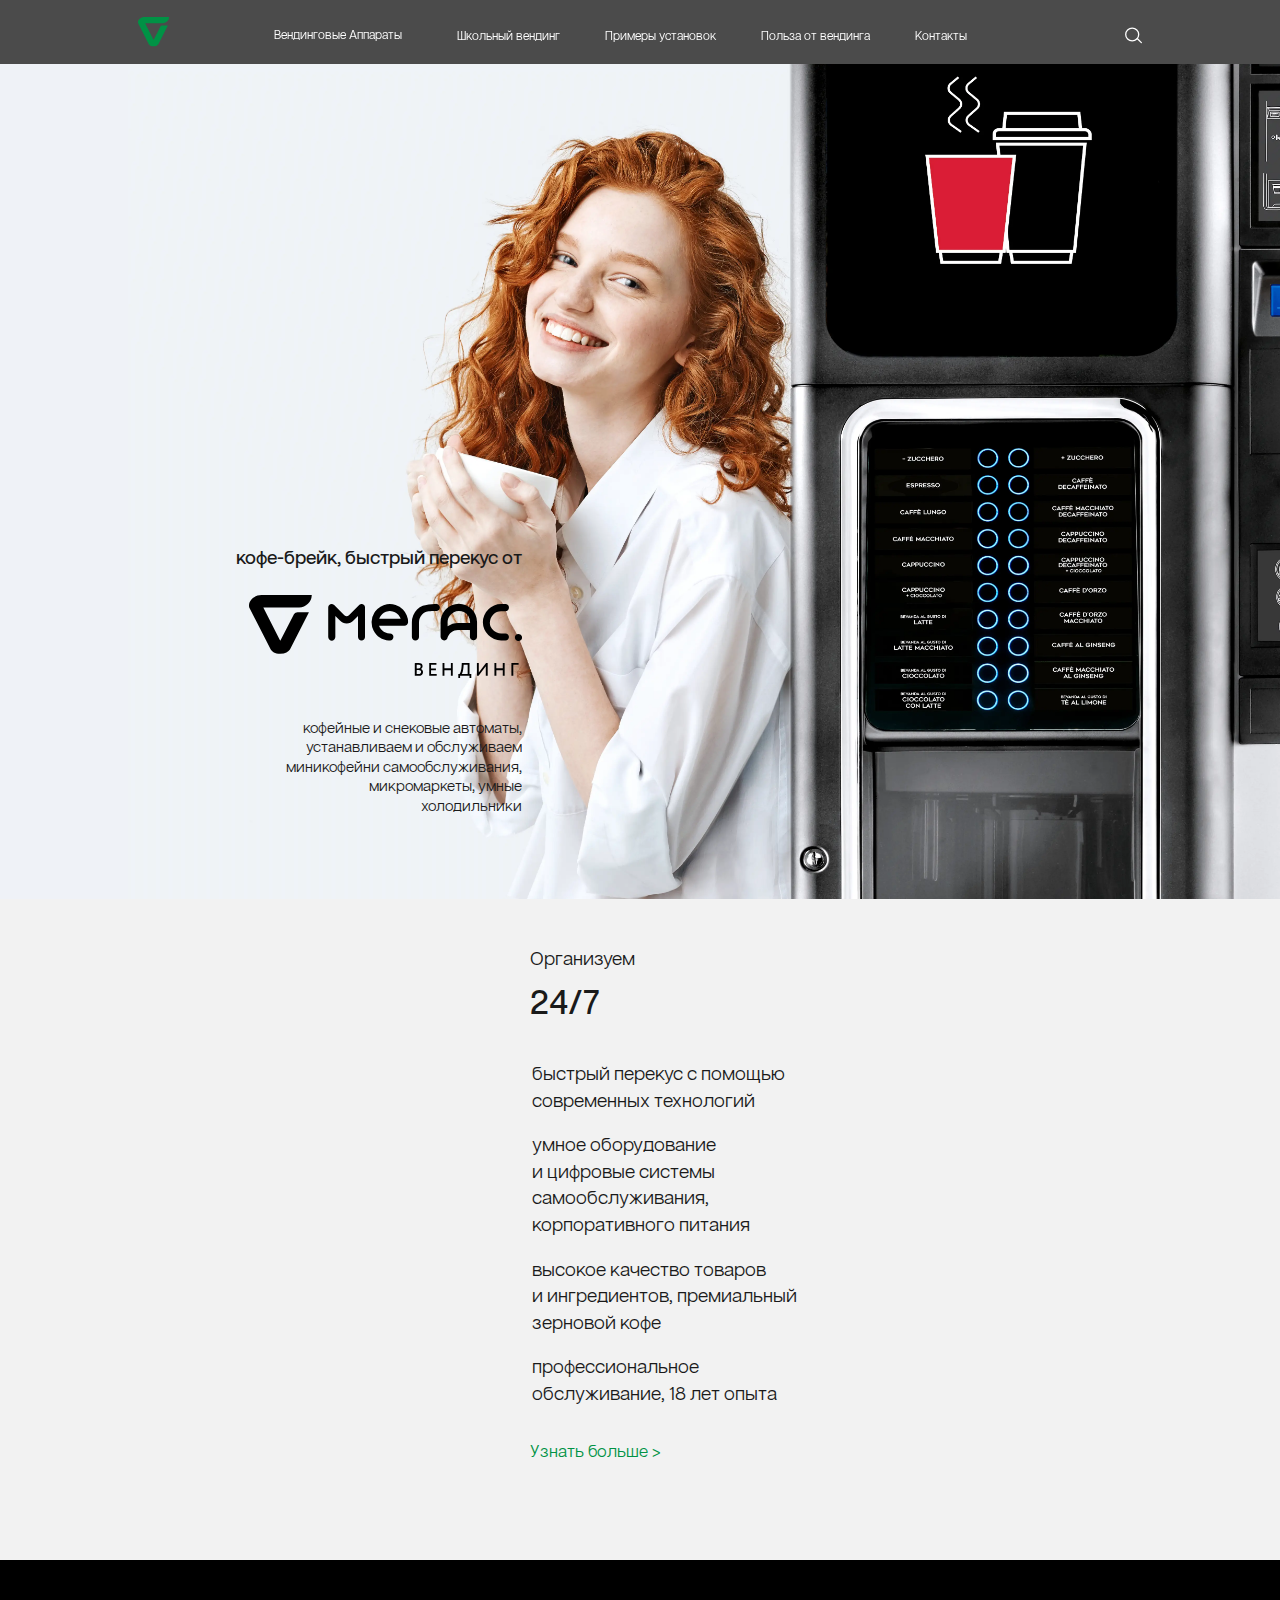
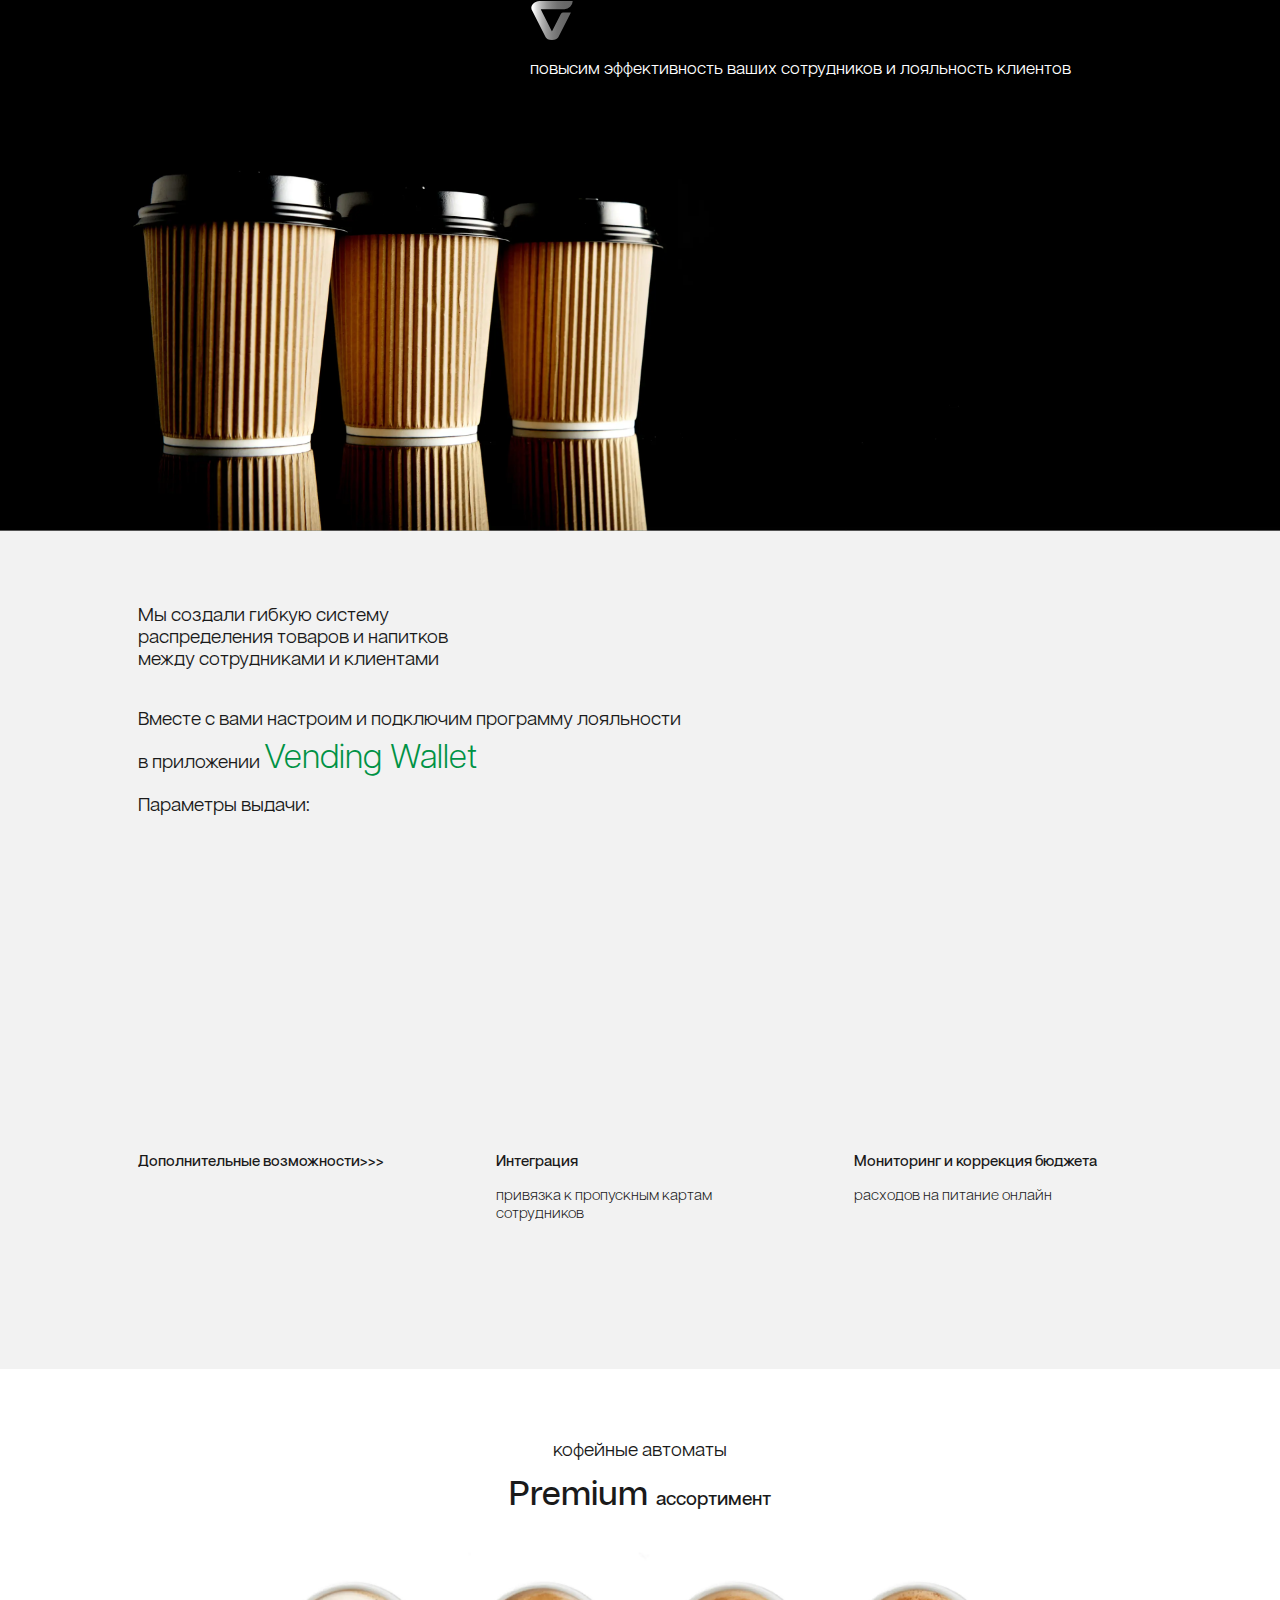
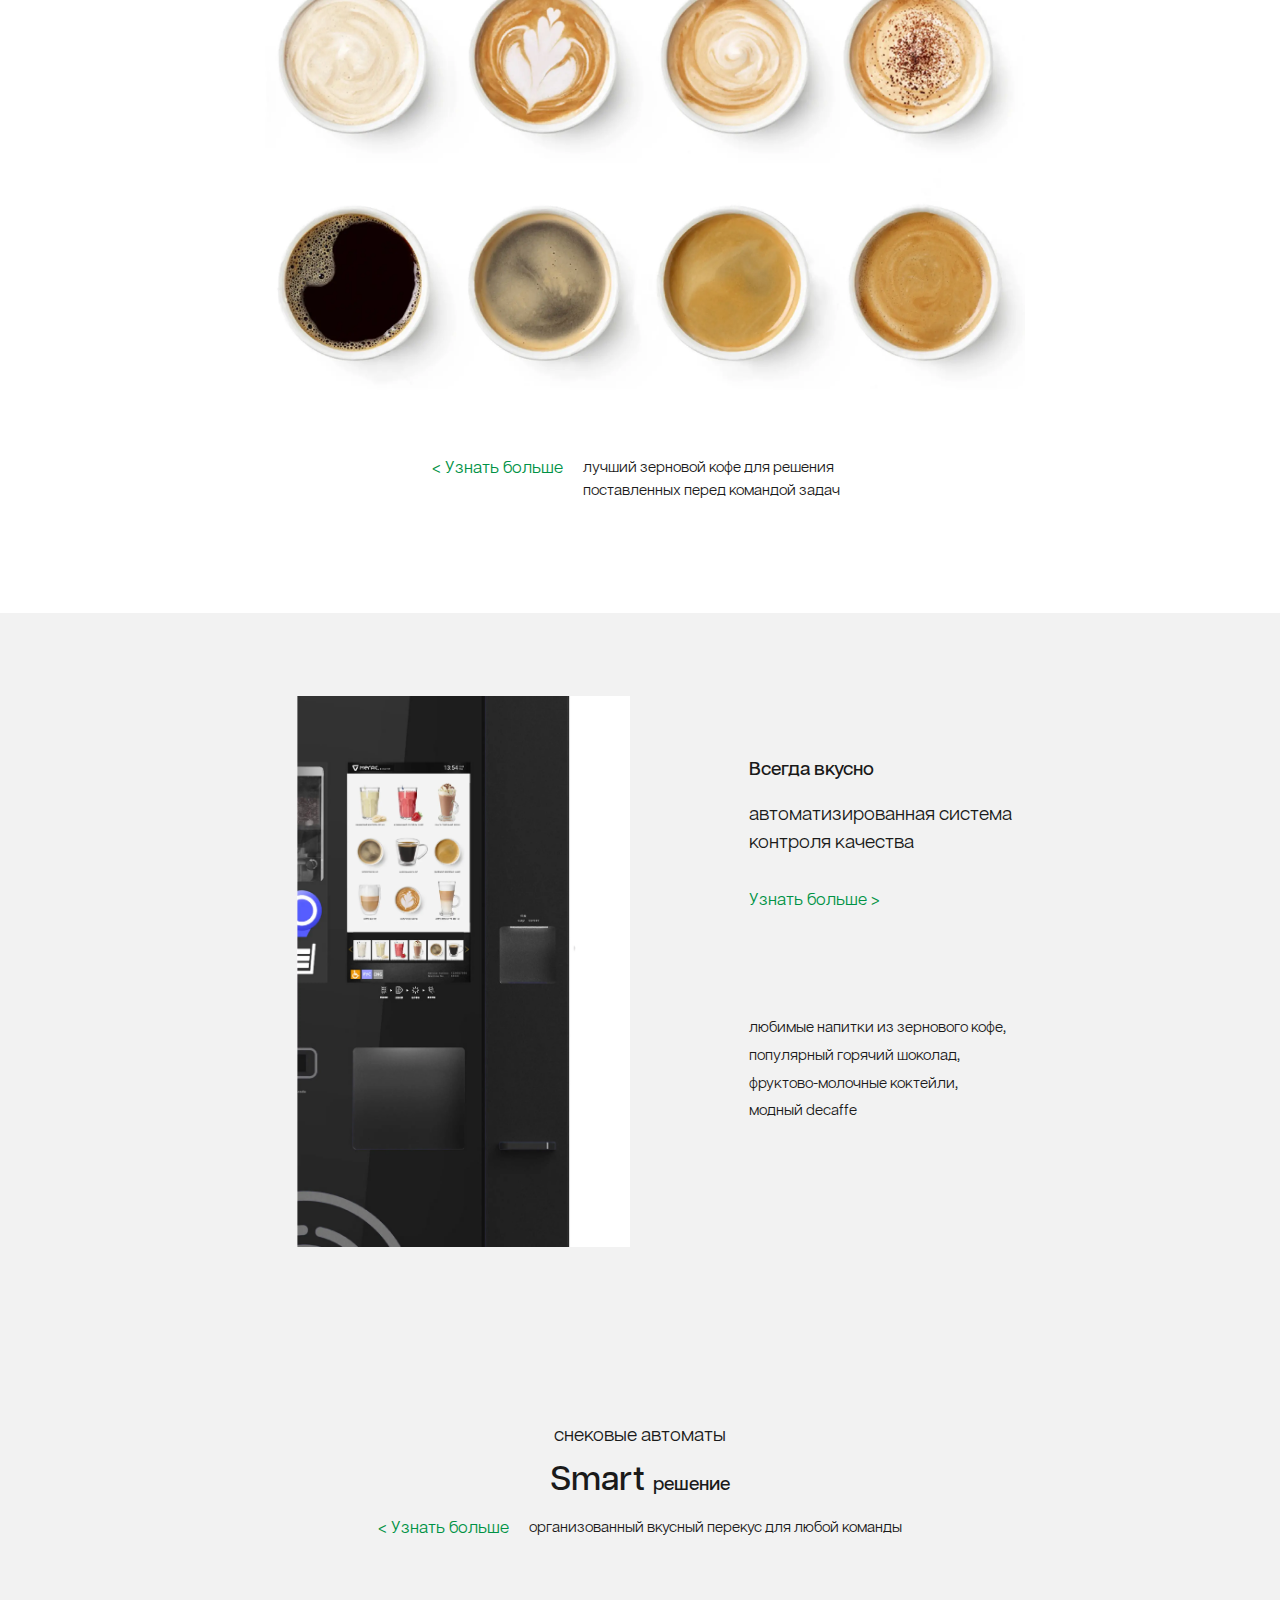
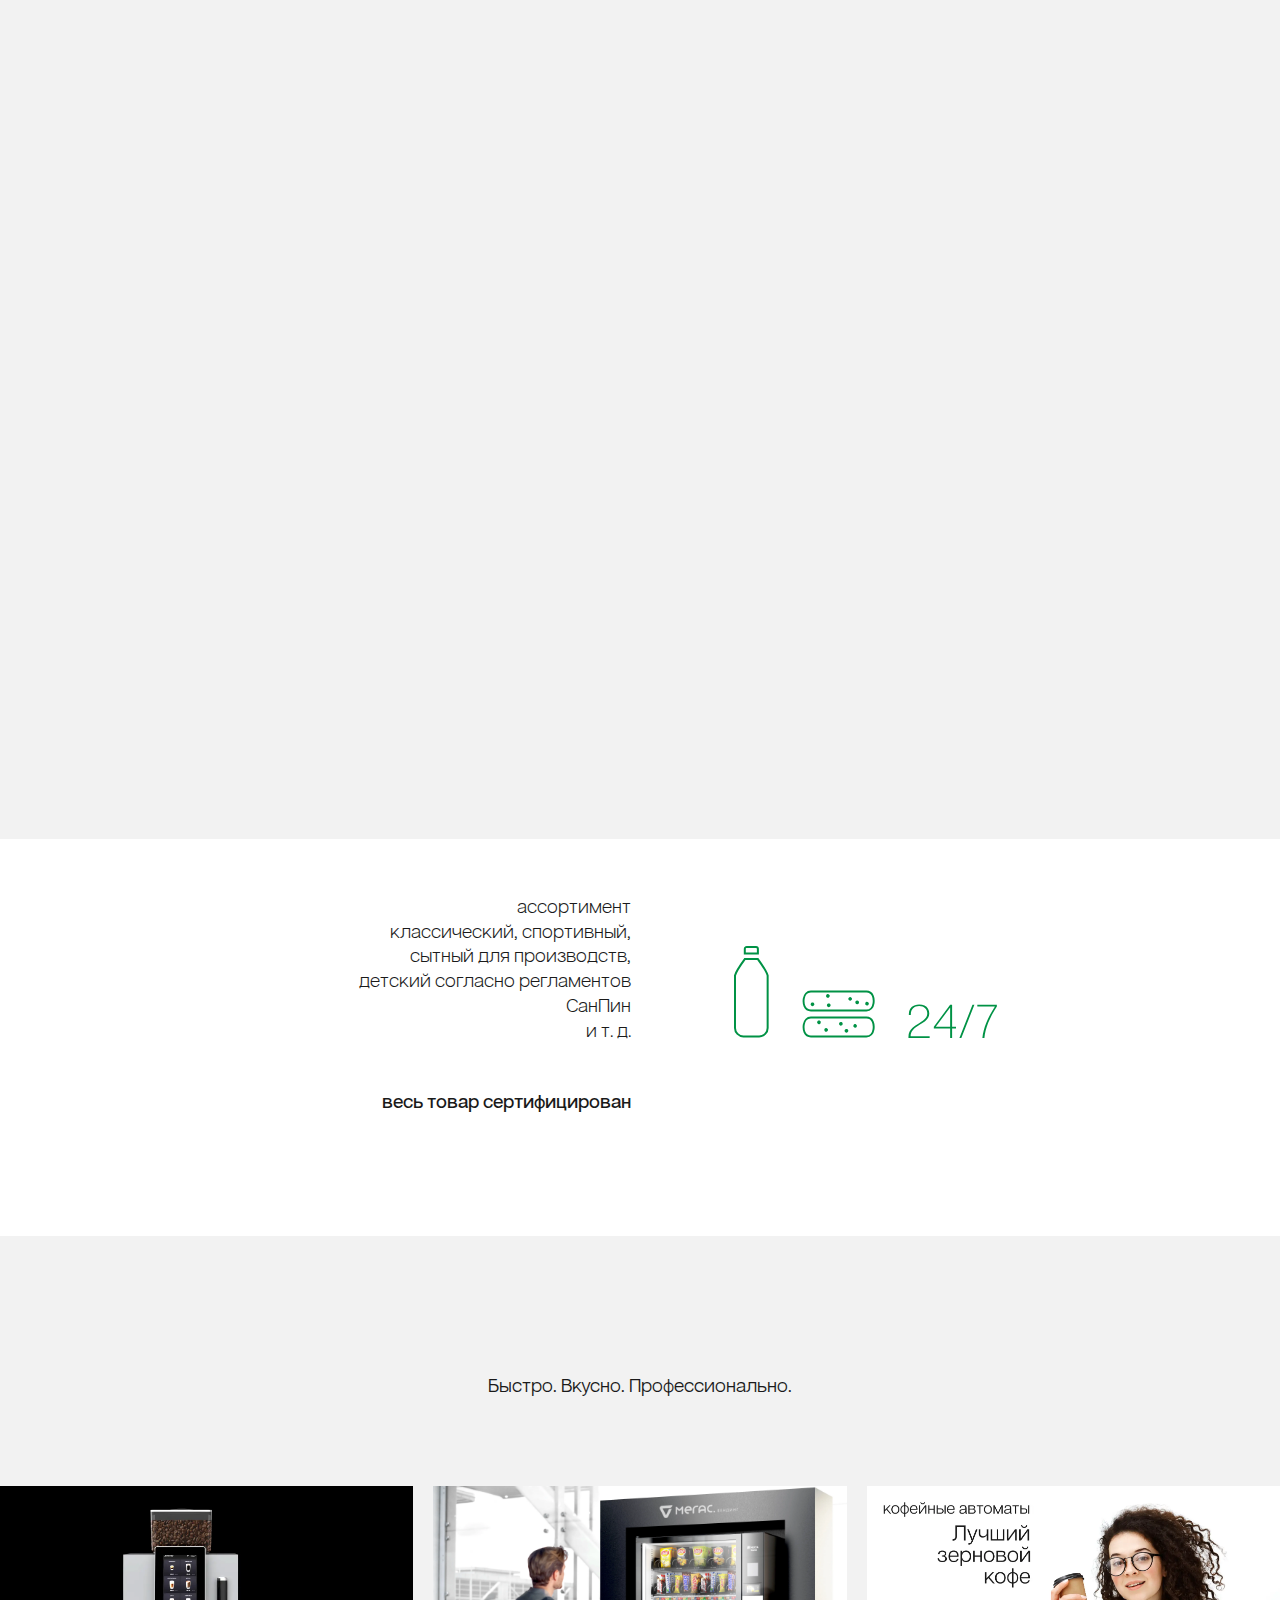
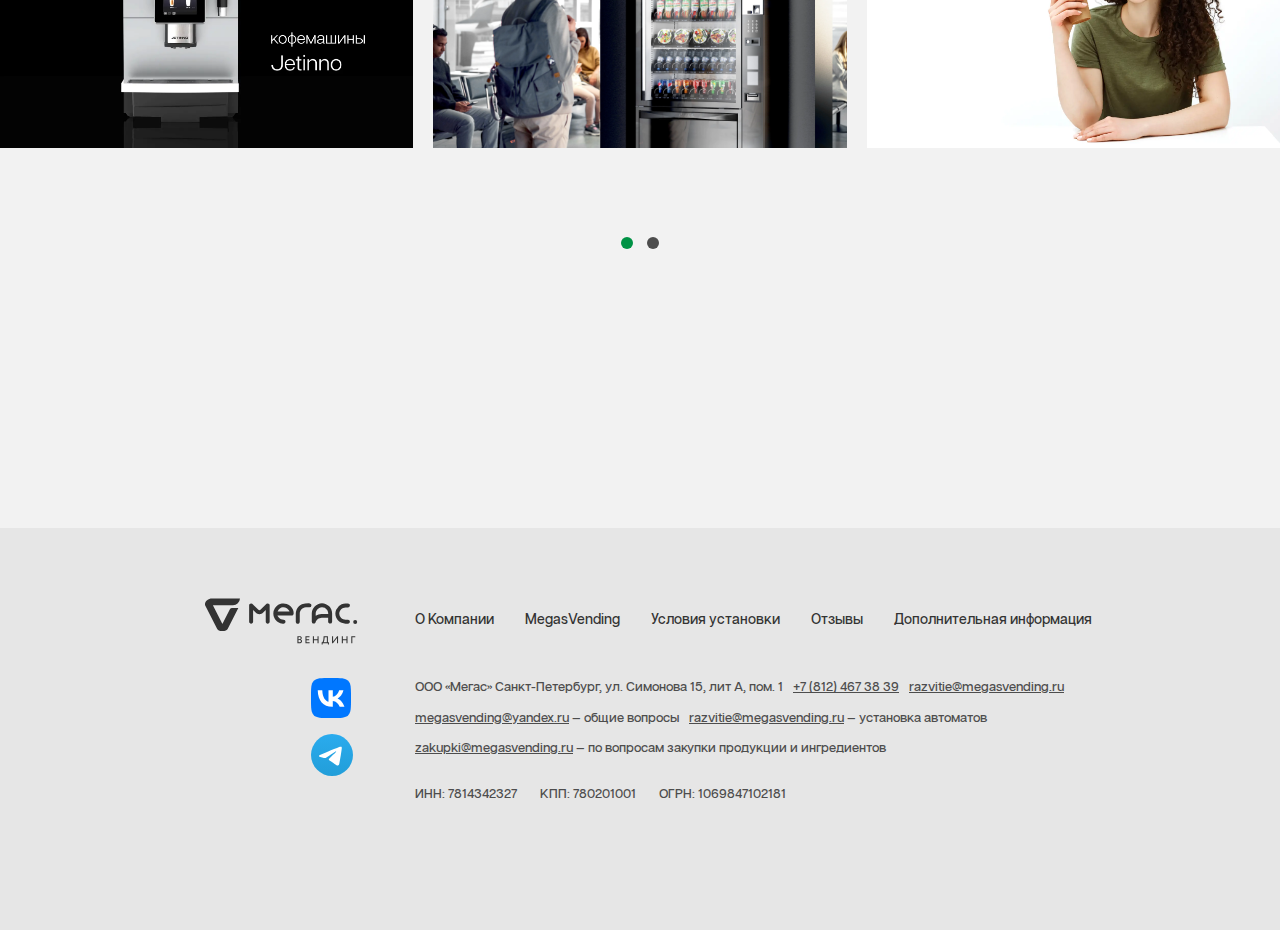
<file: index.html>
<!DOCTYPE html>
<html lang="ru">
  <head>
    <meta charset="utf-8">
    <title>Главная страница
    </title>
    <meta name="description" content="">
    <meta name="viewport" content="width=device-width, initial-scale=1.0">
    <link rel="icon" href="favicon.ico" sizes="16x16">
    <link rel="icon" href="favicon.ico" sizes="32x32">
    <link rel="icon" href="img/favicon/favicon.svg" type="image/svg+xml">
    <link rel="apple-touch-icon" sizes="180x180" href="img/favicon/apple-touch-icon.png">
    <link rel="icon" type="image/png" sizes="32x32" href="img/favicon/favicon-32x32.png">
    <link rel="icon" type="image/png" sizes="16x16" href="img/favicon/favicon-16x16.png">
    <link rel="manifest" href="favic.webmanifest">
    <meta name="msapplication-TileColor" content="#da532c">
    <meta name="theme-color" content="#ffffff">
    <link rel="mask-icon" href="img/favicon/safari-pinned-tab.svg" color="#5bbad5">
    <link rel="stylesheet" href="css/main.css">
  </head>
  <body>
    <main class="main">
      <header class="header header--dark">
        <div class="header__wrapper">
          <div class="header__body"><a href="index.html" class="header__logo"><img src="img/header-logo.svg" alt="alt"></a>
            <div class="header__menu menu-header">
              <button class="toggle-mnu">
                <svg width="19" height="19" viewBox="0 0 19 19" fill="none" xmlns="http://www.w3.org/2000/svg" class="toggle-mnu__close">
                  <path d="M1.24902 1.21875L17.6115 17.5812" stroke-width="1.6" stroke-miterlimit="10" stroke-linecap="round"></path>
                  <path d="M1.25 17.5811L17.6125 1.21859" stroke-width="1.6" stroke-miterlimit="10" stroke-linecap="round"></path>
                </svg>
                <svg width="25" height="17" viewBox="0 0 25 17" fill="none" xmlns="http://www.w3.org/2000/svg" class="toggle-mnu__burger">
                  <path d="M0.860352 1.3999H24.0004" stroke-width="1.6" stroke-miterlimit="10" stroke-linecap="round"></path>
                  <path d="M0.860352 8.3999H24.0004" stroke-width="1.6" stroke-miterlimit="10" stroke-linecap="round"></path>
                  <path d="M0.860352 15.3999H24.0004" stroke-width="1.6" stroke-miterlimit="10" stroke-linecap="round"></path>
                </svg>
              </button>
              <nav class="menu-header__body menu mulilevel-nav">
                <ul class="menu__list">
                  <li data-dropdowned data-dropdowned-parent data-dropdown-icon class="menu-list__item menu__item"><span class="menu__link">Вендинговые Аппараты</span>
                    <ul class="submenu-list">
                      <li class="submenu-list__item"><a href="devices.html" class="submenu-list__link">Кофейные автоматы</a></li>
                      <li class="submenu-list__item"><a href="devices.html#snack-machines" class="submenu-list__link">Снековые автоматы</a></li>
                      <li class="submenu-list__item"><a href="devices.html#cocktail" class="submenu-list__link">Коктейльные автоматы</a></li>
                      <li class="submenu-list__item"><a href="school.html#cacao-zone" class="submenu-list__link">Детские какао – автоматы</a></li>
                      <li class="submenu-list__item"><a href="devices.html#smartmarkets" class="submenu-list__link">Смартмаркеты</a></li>
                      <li class="submenu-list__item"><a href="devices.html#coffee-points" class="submenu-list__link">Кофе поинты</a></li>
                      <li class="submenu-list__item"><a href="devices.html#cosy" class="submenu-list__link">Уличные кофейни</a></li>
                    </ul>
                  </li>
                  <li class="menu__item"><a href="school.html" class="menu__link">Школьный вендинг</a>
                  </li>
                  <li class="menu__item"><a href="examples.html" class="menu__link">Примеры установок</a>
                  </li>
                  <li class="menu__item"><a href="benefit.html" class="menu__link">Польза от вендинга</a>
                  </li>
                  <li class="menu__item"><a href="contacts.html" class="menu__link">Контакты</a>
                  </li>
                </ul>
              </nav>
            </div>
            <button type="button" class="header__search-button">
              <svg viewBox="0 0 21 20" fill="none" xmlns="http://www.w3.org/2000/svg">
                <path d="M9.34021 16.3798C13.5597 16.3798 16.9802 13.013 16.9802 8.85984C16.9802 4.70666 13.5597 1.33984 9.34021 1.33984C5.12075 1.33984 1.7002 4.70666 1.7002 8.85984C1.7002 13.013 5.12075 16.3798 9.34021 16.3798Z" stroke="white" stroke-width="1.5" stroke-miterlimit="10"></path>
                <path d="M15.2803 13.5996L20.0902 18.3396" stroke="white" stroke-width="1.5" stroke-miterlimit="10" stroke-linecap="round"></path>
              </svg>
            </button>
          </div>
        </div>
        <div class="header__serch-area">
          <div class="__wrapper">
            <form action="#" class="header__serch-form serch-form-header">
              <label class="serch-form-header__label">
                <button type="submit" class="serch-form-header__submit"><img src="img/icons/search-black.svg" alt="alt"></button>
                <input autocomplete="off" type="text" name="" placeholder="Поиск" class="serch-form-header__input">
              </label>
            </form>
          </div>
        </div>
      </header>
      <div class="main-content">
        <div data-fab-fade class="hero">
          <div class="hero__wrapper">
            <div class="hero__content">
              <div class="hero__slogan">кофе-брейк, быстрый перекус от</div>
              <div class="hero__logo"><img src="img/logo-black.svg" alt="alt"></div>
              <p class="hero__text">кофейные и снековые автоматы,<br>устанавливаем и обслуживаем<br>миникофейни самообслуживания,<br>микромаркеты, умные <br>холодильники</p>
            </div>
          </div>
          <div class="hero__image _fit"><picture><source srcset="img/hero-img.webp" type="image/webp"><img src="img/hero-img.jpg" alt="alt" class="_fit-img"></picture></div>
        </div>
        <section class="organize">
          <div class="organize__wrapper">
            <div class="heading">
              <div class="heading__subtitle">Организуем</div>
              <h2 class="heading__title organize__title">24/7</h2>
            </div>
            <div class="organize__options">
              <article class="organize__option option-organize organize__option--medal">
                <div data-trigger style="transition-delay:0s" class="option-organize__icon"><img src="img/organize/1.svg" alt="alt"></div>
                <div class="option-organize__text">быстрый перекус с помощью современных технологий</div>
              </article>
              <article class="organize__option option-organize organize__option--hand">
                <div data-trigger style="transition-delay:0.1s" class="option-organize__icon"><img src="img/organize/2.svg" alt="alt"></div>
                <div class="option-organize__text">умное оборудование <br>и цифровые системы самообслуживания, корпоративного питания</div>
              </article>
              <article class="organize__option option-organize organize__option--rost">
                <div data-trigger style="transition-delay:0.2s" class="option-organize__icon option-organize__icon--rost"><img src="img/organize/3.svg" alt="alt"></div>
                <div class="option-organize__text">высокое качество товаров <br>и ингредиентов, премиальный зерновой кофе</div>
              </article>
              <article class="organize__option option-organize organize__option--medal">
                <div data-trigger style="transition-delay:0.30000000000000004s" class="option-organize__icon"><img src="img/organize/4.svg" alt="alt"></div>
                <div class="option-organize__text">профессиональное обслуживание, 18 лет опыта</div>
              </article>
            </div>
            <div class="organize__bottom"><a href="why.html" class="btn">Узнать больше ></a></div>
          </div>
        </section>
        <div class="system">
          <div class="system__top">
            <div class="system__wrapper system__top-wrapper">
              <div class="system__heading">
                <div class="system__logo"><img src="img/logo-grad.svg" alt="alt"></div>
                <div class="system__text">повысим эффективность ваших сотрудников и лояльность клиентов</div>
              </div>
            </div>
            <div class="system__image">
              <div class="system__picture _fit"><picture><source srcset="img/system/system-img-lg.webp" type="image/webp"><img src="img/system/system-img-lg.jpg" alt="alt" class="_fit-img"></picture></div>
            </div>
          </div>
          <div class="system__content">
            <div class="system__wrapper">
              <div class="system__descr descr-system">
                <p class="descr-system__chapter">Мы создали гибкую систему распределения товаров и напитков между сотрудниками и клиентами</p>
                <p class="descr-system__app">Вместе с вами настроим и подключим программу лояльности <br>в приложении <span>Vending Wallet</span> </p>
                <div class="parameters-title">Параметры выдачи:</div>
              </div>
              <div class="system__items">
                <article data-trigger style="transition-delay:-0.2s;" class="system__item item-system">
                  <div class="item-system__icon item-system__icon--clock"><img src="img/system/1.svg" alt="alt"></div>
                  <div class="item-system__title">Время, дата и период выдачи</div>
                  <p class="item-system__text">например, бесплатно в дни общих собраний или до начала рабочего дня для поддержания дисциплины</p>
                </article>
                <article data-trigger style="transition-delay:0s;" class="system__item item-system">
                  <div class="item-system__icon item-system__icon--user"><img src="img/system/2.svg" alt="alt"></div>
                  <div class="item-system__title">Тип бонуса</div>
                  <p class="item-system__text">бесплатный товар, скидка или кэшбек для определенных людей, групп или всех сотрудников в виде поощрения</p>
                </article>
                <article data-trigger style="transition-delay:0.2s;" class="system__item item-system">
                  <div class="item-system__icon item-system__icon--time"><img src="img/system/3.svg" alt="alt"></div>
                  <div class="item-system__title">Лимит</div>
                  <p class="item-system__text">групповой и индивидуальный, <br>на день и на месяц</p>
                </article>
                <article class="system__item system__item--title item-system">
                  <div class="item-system__icon item-system__icon--circle">
                  </div>
                  <div class="item-system__title">Дополнительные <br>возможности>>></div>
                </article>
                <article class="system__item item-system">
                  <div class="item-system__icon item-system__icon--circle">
                    <div class="item-system__circle"></div>
                  </div>
                  <div class="item-system__title">Интеграция</div>
                  <p class="item-system__text">привязка к пропускным картам сотрудников</p>
                </article>
                <article class="system__item item-system">
                  <div class="item-system__icon item-system__icon--circle">
                    <div class="item-system__circle"></div>
                  </div>
                  <div class="item-system__title">Мониторинг и коррекция бюджета</div>
                  <p class="item-system__text">расходов на питание онлайн</p>
                </article>
              </div>
            </div>
          </div>
        </div>
        <section class="premium wht-bg">
          <div class="premium__wrapper">
            <div class="heading text-center">
              <div class="heading__subtitle">кофейные автоматы</div>
              <h2 class="heading__title premium__title">Premium <span>ассортимент</span></h2>
            </div>
            <div class="premium__image"><picture><source srcset="img/premium-img-lg.webp" type="image/webp"><img src="img/premium-img-lg.jpg" alt="alt"></picture></div>
            <div class="premium__bottom">
              <div class="premium__link"><a href="benefit.html" class="btn">< Узнать больше</a></div>
              <div class="premium__text">
                <p>лучший зерновой кофе для решения поставленных перед командой задач</p>
              </div>
            </div>
          </div>
        </section>
        <div class="solutions">
          <div class="solutions__wrapper solutions__wrapper--top">
            <div class="solutions__image _fit"><picture><source srcset="img/solutions-img-lg.webp" type="image/webp"><img src="img/solutions-img-lg.jpg" alt="alt" class="_fit-img"></picture></div>
            <div class="solutions__content">
              <div class="solutions__block">
                <div class="solutions__slogan">Всегда вкусно</div>
                <p class="solutions__descr">автоматизированная система контроля качества</p><a href="why.html" class="btn">Узнать больше ></a>
              </div>
              <p class="solutions__note">любимые напитки из зернового кофе, популярный горячий шоколад, <br>фруктово-молочные коктейли, <br>модный decaffe</p>
            </div>
          </div>
        </div>
        <section class="smart gray-bg">
          <div class="smart__wrapper">
            <div class="heading text-center">
              <div class="heading__subtitle">снековые автоматы</div>
              <h2 class="heading__title smart__title">Smart <span>решение</span></h2>
            </div>
            <div class="smart__content">
              <div class="smart__link"><a href="devices.html#snack-machines" class="btn">< Узнать больше</a></div>
              <div class="smart__text">
                <p>организованный вкусный перекус для любой команды</p>
              </div>
            </div>
          </div>
          <div style="background-image: url(img/smart-img.jpg);" class="smart__image _fit">
          </div>
        </section>
        <div class="assortment wht-bg">
          <div class="assortment__wrapper">
            <div class="assortment__content">
              <div class="assortment__text">
                <p>ассортимент <br>классический, спортивный, <br>сытный для производств, <br>детский согласно регламентов <br>СанПин <br>и т. д.</p>
              </div>
              <div class="assortment__picts">
                <div class="assortment__pict"><img src="img/assortment/bottle.svg" alt="alt"></div>
                <div class="assortment__pict"><img src="img/assortment/snacks.svg" alt="alt"></div>
                <div class="assortment__shedule"><img src="img/assortment/schedule.svg" alt="alt"></div>
              </div>
            </div>
            <div class="assortment__bottom">весь товар сертифицирован</div>
          </div>
        </div>
        <section class="main-slider gray-bg">
          <div class="main-slider__wrapper">
            <h2 class="main-slider__title text-center">Быстро. Вкусно. Профессионально.</h2>
          </div>
          <div class="main-slider__carousel main-carousel">
            <div class="tiny-carousel">
              <div class="tiny-sldr">
                <div class="main-carousel__slide"><a href="devices.html" class="main-carousel__slide-wrap _fit"><picture><source srcset="img/main-slider/lg/1.webp" type="image/webp"><img src="img/main-slider/lg/1.jpg" alt="alt" class="_fit-img"></picture></a></div>
                <div class="main-carousel__slide"><a href="examples.html" class="main-carousel__slide-wrap _fit"><picture><source srcset="img/main-slider/lg/2.webp" type="image/webp"><img src="img/main-slider/lg/2.jpg" alt="alt" class="_fit-img"></picture></a></div>
                <div class="main-carousel__slide"><a href="benefit.html" class="main-carousel__slide-wrap _fit"><picture><source srcset="img/main-slider/lg/3.webp" type="image/webp"><img src="img/main-slider/lg/3.jpg" alt="alt" class="_fit-img"></picture></a></div>
                <div class="main-carousel__slide"><a href="devices.html#opera-togo" class="main-carousel__slide-wrap _fit"><picture><source srcset="img/main-slider/lg/4.webp" type="image/webp"><img src="img/main-slider/lg/4.jpg" alt="alt" class="_fit-img"></picture></a></div>
                <div class="main-carousel__slide"><a href="school.html" class="main-carousel__slide-wrap _fit"><picture><source srcset="img/main-slider/lg/5.webp" type="image/webp"><img src="img/main-slider/lg/5.jpg" alt="alt" class="_fit-img"></picture></a></div>
              </div>
            </div>
          </div>
        </section>
      </div>
      <footer class="footer">
        <div class="footer__wrapper"><a href="index.html" class="footer__logo"><img src="img/logo-full.svg" alt="alt"></a>
          <nav class="footer__menu menu-footer">
            <ul class="menu-footer__list">
              <li class="menu-footer__item"><a href="about.html" class="menu-footer__link">О Компании</a>
              </li>
              <li class="menu-footer__item"><a href="why.html" class="menu-footer__link">MegasVending</a>
              </li>
              <li class="menu-footer__item"><a href="examples.html" class="menu-footer__link">Условия установки</a>
              </li>
              <li class="menu-footer__item"><a href="about.html" class="menu-footer__link">Отзывы</a>
              </li>
              <li class="menu-footer__item"><a href="template.html" class="menu-footer__link">Дополнительная информация</a>
              </li>
            </ul>
          </nav>
          <ul class="footer__socials socials-footer">
            <li class="socials-footer__item"><a href="#" class="socials-footer__link socials-footer__link--vk"><img src="img/socs/vk.svg" alt="alt"></a></li>
            <li class="socials-footer__item"><a href="#" class="socials-footer__link"><img src="img/socs/tgm.svg" alt="alt"></a></li>
          </ul>
          <div class="footer__info info-footer">
            <address class="info-footer__row info-footer__row--address">
              <div class="info-footer__col"><span>ООО «Мегас»</span> Санкт-Петербург, ул. Симонова 15, лит А, пом. 1</div>
              <div class="info-footer__col"><a href="tel:+78124673839">+7 (812) 467 38 39</a></div>
              <div class="info-footer__col"><a href="mailto:razvitie@megasvending.ru">razvitie@megasvending.ru</a></div>
            </address>
            <div class="info-footer__row info-footer__row--questions">
              <div class="info-footer__col"><a href="mailto:megasvending@yandex.ru">megasvending@yandex.ru</a> — общие вопросы</div>
              <div class="info-footer__col"><a href="mailto:zakupki@megasvending.ru">razvitie@megasvending.ru</a> — установка автоматов </div>
            </div>
            <div class="info-footer__row">
              <div class="info-footer__col"><a href="mailto:zakupki@megasvending.ru">zakupki@megasvending.ru</a> — по вопросам закупки продукции и ингредиентов</div>
            </div>
            <div class="footer__inns">
              <div class="footer__inns-item">ИНН: 7814342327</div>
              <div class="footer__inns-item">КПП: 780201001</div>
              <div class="footer__inns-item">ОГРН: 1069847102181</div>
            </div>
          </div>
        </div>
      </footer>
    </main>
    <div class="blur"></div>
    <div class="submenu-cover"></div>
    <div class="fab">
      <nav class="fab__list">
        <!-- - for (var i=0; i < 4; i++)--><a href="#" class="fab__link fab__link--wa"><img src="img/messengers/1.svg" alt="alt"></a><a href="#" class="fab__link fab__link--tg"><img src="img/messengers/2.svg" alt="alt"></a><a href="#" class="fab__link fab__link--mail"><img src="img/messengers/3.svg" alt="alt"></a><a href="#" class="fab__link fab__link--chat"><img src="img/messengers/4.svg" alt="alt"></a><a href="#" class="fab__link fab__link--smart"><img src="img/messengers/5.svg" alt="alt"></a>
      </nav>
      <button type="button" class="fab__cross"><img src="img/messengers/cross.svg" alt="alt"></button>
      <button type="button" class="fab__phone"><img src="img/fab/call.svg" alt="alt"></button>
      <button type="button" class="fab__drive"><img src="img/fab/test-drive.svg" alt="alt"></button>
    </div>
    <script src="js/libs/service-functions/remove-class.js"></script>
    <script src="js/libs/service-functions/siblings.js"></script>
    <script src="js/libs/service-functions/mobileDetect.js"></script>
    
    
    <script src="js/libs/multilevel-dropdown/multidropdown.js"></script>
    
    
    <script src="js/libs/tiny-slider/dist/min/tiny-slider.js"></script>
    <script src="js/libs/scrollTrigger/ScrollTrigger.js"></script>
    <script src="js/common.js"></script>
  </body>
</html>
</file>
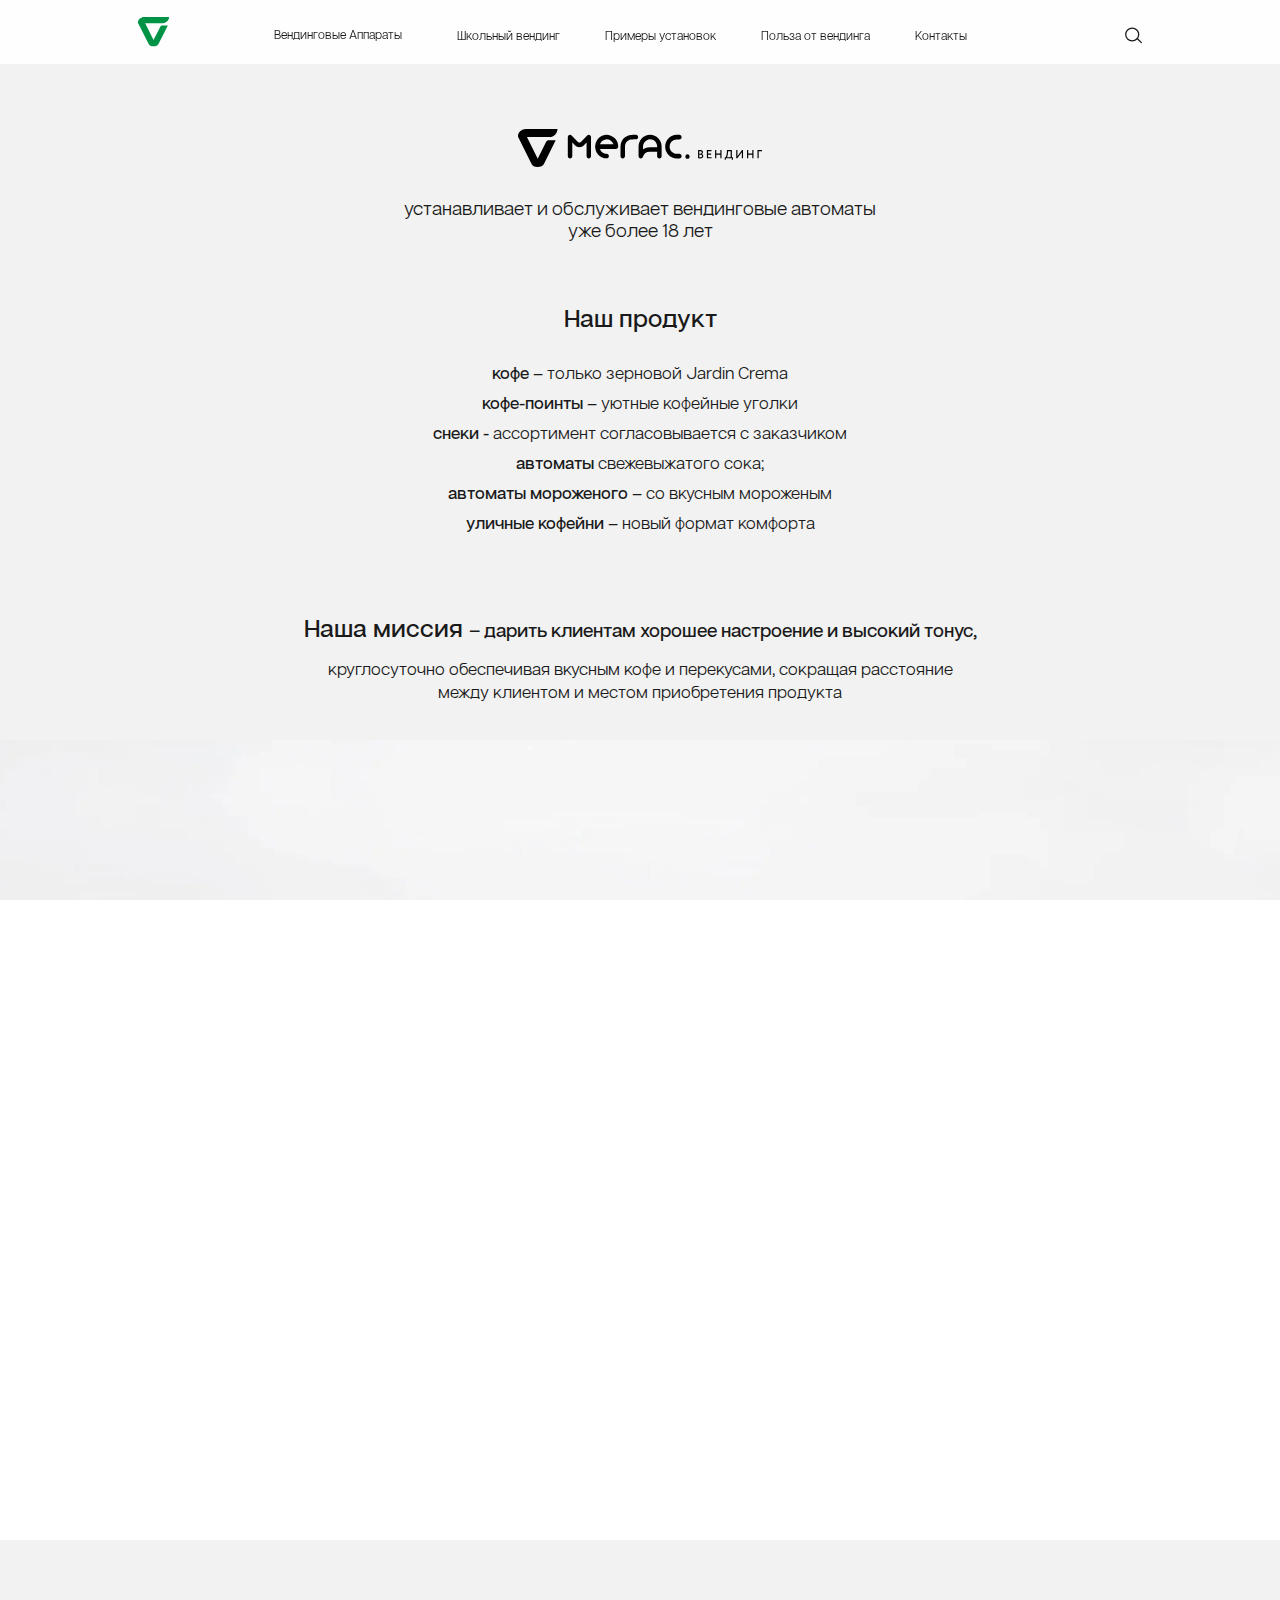
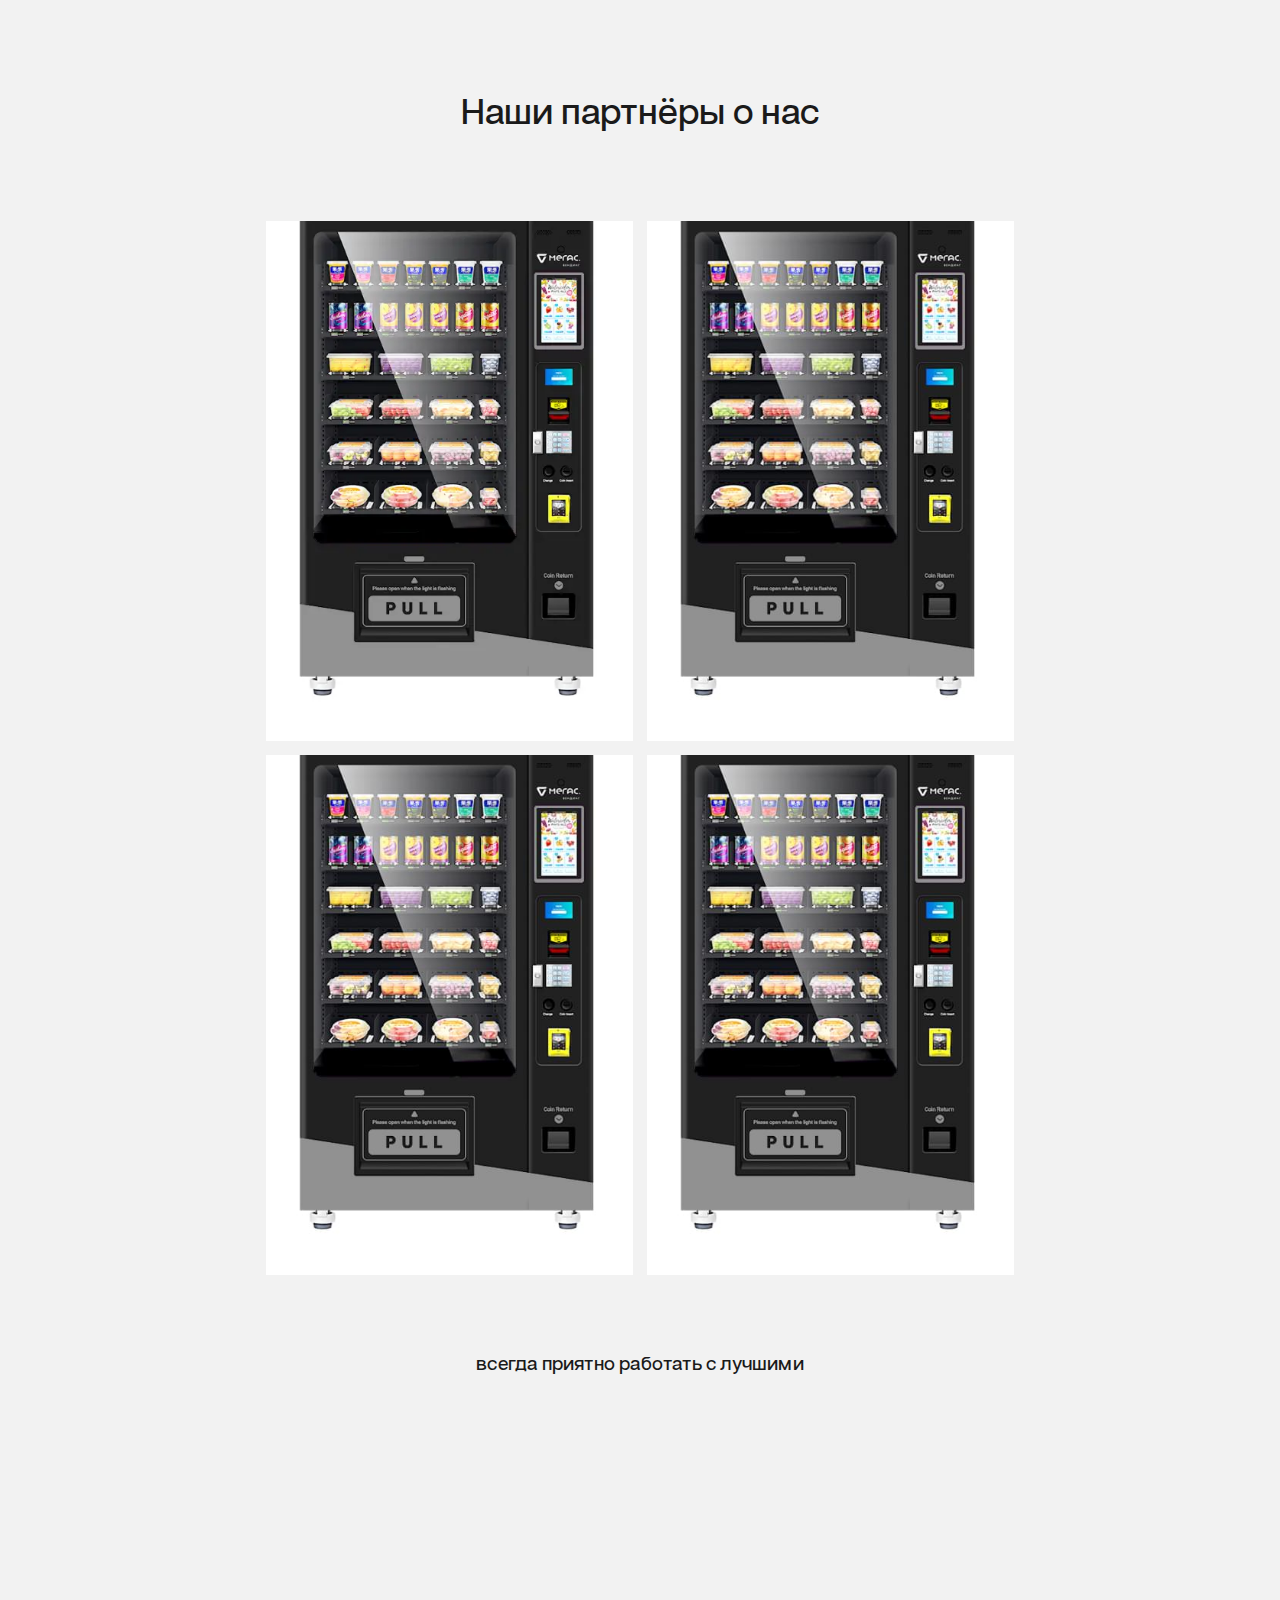
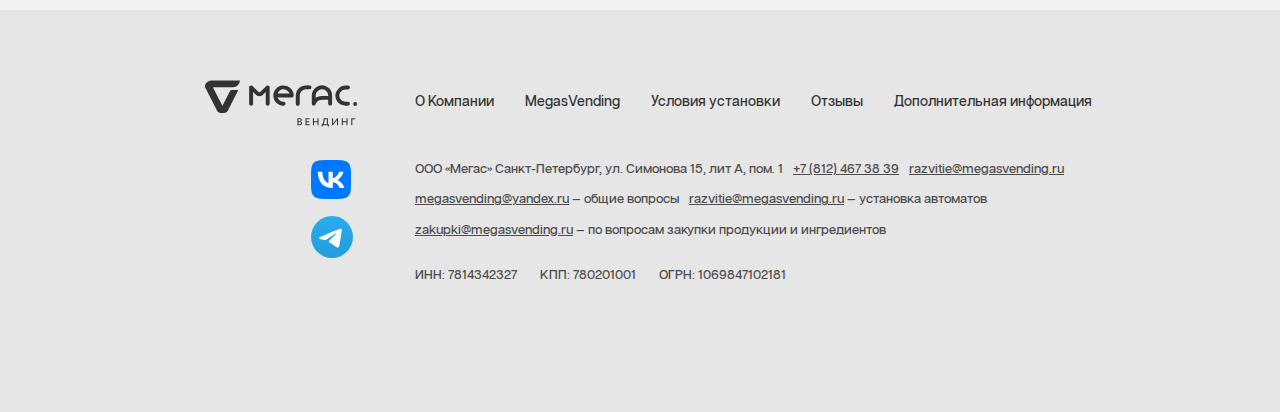
<file: about.html>
<!DOCTYPE html>
<html lang="ru">
  <head>
    <meta charset="utf-8">
    <title>О компании
    </title>
    <meta name="description" content="">
    <meta name="viewport" content="width=device-width, initial-scale=1.0">
    <link rel="icon" href="favicon.ico" sizes="16x16">
    <link rel="icon" href="favicon.ico" sizes="32x32">
    <link rel="icon" href="img/favicon/favicon.svg" type="image/svg+xml">
    <link rel="apple-touch-icon" sizes="180x180" href="img/favicon/apple-touch-icon.png">
    <link rel="icon" type="image/png" sizes="32x32" href="img/favicon/favicon-32x32.png">
    <link rel="icon" type="image/png" sizes="16x16" href="img/favicon/favicon-16x16.png">
    <link rel="manifest" href="favic.webmanifest">
    <meta name="msapplication-TileColor" content="#da532c">
    <meta name="theme-color" content="#ffffff">
    <link rel="mask-icon" href="img/favicon/safari-pinned-tab.svg" color="#5bbad5">
    <link rel="stylesheet" href="css/main.css">
  </head>
  <body>
    <div id="wrapper-for-scroll-fix">
      <main class="main">
        <header class="header header--fixed">
          <div class="header__wrapper">
            <div class="header__body"><a href="index.html" class="header__logo"><img src="img/header-logo.svg" alt="alt"></a>
              <div class="header__menu menu-header">
                <button class="toggle-mnu">
                  <svg width="19" height="19" viewBox="0 0 19 19" fill="none" xmlns="http://www.w3.org/2000/svg" class="toggle-mnu__close">
                    <path d="M1.24902 1.21875L17.6115 17.5812" stroke-width="1.6" stroke-miterlimit="10" stroke-linecap="round"></path>
                    <path d="M1.25 17.5811L17.6125 1.21859" stroke-width="1.6" stroke-miterlimit="10" stroke-linecap="round"></path>
                  </svg>
                  <svg width="25" height="17" viewBox="0 0 25 17" fill="none" xmlns="http://www.w3.org/2000/svg" class="toggle-mnu__burger">
                    <path d="M0.860352 1.3999H24.0004" stroke-width="1.6" stroke-miterlimit="10" stroke-linecap="round"></path>
                    <path d="M0.860352 8.3999H24.0004" stroke-width="1.6" stroke-miterlimit="10" stroke-linecap="round"></path>
                    <path d="M0.860352 15.3999H24.0004" stroke-width="1.6" stroke-miterlimit="10" stroke-linecap="round"></path>
                  </svg>
                </button>
                <nav class="menu-header__body menu mulilevel-nav">
                  <ul class="menu__list">
                    <li data-dropdowned data-dropdowned-parent data-dropdown-icon class="menu-list__item menu__item"><span class="menu__link">Вендинговые Аппараты</span>
                      <ul class="submenu-list">
                        <li class="submenu-list__item"><a href="devices.html" class="submenu-list__link">Кофейные автоматы</a></li>
                        <li class="submenu-list__item"><a href="devices.html#snack-machines" class="submenu-list__link">Снековые автоматы</a></li>
                        <li class="submenu-list__item"><a href="devices.html#cocktail" class="submenu-list__link">Коктейльные автоматы</a></li>
                        <li class="submenu-list__item"><a href="school.html#cacao-zone" class="submenu-list__link">Детские какао – автоматы</a></li>
                        <li class="submenu-list__item"><a href="devices.html#smartmarkets" class="submenu-list__link">Смартмаркеты</a></li>
                        <li class="submenu-list__item"><a href="devices.html#coffee-points" class="submenu-list__link">Кофе поинты</a></li>
                        <li class="submenu-list__item"><a href="devices.html#cosy" class="submenu-list__link">Уличные кофейни</a></li>
                      </ul>
                    </li>
                    <li class="menu__item"><a href="school.html" class="menu__link">Школьный вендинг</a>
                    </li>
                    <li class="menu__item"><a href="examples.html" class="menu__link">Примеры установок</a>
                    </li>
                    <li class="menu__item"><a href="benefit.html" class="menu__link">Польза от вендинга</a>
                    </li>
                    <li class="menu__item"><a href="contacts.html" class="menu__link">Контакты</a>
                    </li>
                  </ul>
                </nav>
              </div>
              <button type="button" class="header__search-button">
                <svg viewBox="0 0 21 20" fill="none" xmlns="http://www.w3.org/2000/svg">
                  <path d="M9.34021 16.3798C13.5597 16.3798 16.9802 13.013 16.9802 8.85984C16.9802 4.70666 13.5597 1.33984 9.34021 1.33984C5.12075 1.33984 1.7002 4.70666 1.7002 8.85984C1.7002 13.013 5.12075 16.3798 9.34021 16.3798Z" stroke="white" stroke-width="1.5" stroke-miterlimit="10"></path>
                  <path d="M15.2803 13.5996L20.0902 18.3396" stroke="white" stroke-width="1.5" stroke-miterlimit="10" stroke-linecap="round"></path>
                </svg>
              </button>
            </div>
          </div>
          <div class="header__serch-area">
            <div class="__wrapper">
              <form action="#" class="header__serch-form serch-form-header">
                <label class="serch-form-header__label">
                  <button type="submit" class="serch-form-header__submit"><img src="img/icons/search-black.svg" alt="alt"></button>
                  <input autocomplete="off" type="text" name="" placeholder="Поиск" class="serch-form-header__input">
                </label>
              </form>
            </div>
          </div>
        </header>
        <div class="main-content">
          <section data-fab-fade class="product">
            <div class="product__wrapper padding-inline-75">
              <div class="product__logo"><img src="img/logo-long.svg" alt="alt"></div>
              <div class="product__descr">устанавливает и обслуживает вендинговые автоматы <br>уже более 18 лет</div>
              <h1 class="product__title text-center">Наш продукт</h1>
              <div class="product__features">
                <div class="product__feature"><span>кофе – </span>только зерновой Jardin Crema</div>
                <div class="product__feature"><span>кофе-поинты – </span>уютные кофейные уголки</div>
                <div class="product__feature"><span>снеки - </span>ассортимент согласовывается с заказчиком</div>
                <div class="product__feature"><span>автоматы </span>свежевыжатого сока;</div>
                <div class="product__feature"><span>автоматы мороженого – </span>со вкусным мороженым</div>
                <div class="product__feature"><span>уличные кофейни – </span>новый формат комфорта</div>
              </div>
            </div>
          </section>
          <section class="mission">
            <div class="mission__wrapper padding-inline-75">
              <h2 class="mission__title text-center">Наша миссия <span>–  дарить клиентам хорошее настроение и&#160;высокий тонус,</span></h2>
              <p class="mission__descr"><span>–  дарить клиентам хорошее настроение и&#160;высокий тонус,</span> круглосуточно обеспечивая вкусным кофе и перекусами, сокращая расстояние между клиентом и&#160;местом приобретения продукта</p>
            </div>
            <div style="background-image: url(img/team-lg.jpg);" class="mission__image">
            </div>
          </section>
          <section class="partners">
            <div class="partners__wrapper padding-inline-75">
              <h2 class="partners__title text-center">Наши партнёры о нас</h2>
              <div class="partners__items"><a href="img/devices-page/buffets/buffet.jpg" class="partners__item image-modal _fit"><picture><source srcset="img/devices-page/buffets/buffet.webp" type="image/webp"><picture><source srcset="img/devices-page/buffets/buffet.webp" type="image/webp"><picture><source srcset="img/devices-page/buffets/buffet.webp" type="image/webp"><picture><source srcset="img/devices-page/buffets/buffet.webp" type="image/webp"><img src="img/devices-page/buffets/buffet.jpg" alt="alt" class="_fit-img"></picture></picture></picture></picture></a><a href="img/devices-page/buffets/buffet.jpg" class="partners__item image-modal _fit"><img src="img/devices-page/buffets/buffet.jpg" alt="alt" class="_fit-img"></a><a href="img/devices-page/buffets/buffet.jpg" class="partners__item image-modal _fit"><img src="img/devices-page/buffets/buffet.jpg" alt="alt" class="_fit-img"></a><a href="img/devices-page/buffets/buffet.jpg" class="partners__item image-modal _fit"><img src="img/devices-page/buffets/buffet.jpg" alt="alt" class="_fit-img"></a>
              </div>
              <div class="partners__bottom">
                <p>всегда приятно работать с лучшими</p>
              </div>
            </div>
          </section>
        </div>
        <footer class="footer">
          <div class="footer__wrapper"><a href="index.html" class="footer__logo"><img src="img/logo-full.svg" alt="alt"></a>
            <nav class="footer__menu menu-footer">
              <ul class="menu-footer__list">
                <li class="menu-footer__item"><a href="#" class="menu-footer__link">О Компании</a>
                </li>
                <li class="menu-footer__item"><a href="why.html" class="menu-footer__link">MegasVending</a>
                </li>
                <li class="menu-footer__item"><a href="examples.html" class="menu-footer__link">Условия установки</a>
                </li>
                <li class="menu-footer__item"><a href="#" class="menu-footer__link">Отзывы</a>
                </li>
                <li class="menu-footer__item"><a href="template.html" class="menu-footer__link">Дополнительная информация</a>
                </li>
              </ul>
            </nav>
            <ul class="footer__socials socials-footer">
              <li class="socials-footer__item"><a href="#" class="socials-footer__link socials-footer__link--vk"><img src="img/socs/vk.svg" alt="alt"></a></li>
              <li class="socials-footer__item"><a href="#" class="socials-footer__link"><img src="img/socs/tgm.svg" alt="alt"></a></li>
            </ul>
            <div class="footer__info info-footer">
              <address class="info-footer__row info-footer__row--address">
                <div class="info-footer__col"><span>ООО «Мегас»</span> Санкт-Петербург, ул. Симонова 15, лит А, пом. 1</div>
                <div class="info-footer__col"><a href="tel:+78124673839">+7 (812) 467 38 39</a></div>
                <div class="info-footer__col"><a href="mailto:razvitie@megasvending.ru">razvitie@megasvending.ru</a></div>
              </address>
              <div class="info-footer__row info-footer__row--questions">
                <div class="info-footer__col"><a href="mailto:megasvending@yandex.ru">megasvending@yandex.ru</a> — общие вопросы</div>
                <div class="info-footer__col"><a href="mailto:zakupki@megasvending.ru">razvitie@megasvending.ru</a> — установка автоматов </div>
              </div>
              <div class="info-footer__row">
                <div class="info-footer__col"><a href="mailto:zakupki@megasvending.ru">zakupki@megasvending.ru</a> — по вопросам закупки продукции и ингредиентов</div>
              </div>
              <div class="footer__inns">
                <div class="footer__inns-item">ИНН: 7814342327</div>
                <div class="footer__inns-item">КПП: 780201001</div>
                <div class="footer__inns-item">ОГРН: 1069847102181</div>
              </div>
            </div>
          </div>
        </footer>
      </main>
    </div>
    <div class="blur"></div>
    <div class="submenu-cover"></div>
    <div class="fab">
      <nav class="fab__list">
        <!-- - for (var i=0; i < 4; i++)--><a href="#" class="fab__link fab__link--wa"><img src="img/messengers/1.svg" alt="alt"></a><a href="#" class="fab__link fab__link--tg"><img src="img/messengers/2.svg" alt="alt"></a><a href="#" class="fab__link fab__link--mail"><img src="img/messengers/3.svg" alt="alt"></a><a href="#" class="fab__link fab__link--chat"><img src="img/messengers/4.svg" alt="alt"></a><a href="#" class="fab__link fab__link--smart"><img src="img/messengers/5.svg" alt="alt"></a>
      </nav>
      <button type="button" class="fab__cross"><img src="img/messengers/cross.svg" alt="alt"></button>
      <button type="button" class="fab__phone"><img src="img/fab/call.svg" alt="alt"></button>
      <button type="button" class="fab__drive"><img src="img/fab/test-drive.svg" alt="alt"></button>
    </div>
    <script src="js/libs/service-functions/remove-class.js"></script>
    <script src="js/libs/service-functions/siblings.js"></script>
    <script src="js/libs/service-functions/mobileDetect.js"></script>
    
    
    <script src="js/libs/multilevel-dropdown/multidropdown.js"></script>
    <script src="js/libs/service-functions/scrollWidth.js"></script>
    
    
    <!-- script(src="js/libs/tiny-slider/dist/min/tiny-slider.js")-->
    <script src="js/libs/VenoBox/dist/venobox.min.js"></script>
    <script src="js/common.js"></script>
  </body>
</html>
</file>
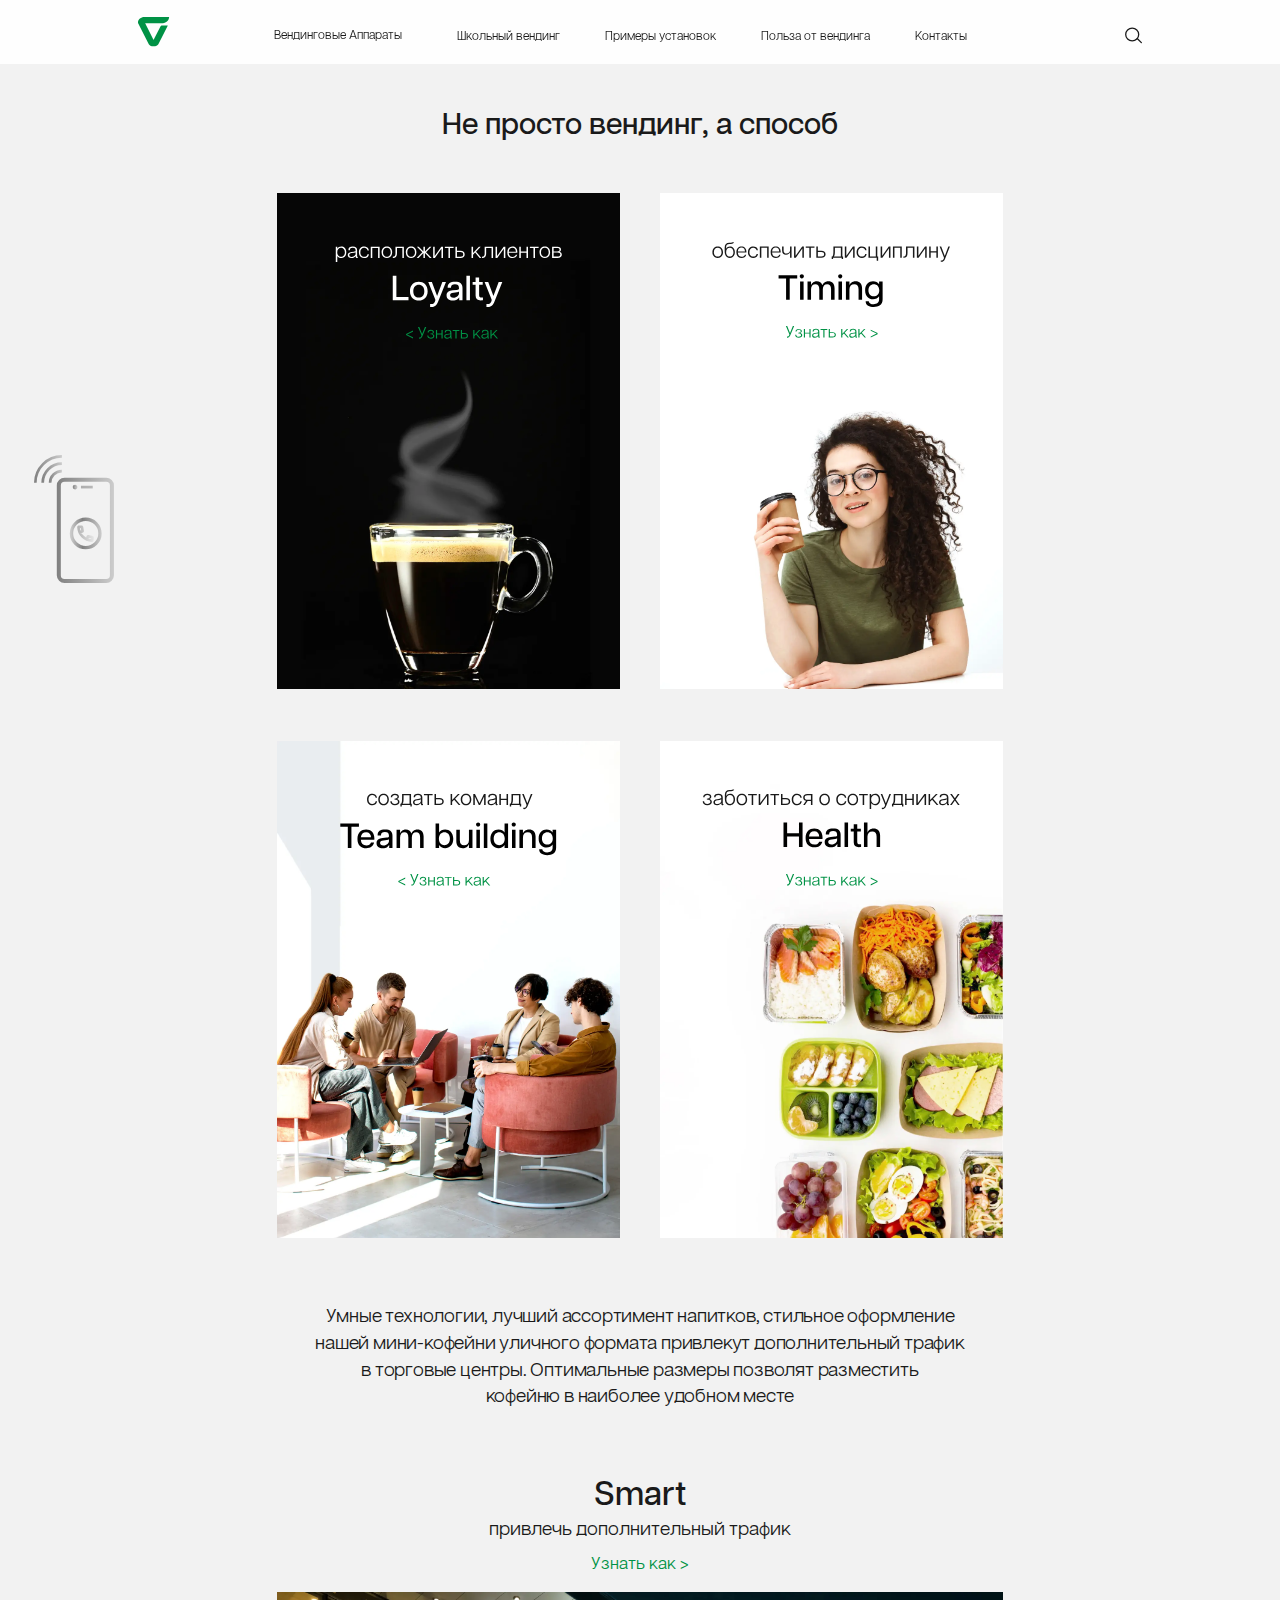
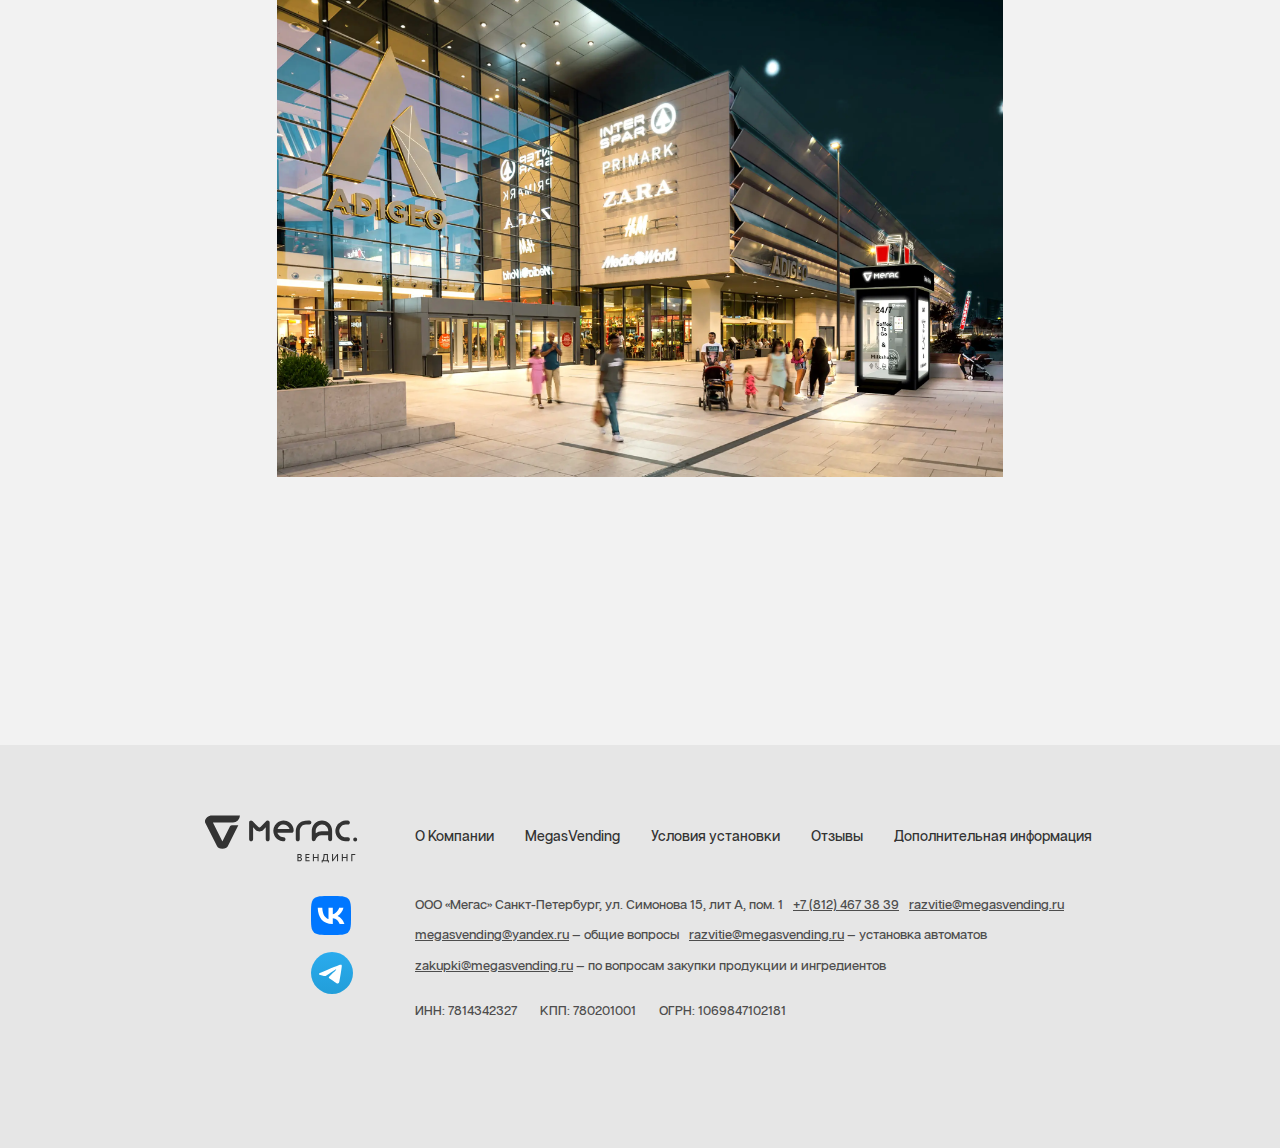
<file: benefit.html>
<!DOCTYPE html>
<html lang="ru">
  <head>
    <meta charset="utf-8">
    <title>Польза
    </title>
    <meta name="description" content="">
    <meta name="viewport" content="width=device-width, initial-scale=1.0">
    <link rel="icon" href="favicon.ico" sizes="16x16">
    <link rel="icon" href="favicon.ico" sizes="32x32">
    <link rel="icon" href="img/favicon/favicon.svg" type="image/svg+xml">
    <link rel="apple-touch-icon" sizes="180x180" href="img/favicon/apple-touch-icon.png">
    <link rel="icon" type="image/png" sizes="32x32" href="img/favicon/favicon-32x32.png">
    <link rel="icon" type="image/png" sizes="16x16" href="img/favicon/favicon-16x16.png">
    <link rel="manifest" href="favic.webmanifest">
    <meta name="msapplication-TileColor" content="#da532c">
    <meta name="theme-color" content="#ffffff">
    <link rel="mask-icon" href="img/favicon/safari-pinned-tab.svg" color="#5bbad5">
    <link rel="stylesheet" href="css/main.css">
  </head>
  <body>
    <main class="main">
      <header class="header">
        <div class="header__wrapper">
          <div class="header__body"><a href="index.html" class="header__logo"><img src="img/header-logo.svg" alt="alt"></a>
            <div class="header__menu menu-header">
              <button class="toggle-mnu">
                <svg width="19" height="19" viewBox="0 0 19 19" fill="none" xmlns="http://www.w3.org/2000/svg" class="toggle-mnu__close">
                  <path d="M1.24902 1.21875L17.6115 17.5812" stroke-width="1.6" stroke-miterlimit="10" stroke-linecap="round"></path>
                  <path d="M1.25 17.5811L17.6125 1.21859" stroke-width="1.6" stroke-miterlimit="10" stroke-linecap="round"></path>
                </svg>
                <svg width="25" height="17" viewBox="0 0 25 17" fill="none" xmlns="http://www.w3.org/2000/svg" class="toggle-mnu__burger">
                  <path d="M0.860352 1.3999H24.0004" stroke-width="1.6" stroke-miterlimit="10" stroke-linecap="round"></path>
                  <path d="M0.860352 8.3999H24.0004" stroke-width="1.6" stroke-miterlimit="10" stroke-linecap="round"></path>
                  <path d="M0.860352 15.3999H24.0004" stroke-width="1.6" stroke-miterlimit="10" stroke-linecap="round"></path>
                </svg>
              </button>
              <nav class="menu-header__body menu mulilevel-nav">
                <ul class="menu__list">
                  <li data-dropdowned data-dropdowned-parent data-dropdown-icon class="menu-list__item menu__item"><span class="menu__link">Вендинговые Аппараты</span>
                    <ul class="submenu-list">
                      <li class="submenu-list__item"><a href="devices.html" class="submenu-list__link">Кофейные автоматы</a></li>
                      <li class="submenu-list__item"><a href="devices.html#snack-machines" class="submenu-list__link">Снековые автоматы</a></li>
                      <li class="submenu-list__item"><a href="devices.html#cocktail" class="submenu-list__link">Коктейльные автоматы</a></li>
                      <li class="submenu-list__item"><a href="school.html#cacao-zone" class="submenu-list__link">Детские какао – автоматы</a></li>
                      <li class="submenu-list__item"><a href="devices.html#smartmarkets" class="submenu-list__link">Смартмаркеты</a></li>
                      <li class="submenu-list__item"><a href="devices.html#coffee-points" class="submenu-list__link">Кофе поинты</a></li>
                      <li class="submenu-list__item"><a href="devices.html#cosy" class="submenu-list__link">Уличные кофейни</a></li>
                    </ul>
                  </li>
                  <li class="menu__item"><a href="school.html" class="menu__link">Школьный вендинг</a>
                  </li>
                  <li class="menu__item"><a href="examples.html" class="menu__link">Примеры установок</a>
                  </li>
                  <li class="menu__item"><a href="#" class="menu__link">Польза от вендинга</a>
                  </li>
                  <li class="menu__item"><a href="contacts.html" class="menu__link">Контакты</a>
                  </li>
                </ul>
              </nav>
            </div>
            <button type="button" class="header__search-button">
              <svg viewBox="0 0 21 20" fill="none" xmlns="http://www.w3.org/2000/svg">
                <path d="M9.34021 16.3798C13.5597 16.3798 16.9802 13.013 16.9802 8.85984C16.9802 4.70666 13.5597 1.33984 9.34021 1.33984C5.12075 1.33984 1.7002 4.70666 1.7002 8.85984C1.7002 13.013 5.12075 16.3798 9.34021 16.3798Z" stroke="white" stroke-width="1.5" stroke-miterlimit="10"></path>
                <path d="M15.2803 13.5996L20.0902 18.3396" stroke="white" stroke-width="1.5" stroke-miterlimit="10" stroke-linecap="round"></path>
              </svg>
            </button>
          </div>
        </div>
        <div class="header__serch-area">
          <div class="__wrapper">
            <form action="#" class="header__serch-form serch-form-header">
              <label class="serch-form-header__label">
                <button type="submit" class="serch-form-header__submit"><img src="img/icons/search-black.svg" alt="alt"></button>
                <input autocomplete="off" type="text" name="" placeholder="Поиск" class="serch-form-header__input">
              </label>
            </form>
          </div>
        </div>
      </header>
      <div class="main-content">
        <section class="benefit-tiles">
          <div class="benefit-tiles__wrapper">
            <h1 class="benefit-tiles__title text-center">Не просто вендинг, а&#160;способ</h1>
            <div class="benefit-tiles__container">
              <!-- each item, i in tiles-->
              <article class="benefit-tile"><img src="img/benefit-page/images/titles/1.svg" alt="alt" class="benefit-tile__heading">
                <div class="benefit-tile__image benefit-tile__image--front _fit"><picture><source srcset="img/benefit-page/tiles/1-lg.webp" type="image/webp"><img src="img/benefit-page/tiles/1-lg.jpg" alt="alt" class="_fit-img"></picture></div>
                <div class="benefit-tile__image benefit-tile__image--mob _fit"><picture><source srcset="img/benefit-page/images/1-lg.webp" type="image/webp"><img src="img/benefit-page/images/1-lg.jpg" alt="alt" class="_fit-img"></picture></div>
                <div class="benefit-tile__image benefit-tile__image--back _fit"><picture><source srcset="img/benefit-page/images/1-back.webp" type="image/webp"><img src="img/benefit-page/images/1-back.jpg" alt="alt" class="_fit-img"></picture></div>
                <!-- .benefit-tile__heading-->
                <!-- 	.benefit-tile__subtitle= item.sub-->
                <!-- 	.benefit-tile__title= item.name-->
                <!-- 	a(href="#").btn= item.btn-->
                <!-- .benefit-tile__body-->
                <!-- 	p.benefit-tile__text.text-17!= item.p-->
                <!-- .benefit-tile__image._fit-->
                <!-- 	img._fit-img(src="img/benefit-page/tiles/" + (i+1) + ".jpg" alt="alt")-->
              </article>
              <article class="benefit-tile"><img src="img/benefit-page/images/titles/2.svg" alt="alt" class="benefit-tile__heading">
                <div class="benefit-tile__image benefit-tile__image--front _fit"><picture><source srcset="img/benefit-page/tiles/2-lg.webp" type="image/webp"><img src="img/benefit-page/tiles/2-lg.jpg" alt="alt" class="_fit-img"></picture></div>
                <div class="benefit-tile__image benefit-tile__image--mob _fit"><picture><source srcset="img/benefit-page/images/2-lg.webp" type="image/webp"><img src="img/benefit-page/images/2-lg.jpg" alt="alt" class="_fit-img"></picture></div>
                <div class="benefit-tile__image benefit-tile__image--back _fit"><picture><source srcset="img/benefit-page/images/2-back.webp" type="image/webp"><img src="img/benefit-page/images/2-back.jpg" alt="alt" class="_fit-img"></picture></div>
                <!-- .benefit-tile__heading-->
                <!-- 	.benefit-tile__subtitle= item.sub-->
                <!-- 	.benefit-tile__title= item.name-->
                <!-- 	a(href="#").btn= item.btn-->
                <!-- .benefit-tile__body-->
                <!-- 	p.benefit-tile__text.text-17!= item.p-->
                <!-- .benefit-tile__image._fit-->
                <!-- 	img._fit-img(src="img/benefit-page/tiles/" + (i+1) + ".jpg" alt="alt")-->
              </article>
              <article class="benefit-tile"><img src="img/benefit-page/images/titles/3.svg" alt="alt" class="benefit-tile__heading">
                <div class="benefit-tile__image benefit-tile__image--front _fit"><picture><source srcset="img/benefit-page/tiles/3-lg.webp" type="image/webp"><img src="img/benefit-page/tiles/3-lg.jpg" alt="alt" class="_fit-img"></picture></div>
                <div class="benefit-tile__image benefit-tile__image--mob _fit"><picture><source srcset="img/benefit-page/images/3-lg.webp" type="image/webp"><img src="img/benefit-page/images/3-lg.jpg" alt="alt" class="_fit-img"></picture></div>
                <div class="benefit-tile__image benefit-tile__image--back _fit"><picture><source srcset="img/benefit-page/images/3-back.webp" type="image/webp"><img src="img/benefit-page/images/3-back.jpg" alt="alt" class="_fit-img"></picture></div>
                <!-- .benefit-tile__heading-->
                <!-- 	.benefit-tile__subtitle= item.sub-->
                <!-- 	.benefit-tile__title= item.name-->
                <!-- 	a(href="#").btn= item.btn-->
                <!-- .benefit-tile__body-->
                <!-- 	p.benefit-tile__text.text-17!= item.p-->
                <!-- .benefit-tile__image._fit-->
                <!-- 	img._fit-img(src="img/benefit-page/tiles/" + (i+1) + ".jpg" alt="alt")-->
              </article>
              <article class="benefit-tile"><img src="img/benefit-page/images/titles/4.svg" alt="alt" class="benefit-tile__heading">
                <div class="benefit-tile__image benefit-tile__image--front _fit"><picture><source srcset="img/benefit-page/tiles/4-lg.webp" type="image/webp"><img src="img/benefit-page/tiles/4-lg.jpg" alt="alt" class="_fit-img"></picture></div>
                <div class="benefit-tile__image benefit-tile__image--mob _fit"><picture><source srcset="img/benefit-page/images/4-lg.webp" type="image/webp"><img src="img/benefit-page/images/4-lg.jpg" alt="alt" class="_fit-img"></picture></div>
                <div class="benefit-tile__image benefit-tile__image--back _fit"><picture><source srcset="img/benefit-page/images/4-back.webp" type="image/webp"><img src="img/benefit-page/images/4-back.jpg" alt="alt" class="_fit-img"></picture></div>
                <!-- .benefit-tile__heading-->
                <!-- 	.benefit-tile__subtitle= item.sub-->
                <!-- 	.benefit-tile__title= item.name-->
                <!-- 	a(href="#").btn= item.btn-->
                <!-- .benefit-tile__body-->
                <!-- 	p.benefit-tile__text.text-17!= item.p-->
                <!-- .benefit-tile__image._fit-->
                <!-- 	img._fit-img(src="img/benefit-page/tiles/" + (i+1) + ".jpg" alt="alt")-->
              </article>
              <p class="benefit-tiles__text text">Умные технологии, лучший ассортимент <br>напитков, стильное оформление нашей <br>мини-кофейни уличного формата <br>привлекут дополнительный трафик <br>в&#160;торговые центры. Оптимальные <br>размеры позволят разместить <br>кофейню&#160в&#160;наиболее <br>удобном месте</p>
            </div>
          </div>
        </section>
        <section class="traffic">
          <div class="traffic__wrapper">
            <div class="traffic__container">
              <div class="heading traffic__heading text-center">
                <h2 class="heading__title traffic__title">Smart</h2>
                <div class="heading__subtitle">привлечь дополнительный трафик</div><span data-traffic-toggler class="btn">Узнать как ></span>
              </div>
            </div>
            <div class="traffic__container">
              <div class="traffic__content">
                <div data-traffic-toggler class="traffic__image _fit"><picture><source srcset="img/benefit-page/adigeo-lg.webp" type="image/webp"><img src="img/benefit-page/adigeo-lg.jpg" alt="alt" class="_fit-img"></picture></div>
                <div data-traffic-toggler class="traffic__features features-traffic">
                  <div class="features-traffic__heading"> 
                    <div class="features-traffic__subtitle text-17">Кофейня нового поколения </div>
                    <div class="features-traffic__title">24/7</div>
                  </div>
                  <div class="features-traffic__list">
                    <div class="features-traffic__key text-17">умные технологии</div>
                    <div class="features-traffic__val text-17">автомат-бариста приготовит ароматный зерновой кофе за&#160;2&#160;минуты</div>
                    <div class="features-traffic__key text-17">лучший ассортимент напитков «С&#160;собой»</div>
                    <div class="features-traffic__val text-17">премиальный зерновой кофе, кофейные и&#160;молочно-фруктовые коктейли, состав напитка настраивается на любой вкус</div>
                    <div class="features-traffic__key text-17">стильное оформление</div>
                    <div class="features-traffic__val text-17">уютная атмосфера <br>внутри - кондиционер  или отопление по&#160;сезону</div>
                    <div class="features-traffic__key text-17">инновации в&#160;обустройстве территорий</div>
                    <div class="features-traffic__val text-17">дополнительный трафик в торговые центры</div>
                    <div class="features-traffic__key text-17">удобное расположение</div>
                    <div class="features-traffic__val text-17">по пути в торговый центр или из него, на&#160;парковке и т.д.</div>
                    <div class="features-traffic__key text-17">оптимальный размер:</div>
                    <div class="features-traffic__val text-17">2м х 2м х 3м высота</div>
                  </div>
                </div>
              </div>
            </div>
          </div>
        </section>
      </div>
      <footer class="footer">
        <div class="footer__wrapper"><a href="index.html" class="footer__logo"><img src="img/logo-full.svg" alt="alt"></a>
          <nav class="footer__menu menu-footer">
            <ul class="menu-footer__list">
              <li class="menu-footer__item"><a href="about.html" class="menu-footer__link">О Компании</a>
              </li>
              <li class="menu-footer__item"><a href="why.html" class="menu-footer__link">MegasVending</a>
              </li>
              <li class="menu-footer__item"><a href="examples.html" class="menu-footer__link">Условия установки</a>
              </li>
              <li class="menu-footer__item"><a href="about.html" class="menu-footer__link">Отзывы</a>
              </li>
              <li class="menu-footer__item"><a href="template.html" class="menu-footer__link">Дополнительная информация</a>
              </li>
            </ul>
          </nav>
          <ul class="footer__socials socials-footer">
            <li class="socials-footer__item"><a href="#" class="socials-footer__link socials-footer__link--vk"><img src="img/socs/vk.svg" alt="alt"></a></li>
            <li class="socials-footer__item"><a href="#" class="socials-footer__link"><img src="img/socs/tgm.svg" alt="alt"></a></li>
          </ul>
          <div class="footer__info info-footer">
            <address class="info-footer__row info-footer__row--address">
              <div class="info-footer__col"><span>ООО «Мегас»</span> Санкт-Петербург, ул. Симонова 15, лит А, пом. 1</div>
              <div class="info-footer__col"><a href="tel:+78124673839">+7 (812) 467 38 39</a></div>
              <div class="info-footer__col"><a href="mailto:razvitie@megasvending.ru">razvitie@megasvending.ru</a></div>
            </address>
            <div class="info-footer__row info-footer__row--questions">
              <div class="info-footer__col"><a href="mailto:megasvending@yandex.ru">megasvending@yandex.ru</a> — общие вопросы</div>
              <div class="info-footer__col"><a href="mailto:zakupki@megasvending.ru">razvitie@megasvending.ru</a> — установка автоматов </div>
            </div>
            <div class="info-footer__row">
              <div class="info-footer__col"><a href="mailto:zakupki@megasvending.ru">zakupki@megasvending.ru</a> — по вопросам закупки продукции и ингредиентов</div>
            </div>
            <div class="footer__inns">
              <div class="footer__inns-item">ИНН: 7814342327</div>
              <div class="footer__inns-item">КПП: 780201001</div>
              <div class="footer__inns-item">ОГРН: 1069847102181</div>
            </div>
          </div>
        </div>
      </footer>
    </main>
    <div class="blur"></div>
    <div class="submenu-cover"></div>
    <div class="fab">
      <nav class="fab__list">
        <!-- - for (var i=0; i < 4; i++)--><a href="#" class="fab__link fab__link--wa"><img src="img/messengers/1.svg" alt="alt"></a><a href="#" class="fab__link fab__link--tg"><img src="img/messengers/2.svg" alt="alt"></a><a href="#" class="fab__link fab__link--mail"><img src="img/messengers/3.svg" alt="alt"></a><a href="#" class="fab__link fab__link--chat"><img src="img/messengers/4.svg" alt="alt"></a><a href="#" class="fab__link fab__link--smart"><img src="img/messengers/5.svg" alt="alt"></a>
      </nav>
      <button type="button" class="fab__cross"><img src="img/messengers/cross.svg" alt="alt"></button>
      <button type="button" class="fab__phone"><img src="img/fab/call.svg" alt="alt"></button>
      <button type="button" class="fab__drive"><img src="img/fab/test-drive.svg" alt="alt"></button>
    </div>
    <script src="js/libs/service-functions/remove-class.js"></script>
    <script src="js/libs/service-functions/siblings.js"></script>
    <script src="js/libs/service-functions/mobileDetect.js"></script>
    
    
    <script src="js/libs/multilevel-dropdown/multidropdown.js"></script>
    
    
    <script src="js/common.js"></script>
  </body>
</html>
</file>
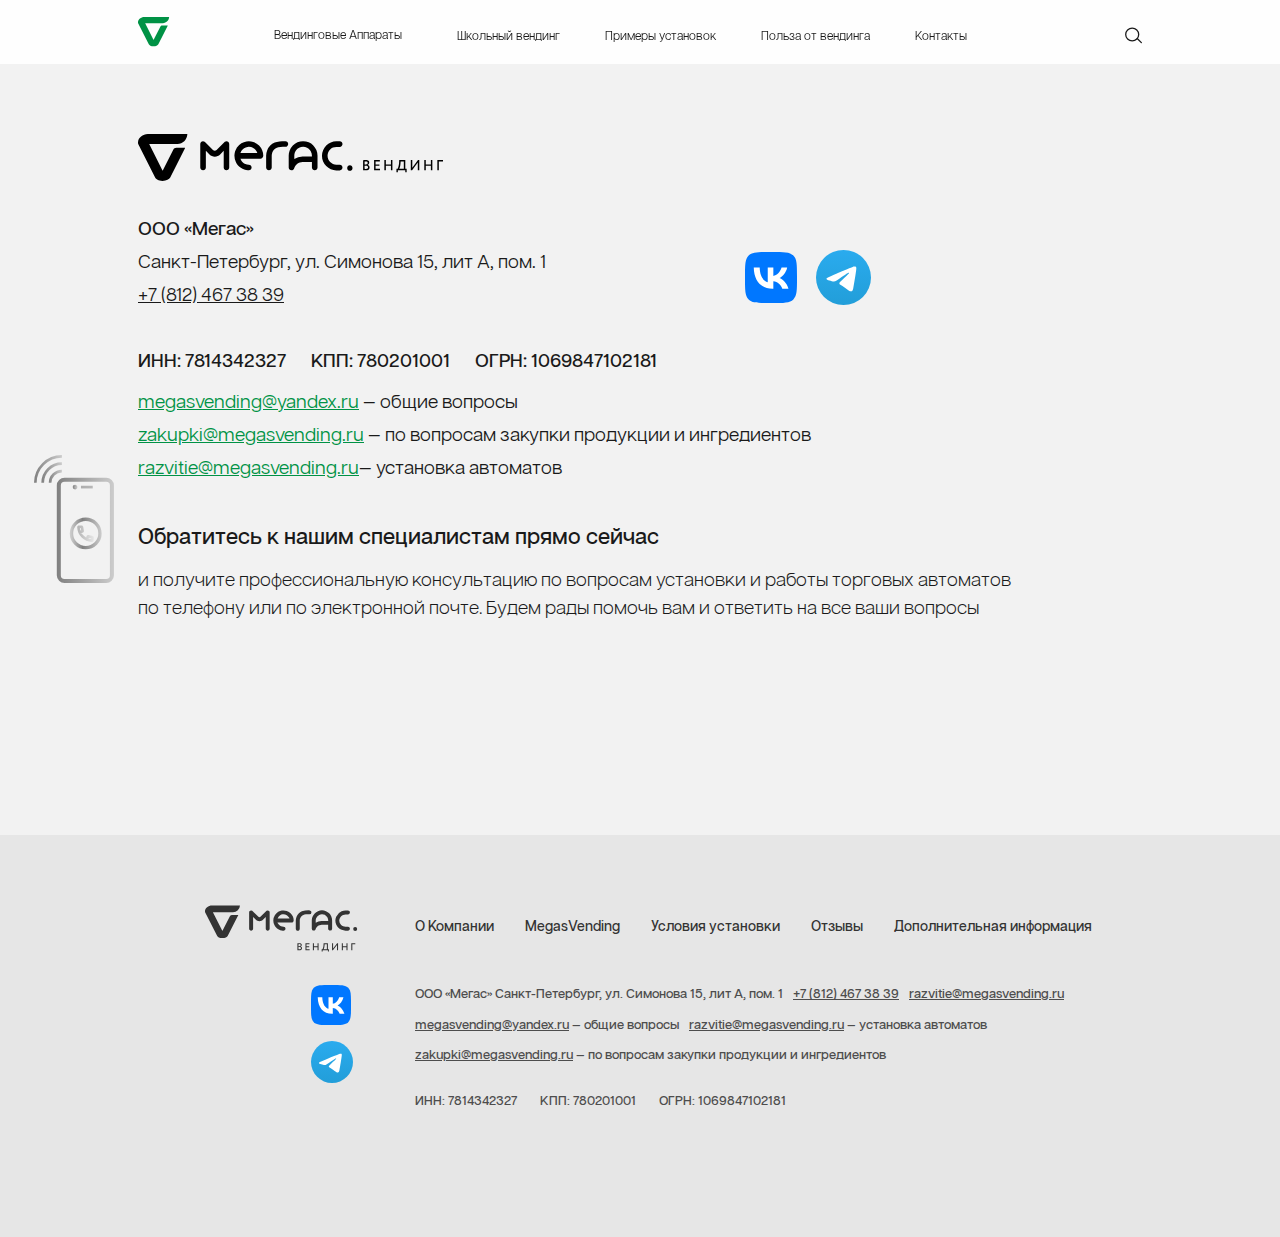
<file: contacts.html>
<!DOCTYPE html>
<html lang="ru">
  <head>
    <meta charset="utf-8">
    <title>Контакты
    </title>
    <meta name="description" content="">
    <meta name="viewport" content="width=device-width, initial-scale=1.0">
    <link rel="icon" href="favicon.ico" sizes="16x16">
    <link rel="icon" href="favicon.ico" sizes="32x32">
    <link rel="icon" href="img/favicon/favicon.svg" type="image/svg+xml">
    <link rel="apple-touch-icon" sizes="180x180" href="img/favicon/apple-touch-icon.png">
    <link rel="icon" type="image/png" sizes="32x32" href="img/favicon/favicon-32x32.png">
    <link rel="icon" type="image/png" sizes="16x16" href="img/favicon/favicon-16x16.png">
    <link rel="manifest" href="favic.webmanifest">
    <meta name="msapplication-TileColor" content="#da532c">
    <meta name="theme-color" content="#ffffff">
    <link rel="mask-icon" href="img/favicon/safari-pinned-tab.svg" color="#5bbad5">
    <link rel="stylesheet" href="css/main.css">
  </head>
  <body>
    <main class="main">
      <header class="header">
        <div class="header__wrapper">
          <div class="header__body"><a href="index.html" class="header__logo"><img src="img/header-logo.svg" alt="alt"></a>
            <div class="header__menu menu-header">
              <button class="toggle-mnu">
                <svg width="19" height="19" viewBox="0 0 19 19" fill="none" xmlns="http://www.w3.org/2000/svg" class="toggle-mnu__close">
                  <path d="M1.24902 1.21875L17.6115 17.5812" stroke-width="1.6" stroke-miterlimit="10" stroke-linecap="round"></path>
                  <path d="M1.25 17.5811L17.6125 1.21859" stroke-width="1.6" stroke-miterlimit="10" stroke-linecap="round"></path>
                </svg>
                <svg width="25" height="17" viewBox="0 0 25 17" fill="none" xmlns="http://www.w3.org/2000/svg" class="toggle-mnu__burger">
                  <path d="M0.860352 1.3999H24.0004" stroke-width="1.6" stroke-miterlimit="10" stroke-linecap="round"></path>
                  <path d="M0.860352 8.3999H24.0004" stroke-width="1.6" stroke-miterlimit="10" stroke-linecap="round"></path>
                  <path d="M0.860352 15.3999H24.0004" stroke-width="1.6" stroke-miterlimit="10" stroke-linecap="round"></path>
                </svg>
              </button>
              <nav class="menu-header__body menu mulilevel-nav">
                <ul class="menu__list">
                  <li data-dropdowned data-dropdowned-parent data-dropdown-icon class="menu-list__item menu__item"><span class="menu__link">Вендинговые Аппараты</span>
                    <ul class="submenu-list">
                      <li class="submenu-list__item"><a href="devices.html" class="submenu-list__link">Кофейные автоматы</a></li>
                      <li class="submenu-list__item"><a href="devices.html#snack-machines" class="submenu-list__link">Снековые автоматы</a></li>
                      <li class="submenu-list__item"><a href="devices.html#cocktail" class="submenu-list__link">Коктейльные автоматы</a></li>
                      <li class="submenu-list__item"><a href="school.html#cacao-zone" class="submenu-list__link">Детские какао – автоматы</a></li>
                      <li class="submenu-list__item"><a href="devices.html#smartmarkets" class="submenu-list__link">Смартмаркеты</a></li>
                      <li class="submenu-list__item"><a href="devices.html#coffee-points" class="submenu-list__link">Кофе поинты</a></li>
                      <li class="submenu-list__item"><a href="devices.html#cosy" class="submenu-list__link">Уличные кофейни</a></li>
                    </ul>
                  </li>
                  <li class="menu__item"><a href="school.html" class="menu__link">Школьный вендинг</a>
                  </li>
                  <li class="menu__item"><a href="examples.html" class="menu__link">Примеры установок</a>
                  </li>
                  <li class="menu__item"><a href="benefit.html" class="menu__link">Польза от вендинга</a>
                  </li>
                  <li class="menu__item"><a href="#" class="menu__link">Контакты</a>
                  </li>
                </ul>
              </nav>
            </div>
            <button type="button" class="header__search-button">
              <svg viewBox="0 0 21 20" fill="none" xmlns="http://www.w3.org/2000/svg">
                <path d="M9.34021 16.3798C13.5597 16.3798 16.9802 13.013 16.9802 8.85984C16.9802 4.70666 13.5597 1.33984 9.34021 1.33984C5.12075 1.33984 1.7002 4.70666 1.7002 8.85984C1.7002 13.013 5.12075 16.3798 9.34021 16.3798Z" stroke="white" stroke-width="1.5" stroke-miterlimit="10"></path>
                <path d="M15.2803 13.5996L20.0902 18.3396" stroke="white" stroke-width="1.5" stroke-miterlimit="10" stroke-linecap="round"></path>
              </svg>
            </button>
          </div>
        </div>
        <div class="header__serch-area">
          <div class="__wrapper">
            <form action="#" class="header__serch-form serch-form-header">
              <label class="serch-form-header__label">
                <button type="submit" class="serch-form-header__submit"><img src="img/icons/search-black.svg" alt="alt"></button>
                <input autocomplete="off" type="text" name="" placeholder="Поиск" class="serch-form-header__input">
              </label>
            </form>
          </div>
        </div>
      </header>
      <div class="main-content">
        <section class="contacts">
          <div class="contacts__wrapper">
            <div class="contacts__logo"><img src="img/logo-long.svg" alt="alt"></div>
            <div class="contacts__values value-contacts">
              <address class="value-contacts__text">
                <p class="value-contacts__row"><span>ООО «Мегас»</span></p>
                <p class="value-contacts__row">Санкт-Петербург, <br>ул. Симонова 15, лит А, пом. 1</p>
                <p class="value-contacts__row"><a href="tel:+78124673839">+7 (812) 467 38 39</a></p>
              </address>
              <ul class="value-contacts__socs">
                <li class="value-contacts__soc"><a href="#" class="value-contacts__soc-link value-contacts__soc-link--vk"><img src="img/socs/vk.svg" alt="alt"></a></li>
                <li class="value-contacts__soc"><a href="#" class="value-contacts__soc-link value-contacts__soc-link--tg"><img src="img/socs/tgm.svg" alt="alt"></a></li>
              </ul>
            </div>
            <div class="contacts__details">
              <div class="contacts__detail">ИНН: 7814342327</div>
              <div class="contacts__detail">КПП: 780201001</div>
              <div class="contacts__detail">ОГРН: 1069847102181</div>
            </div>
            <div class="contacts__mails mails-contacts">
              <div class="mails-contact__row"><a href="mailto:megasvending@yandex.ru" class="mails-contact__val">megasvending@yandex.ru </a> — общие вопросы</div>
              <div class="mails-contact__row"><a href="mailto:zakupki@megasvending.ru" class="mails-contact__val">zakupki@megasvending.ru</a> — по вопросам закупки продукции и ингредиентов</div>
              <div class="mails-contact__row"><a href="mailto:zakupki@megasvending.ru" class="mails-contact__val">razvitie@megasvending.ru </a>— установка автоматов</div>
            </div>
            <div class="contacts__specs">
              <h2>Обратитесь к нашим специалистам <br>прямо сейчас</h2>
              <p>и получите профессиональную консультацию по&#160;вопросам установки и&#160;работы торговых автоматов по&#160;телефону или по&#160;электронной почте. Будем рады помочь вам и&#160;ответить на&#160;все ваши вопросы</p>
            </div>
          </div>
        </section>
      </div>
      <footer class="footer">
        <div class="footer__wrapper"><a href="index.html" class="footer__logo"><img src="img/logo-full.svg" alt="alt"></a>
          <nav class="footer__menu menu-footer">
            <ul class="menu-footer__list">
              <li class="menu-footer__item"><a href="about.html" class="menu-footer__link">О Компании</a>
              </li>
              <li class="menu-footer__item"><a href="why.html" class="menu-footer__link">MegasVending</a>
              </li>
              <li class="menu-footer__item"><a href="examples.html" class="menu-footer__link">Условия установки</a>
              </li>
              <li class="menu-footer__item"><a href="about.html" class="menu-footer__link">Отзывы</a>
              </li>
              <li class="menu-footer__item"><a href="template.html" class="menu-footer__link">Дополнительная информация</a>
              </li>
            </ul>
          </nav>
          <ul class="footer__socials socials-footer">
            <li class="socials-footer__item"><a href="#" class="socials-footer__link socials-footer__link--vk"><img src="img/socs/vk.svg" alt="alt"></a></li>
            <li class="socials-footer__item"><a href="#" class="socials-footer__link"><img src="img/socs/tgm.svg" alt="alt"></a></li>
          </ul>
          <div class="footer__info info-footer">
            <address class="info-footer__row info-footer__row--address">
              <div class="info-footer__col"><span>ООО «Мегас»</span> Санкт-Петербург, ул. Симонова 15, лит А, пом. 1</div>
              <div class="info-footer__col"><a href="tel:+78124673839">+7 (812) 467 38 39</a></div>
              <div class="info-footer__col"><a href="mailto:razvitie@megasvending.ru">razvitie@megasvending.ru</a></div>
            </address>
            <div class="info-footer__row info-footer__row--questions">
              <div class="info-footer__col"><a href="mailto:megasvending@yandex.ru">megasvending@yandex.ru</a> — общие вопросы</div>
              <div class="info-footer__col"><a href="mailto:zakupki@megasvending.ru">razvitie@megasvending.ru</a> — установка автоматов </div>
            </div>
            <div class="info-footer__row">
              <div class="info-footer__col"><a href="mailto:zakupki@megasvending.ru">zakupki@megasvending.ru</a> — по вопросам закупки продукции и ингредиентов</div>
            </div>
            <div class="footer__inns">
              <div class="footer__inns-item">ИНН: 7814342327</div>
              <div class="footer__inns-item">КПП: 780201001</div>
              <div class="footer__inns-item">ОГРН: 1069847102181</div>
            </div>
          </div>
        </div>
      </footer>
    </main>
    <div class="blur"></div>
    <div class="submenu-cover"></div>
    <div class="fab">
      <nav class="fab__list">
        <!-- - for (var i=0; i < 4; i++)--><a href="#" class="fab__link fab__link--wa"><img src="img/messengers/1.svg" alt="alt"></a><a href="#" class="fab__link fab__link--tg"><img src="img/messengers/2.svg" alt="alt"></a><a href="#" class="fab__link fab__link--mail"><img src="img/messengers/3.svg" alt="alt"></a><a href="#" class="fab__link fab__link--chat"><img src="img/messengers/4.svg" alt="alt"></a><a href="#" class="fab__link fab__link--smart"><img src="img/messengers/5.svg" alt="alt"></a>
      </nav>
      <button type="button" class="fab__cross"><img src="img/messengers/cross.svg" alt="alt"></button>
      <button type="button" class="fab__phone"><img src="img/fab/call.svg" alt="alt"></button>
      <button type="button" class="fab__drive"><img src="img/fab/test-drive.svg" alt="alt"></button>
    </div>
    <script src="js/libs/service-functions/remove-class.js"></script>
    <script src="js/libs/service-functions/siblings.js"></script>
    <script src="js/libs/service-functions/mobileDetect.js"></script>
    
    
    <script src="js/libs/multilevel-dropdown/multidropdown.js"></script>
    <script src="js/libs/service-functions/scrollWidth.js"></script>
    
    
    <!-- script(src="js/libs/tiny-slider/dist/min/tiny-slider.js")-->
    <script src="js/libs/VenoBox/dist/venobox.min.js"></script>
    <script src="js/common.js"></script>
  </body>
</html>
</file>
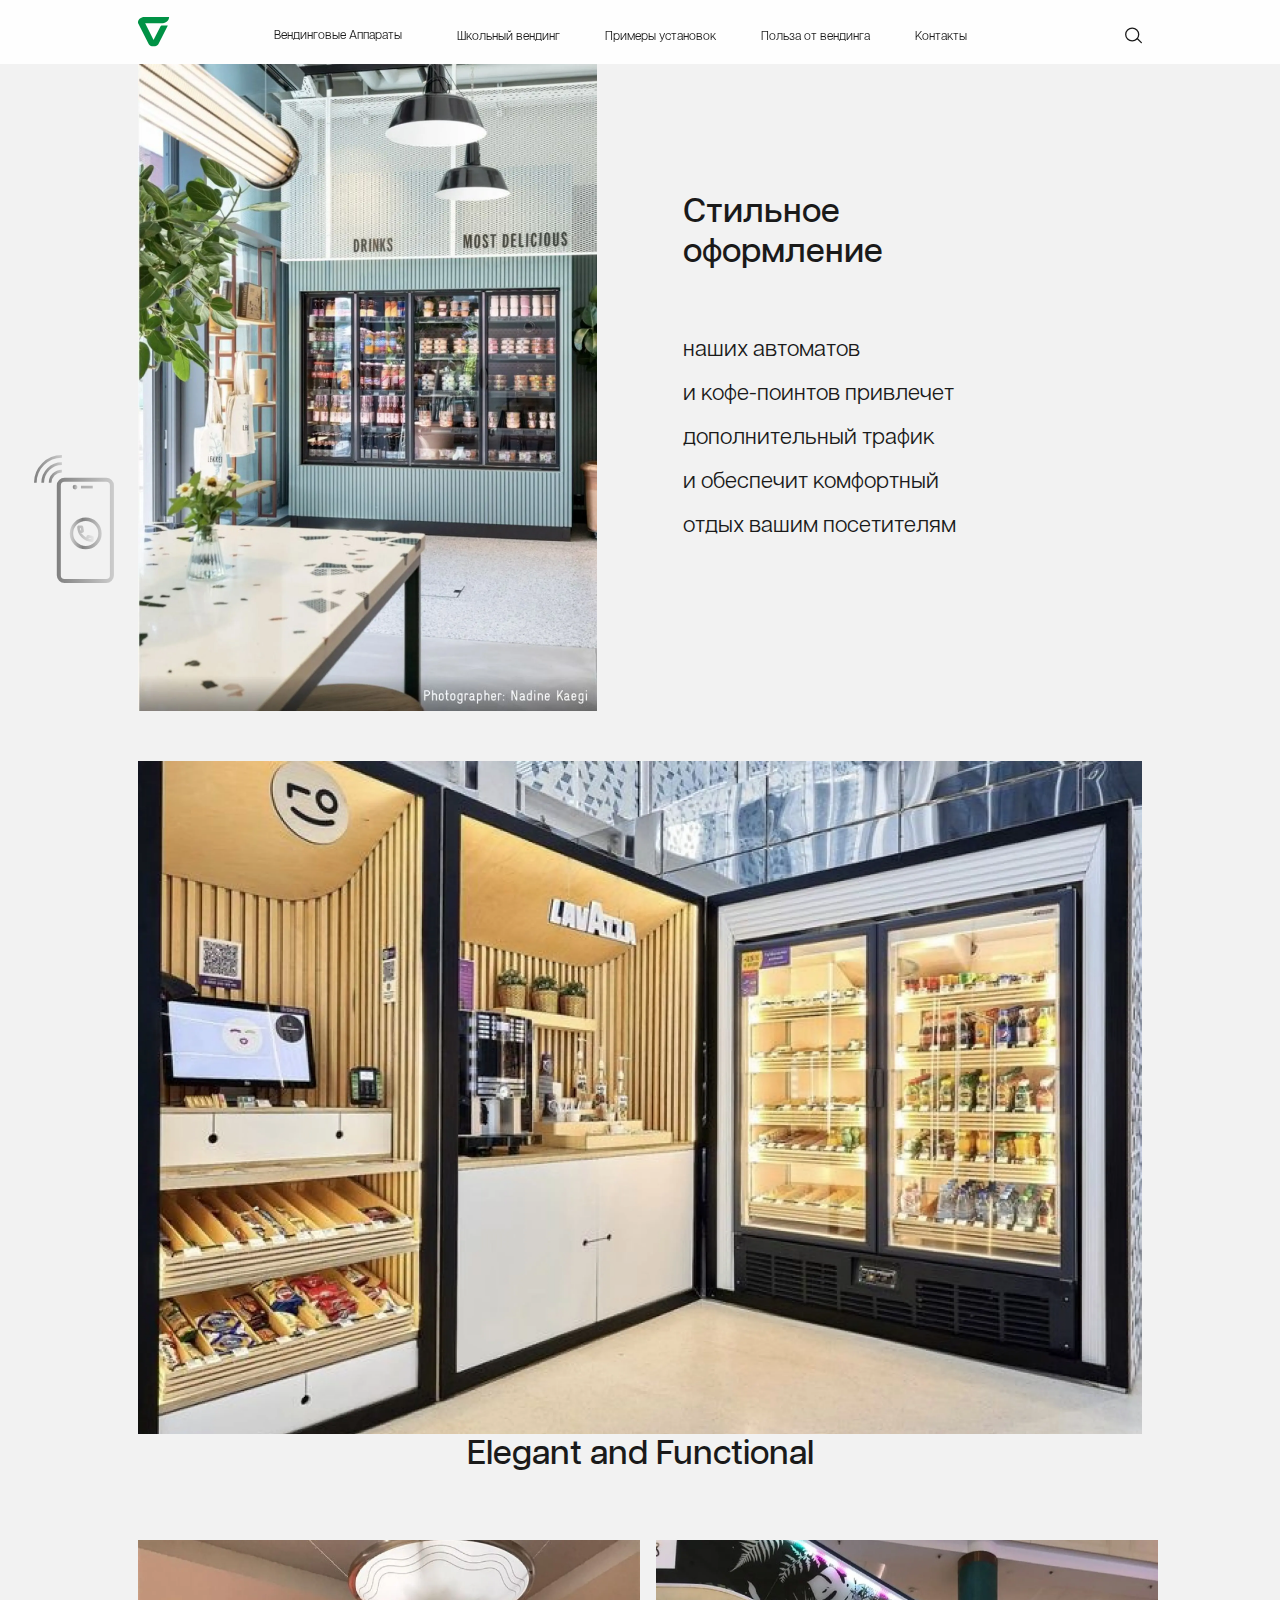
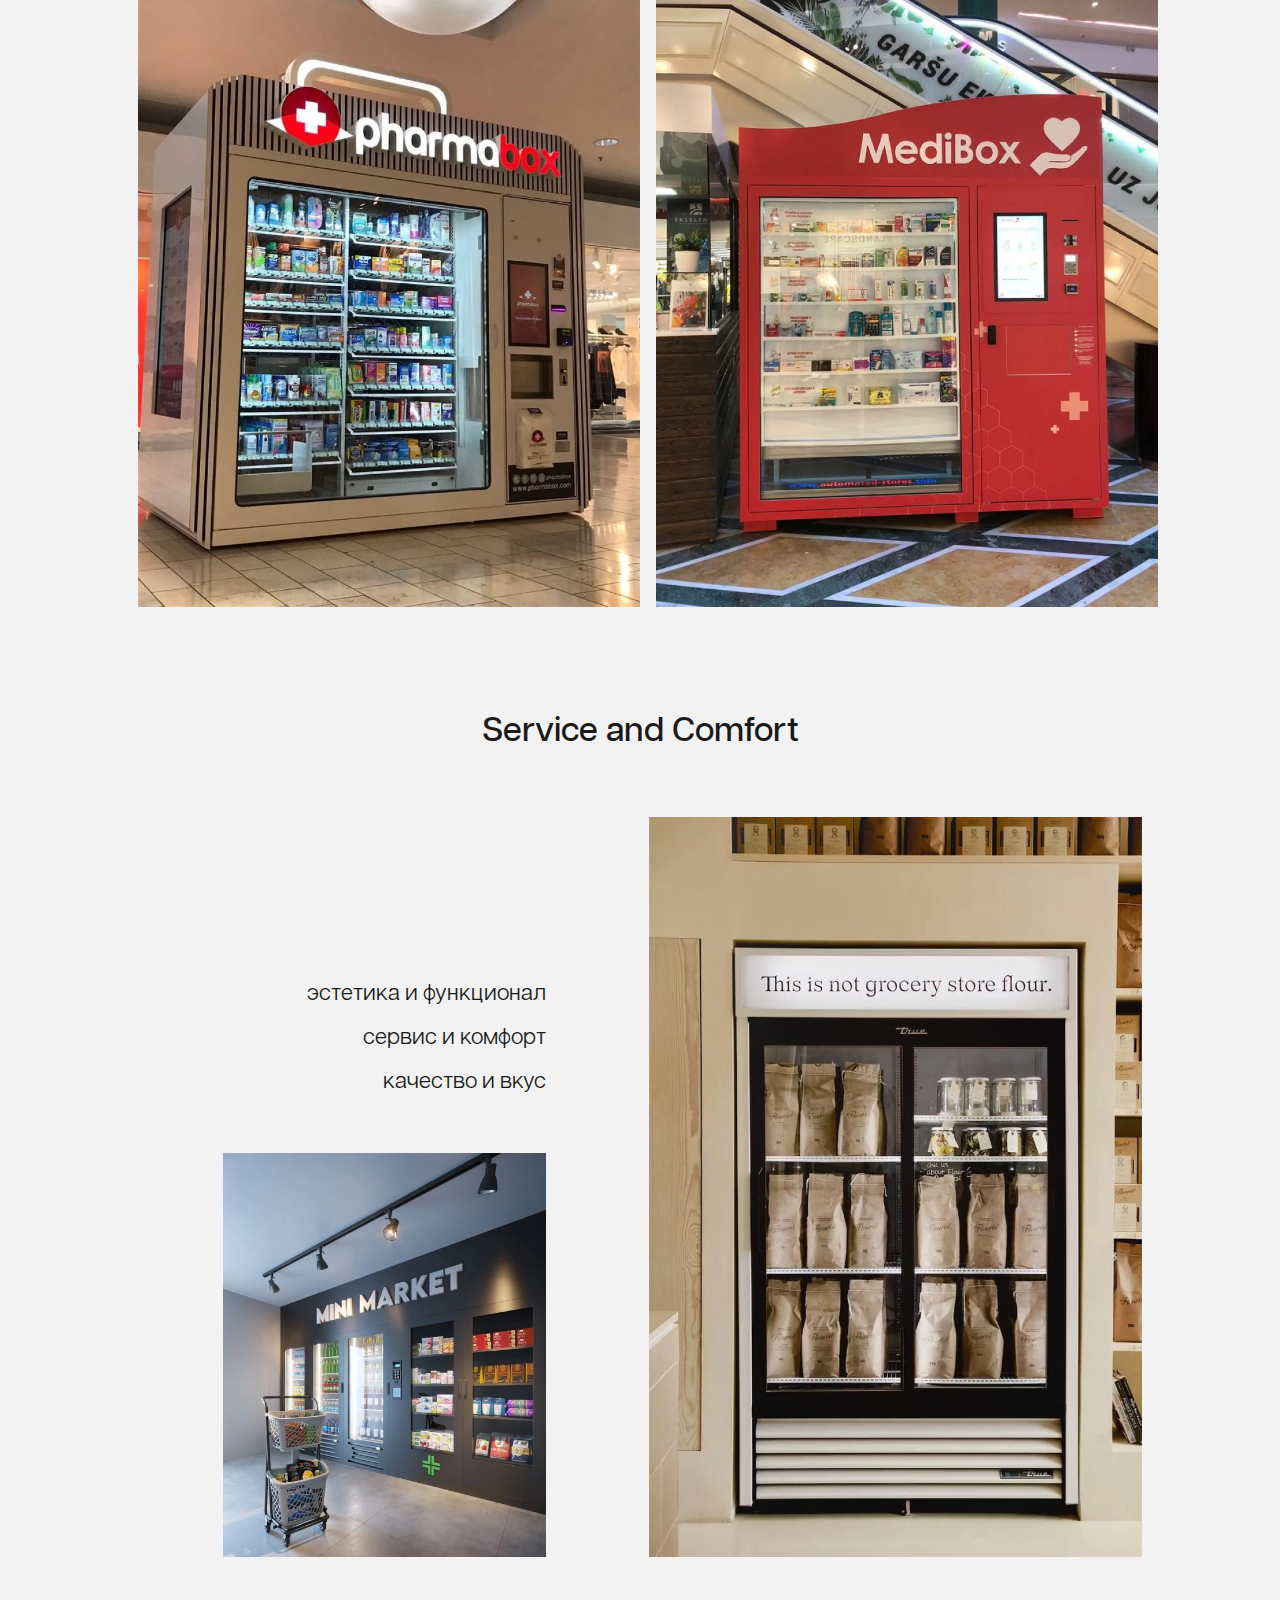
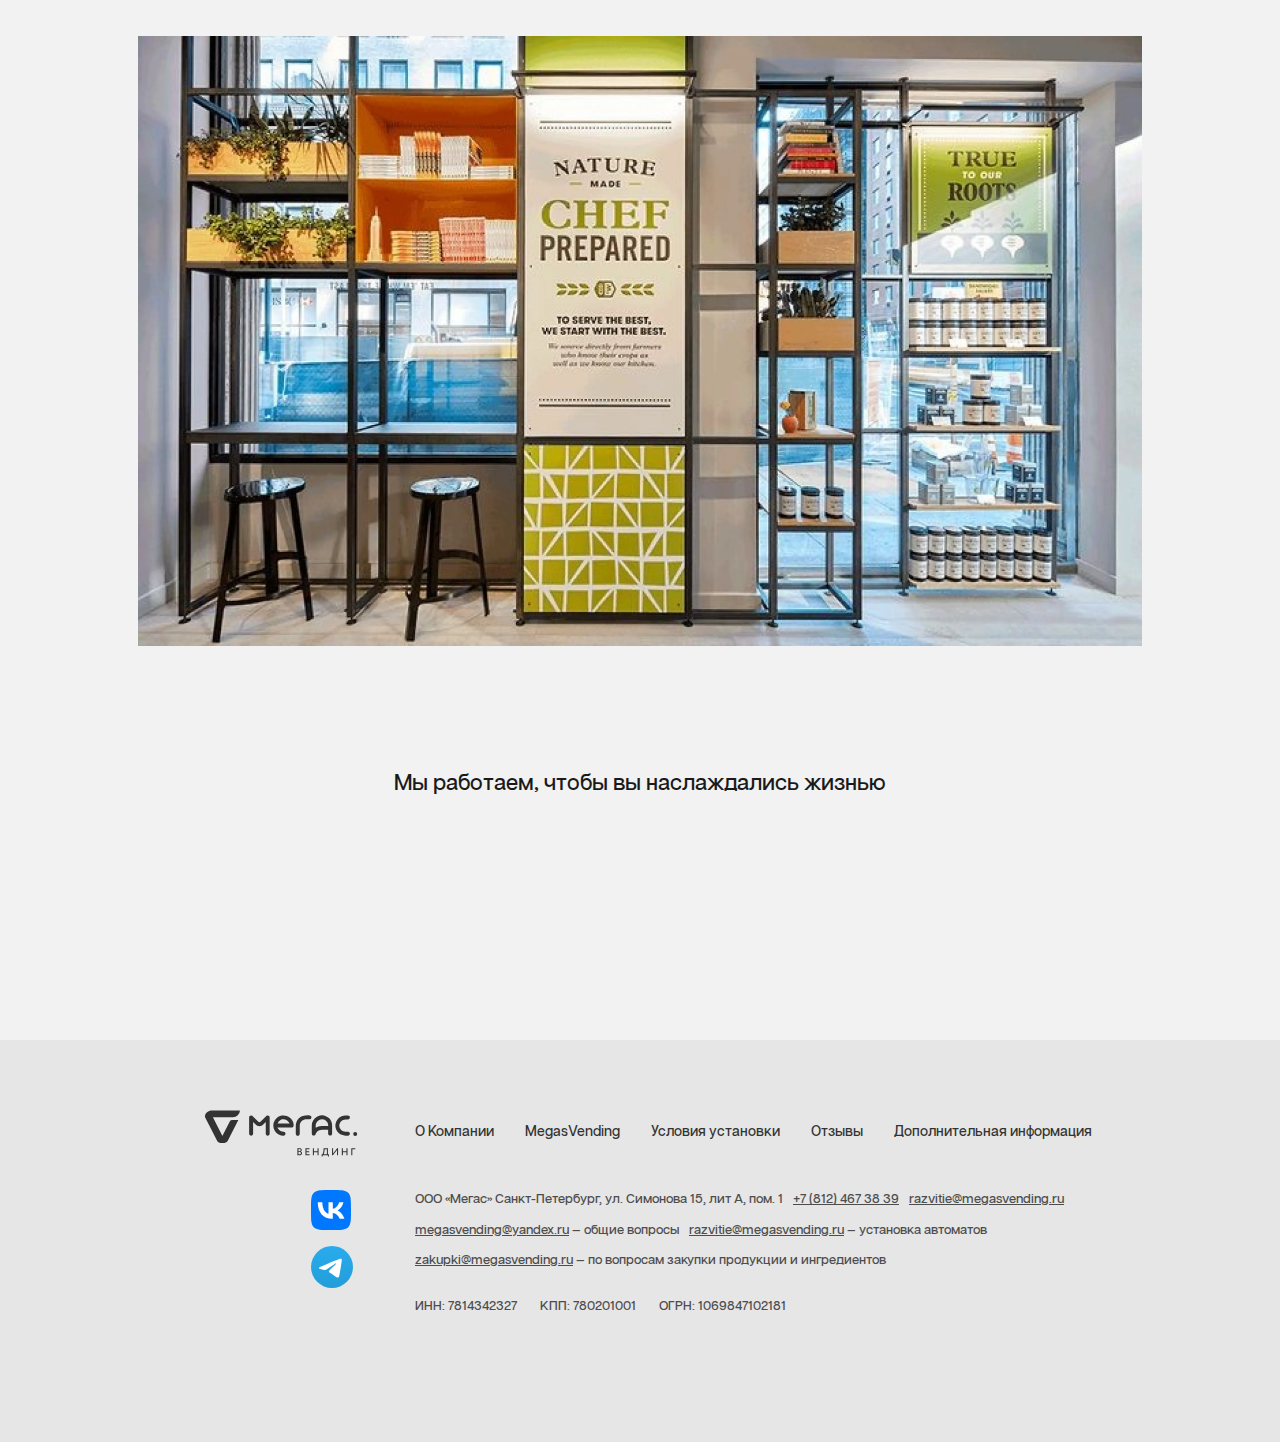
<file: examples.html>
<!DOCTYPE html>
<html lang="ru">
  <head>
    <meta charset="utf-8">
    <title>Примеры
    </title>
    <meta name="description" content="">
    <meta name="viewport" content="width=device-width, initial-scale=1.0">
    <link rel="icon" href="favicon.ico" sizes="16x16">
    <link rel="icon" href="favicon.ico" sizes="32x32">
    <link rel="icon" href="img/favicon/favicon.svg" type="image/svg+xml">
    <link rel="apple-touch-icon" sizes="180x180" href="img/favicon/apple-touch-icon.png">
    <link rel="icon" type="image/png" sizes="32x32" href="img/favicon/favicon-32x32.png">
    <link rel="icon" type="image/png" sizes="16x16" href="img/favicon/favicon-16x16.png">
    <link rel="manifest" href="favic.webmanifest">
    <meta name="msapplication-TileColor" content="#da532c">
    <meta name="theme-color" content="#ffffff">
    <link rel="mask-icon" href="img/favicon/safari-pinned-tab.svg" color="#5bbad5">
    <link rel="stylesheet" href="css/main.css">
  </head>
  <body>
    <main class="main">
      <header class="header">
        <div class="header__wrapper">
          <div class="header__body"><a href="index.html" class="header__logo"><img src="img/header-logo.svg" alt="alt"></a>
            <div class="header__menu menu-header">
              <button class="toggle-mnu">
                <svg width="19" height="19" viewBox="0 0 19 19" fill="none" xmlns="http://www.w3.org/2000/svg" class="toggle-mnu__close">
                  <path d="M1.24902 1.21875L17.6115 17.5812" stroke-width="1.6" stroke-miterlimit="10" stroke-linecap="round"></path>
                  <path d="M1.25 17.5811L17.6125 1.21859" stroke-width="1.6" stroke-miterlimit="10" stroke-linecap="round"></path>
                </svg>
                <svg width="25" height="17" viewBox="0 0 25 17" fill="none" xmlns="http://www.w3.org/2000/svg" class="toggle-mnu__burger">
                  <path d="M0.860352 1.3999H24.0004" stroke-width="1.6" stroke-miterlimit="10" stroke-linecap="round"></path>
                  <path d="M0.860352 8.3999H24.0004" stroke-width="1.6" stroke-miterlimit="10" stroke-linecap="round"></path>
                  <path d="M0.860352 15.3999H24.0004" stroke-width="1.6" stroke-miterlimit="10" stroke-linecap="round"></path>
                </svg>
              </button>
              <nav class="menu-header__body menu mulilevel-nav">
                <ul class="menu__list">
                  <li data-dropdowned data-dropdowned-parent data-dropdown-icon class="menu-list__item menu__item"><span class="menu__link">Вендинговые Аппараты</span>
                    <ul class="submenu-list">
                      <li class="submenu-list__item"><a href="devices.html" class="submenu-list__link">Кофейные автоматы</a></li>
                      <li class="submenu-list__item"><a href="devices.html#snack-machines" class="submenu-list__link">Снековые автоматы</a></li>
                      <li class="submenu-list__item"><a href="devices.html#cocktail" class="submenu-list__link">Коктейльные автоматы</a></li>
                      <li class="submenu-list__item"><a href="school.html#cacao-zone" class="submenu-list__link">Детские какао – автоматы</a></li>
                      <li class="submenu-list__item"><a href="devices.html#smartmarkets" class="submenu-list__link">Смартмаркеты</a></li>
                      <li class="submenu-list__item"><a href="devices.html#coffee-points" class="submenu-list__link">Кофе поинты</a></li>
                      <li class="submenu-list__item"><a href="devices.html#cosy" class="submenu-list__link">Уличные кофейни</a></li>
                    </ul>
                  </li>
                  <li class="menu__item"><a href="school.html" class="menu__link">Школьный вендинг</a>
                  </li>
                  <li class="menu__item"><a href="#" class="menu__link">Примеры установок</a>
                  </li>
                  <li class="menu__item"><a href="benefit.html" class="menu__link">Польза от вендинга</a>
                  </li>
                  <li class="menu__item"><a href="contacts.html" class="menu__link">Контакты</a>
                  </li>
                </ul>
              </nav>
            </div>
            <button type="button" class="header__search-button">
              <svg viewBox="0 0 21 20" fill="none" xmlns="http://www.w3.org/2000/svg">
                <path d="M9.34021 16.3798C13.5597 16.3798 16.9802 13.013 16.9802 8.85984C16.9802 4.70666 13.5597 1.33984 9.34021 1.33984C5.12075 1.33984 1.7002 4.70666 1.7002 8.85984C1.7002 13.013 5.12075 16.3798 9.34021 16.3798Z" stroke="white" stroke-width="1.5" stroke-miterlimit="10"></path>
                <path d="M15.2803 13.5996L20.0902 18.3396" stroke="white" stroke-width="1.5" stroke-miterlimit="10" stroke-linecap="round"></path>
              </svg>
            </button>
          </div>
        </div>
        <div class="header__serch-area">
          <div class="__wrapper">
            <form action="#" class="header__serch-form serch-form-header">
              <label class="serch-form-header__label">
                <button type="submit" class="serch-form-header__submit"><img src="img/icons/search-black.svg" alt="alt"></button>
                <input autocomplete="off" type="text" name="" placeholder="Поиск" class="serch-form-header__input">
              </label>
            </form>
          </div>
        </div>
      </header>
      <div class="main-content">
        <section class="example-style">
          <div class="example-style__wrapper">
            <div class="example-style__container">
              <div class="example-style__image _fit"><picture><source srcset="img/examples-page/1-lg.webp" type="image/webp"><img src="img/examples-page/1-lg.jpg" alt="alt" class="_fit-img"></picture></div>
              <div class="example-style__content">
                <div class="heading heading--mob-title-25">
                  <h1 class="heading__title example-style__title">Стильное<br>оформление</h1>
                </div>
                <div class="example-style__descr">наших автоматов <br>и&#160;кофе-поинтов привлечет <br>дополнительный трафик <br>и&#160;обеспечит комфортный <br>отдых вашим посетителям</div>
              </div>
            </div>
          </div>
          <div class="example-style__wrapper">
            <div class="example-style__visual _fit"><picture><source srcset="img/examples-page/2-lg.webp" type="image/webp"><img src="img/examples-page/2-lg.jpg" alt="alt" class="_fit-img"></picture></div>
          </div>
        </section>
        <section class="elegant">
          <div class="elegant__wrapper">
            <div class="heading elegant__heading heading--mob-title-25">
              <h2 class="elegant__title heading__title heading--mob-title-25 text-center">Elegant and Functional</h2>
            </div>
            <div class="elegant__container">
              <div class="elegant__col">
                <div class="elegant__image _fit"><picture><source srcset="img/examples-page/3-lg.webp" type="image/webp"><img src="img/examples-page/3-lg.jpg" alt="alt" class="_fit-img"></picture></div>
              </div>
              <div class="elegant__col">
                <div class="elegant__image _fit"><picture><source srcset="img/examples-page/4-lg.webp" type="image/webp"><img src="img/examples-page/4-lg.jpg" alt="alt" class="_fit-img"></picture></div>
              </div>
            </div>
          </div>
        </section>
        <section class="servcomf">
          <div class="servcomf__wrapper">
            <div class="servcomf__top">
              <div class="heading servcomf__heading heading--mob-title-25">
                <h2 class="servcomf__title heading__title heading--mob-title-25 text-center">Service and Comfort</h2>
              </div>
              <div class="servcomf__container">
                <div class="servcomf__left">
                  <div class="servcomf__descr">эстетика и&#160;функционал <br>сервис и&#160;комфорт <br>качество и&#160;вкус</div>
                  <div class="servcomf__pict _fit"><picture><source srcset="img/examples-page/5-lg.webp" type="image/webp"><img src="img/examples-page/5-lg.jpg" alt="alt" class="_fit-img"></picture></div>
                </div>
                <div class="servcomf__right">
                  <div class="servcomf__visual _fit"><picture><source srcset="img/examples-page/6-lg.webp" type="image/webp"><img src="img/examples-page/6-lg.jpg" alt="alt" class="_fit-img"></picture></div>
                </div>
              </div>
            </div>
            <div class="servcomf__bottom">
              <div class="servcomf__big _fit"><picture><source srcset="img/examples-page/7-lg.webp" type="image/webp"><img src="img/examples-page/7-lg.jpg" alt="alt" class="_fit-img"></picture></div>
            </div>
            <div class="servcomf__footer">
              <p class="text-center">Мы работаем, чтобы <br>вы наслаждались жизнью</p>
            </div>
          </div>
        </section>
      </div>
      <footer class="footer">
        <div class="footer__wrapper"><a href="index.html" class="footer__logo"><img src="img/logo-full.svg" alt="alt"></a>
          <nav class="footer__menu menu-footer">
            <ul class="menu-footer__list">
              <li class="menu-footer__item"><a href="about.html" class="menu-footer__link">О Компании</a>
              </li>
              <li class="menu-footer__item"><a href="why.html" class="menu-footer__link">MegasVending</a>
              </li>
              <li class="menu-footer__item"><a href="#" class="menu-footer__link">Условия установки</a>
              </li>
              <li class="menu-footer__item"><a href="about.html" class="menu-footer__link">Отзывы</a>
              </li>
              <li class="menu-footer__item"><a href="template.html" class="menu-footer__link">Дополнительная информация</a>
              </li>
            </ul>
          </nav>
          <ul class="footer__socials socials-footer">
            <li class="socials-footer__item"><a href="#" class="socials-footer__link socials-footer__link--vk"><img src="img/socs/vk.svg" alt="alt"></a></li>
            <li class="socials-footer__item"><a href="#" class="socials-footer__link"><img src="img/socs/tgm.svg" alt="alt"></a></li>
          </ul>
          <div class="footer__info info-footer">
            <address class="info-footer__row info-footer__row--address">
              <div class="info-footer__col"><span>ООО «Мегас»</span> Санкт-Петербург, ул. Симонова 15, лит А, пом. 1</div>
              <div class="info-footer__col"><a href="tel:+78124673839">+7 (812) 467 38 39</a></div>
              <div class="info-footer__col"><a href="mailto:razvitie@megasvending.ru">razvitie@megasvending.ru</a></div>
            </address>
            <div class="info-footer__row info-footer__row--questions">
              <div class="info-footer__col"><a href="mailto:megasvending@yandex.ru">megasvending@yandex.ru</a> — общие вопросы</div>
              <div class="info-footer__col"><a href="mailto:zakupki@megasvending.ru">razvitie@megasvending.ru</a> — установка автоматов </div>
            </div>
            <div class="info-footer__row">
              <div class="info-footer__col"><a href="mailto:zakupki@megasvending.ru">zakupki@megasvending.ru</a> — по вопросам закупки продукции и ингредиентов</div>
            </div>
            <div class="footer__inns">
              <div class="footer__inns-item">ИНН: 7814342327</div>
              <div class="footer__inns-item">КПП: 780201001</div>
              <div class="footer__inns-item">ОГРН: 1069847102181</div>
            </div>
          </div>
        </div>
      </footer>
    </main>
    <div class="blur"></div>
    <div class="submenu-cover"></div>
    <div class="fab">
      <nav class="fab__list">
        <!-- - for (var i=0; i < 4; i++)--><a href="#" class="fab__link fab__link--wa"><img src="img/messengers/1.svg" alt="alt"></a><a href="#" class="fab__link fab__link--tg"><img src="img/messengers/2.svg" alt="alt"></a><a href="#" class="fab__link fab__link--mail"><img src="img/messengers/3.svg" alt="alt"></a><a href="#" class="fab__link fab__link--chat"><img src="img/messengers/4.svg" alt="alt"></a><a href="#" class="fab__link fab__link--smart"><img src="img/messengers/5.svg" alt="alt"></a>
      </nav>
      <button type="button" class="fab__cross"><img src="img/messengers/cross.svg" alt="alt"></button>
      <button type="button" class="fab__phone"><img src="img/fab/call.svg" alt="alt"></button>
      <button type="button" class="fab__drive"><img src="img/fab/test-drive.svg" alt="alt"></button>
    </div>
    <script src="js/libs/service-functions/remove-class.js"></script>
    <script src="js/libs/service-functions/siblings.js"></script>
    <script src="js/libs/service-functions/mobileDetect.js"></script>
    
    
    <script src="js/libs/multilevel-dropdown/multidropdown.js"></script>
    
    
    <script src="js/common.js"></script>
  </body>
</html>
</file>
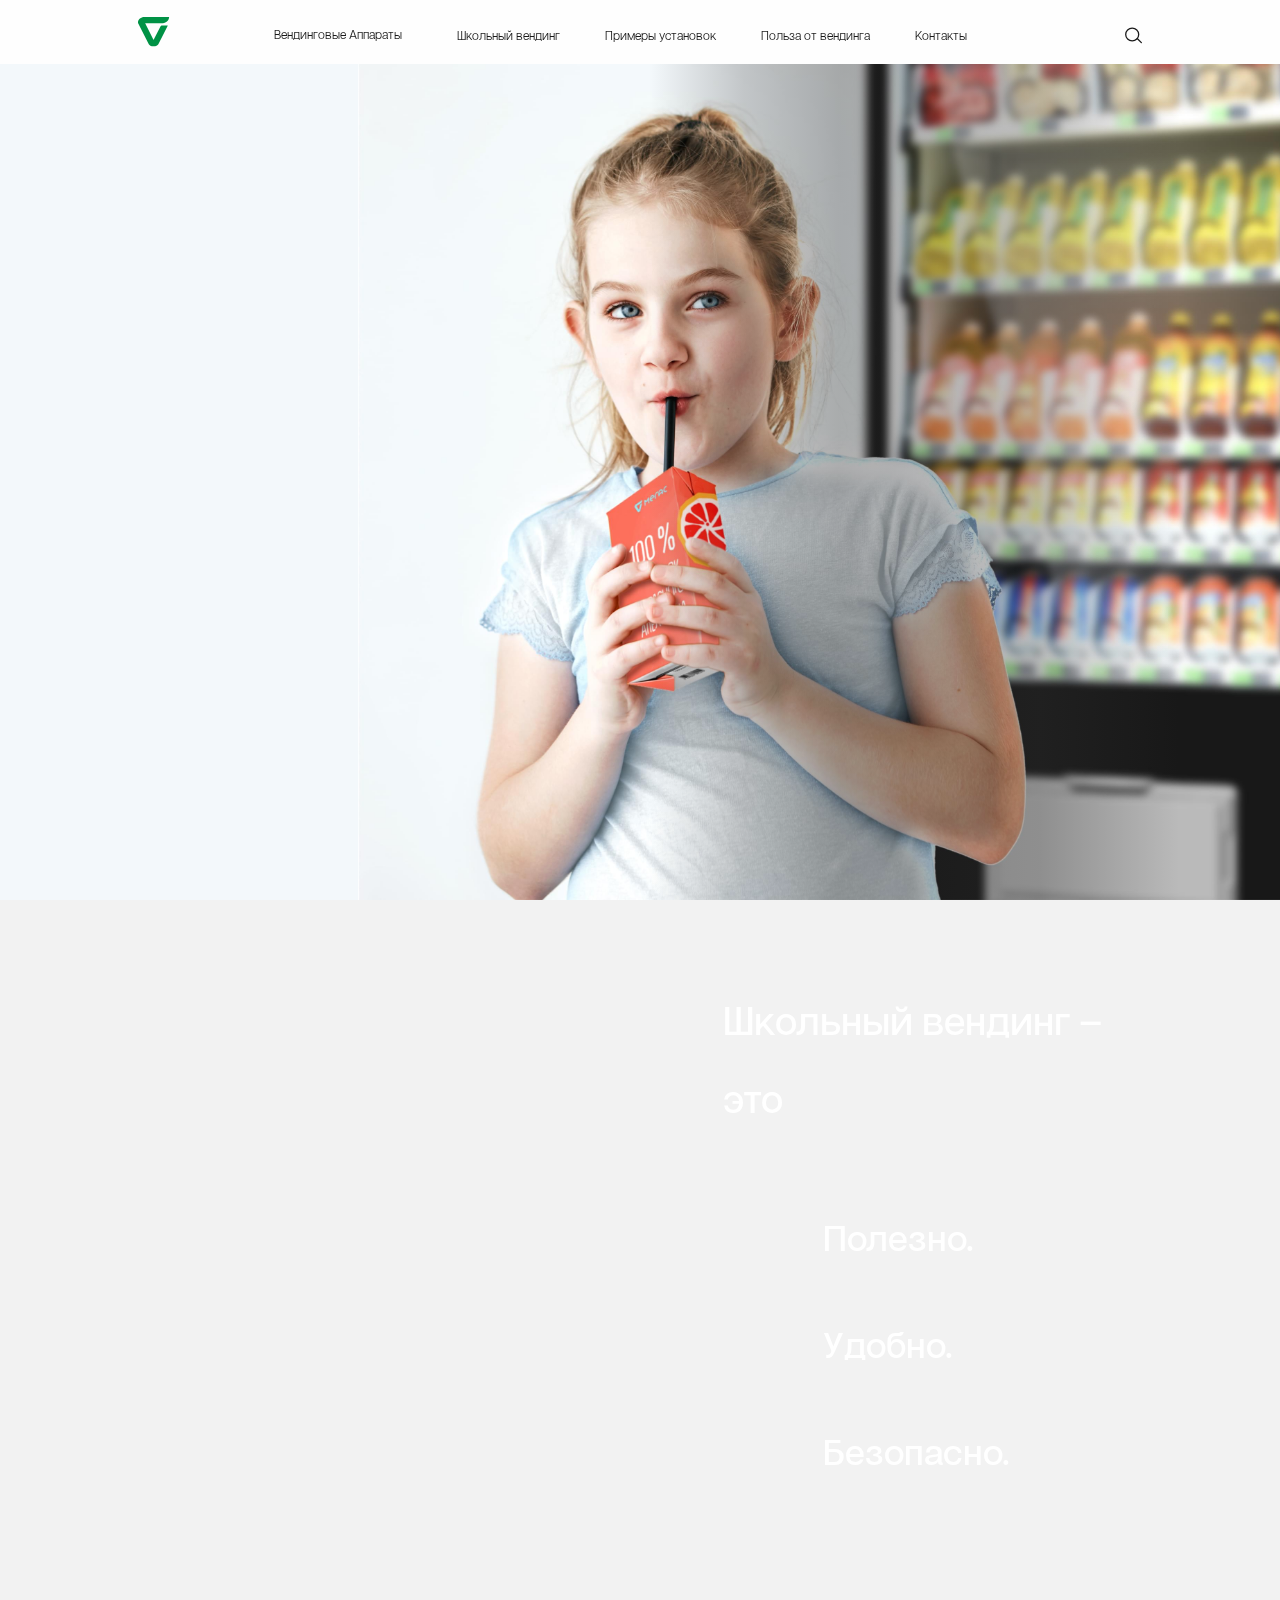
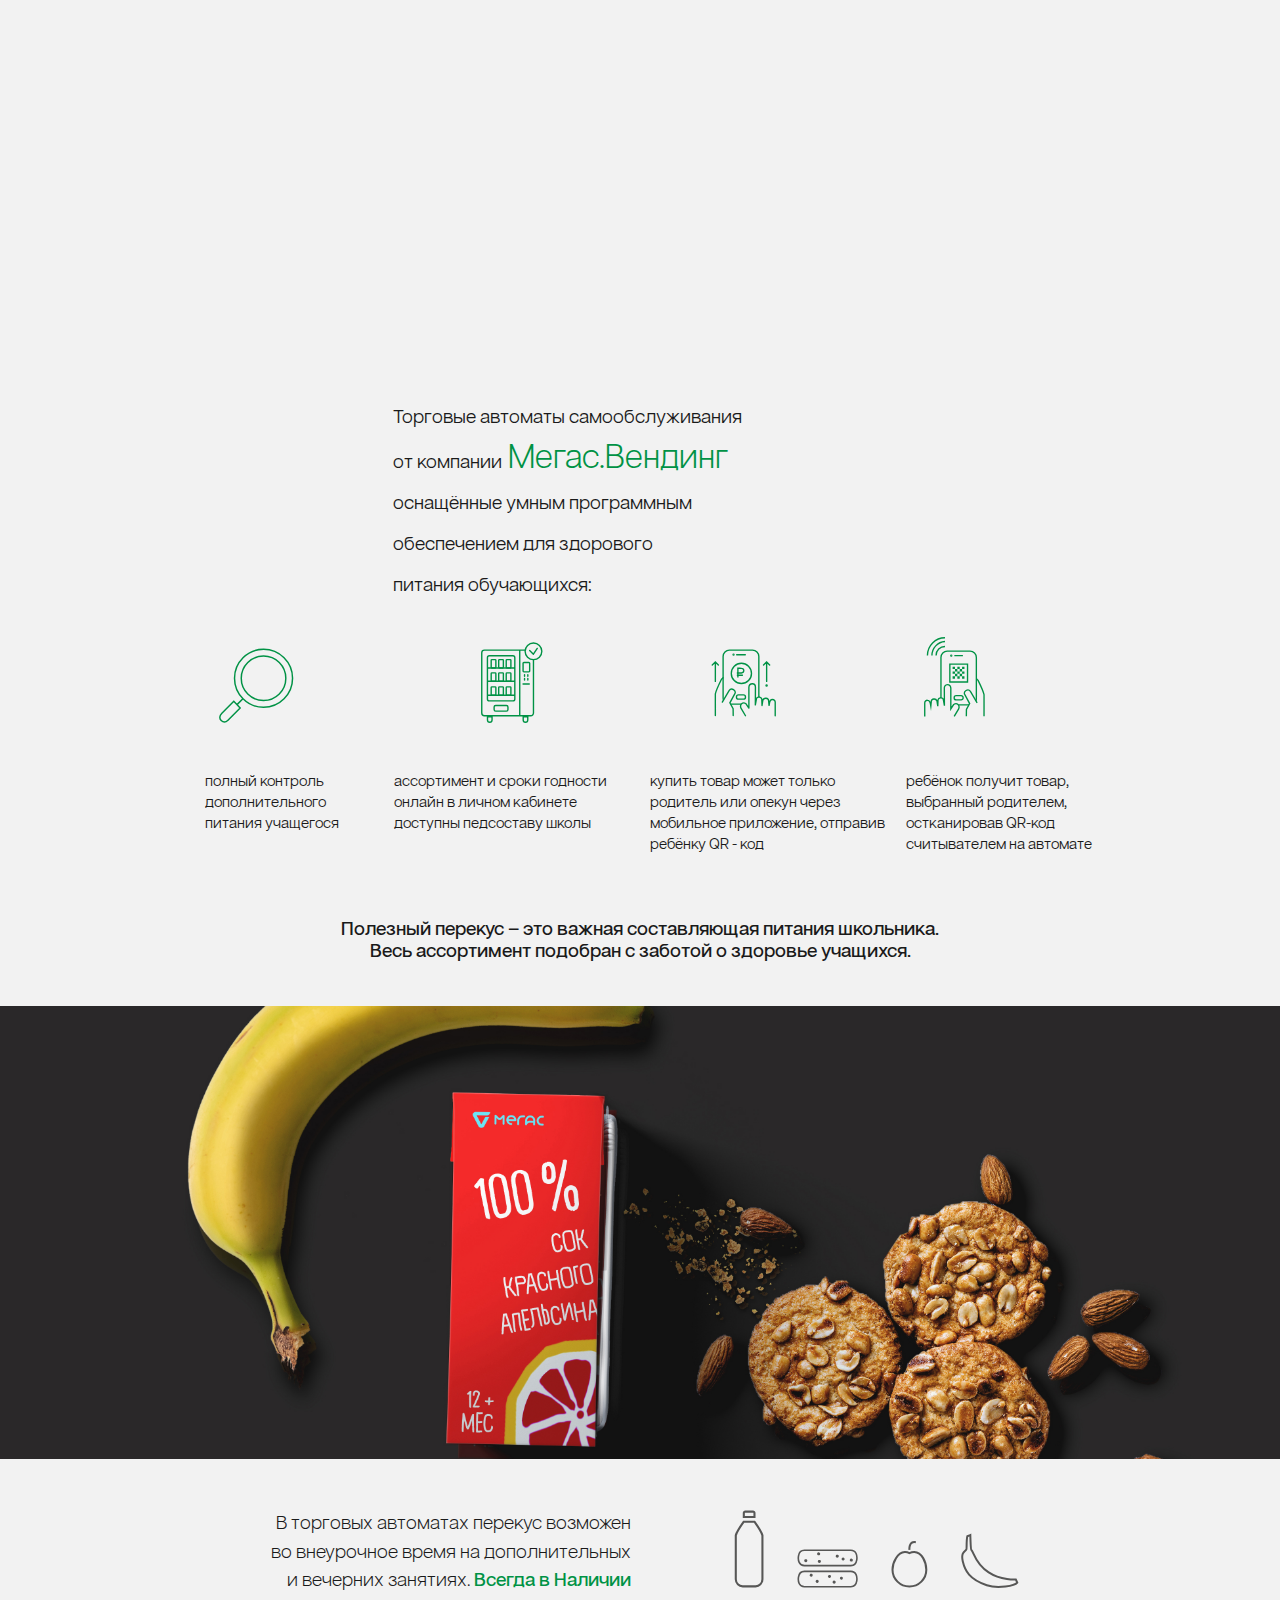
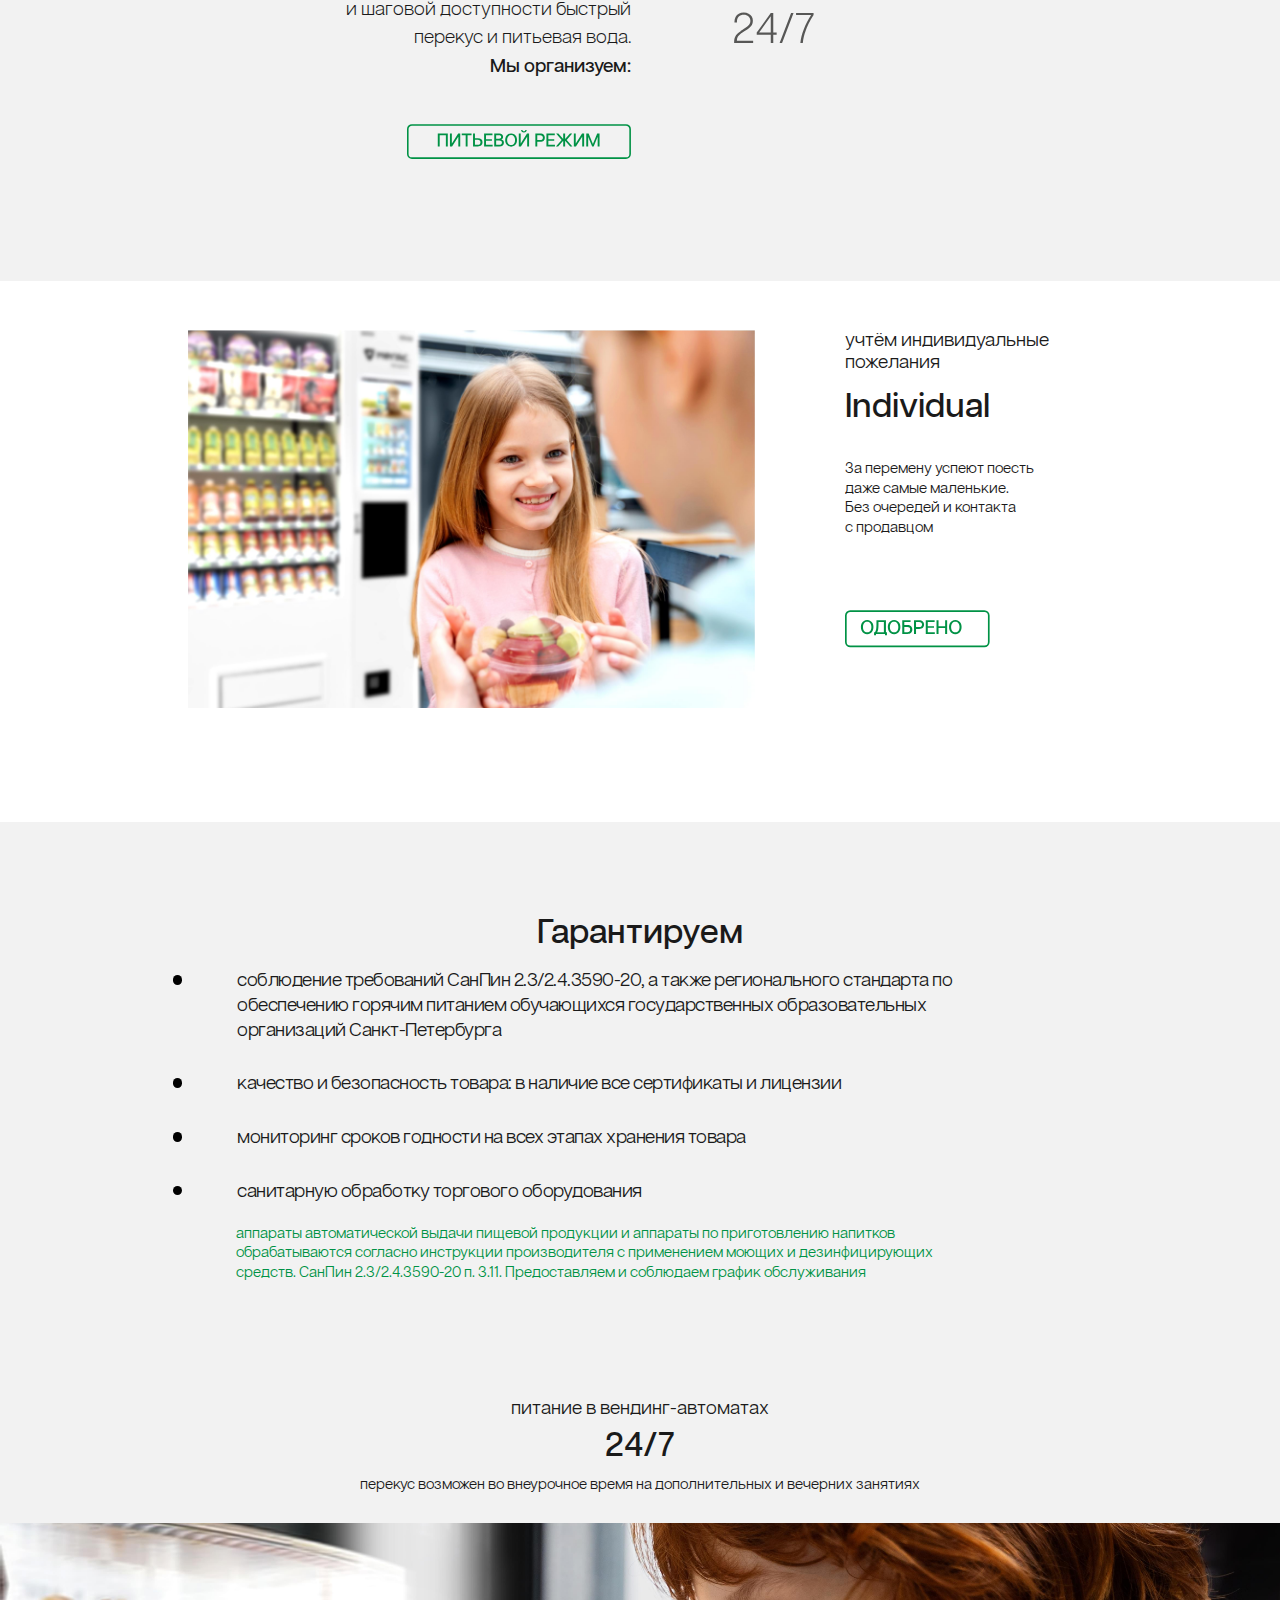
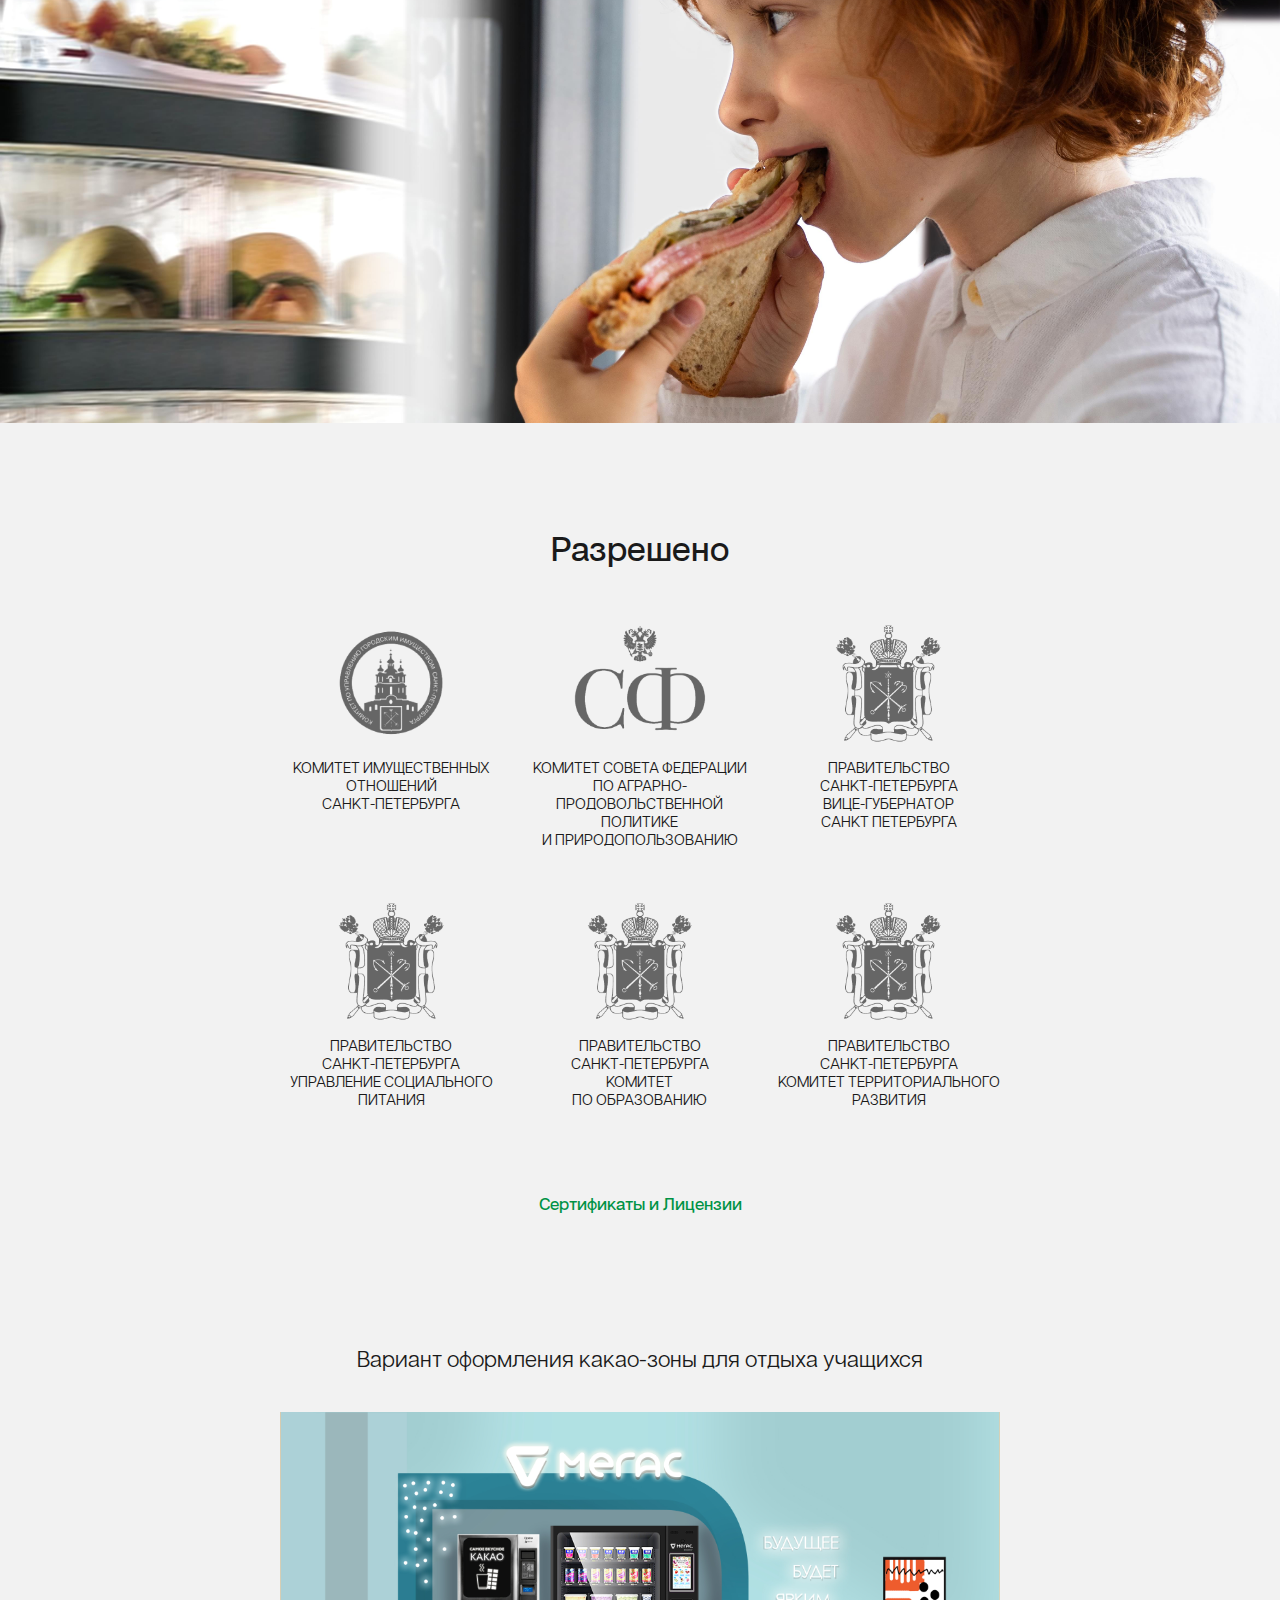
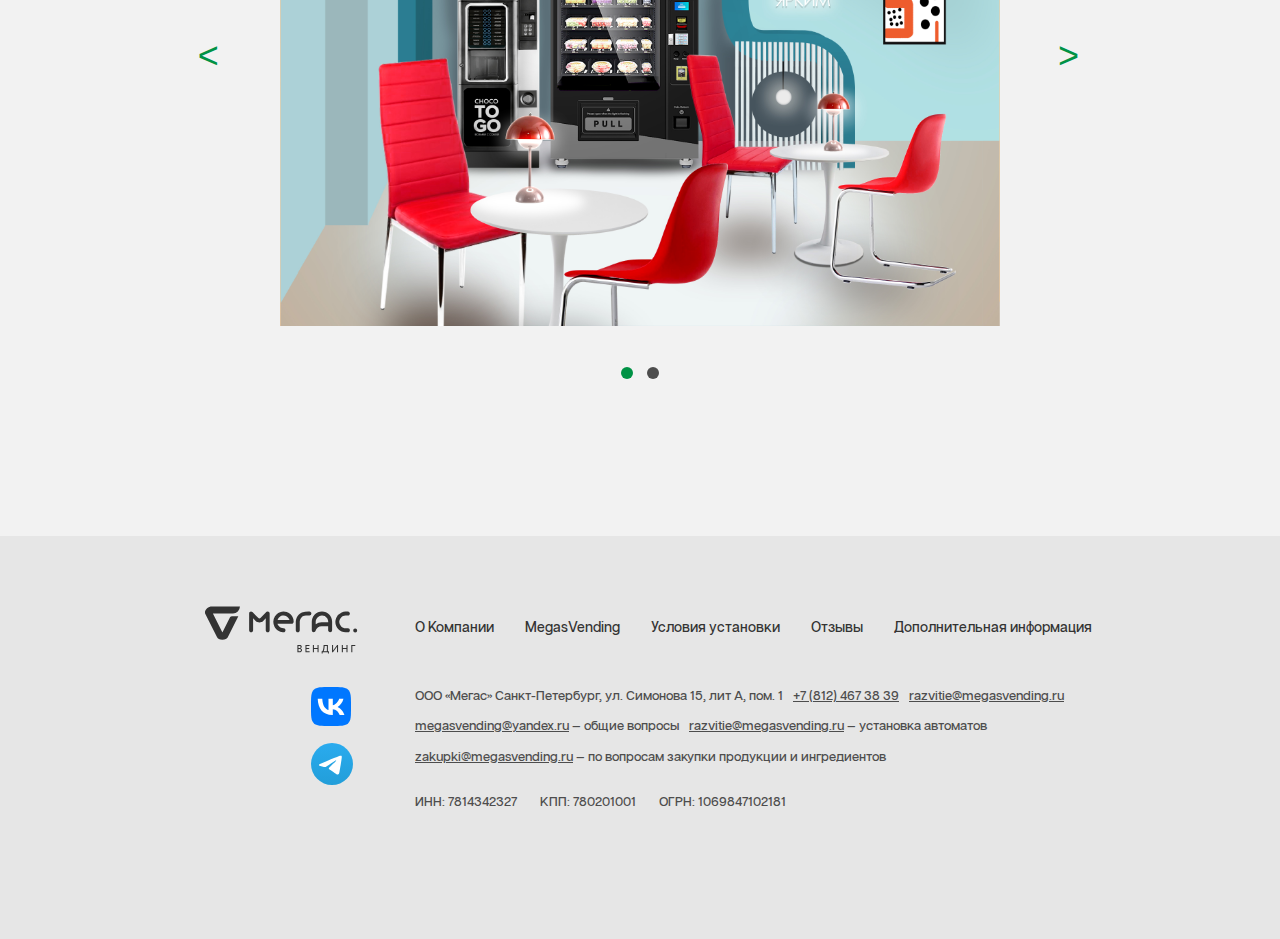
<file: school.html>
<!DOCTYPE html>
<html lang="ru">
  <head>
    <meta charset="utf-8">
    <title>Школьный вендинг
    </title>
    <meta name="description" content="">
    <meta name="viewport" content="width=device-width, initial-scale=1.0">
    <link rel="icon" href="favicon.ico" sizes="16x16">
    <link rel="icon" href="favicon.ico" sizes="32x32">
    <link rel="icon" href="img/favicon/favicon.svg" type="image/svg+xml">
    <link rel="apple-touch-icon" sizes="180x180" href="img/favicon/apple-touch-icon.png">
    <link rel="icon" type="image/png" sizes="32x32" href="img/favicon/favicon-32x32.png">
    <link rel="icon" type="image/png" sizes="16x16" href="img/favicon/favicon-16x16.png">
    <link rel="manifest" href="favic.webmanifest">
    <meta name="msapplication-TileColor" content="#da532c">
    <meta name="theme-color" content="#ffffff">
    <link rel="mask-icon" href="img/favicon/safari-pinned-tab.svg" color="#5bbad5">
    <link rel="stylesheet" href="css/main.css">
  </head>
  <body>
    <main class="main">
      <header class="header">
        <div class="header__wrapper">
          <div class="header__body"><a href="index.html" class="header__logo"><img src="img/header-logo.svg" alt="alt"></a>
            <div class="header__menu menu-header">
              <button class="toggle-mnu">
                <svg width="19" height="19" viewBox="0 0 19 19" fill="none" xmlns="http://www.w3.org/2000/svg" class="toggle-mnu__close">
                  <path d="M1.24902 1.21875L17.6115 17.5812" stroke-width="1.6" stroke-miterlimit="10" stroke-linecap="round"></path>
                  <path d="M1.25 17.5811L17.6125 1.21859" stroke-width="1.6" stroke-miterlimit="10" stroke-linecap="round"></path>
                </svg>
                <svg width="25" height="17" viewBox="0 0 25 17" fill="none" xmlns="http://www.w3.org/2000/svg" class="toggle-mnu__burger">
                  <path d="M0.860352 1.3999H24.0004" stroke-width="1.6" stroke-miterlimit="10" stroke-linecap="round"></path>
                  <path d="M0.860352 8.3999H24.0004" stroke-width="1.6" stroke-miterlimit="10" stroke-linecap="round"></path>
                  <path d="M0.860352 15.3999H24.0004" stroke-width="1.6" stroke-miterlimit="10" stroke-linecap="round"></path>
                </svg>
              </button>
              <nav class="menu-header__body menu mulilevel-nav">
                <ul class="menu__list">
                  <li data-dropdowned data-dropdowned-parent data-dropdown-icon class="menu-list__item menu__item"><span class="menu__link">Вендинговые Аппараты</span>
                    <ul class="submenu-list">
                      <li class="submenu-list__item"><a href="devices.html" class="submenu-list__link">Кофейные автоматы</a></li>
                      <li class="submenu-list__item"><a href="devices.html#snack-machines" class="submenu-list__link">Снековые автоматы</a></li>
                      <li class="submenu-list__item"><a href="devices.html#cocktail" class="submenu-list__link">Коктейльные автоматы</a></li>
                      <li class="submenu-list__item"><a href="school.html#cacao-zone" class="submenu-list__link">Детские какао – автоматы</a></li>
                      <li class="submenu-list__item"><a href="devices.html#smartmarkets" class="submenu-list__link">Смартмаркеты</a></li>
                      <li class="submenu-list__item"><a href="devices.html#coffee-points" class="submenu-list__link">Кофе поинты</a></li>
                      <li class="submenu-list__item"><a href="devices.html#cosy" class="submenu-list__link">Уличные кофейни</a></li>
                    </ul>
                  </li>
                  <li class="menu__item"><a href="#" class="menu__link">Школьный вендинг</a>
                  </li>
                  <li class="menu__item"><a href="examples.html" class="menu__link">Примеры установок</a>
                  </li>
                  <li class="menu__item"><a href="benefit.html" class="menu__link">Польза от вендинга</a>
                  </li>
                  <li class="menu__item"><a href="contacts.html" class="menu__link">Контакты</a>
                  </li>
                </ul>
              </nav>
            </div>
            <button type="button" class="header__search-button">
              <svg viewBox="0 0 21 20" fill="none" xmlns="http://www.w3.org/2000/svg">
                <path d="M9.34021 16.3798C13.5597 16.3798 16.9802 13.013 16.9802 8.85984C16.9802 4.70666 13.5597 1.33984 9.34021 1.33984C5.12075 1.33984 1.7002 4.70666 1.7002 8.85984C1.7002 13.013 5.12075 16.3798 9.34021 16.3798Z" stroke="white" stroke-width="1.5" stroke-miterlimit="10"></path>
                <path d="M15.2803 13.5996L20.0902 18.3396" stroke="white" stroke-width="1.5" stroke-miterlimit="10" stroke-linecap="round"></path>
              </svg>
            </button>
          </div>
        </div>
        <div class="header__serch-area">
          <div class="__wrapper">
            <form action="#" class="header__serch-form serch-form-header">
              <label class="serch-form-header__label">
                <button type="submit" class="serch-form-header__submit"><img src="img/icons/search-black.svg" alt="alt"></button>
                <input autocomplete="off" type="text" name="" placeholder="Поиск" class="serch-form-header__input">
              </label>
            </form>
          </div>
        </div>
      </header>
      <div class="main-content">
        <div class="school-hero">
          <div class="school-hero__image _fit"><img src="img/school-page/schcool-hero-img-lg.jpg" alt="alt" class="_fit-img"></div>
        </div>
        <div class="school-scroll">
          <div class="school-scroll__wrapper">
            <div class="school-scroll__text">
              <div class="school-scroll__title">Школьный вендинг –<br>это </div>
              <ul class="school-scroll__list">
                <li class="school-scroll__item">Полезно.</li>
                <li class="school-scroll__item">Удобно.</li>
                <li class="school-scroll__item">Безопасно.</li>
              </ul>
            </div>
          </div>
        </div>
        <!-- .school-page.gray-bg-->
        <div data-fab-fade></div>
        <div class="self-service">
          <div class="self-service__wrapper">
            <div class="self-service__top">
              <div class="self-service__text">Торговые автоматы самообслуживания <br>от компании <span>Мегас.Вендинг</span><br>оснащённые умным программным <br>обеспечением для здорового <br>питания обучающихся:</div>
            </div>
            <div class="self-service__items">
              <article class="self-service__item item-self-service">
                <div class="item-self-service__icon"><img src="img/school-page/self-service/1.svg" alt="alt"></div>
                <div class="item-self-service__text">полный контроль <br>дополнительного <br>питания учащегося</div>
              </article>
              <article class="self-service__item item-self-service">
                <div class="item-self-service__icon"><img src="img/school-page/self-service/2.svg" alt="alt"></div>
                <div class="item-self-service__text">ассортимент и сроки годности онлайн <br>в личном кабинете доступны педсоставу школы</div>
              </article>
              <article class="self-service__item item-self-service">
                <div class="item-self-service__icon"><img src="img/school-page/self-service/3.svg" alt="alt"></div>
                <div class="item-self-service__text">купить товар может только родитель или опекун через мобильное приложение, отправив ребёнку QR&nbsp;-&nbsp;код</div>
              </article>
              <article class="self-service__item item-self-service">
                <div class="item-self-service__icon"><img src="img/school-page/self-service/4.svg" alt="alt"></div>
                <div class="item-self-service__text">ребёнок получит товар, выбранный родителем, остканировав QR-код считывателем на автомате</div>
              </article>
            </div>
          </div>
        </div>
        <section class="healthy-snack gray-bg school-section">
          <div class="healthy-snack__wrapper">
            <h2 class="healthy-snack__title text-center">Полезный перекус – это важная составляющая питания школьника. <span>Весь ассортимент подобран <br>с заботой о здоровье учащихся.</span></h2>
          </div>
          <div class="healthy-snack__image _fit"><img src="img/school-page/school-snack/school-snack-new.jpg" alt="alt" class="_fit-img">
          </div>
        </section>
        <div class="assortment assortment--school gray-bg school-section">
          <div class="assortment__wrapper">
            <div class="assortment__content assortment__content--school">
              <div class="assortment__text">
                <p>В торговых автоматах перекус возможен  <br>во&#160;внеурочное время на&#160;дополнительных <br>и&#160;вечерних занятиях. <span class="marker">Всегда в Наличии</span> <br>и&#160;шаговой доступности быстрый  <br>перекус и&#160;питьевая вода. <br><span>Мы&#160;организуем:</span></p>
              </div>
              <div class="assortment__picts">
                <div class="assortment__picts-inner">
                  <div class="assortment__pict"><img src="img/school-page/school-snack/picts/1.svg" alt="alt"></div>
                  <div class="assortment__pict"><img src="img/school-page/school-snack/picts/2.svg" alt="alt"></div>
                  <div class="assortment__pict"><img src="img/school-page/school-snack/picts/3.svg" alt="alt"></div>
                  <div class="assortment__pict"><img src="img/school-page/school-snack/picts/4.svg" alt="alt"></div>
                  <div class="assortment__shedule"><img src="img/school-page/school-snack/picts/5.svg" alt="alt"></div>
                </div>
                <div class="assortment__mode"><img src="img/school-page/school-snack/picts/mode.svg" alt="alt"></div>
              </div>
            </div>
            <div class="assortment__bottom">
              <div class="assortment__mode"><img src="img/school-page/school-snack/picts/mode.svg" alt="alt"></div>
            </div>
          </div>
        </div>
        <section class="individual school-section wht-bg">
          <div class="individual__wrapper">
            <div class="individual__container">
              <div class="individual__image _fit"><img src="img/school-page/individual/individual-img-lg.jpg" alt="alt" class="_fit-img"></div>
              <div class="individual__content">
                <div class="individual__button-mob"></div>
                <div class="individual__block">
                  <div class="heading individual__heading">
                    <div class="heading__subtitle">учтём индивидуальные<br>пожелания</div>
                    <h2 class="heading__title individual__title">Individual</h2>
                  </div>
                  <p class="individual__text">За перемену успеют поесть даже самые маленькие. <br>	Без очередей и контакта с&#160;продавцом</p>
                </div>
                <div data-da="individual__button-mob, 767.98, first" class="individual__button"><img src="img/school-page/individual/ind-btn.svg" alt="alt"></div>
              </div>
            </div>
          </div>
        </section>
        <section class="guarantee school-section gray-bg">
          <div class="guarantee__wrapper">
            <div class="heading guarantee__heading text-center">
              <h2 class="heading__title guarantee__title">Гарантируем</h2>
            </div>
            <div class="guarantee__content">
              <ul class="guarantee__list">
                <li class="guarantee__item">соблюдение требований <span class="guarantee__marker">СанПин&#160;2.3/2.4.3590-20,</span> а также <span class="guarantee__marker">регионального стандарта</span> по обеспечению горячим питанием обучающихся государственных образовательных организаций Санкт-Петербурга</li>
                <li class="guarantee__item">качество и безопасность товара: в&#160;наличие все сертификаты и&#160;лицензии</li>
                <li class="guarantee__item">мониторинг сроков годности <br>на всех этапах хранения товара</li>
                <li class="guarantee__item">cанитарную обработку торгового оборудования <span class="guarantee__hidden-text">в соответствии с&#160;инструкцией изготовителя с&#160;применением моющих и&#160;дезинфецирующих средств. СанПин 2.3/2.4.3590-20, п. 3.11. Предоставляем и&#160;соблюдаем <br>график обслуживания</span></li>
              </ul>
            </div>
            <p class="guarantee__text">аппараты автоматической выдачи пищевой продукции и аппараты по приготовлению напитков обрабатываются согласно инструкции производителя с применением моющих и дезинфицирующих средств. СанПин  2.3/2.4.3590-20  п. 3.11. Предоставляем и соблюдаем график обслуживания</p>
          </div>
        </section>
        <section class="school-auto school-section gray-bg">
          <div class="school-auto__wrapper">
            <div class="heading school-auto__heading text-center">
              <div class="heading__subtitle">питание в вендинг-автоматах</div>
              <h2 class="heading__title">24/7</h2>
            </div>
            <div class="school-auto__descr">перекус возможен во внеурочное время на дополнительных и вечерних занятиях</div>
          </div>
          <div class="school-auto__image _fit"><img src="img/school-page/child.jpg" alt="alt" class="_fit-img">
          </div>
        </section>
        <section class="allowed school-section gray-bg">
          <div class="allowed__wrapper">
            <div class="heading allowed__heading text-center">
              <h2 class="heading__title">Разрешено</h2>
            </div>
            <div class="allowed__items">
              <div class="allowed__item item-allowed">
                <div class="item-allowed__icon"><img src="img/school-page/permission/1.png" img/school-page/permission/3.png alt="alt"></div>
                <div class="item-allowed__text">КОМИТЕТ ИМУЩЕСТВЕННЫХ ОТНОШЕНИЙ <br>САНКТ-ПЕТЕРБУРГА</div>
              </div>
              <div class="allowed__item item-allowed">
                <div class="item-allowed__icon"><img src="img/school-page/permission/2.png" img/school-page/permission/3.png alt="alt"></div>
                <div class="item-allowed__text">КОМИТЕТ СОВЕТА ФЕДЕРАЦИИ <br>ПО АГРАРНО-ПРОДОВОЛЬСТВЕННОЙ <br>ПОЛИТИКЕ <br>И&#160;ПРИРОДОПОЛЬЗОВАНИЮ</div>
              </div>
              <div class="allowed__item item-allowed">
                <div class="item-allowed__icon"><img src="img/school-page/permission/3.png" img/school-page/permission/3.png alt="alt"></div>
                <div class="item-allowed__text">ПРАВИТЕЛЬСТВО <br>САНКТ-ПЕТЕРБУРГА <br>ВИЦЕ-ГУБЕРНАТОР <br>САНКТ ПЕТЕРБУРГА</div>
              </div>
              <div class="allowed__item item-allowed">
                <div class="item-allowed__icon"><img src="img/school-page/permission/3.png" alt="alt"></div>
                <div class="item-allowed__text">ПРАВИТЕЛЬСТВО <br>САНКТ-ПЕТЕРБУРГА <br>УПРАВЛЕНИЕ СОЦИАЛЬНОГО <br>ПИТАНИЯ</div>
              </div>
              <div class="allowed__item item-allowed">
                <div class="item-allowed__icon"><img src="img/school-page/permission/3.png" alt="alt"></div>
                <div class="item-allowed__text">ПРАВИТЕЛЬСТВО <br>САНКТ-ПЕТЕРБУРГА <br>КОМИТЕТ <br>ПО ОБРАЗОВАНИЮ</div>
              </div>
              <div class="allowed__item item-allowed">
                <div class="item-allowed__icon"><img src="img/school-page/permission/3.png" alt="alt"></div>
                <div class="item-allowed__text">ПРАВИТЕЛЬСТВО <br>САНКТ-ПЕТЕРБУРГА <br>КОМИТЕТ ТЕРРИТОРИАЛЬНОГО РАЗВИТИЯ</div>
              </div>
            </div>
            <div class="allowed__bottom"><a href="why.html#certificates" class="btn">Сертификаты и Лицензии</a></div>
          </div>
        </section>
        <div id="cacao-zone" class="cacao school-section gray-bg">
          <div class="cacao__wrapper">
            <div class="cacao__title text-center">Вариант оформления какао-зоны для&#160;отдыха учащихся</div>
            <div class="tiny-carousel carousel-ordinary cacao__carousel">
              <div class="tiny-carousel__nav">
                <button type="button" class="tns-prev"><</button>
                <button type="button" class="tns-next">></button>
              </div>
              <div class="tiny-sldr cacao__slider">
                <div class="cacao__slide _fit"><img src="img/school-page/cacao/prostr/1.jpg" alt="alt" class="_fit-img"></div>
                <div class="cacao__slide _fit"><img src="img/school-page/cacao/prostr/2.jpg" alt="alt" class="_fit-img"></div>
              </div>
            </div>
          </div>
        </div>
      </div>
      <footer class="footer">
        <div class="footer__wrapper"><a href="index.html" class="footer__logo"><img src="img/logo-full.svg" alt="alt"></a>
          <nav class="footer__menu menu-footer">
            <ul class="menu-footer__list">
              <li class="menu-footer__item"><a href="about.html" class="menu-footer__link">О Компании</a>
              </li>
              <li class="menu-footer__item"><a href="why.html" class="menu-footer__link">MegasVending</a>
              </li>
              <li class="menu-footer__item"><a href="examples.html" class="menu-footer__link">Условия установки</a>
              </li>
              <li class="menu-footer__item"><a href="about.html" class="menu-footer__link">Отзывы</a>
              </li>
              <li class="menu-footer__item"><a href="template.html" class="menu-footer__link">Дополнительная информация</a>
              </li>
            </ul>
          </nav>
          <ul class="footer__socials socials-footer">
            <li class="socials-footer__item"><a href="#" class="socials-footer__link socials-footer__link--vk"><img src="img/socs/vk.svg" alt="alt"></a></li>
            <li class="socials-footer__item"><a href="#" class="socials-footer__link"><img src="img/socs/tgm.svg" alt="alt"></a></li>
          </ul>
          <div class="footer__info info-footer">
            <address class="info-footer__row info-footer__row--address">
              <div class="info-footer__col"><span>ООО «Мегас»</span> Санкт-Петербург, ул. Симонова 15, лит А, пом. 1</div>
              <div class="info-footer__col"><a href="tel:+78124673839">+7 (812) 467 38 39</a></div>
              <div class="info-footer__col"><a href="mailto:razvitie@megasvending.ru">razvitie@megasvending.ru</a></div>
            </address>
            <div class="info-footer__row info-footer__row--questions">
              <div class="info-footer__col"><a href="mailto:megasvending@yandex.ru">megasvending@yandex.ru</a> — общие вопросы</div>
              <div class="info-footer__col"><a href="mailto:zakupki@megasvending.ru">razvitie@megasvending.ru</a> — установка автоматов </div>
            </div>
            <div class="info-footer__row">
              <div class="info-footer__col"><a href="mailto:zakupki@megasvending.ru">zakupki@megasvending.ru</a> — по вопросам закупки продукции и ингредиентов</div>
            </div>
            <div class="footer__inns">
              <div class="footer__inns-item">ИНН: 7814342327</div>
              <div class="footer__inns-item">КПП: 780201001</div>
              <div class="footer__inns-item">ОГРН: 1069847102181</div>
            </div>
          </div>
        </div>
      </footer>
    </main>
    <div class="blur"></div>
    <div class="submenu-cover"></div>
    <div class="fab">
      <nav class="fab__list">
        <!-- - for (var i=0; i < 4; i++)--><a href="#" class="fab__link fab__link--wa"><img src="img/messengers/1.svg" alt="alt"></a><a href="#" class="fab__link fab__link--tg"><img src="img/messengers/2.svg" alt="alt"></a><a href="#" class="fab__link fab__link--mail"><img src="img/messengers/3.svg" alt="alt"></a><a href="#" class="fab__link fab__link--chat"><img src="img/messengers/4.svg" alt="alt"></a><a href="#" class="fab__link fab__link--smart"><img src="img/messengers/5.svg" alt="alt"></a>
      </nav>
      <button type="button" class="fab__cross"><img src="img/messengers/cross.svg" alt="alt"></button>
      <button type="button" class="fab__phone"><img src="img/fab/call.svg" alt="alt"></button>
      <button type="button" class="fab__drive"><img src="img/fab/test-drive.svg" alt="alt"></button>
    </div>
    <script src="js/libs/service-functions/remove-class.js"></script>
    <script src="js/libs/service-functions/siblings.js"></script>
    <script src="js/libs/service-functions/mobileDetect.js"></script>
    
    
    <script src="js/libs/multilevel-dropdown/multidropdown.js"></script>
    
    
    <script src="js/libs/dynamic-adaptive/da.min.js"></script>
    <script src="js/libs/tiny-slider/dist/min/tiny-slider.js"></script>
    <!-- script(src="js/libs/scrollTrigger/ScrollTrigger.js")-->
    <script src="js/common.js"></script>
  </body>
</html>
</file>
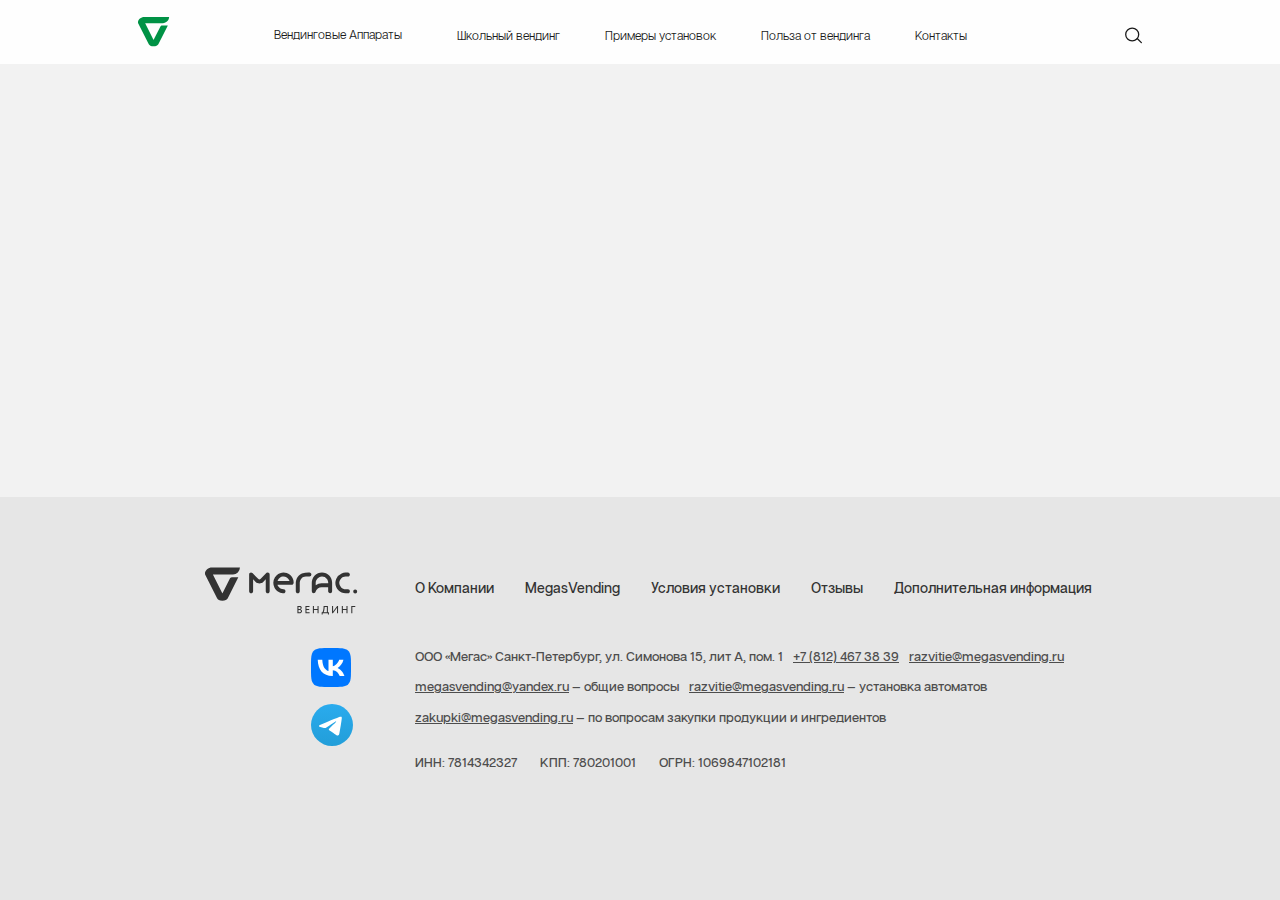
<file: template.html>
<!DOCTYPE html>
<html lang="ru">
  <head>
    <meta charset="utf-8">
    <title>
    </title>
    <meta name="description" content="">
    <meta name="viewport" content="width=device-width, initial-scale=1.0">
    <link rel="icon" href="favicon.ico" sizes="16x16">
    <link rel="icon" href="favicon.ico" sizes="32x32">
    <link rel="icon" href="img/favicon/favicon.svg" type="image/svg+xml">
    <link rel="apple-touch-icon" sizes="180x180" href="img/favicon/apple-touch-icon.png">
    <link rel="icon" type="image/png" sizes="32x32" href="img/favicon/favicon-32x32.png">
    <link rel="icon" type="image/png" sizes="16x16" href="img/favicon/favicon-16x16.png">
    <link rel="manifest" href="favic.webmanifest">
    <meta name="msapplication-TileColor" content="#da532c">
    <meta name="theme-color" content="#ffffff">
    <link rel="mask-icon" href="img/favicon/safari-pinned-tab.svg" color="#5bbad5">
    <link rel="stylesheet" href="css/main.css">
  </head>
  <body>
    <main class="main">
      <header class="header">
        <div class="header__wrapper">
          <div class="header__body"><a href="index.html" class="header__logo"><img src="img/header-logo.svg" alt="alt"></a>
            <div class="header__menu menu-header">
              <button class="toggle-mnu">
                <svg width="19" height="19" viewBox="0 0 19 19" fill="none" xmlns="http://www.w3.org/2000/svg" class="toggle-mnu__close">
                  <path d="M1.24902 1.21875L17.6115 17.5812" stroke-width="1.6" stroke-miterlimit="10" stroke-linecap="round"></path>
                  <path d="M1.25 17.5811L17.6125 1.21859" stroke-width="1.6" stroke-miterlimit="10" stroke-linecap="round"></path>
                </svg>
                <svg width="25" height="17" viewBox="0 0 25 17" fill="none" xmlns="http://www.w3.org/2000/svg" class="toggle-mnu__burger">
                  <path d="M0.860352 1.3999H24.0004" stroke-width="1.6" stroke-miterlimit="10" stroke-linecap="round"></path>
                  <path d="M0.860352 8.3999H24.0004" stroke-width="1.6" stroke-miterlimit="10" stroke-linecap="round"></path>
                  <path d="M0.860352 15.3999H24.0004" stroke-width="1.6" stroke-miterlimit="10" stroke-linecap="round"></path>
                </svg>
              </button>
              <nav class="menu-header__body menu mulilevel-nav">
                <ul class="menu__list">
                  <li data-dropdowned data-dropdowned-parent data-dropdown-icon class="menu-list__item menu__item"><span class="menu__link">Вендинговые Аппараты</span>
                    <ul class="submenu-list">
                      <li class="submenu-list__item"><a href="devices.html" class="submenu-list__link">Кофейные автоматы</a></li>
                      <li class="submenu-list__item"><a href="devices.html#snack-machines" class="submenu-list__link">Снековые автоматы</a></li>
                      <li class="submenu-list__item"><a href="devices.html#cocktail" class="submenu-list__link">Коктейльные автоматы</a></li>
                      <li class="submenu-list__item"><a href="school.html#cacao-zone" class="submenu-list__link">Детские какао – автоматы</a></li>
                      <li class="submenu-list__item"><a href="devices.html#smartmarkets" class="submenu-list__link">Смартмаркеты</a></li>
                      <li class="submenu-list__item"><a href="devices.html#coffee-points" class="submenu-list__link">Кофе поинты</a></li>
                      <li class="submenu-list__item"><a href="devices.html#cosy" class="submenu-list__link">Уличные кофейни</a></li>
                    </ul>
                  </li>
                  <li class="menu__item"><a href="school.html" class="menu__link">Школьный вендинг</a>
                  </li>
                  <li class="menu__item"><a href="examples.html" class="menu__link">Примеры установок</a>
                  </li>
                  <li class="menu__item"><a href="benefit.html" class="menu__link">Польза от вендинга</a>
                  </li>
                  <li class="menu__item"><a href="contacts.html" class="menu__link">Контакты</a>
                  </li>
                </ul>
              </nav>
            </div>
            <button type="button" class="header__search-button">
              <svg viewBox="0 0 21 20" fill="none" xmlns="http://www.w3.org/2000/svg">
                <path d="M9.34021 16.3798C13.5597 16.3798 16.9802 13.013 16.9802 8.85984C16.9802 4.70666 13.5597 1.33984 9.34021 1.33984C5.12075 1.33984 1.7002 4.70666 1.7002 8.85984C1.7002 13.013 5.12075 16.3798 9.34021 16.3798Z" stroke="white" stroke-width="1.5" stroke-miterlimit="10"></path>
                <path d="M15.2803 13.5996L20.0902 18.3396" stroke="white" stroke-width="1.5" stroke-miterlimit="10" stroke-linecap="round"></path>
              </svg>
            </button>
          </div>
        </div>
        <div class="header__serch-area">
          <div class="__wrapper">
            <form action="#" class="header__serch-form serch-form-header">
              <label class="serch-form-header__label">
                <button type="submit" class="serch-form-header__submit"><img src="img/icons/search-black.svg" alt="alt"></button>
                <input autocomplete="off" type="text" name="" placeholder="Поиск" class="serch-form-header__input">
              </label>
            </form>
          </div>
        </div>
      </header>
      <div class="main-content">
      </div>
      <footer class="footer">
        <div class="footer__wrapper"><a href="index.html" class="footer__logo"><img src="img/logo-full.svg" alt="alt"></a>
          <nav class="footer__menu menu-footer">
            <ul class="menu-footer__list">
              <li class="menu-footer__item"><a href="about.html" class="menu-footer__link">О Компании</a>
              </li>
              <li class="menu-footer__item"><a href="why.html" class="menu-footer__link">MegasVending</a>
              </li>
              <li class="menu-footer__item"><a href="examples.html" class="menu-footer__link">Условия установки</a>
              </li>
              <li class="menu-footer__item"><a href="about.html" class="menu-footer__link">Отзывы</a>
              </li>
              <li class="menu-footer__item"><a href="#" class="menu-footer__link">Дополнительная информация</a>
              </li>
            </ul>
          </nav>
          <ul class="footer__socials socials-footer">
            <li class="socials-footer__item"><a href="#" class="socials-footer__link socials-footer__link--vk"><img src="img/socs/vk.svg" alt="alt"></a></li>
            <li class="socials-footer__item"><a href="#" class="socials-footer__link"><img src="img/socs/tgm.svg" alt="alt"></a></li>
          </ul>
          <div class="footer__info info-footer">
            <address class="info-footer__row info-footer__row--address">
              <div class="info-footer__col"><span>ООО «Мегас»</span> Санкт-Петербург, ул. Симонова 15, лит А, пом. 1</div>
              <div class="info-footer__col"><a href="tel:+78124673839">+7 (812) 467 38 39</a></div>
              <div class="info-footer__col"><a href="mailto:razvitie@megasvending.ru">razvitie@megasvending.ru</a></div>
            </address>
            <div class="info-footer__row info-footer__row--questions">
              <div class="info-footer__col"><a href="mailto:megasvending@yandex.ru">megasvending@yandex.ru</a> — общие вопросы</div>
              <div class="info-footer__col"><a href="mailto:zakupki@megasvending.ru">razvitie@megasvending.ru</a> — установка автоматов </div>
            </div>
            <div class="info-footer__row">
              <div class="info-footer__col"><a href="mailto:zakupki@megasvending.ru">zakupki@megasvending.ru</a> — по вопросам закупки продукции и ингредиентов</div>
            </div>
            <div class="footer__inns">
              <div class="footer__inns-item">ИНН: 7814342327</div>
              <div class="footer__inns-item">КПП: 780201001</div>
              <div class="footer__inns-item">ОГРН: 1069847102181</div>
            </div>
          </div>
        </div>
      </footer>
    </main>
    <div class="blur"></div>
    <div class="submenu-cover"></div>
    <div class="fab">
      <nav class="fab__list">
        <!-- - for (var i=0; i < 4; i++)--><a href="#" class="fab__link fab__link--wa"><img src="img/messengers/1.svg" alt="alt"></a><a href="#" class="fab__link fab__link--tg"><img src="img/messengers/2.svg" alt="alt"></a><a href="#" class="fab__link fab__link--mail"><img src="img/messengers/3.svg" alt="alt"></a><a href="#" class="fab__link fab__link--chat"><img src="img/messengers/4.svg" alt="alt"></a><a href="#" class="fab__link fab__link--smart"><img src="img/messengers/5.svg" alt="alt"></a>
      </nav>
      <button type="button" class="fab__cross"><img src="img/messengers/cross.svg" alt="alt"></button>
      <button type="button" class="fab__phone"><img src="img/fab/call.svg" alt="alt"></button>
      <button type="button" class="fab__drive"><img src="img/fab/test-drive.svg" alt="alt"></button>
    </div>
    <script src="js/libs/service-functions/remove-class.js"></script>
    <script src="js/libs/service-functions/siblings.js"></script>
    <script src="js/libs/service-functions/mobileDetect.js"></script>
    
    
    <script src="js/libs/multilevel-dropdown/multidropdown.js"></script>
    <script src="js/libs/service-functions/scrollWidth.js"></script>
    
    
    <!-- script(src="js/libs/tiny-slider/dist/min/tiny-slider.js")-->
    <script src="js/libs/VenoBox/dist/venobox.min.js"></script>
    <script src="js/common.js"></script>
  </body>
</html>
</file>
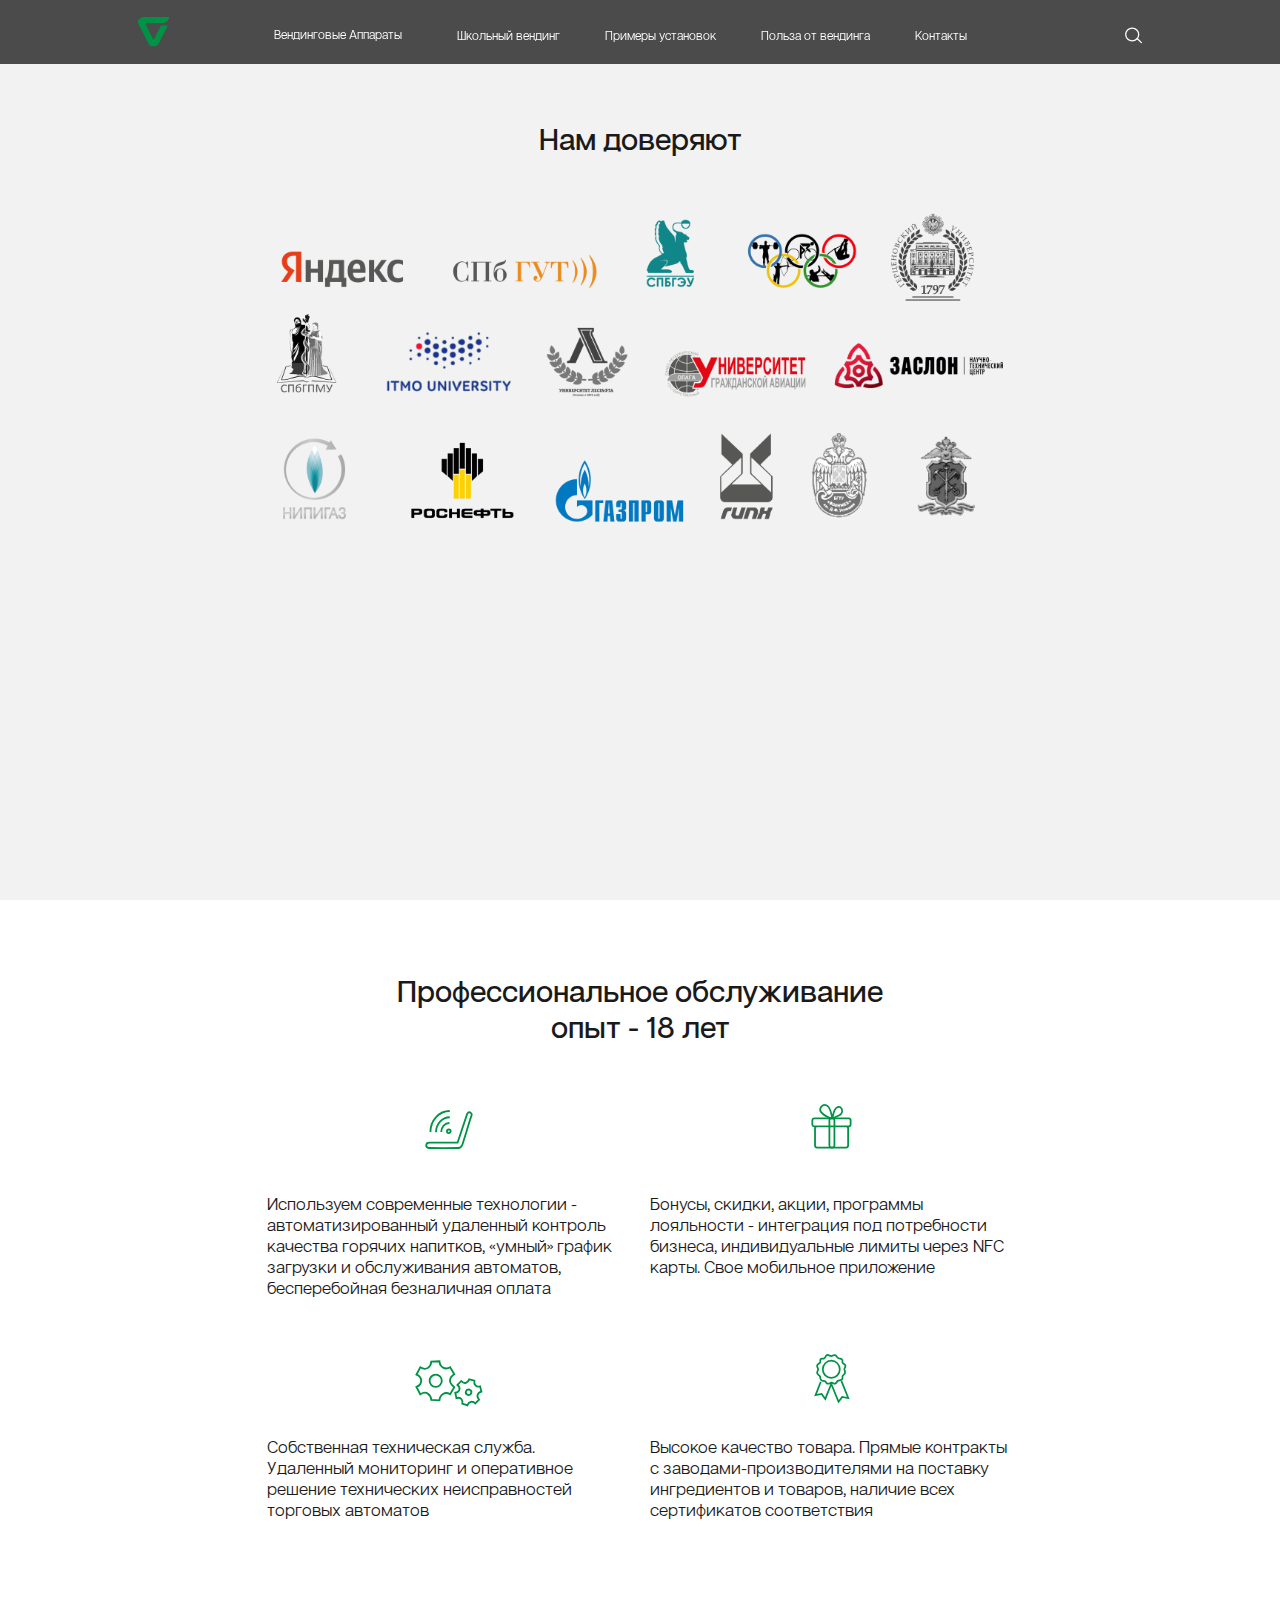
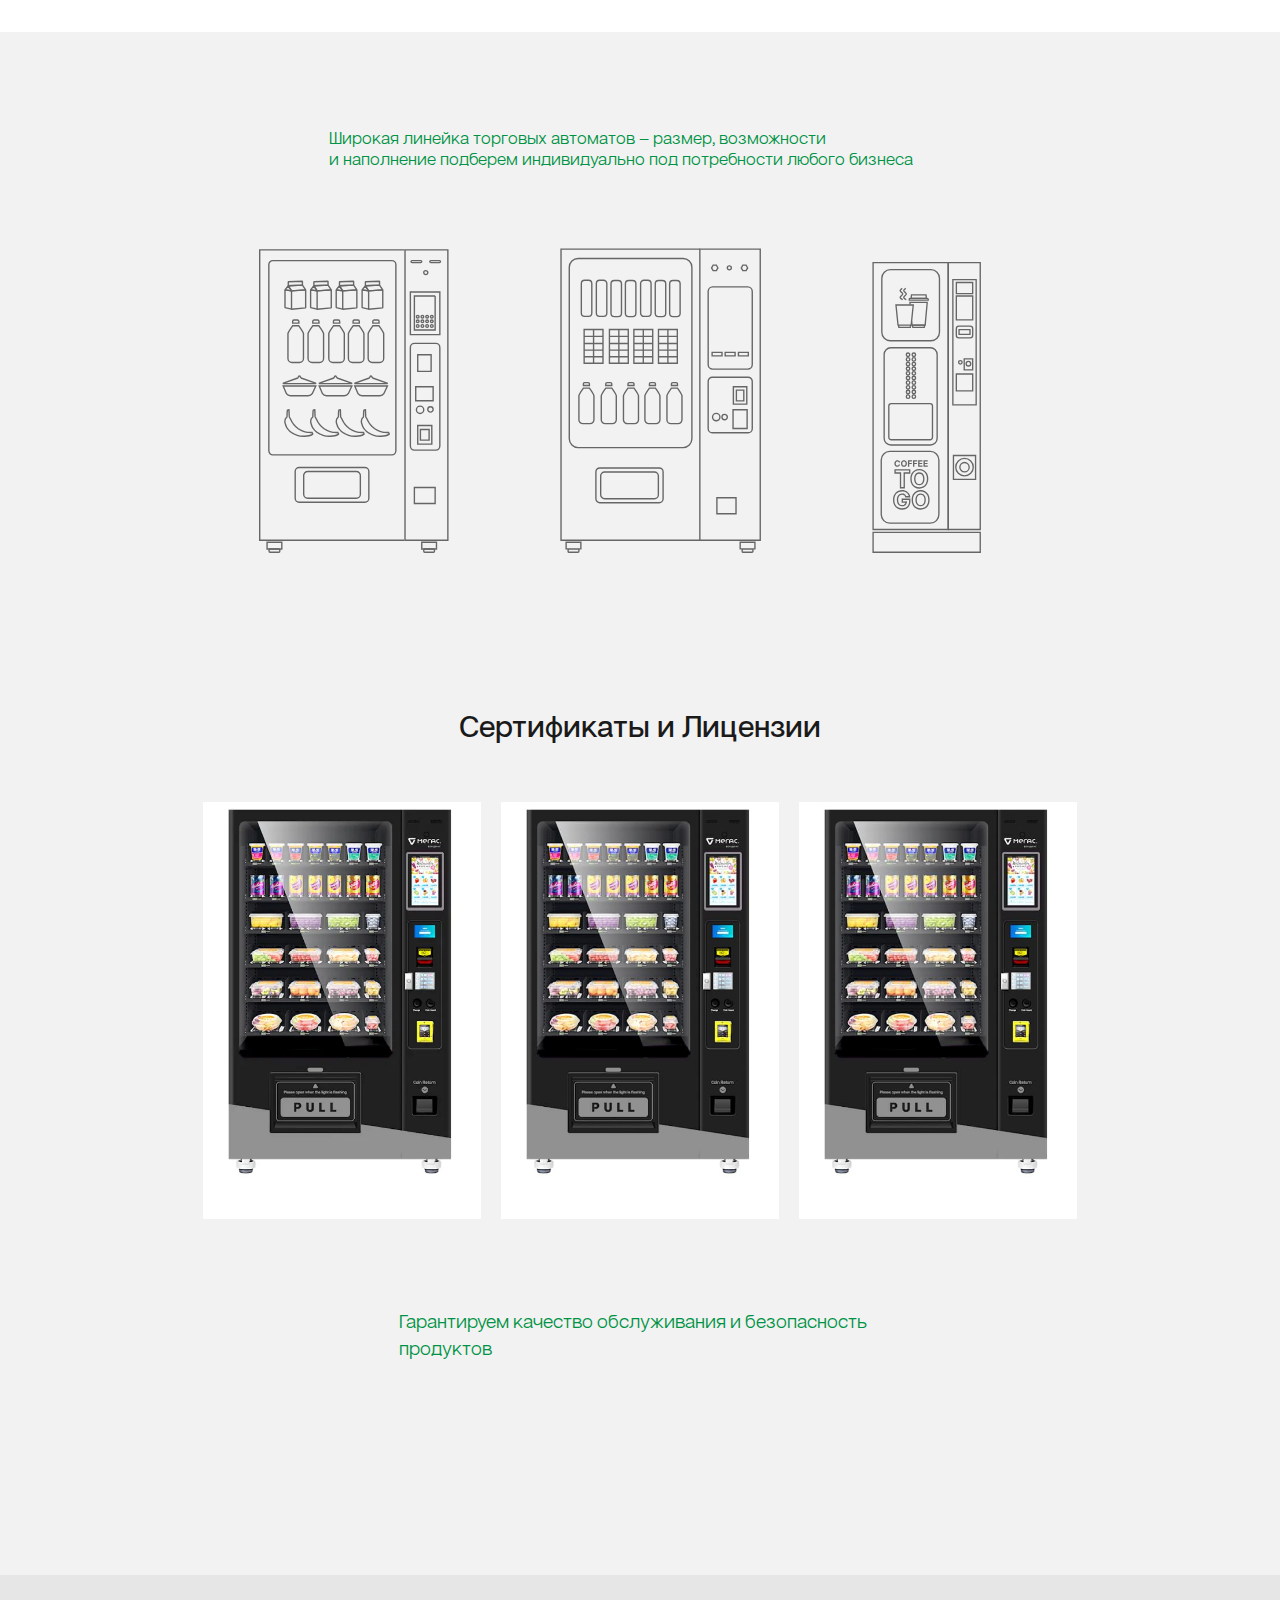
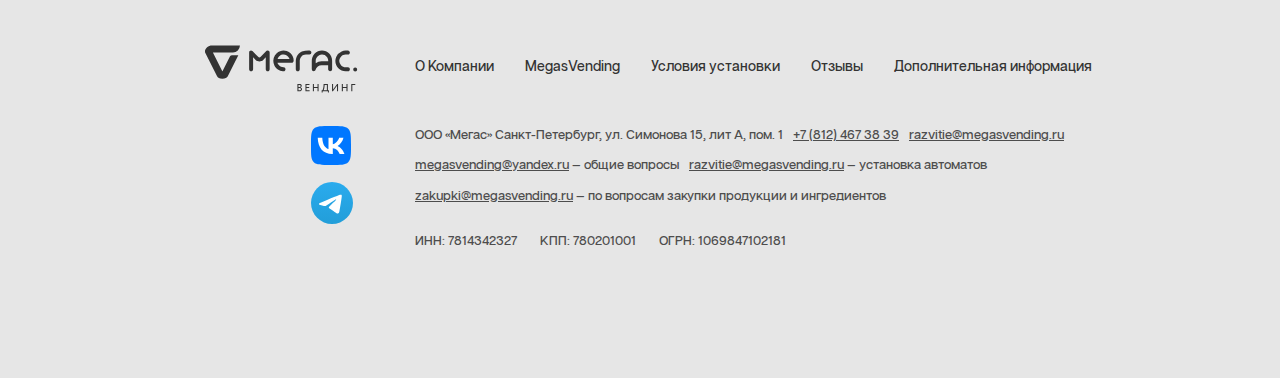
<file: why.html>
<!DOCTYPE html>
<html lang="ru">
  <head>
    <meta charset="utf-8">
    <title>Почему Мегас
    </title>
    <meta name="description" content="">
    <meta name="viewport" content="width=device-width, initial-scale=1.0">
    <link rel="icon" href="favicon.ico" sizes="16x16">
    <link rel="icon" href="favicon.ico" sizes="32x32">
    <link rel="icon" href="img/favicon/favicon.svg" type="image/svg+xml">
    <link rel="apple-touch-icon" sizes="180x180" href="img/favicon/apple-touch-icon.png">
    <link rel="icon" type="image/png" sizes="32x32" href="img/favicon/favicon-32x32.png">
    <link rel="icon" type="image/png" sizes="16x16" href="img/favicon/favicon-16x16.png">
    <link rel="manifest" href="favic.webmanifest">
    <meta name="msapplication-TileColor" content="#da532c">
    <meta name="theme-color" content="#ffffff">
    <link rel="mask-icon" href="img/favicon/safari-pinned-tab.svg" color="#5bbad5">
    <link rel="stylesheet" href="css/main.css">
  </head>
  <body>
    <div id="wrapper-for-scroll-fix">
      <main class="main">
        <header class="header header--dark header--fixed">
          <div class="header__wrapper">
            <div class="header__body"><a href="index.html" class="header__logo"><img src="img/header-logo.svg" alt="alt"></a>
              <div class="header__menu menu-header">
                <button class="toggle-mnu">
                  <svg width="19" height="19" viewBox="0 0 19 19" fill="none" xmlns="http://www.w3.org/2000/svg" class="toggle-mnu__close">
                    <path d="M1.24902 1.21875L17.6115 17.5812" stroke-width="1.6" stroke-miterlimit="10" stroke-linecap="round"></path>
                    <path d="M1.25 17.5811L17.6125 1.21859" stroke-width="1.6" stroke-miterlimit="10" stroke-linecap="round"></path>
                  </svg>
                  <svg width="25" height="17" viewBox="0 0 25 17" fill="none" xmlns="http://www.w3.org/2000/svg" class="toggle-mnu__burger">
                    <path d="M0.860352 1.3999H24.0004" stroke-width="1.6" stroke-miterlimit="10" stroke-linecap="round"></path>
                    <path d="M0.860352 8.3999H24.0004" stroke-width="1.6" stroke-miterlimit="10" stroke-linecap="round"></path>
                    <path d="M0.860352 15.3999H24.0004" stroke-width="1.6" stroke-miterlimit="10" stroke-linecap="round"></path>
                  </svg>
                </button>
                <nav class="menu-header__body menu mulilevel-nav">
                  <ul class="menu__list">
                    <li data-dropdowned data-dropdowned-parent data-dropdown-icon class="menu-list__item menu__item"><span class="menu__link">Вендинговые Аппараты</span>
                      <ul class="submenu-list">
                        <li class="submenu-list__item"><a href="devices.html" class="submenu-list__link">Кофейные автоматы</a></li>
                        <li class="submenu-list__item"><a href="devices.html#snack-machines" class="submenu-list__link">Снековые автоматы</a></li>
                        <li class="submenu-list__item"><a href="devices.html#cocktail" class="submenu-list__link">Коктейльные автоматы</a></li>
                        <li class="submenu-list__item"><a href="school.html#cacao-zone" class="submenu-list__link">Детские какао – автоматы</a></li>
                        <li class="submenu-list__item"><a href="devices.html#smartmarkets" class="submenu-list__link">Смартмаркеты</a></li>
                        <li class="submenu-list__item"><a href="devices.html#coffee-points" class="submenu-list__link">Кофе поинты</a></li>
                        <li class="submenu-list__item"><a href="devices.html#cosy" class="submenu-list__link">Уличные кофейни</a></li>
                      </ul>
                    </li>
                    <li class="menu__item"><a href="school.html" class="menu__link">Школьный вендинг</a>
                    </li>
                    <li class="menu__item"><a href="examples.html" class="menu__link">Примеры установок</a>
                    </li>
                    <li class="menu__item"><a href="benefit.html" class="menu__link">Польза от вендинга</a>
                    </li>
                    <li class="menu__item"><a href="contacts.html" class="menu__link">Контакты</a>
                    </li>
                  </ul>
                </nav>
              </div>
              <button type="button" class="header__search-button">
                <svg viewBox="0 0 21 20" fill="none" xmlns="http://www.w3.org/2000/svg">
                  <path d="M9.34021 16.3798C13.5597 16.3798 16.9802 13.013 16.9802 8.85984C16.9802 4.70666 13.5597 1.33984 9.34021 1.33984C5.12075 1.33984 1.7002 4.70666 1.7002 8.85984C1.7002 13.013 5.12075 16.3798 9.34021 16.3798Z" stroke="white" stroke-width="1.5" stroke-miterlimit="10"></path>
                  <path d="M15.2803 13.5996L20.0902 18.3396" stroke="white" stroke-width="1.5" stroke-miterlimit="10" stroke-linecap="round"></path>
                </svg>
              </button>
            </div>
          </div>
          <div class="header__serch-area">
            <div class="__wrapper">
              <form action="#" class="header__serch-form serch-form-header">
                <label class="serch-form-header__label">
                  <button type="submit" class="serch-form-header__submit"><img src="img/icons/search-black.svg" alt="alt"></button>
                  <input autocomplete="off" type="text" name="" placeholder="Поиск" class="serch-form-header__input">
                </label>
              </form>
            </div>
          </div>
        </header>
        <div class="main-content">
          <section data-fab-fade class="credence">
            <div class="credence__wrapper padding-inline-75">
              <h1 class="credence__title title-34 text-center">Нам доверяют</h1>
              <div class="credence__content">
                <div class="credence__image">
                  <picture>
                    <source srcset="img/why-page/logos-sm-lg.png" media="(max-width: 767.98px)">
                    <source srcset="img/why-page/logos-lg.png"><img srcset="img/why-page/logos-lg-lg.png" alt="logos">
                  </picture>
                </div>
              </div>
            </div>
          </section>
          <section class="proff wht-bg">
            <div class="proff__wrapper padding-inline-75">
              <h2 class="proff__title title-34 text-center">Профессиональное обслуживание<br>опыт - 18 лет</h2>
              <div class="proff__items">
                <div class="proff__item item-proff">
                  <div class="item-proff__icon"><img src="img/why-page/proff/1.svg" alt="alt"></div>
                  <p class="item-proff__text">Используем современные технологии - <br>автоматизированный удаленный контроль <br>качества горячих напитков, «умный» график <br>загрузки и обслуживания автоматов, <br>бесперебойная безналичная оплата</p>
                </div>
                <div class="proff__item item-proff">
                  <div class="item-proff__icon"><img src="img/why-page/proff/2.svg" alt="alt"></div>
                  <p class="item-proff__text">Бонусы, скидки, акции, программы <br>лояльности - интеграция под потребности <br>бизнеса, индивидуальные лимиты через NFC <br>карты. Свое мобильное приложение</p>
                </div>
                <div class="proff__item item-proff">
                  <div class="item-proff__icon"><img src="img/why-page/proff/3.svg" alt="alt"></div>
                  <p class="item-proff__text">Собственная техническая служба. <br>Удаленный мониторинг и оперативное <br>решение технических неисправностей <br>торговых автоматов</p>
                </div>
                <div class="proff__item item-proff">
                  <div class="item-proff__icon"><img src="img/why-page/proff/4.svg" alt="alt"></div>
                  <p class="item-proff__text">Высокое качество товара. Прямые контракты <br>с заводами-производителями на поставку <br>ингредиентов и товаров, наличие всех <br>сертификатов соответствия</p>
                </div>
              </div>
            </div>
          </section>
          <div class="ruler">
            <div class="ruler__wrapper padding-inline-75">
              <div class="ruler__text">Широкая линейка торговых автоматов – размер, возможности <br>и наполнение подберем индивидуально под потребности любого бизнеса</div>
              <div class="ruler__items">
                <div class="ruler__item"><img src="img/why-page/machines/1.svg" alt="alt"></div>
                <div class="ruler__item"><img src="img/why-page/machines/2.svg" alt="alt"></div>
                <div class="ruler__item"><img src="img/why-page/machines/3.svg" alt="alt"></div>
              </div>
            </div>
          </div>
          <section id="certificates" class="certifs gray-bg">
            <div class="certifs__top">
              <div class="certifs__wrapper padding-inline-75">
                <h2 class="certifs__title title-34 text-center">Сертификаты и Лицензии</h2>
                <div class="certifs__items"><a href="img/devices-page/buffets/buffet.jpg" class="certifs__item image-modal _fit"><picture><source srcset="img/devices-page/buffets/buffet.webp" type="image/webp"><picture><source srcset="img/devices-page/buffets/buffet.webp" type="image/webp"><picture><source srcset="img/devices-page/buffets/buffet.webp" type="image/webp"><img src="img/devices-page/buffets/buffet.jpg" alt="alt" class="_fit-img"></picture></picture></picture></a><a href="img/devices-page/buffets/buffet.jpg" class="certifs__item image-modal _fit"><img src="img/devices-page/buffets/buffet.jpg" alt="alt" class="_fit-img"></a><a href="img/devices-page/buffets/buffet.jpg" class="certifs__item image-modal _fit"><img src="img/devices-page/buffets/buffet.jpg" alt="alt" class="_fit-img"></a>
                </div>
                <div class="certifs__footer">
                  <p>Гарантируем качество <br>обслуживания <br>и безопасность продуктов</p>
                </div>
              </div>
            </div>
          </section>
        </div>
        <footer class="footer">
          <div class="footer__wrapper"><a href="index.html" class="footer__logo"><img src="img/logo-full.svg" alt="alt"></a>
            <nav class="footer__menu menu-footer">
              <ul class="menu-footer__list">
                <li class="menu-footer__item"><a href="about.html" class="menu-footer__link">О Компании</a>
                </li>
                <li class="menu-footer__item"><a href="#" class="menu-footer__link">MegasVending</a>
                </li>
                <li class="menu-footer__item"><a href="examples.html" class="menu-footer__link">Условия установки</a>
                </li>
                <li class="menu-footer__item"><a href="about.html" class="menu-footer__link">Отзывы</a>
                </li>
                <li class="menu-footer__item"><a href="template.html" class="menu-footer__link">Дополнительная информация</a>
                </li>
              </ul>
            </nav>
            <ul class="footer__socials socials-footer">
              <li class="socials-footer__item"><a href="#" class="socials-footer__link socials-footer__link--vk"><img src="img/socs/vk.svg" alt="alt"></a></li>
              <li class="socials-footer__item"><a href="#" class="socials-footer__link"><img src="img/socs/tgm.svg" alt="alt"></a></li>
            </ul>
            <div class="footer__info info-footer">
              <address class="info-footer__row info-footer__row--address">
                <div class="info-footer__col"><span>ООО «Мегас»</span> Санкт-Петербург, ул. Симонова 15, лит А, пом. 1</div>
                <div class="info-footer__col"><a href="tel:+78124673839">+7 (812) 467 38 39</a></div>
                <div class="info-footer__col"><a href="mailto:razvitie@megasvending.ru">razvitie@megasvending.ru</a></div>
              </address>
              <div class="info-footer__row info-footer__row--questions">
                <div class="info-footer__col"><a href="mailto:megasvending@yandex.ru">megasvending@yandex.ru</a> — общие вопросы</div>
                <div class="info-footer__col"><a href="mailto:zakupki@megasvending.ru">razvitie@megasvending.ru</a> — установка автоматов </div>
              </div>
              <div class="info-footer__row">
                <div class="info-footer__col"><a href="mailto:zakupki@megasvending.ru">zakupki@megasvending.ru</a> — по вопросам закупки продукции и ингредиентов</div>
              </div>
              <div class="footer__inns">
                <div class="footer__inns-item">ИНН: 7814342327</div>
                <div class="footer__inns-item">КПП: 780201001</div>
                <div class="footer__inns-item">ОГРН: 1069847102181</div>
              </div>
            </div>
          </div>
        </footer>
      </main>
    </div>
    <div class="blur"></div>
    <div class="submenu-cover"></div>
    <div class="fab">
      <nav class="fab__list">
        <!-- - for (var i=0; i < 4; i++)--><a href="#" class="fab__link fab__link--wa"><img src="img/messengers/1.svg" alt="alt"></a><a href="#" class="fab__link fab__link--tg"><img src="img/messengers/2.svg" alt="alt"></a><a href="#" class="fab__link fab__link--mail"><img src="img/messengers/3.svg" alt="alt"></a><a href="#" class="fab__link fab__link--chat"><img src="img/messengers/4.svg" alt="alt"></a><a href="#" class="fab__link fab__link--smart"><img src="img/messengers/5.svg" alt="alt"></a>
      </nav>
      <button type="button" class="fab__cross"><img src="img/messengers/cross.svg" alt="alt"></button>
      <button type="button" class="fab__phone"><img src="img/fab/call.svg" alt="alt"></button>
      <button type="button" class="fab__drive"><img src="img/fab/test-drive.svg" alt="alt"></button>
    </div>
    <script src="js/libs/service-functions/remove-class.js"></script>
    <script src="js/libs/service-functions/siblings.js"></script>
    <script src="js/libs/service-functions/mobileDetect.js"></script>
    
    
    <script src="js/libs/multilevel-dropdown/multidropdown.js"></script>
    <script src="js/libs/service-functions/scrollWidth.js"></script>
    
    
    <!-- script(src="js/libs/tiny-slider/dist/min/tiny-slider.js")-->
    <script src="js/libs/VenoBox/dist/venobox.min.js"></script>
    <script src="js/common.js"></script>
  </body>
</html>
</file>
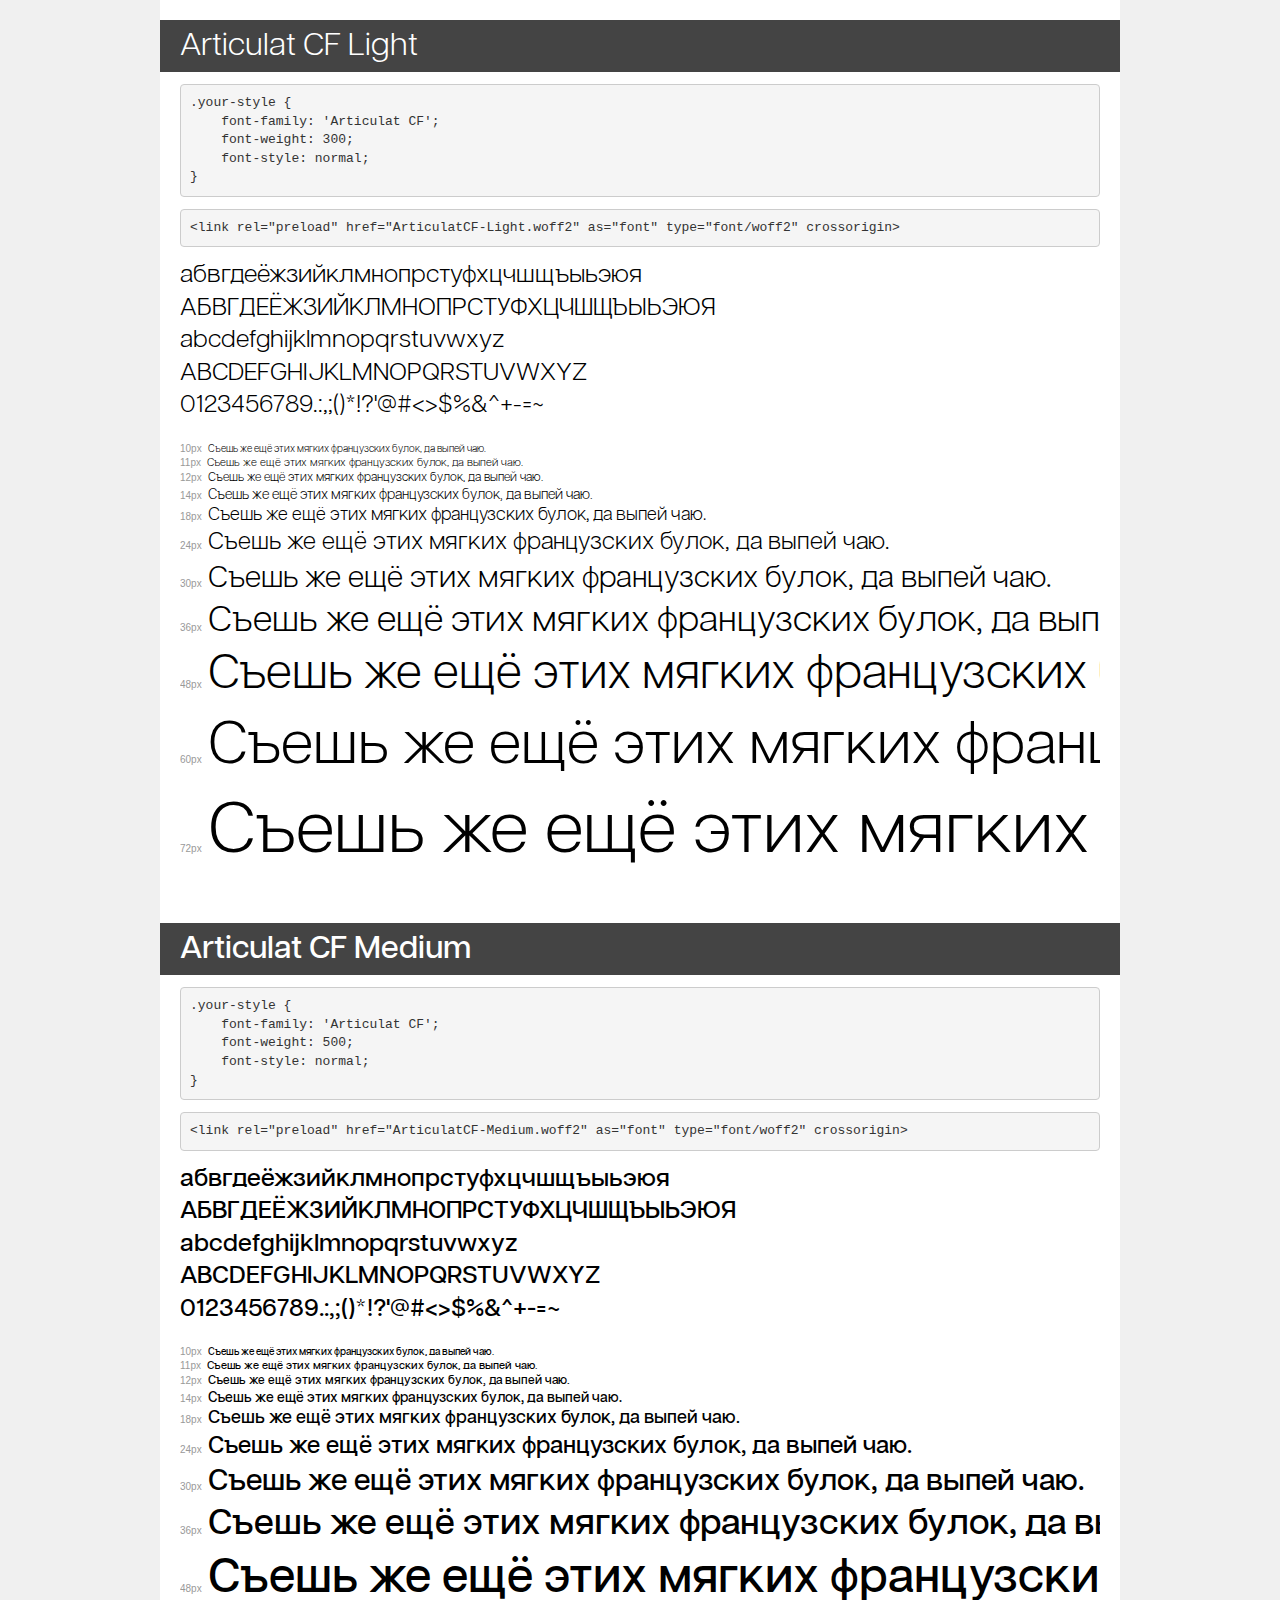
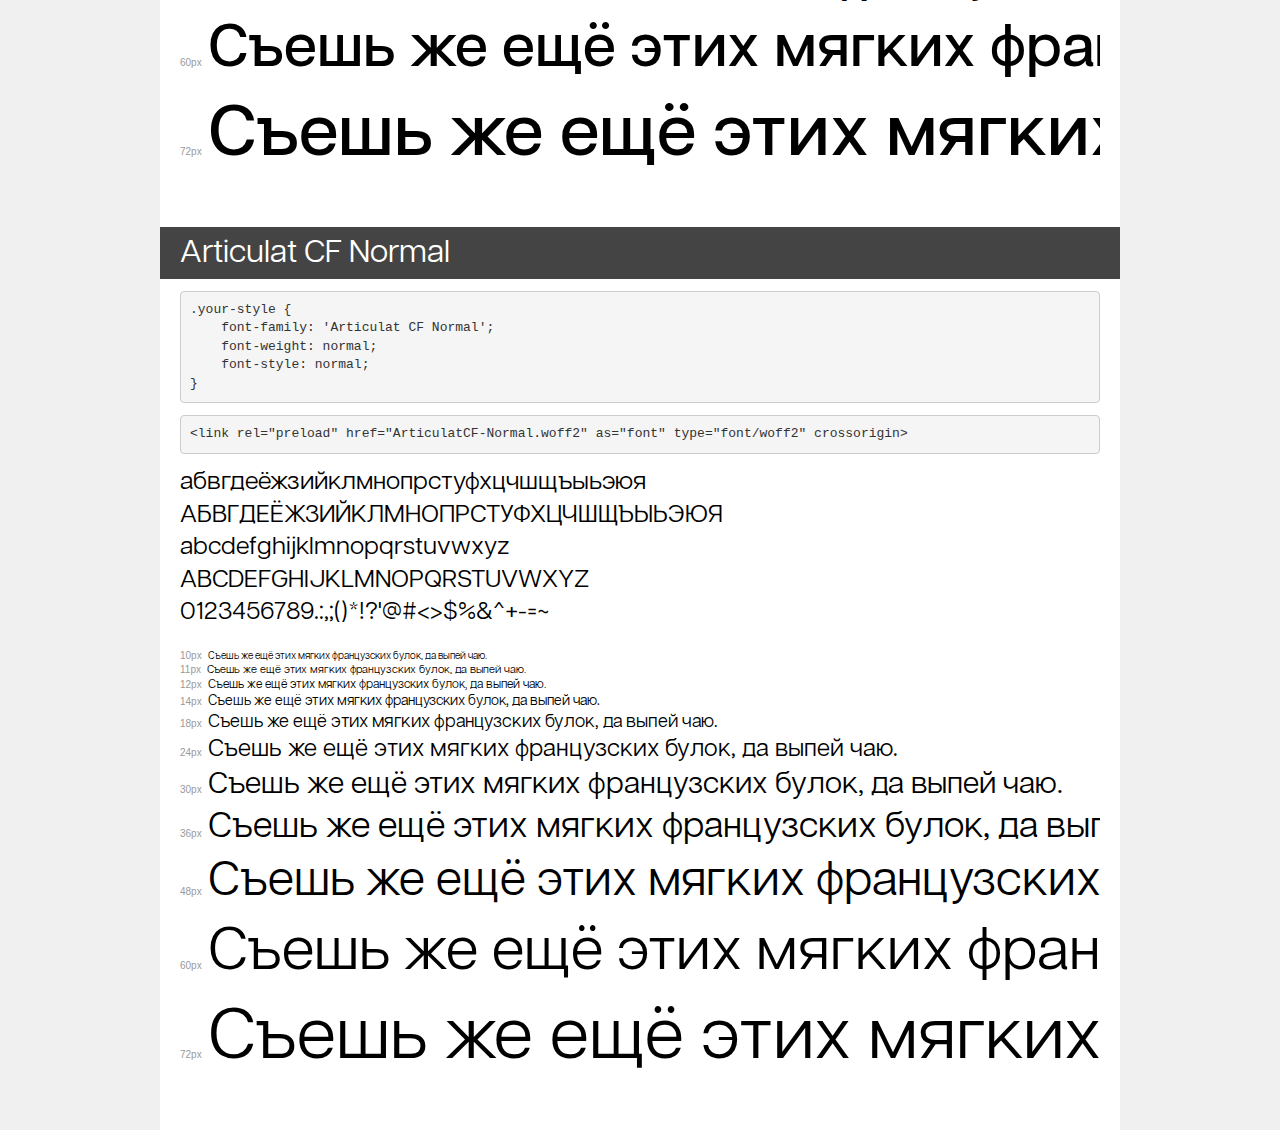
<file: fonts/demo.html>
<!DOCTYPE html>
<html lang="en">
<head>
    <meta charset="utf-8">
    <meta http-equiv="X-UA-Compatible" content="IE=edge">
    <meta name="viewport" content="width=device-width, initial-scale=1">
    <meta name="robots" content="noindex, noarchive">
    <meta name="format-detection" content="telephone=no">
    <title>Transfonter demo</title>
    <link href="stylesheet.css" rel="stylesheet">
    <style>
        /*
        http://meyerweb.com/eric/tools/css/reset/
        v2.0 | 20110126
        License: none (public domain)
        */
        html, body, div, span, applet, object, iframe,
        h1, h2, h3, h4, h5, h6, p, blockquote, pre,
        a, abbr, acronym, address, big, cite, code,
        del, dfn, em, img, ins, kbd, q, s, samp,
        small, strike, strong, sub, sup, tt, var,
        b, u, i, center,
        dl, dt, dd, ol, ul, li,
        fieldset, form, label, legend,
        table, caption, tbody, tfoot, thead, tr, th, td,
        article, aside, canvas, details, embed,
        figure, figcaption, footer, header, hgroup,
        menu, nav, output, ruby, section, summary,
        time, mark, audio, video {
            margin: 0;
            padding: 0;
            border: 0;
            font-size: 100%;
            font: inherit;
            vertical-align: baseline;
        }
        /* HTML5 display-role reset for older browsers */
        article, aside, details, figcaption, figure,
        footer, header, hgroup, menu, nav, section {
            display: block;
        }
        body {
            line-height: 1;
        }
        ol, ul {
            list-style: none;
        }
        blockquote, q {
            quotes: none;
        }
        blockquote:before, blockquote:after,
        q:before, q:after {
            content: '';
            content: none;
        }
        table {
            border-collapse: collapse;
            border-spacing: 0;
        }
        /* demo styles */
        body {
            background: #f0f0f0;
            color: #000;
        }
        .page {
            background: #fff;
            width: 920px;
            margin: 0 auto;
            padding: 20px 20px 0 20px;
            overflow: hidden;
        }
        .font-container {
            overflow-x: auto;
            overflow-y: hidden;
            margin-bottom: 40px;
            line-height: 1.3;
            white-space: nowrap;
            padding-bottom: 5px;
        }
        h1 {
            position: relative;
            background: #444;
            font-size: 32px;
            color: #fff;
            padding: 10px 20px;
            margin: 0 -20px 12px -20px;
        }
        .letters {
            font-size: 25px;
            margin-bottom: 20px;
        }
        .s10:before {
            content: '10px';
        }
        .s11:before {
            content: '11px';
        }
        .s12:before {
            content: '12px';
        }
        .s14:before {
            content: '14px';
        }
        .s18:before {
            content: '18px';
        }
        .s24:before {
            content: '24px';
        }
        .s30:before {
            content: '30px';
        }
        .s36:before {
            content: '36px';
        }
        .s48:before {
            content: '48px';
        }
        .s60:before {
            content: '60px';
        }
        .s72:before {
            content: '72px';
        }
        .s10:before, .s11:before, .s12:before, .s14:before,
        .s18:before, .s24:before, .s30:before, .s36:before,
        .s48:before, .s60:before, .s72:before {
            font-family: Arial, sans-serif;
            font-size: 10px;
            font-weight: normal;
            font-style: normal;
            color: #999;
            padding-right: 6px;
        }
        pre {
            display: block;
            padding: 9px;
            margin: 0 0 12px;
            font-family: Monaco, Menlo, Consolas, "Courier New", monospace;
            font-size: 13px;
            line-height: 1.428571429;
            color: #333;
            font-weight: normal;
            font-style: normal;
            background-color: #f5f5f5;
            border: 1px solid #ccc;
            overflow-x: auto;
            border-radius: 4px;
        }
        /* responsive */
        @media (max-width: 959px) {
            .page {
                width: auto;
                margin: 0;
            }
        }
    </style>
</head>
<body>
<div class="page">
    <div class="demo">
        <h1 style="font-family: 'Articulat CF'; font-weight: 300; font-style: normal;">Articulat CF Light</h1>
        <pre title="Usage">.your-style {
    font-family: 'Articulat CF';
    font-weight: 300;
    font-style: normal;
}</pre>
        <pre title="Preload (optional)">
&lt;link rel=&quot;preload&quot; href=&quot;ArticulatCF-Light.woff2&quot; as=&quot;font&quot; type=&quot;font/woff2&quot; crossorigin&gt;</pre>
        <div class="font-container" style="font-family: 'Articulat CF'; font-weight: 300; font-style: normal;">
            <p class="letters">
                абвгдеёжзийклмнопрстуфхцчшщъыьэюя<br>
АБВГДЕЁЖЗИЙКЛМНОПРСТУФХЦЧШЩЪЫЬЭЮЯ<br>
abcdefghijklmnopqrstuvwxyz<br>
ABCDEFGHIJKLMNOPQRSTUVWXYZ<br>
                0123456789.:,;()*!?'@#&lt;&gt;$%&^+-=~
            </p>
            <p class="s10" style="font-size: 10px;">Съешь же ещё этих мягких французских булок, да выпей чаю.</p>
            <p class="s11" style="font-size: 11px;">Съешь же ещё этих мягких французских булок, да выпей чаю.</p>
            <p class="s12" style="font-size: 12px;">Съешь же ещё этих мягких французских булок, да выпей чаю.</p>
            <p class="s14" style="font-size: 14px;">Съешь же ещё этих мягких французских булок, да выпей чаю.</p>
            <p class="s18" style="font-size: 18px;">Съешь же ещё этих мягких французских булок, да выпей чаю.</p>
            <p class="s24" style="font-size: 24px;">Съешь же ещё этих мягких французских булок, да выпей чаю.</p>
            <p class="s30" style="font-size: 30px;">Съешь же ещё этих мягких французских булок, да выпей чаю.</p>
            <p class="s36" style="font-size: 36px;">Съешь же ещё этих мягких французских булок, да выпей чаю.</p>
            <p class="s48" style="font-size: 48px;">Съешь же ещё этих мягких французских булок, да выпей чаю.</p>
            <p class="s60" style="font-size: 60px;">Съешь же ещё этих мягких французских булок, да выпей чаю.</p>
            <p class="s72" style="font-size: 72px;">Съешь же ещё этих мягких французских булок, да выпей чаю.</p>
        </div>
    </div>

    <div class="demo">
        <h1 style="font-family: 'Articulat CF'; font-weight: 500; font-style: normal;">Articulat CF Medium</h1>
        <pre title="Usage">.your-style {
    font-family: 'Articulat CF';
    font-weight: 500;
    font-style: normal;
}</pre>
        <pre title="Preload (optional)">
&lt;link rel=&quot;preload&quot; href=&quot;ArticulatCF-Medium.woff2&quot; as=&quot;font&quot; type=&quot;font/woff2&quot; crossorigin&gt;</pre>
        <div class="font-container" style="font-family: 'Articulat CF'; font-weight: 500; font-style: normal;">
            <p class="letters">
                абвгдеёжзийклмнопрстуфхцчшщъыьэюя<br>
АБВГДЕЁЖЗИЙКЛМНОПРСТУФХЦЧШЩЪЫЬЭЮЯ<br>
abcdefghijklmnopqrstuvwxyz<br>
ABCDEFGHIJKLMNOPQRSTUVWXYZ<br>
                0123456789.:,;()*!?'@#&lt;&gt;$%&^+-=~
            </p>
            <p class="s10" style="font-size: 10px;">Съешь же ещё этих мягких французских булок, да выпей чаю.</p>
            <p class="s11" style="font-size: 11px;">Съешь же ещё этих мягких французских булок, да выпей чаю.</p>
            <p class="s12" style="font-size: 12px;">Съешь же ещё этих мягких французских булок, да выпей чаю.</p>
            <p class="s14" style="font-size: 14px;">Съешь же ещё этих мягких французских булок, да выпей чаю.</p>
            <p class="s18" style="font-size: 18px;">Съешь же ещё этих мягких французских булок, да выпей чаю.</p>
            <p class="s24" style="font-size: 24px;">Съешь же ещё этих мягких французских булок, да выпей чаю.</p>
            <p class="s30" style="font-size: 30px;">Съешь же ещё этих мягких французских булок, да выпей чаю.</p>
            <p class="s36" style="font-size: 36px;">Съешь же ещё этих мягких французских булок, да выпей чаю.</p>
            <p class="s48" style="font-size: 48px;">Съешь же ещё этих мягких французских булок, да выпей чаю.</p>
            <p class="s60" style="font-size: 60px;">Съешь же ещё этих мягких французских булок, да выпей чаю.</p>
            <p class="s72" style="font-size: 72px;">Съешь же ещё этих мягких французских булок, да выпей чаю.</p>
        </div>
    </div>

    <div class="demo">
        <h1 style="font-family: 'Articulat CF Normal'; font-weight: normal; font-style: normal;">Articulat CF Normal</h1>
        <pre title="Usage">.your-style {
    font-family: 'Articulat CF Normal';
    font-weight: normal;
    font-style: normal;
}</pre>
        <pre title="Preload (optional)">
&lt;link rel=&quot;preload&quot; href=&quot;ArticulatCF-Normal.woff2&quot; as=&quot;font&quot; type=&quot;font/woff2&quot; crossorigin&gt;</pre>
        <div class="font-container" style="font-family: 'Articulat CF Normal'; font-weight: normal; font-style: normal;">
            <p class="letters">
                абвгдеёжзийклмнопрстуфхцчшщъыьэюя<br>
АБВГДЕЁЖЗИЙКЛМНОПРСТУФХЦЧШЩЪЫЬЭЮЯ<br>
abcdefghijklmnopqrstuvwxyz<br>
ABCDEFGHIJKLMNOPQRSTUVWXYZ<br>
                0123456789.:,;()*!?'@#&lt;&gt;$%&^+-=~
            </p>
            <p class="s10" style="font-size: 10px;">Съешь же ещё этих мягких французских булок, да выпей чаю.</p>
            <p class="s11" style="font-size: 11px;">Съешь же ещё этих мягких французских булок, да выпей чаю.</p>
            <p class="s12" style="font-size: 12px;">Съешь же ещё этих мягких французских булок, да выпей чаю.</p>
            <p class="s14" style="font-size: 14px;">Съешь же ещё этих мягких французских булок, да выпей чаю.</p>
            <p class="s18" style="font-size: 18px;">Съешь же ещё этих мягких французских булок, да выпей чаю.</p>
            <p class="s24" style="font-size: 24px;">Съешь же ещё этих мягких французских булок, да выпей чаю.</p>
            <p class="s30" style="font-size: 30px;">Съешь же ещё этих мягких французских булок, да выпей чаю.</p>
            <p class="s36" style="font-size: 36px;">Съешь же ещё этих мягких французских булок, да выпей чаю.</p>
            <p class="s48" style="font-size: 48px;">Съешь же ещё этих мягких французских булок, да выпей чаю.</p>
            <p class="s60" style="font-size: 60px;">Съешь же ещё этих мягких французских булок, да выпей чаю.</p>
            <p class="s72" style="font-size: 72px;">Съешь же ещё этих мягких французских булок, да выпей чаю.</p>
        </div>
    </div>

</div>
</body>
</html>
</file>
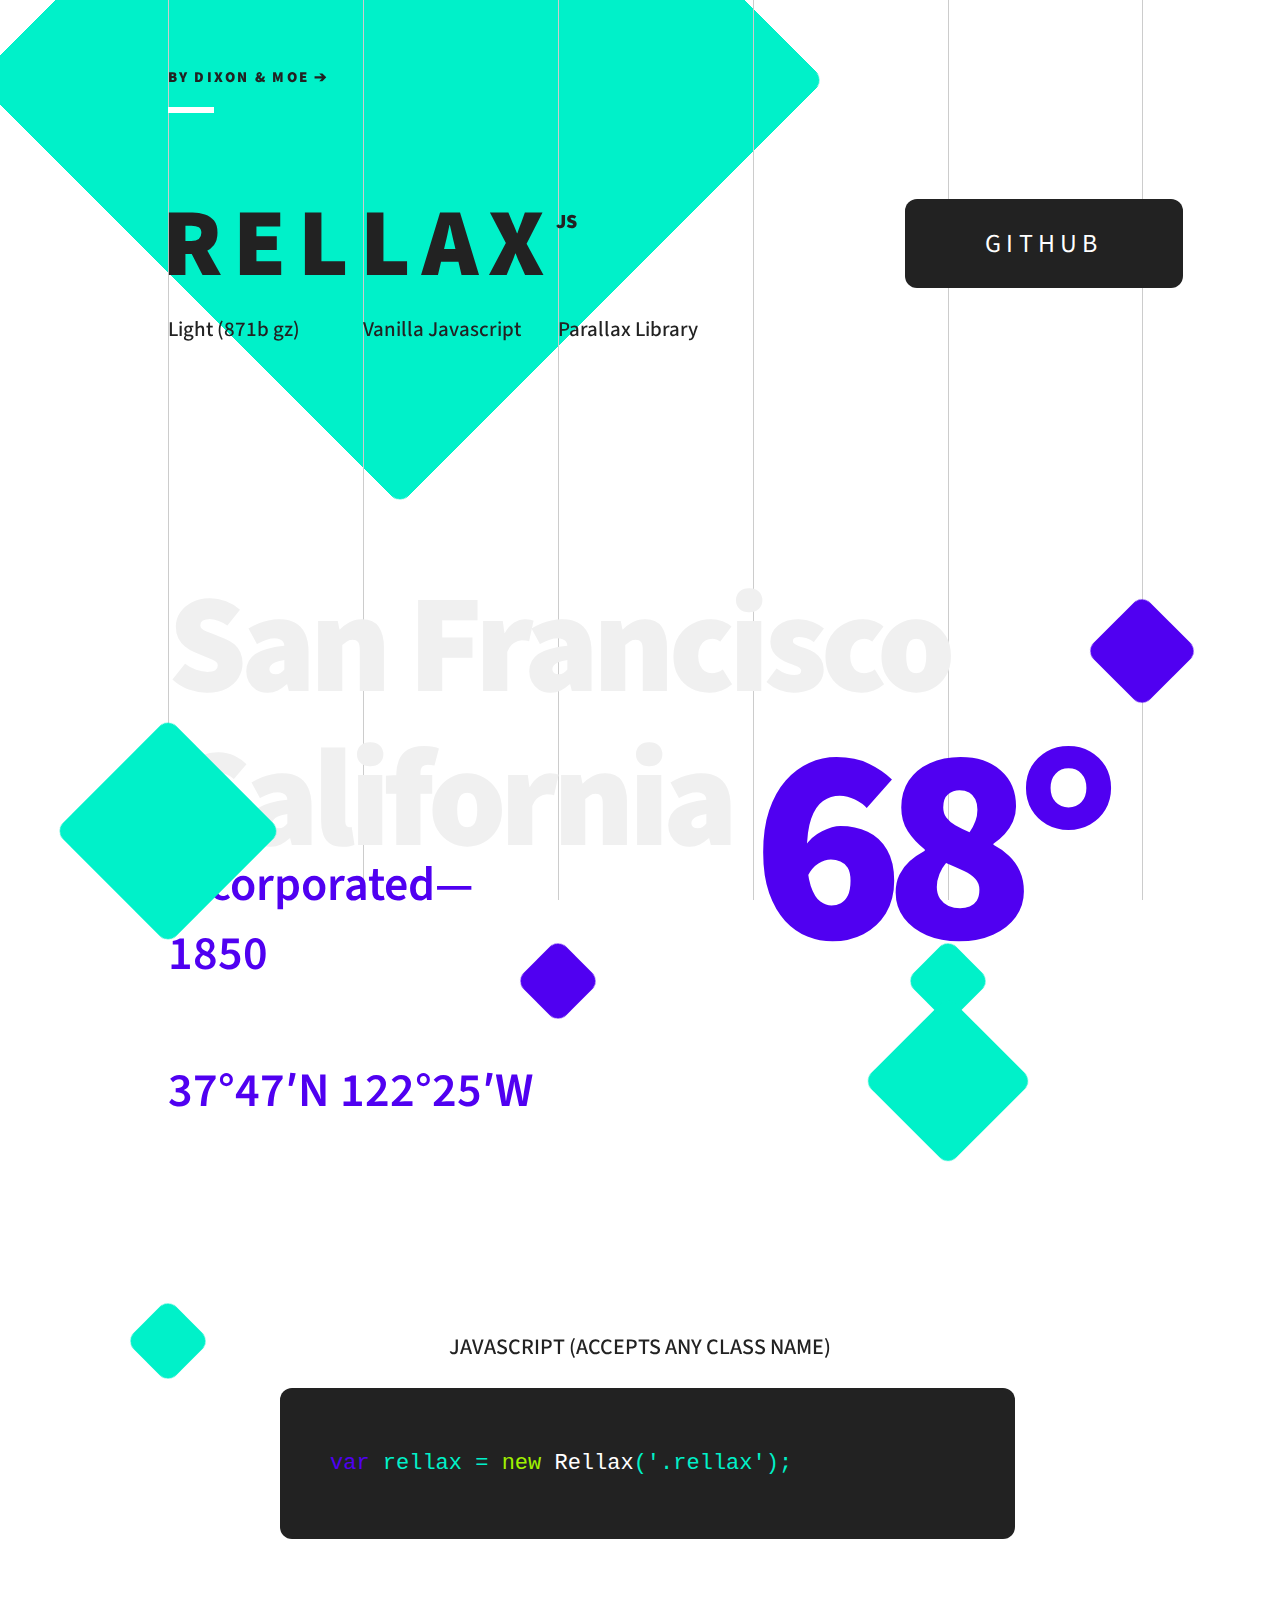
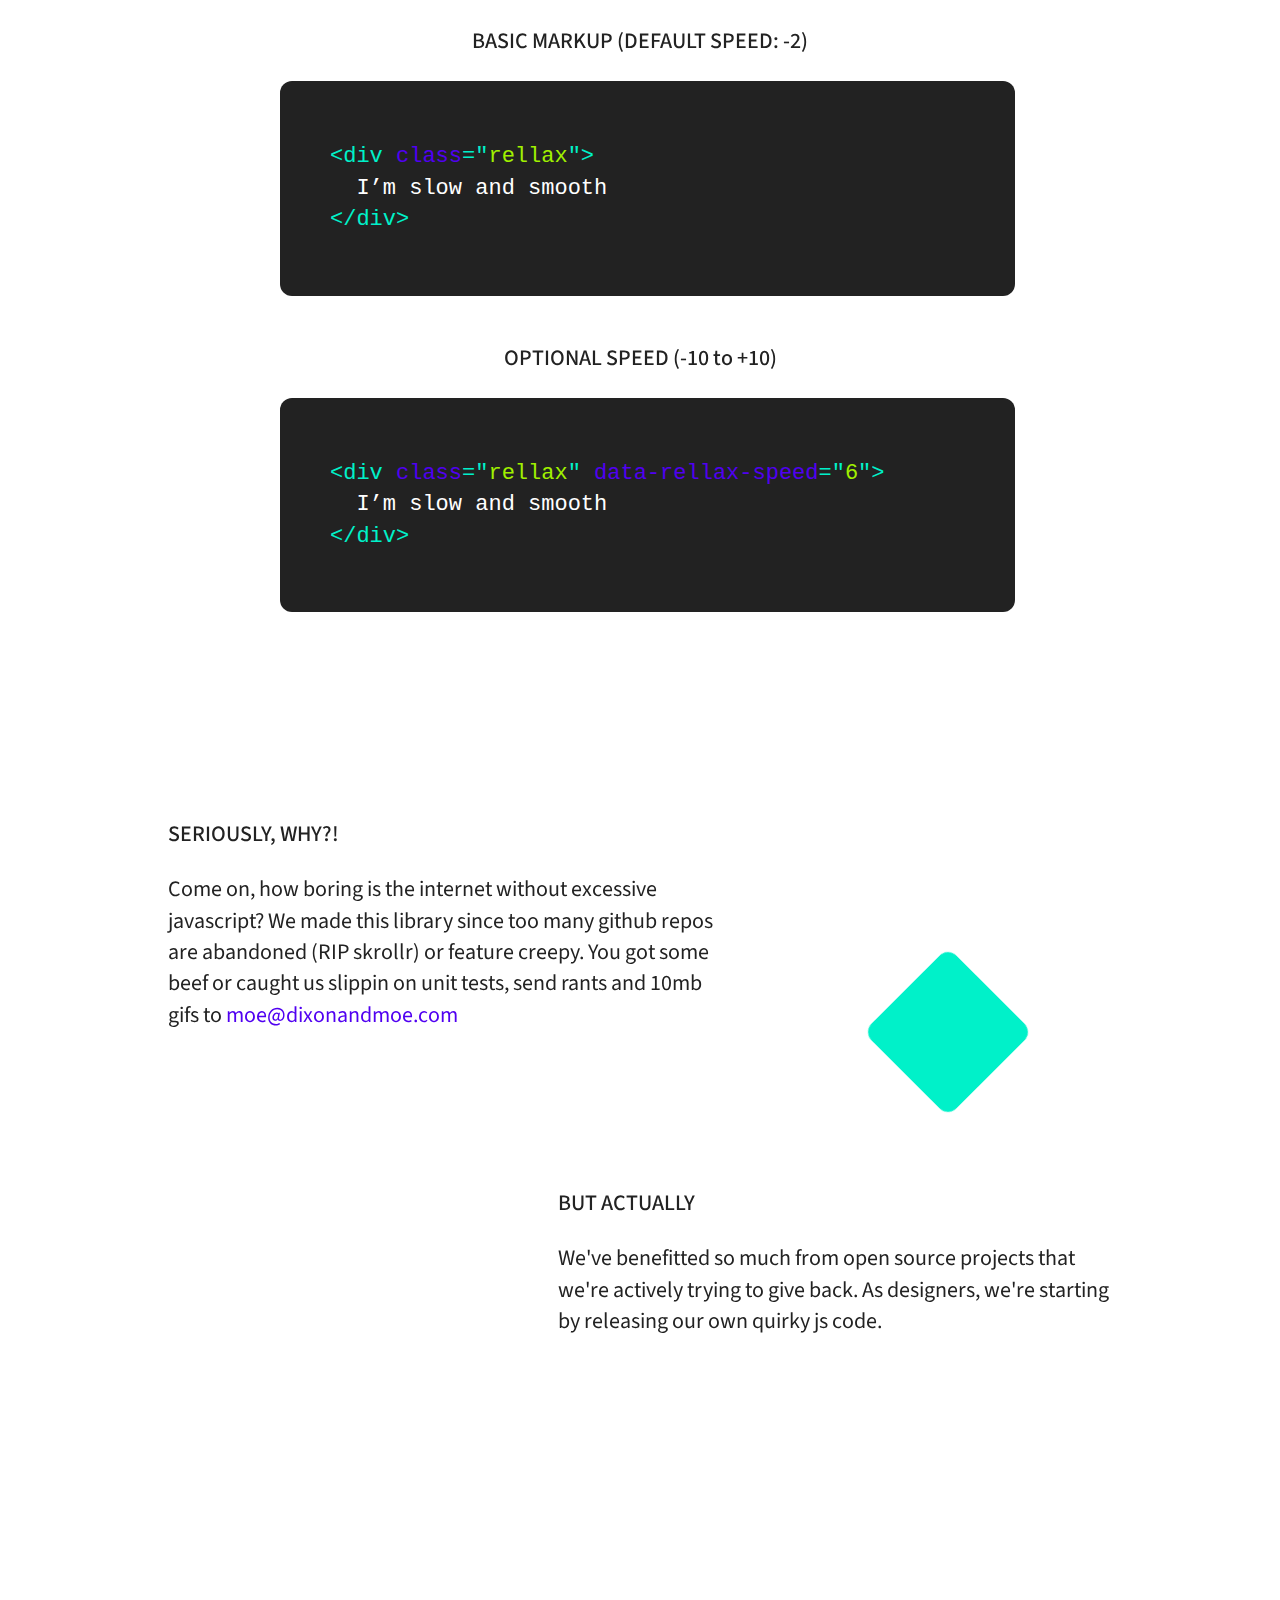
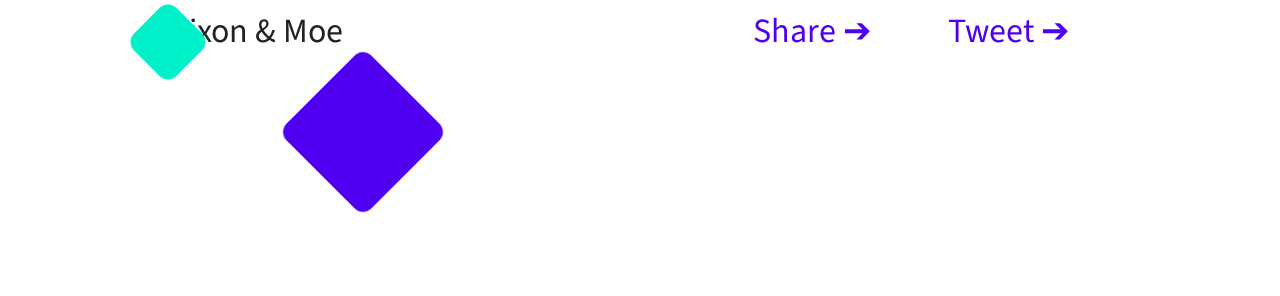
<file: js/libs/rellax/demo.html>
<!DOCTYPE html>
<html>
  <head>
    <meta charset="utf-8">
    <meta http-equiv="X-UA-Compatible" content="IE=edge,chrome=1">
    <title>Vanilla Javascript Parallax Library - Rellax.js</title>
    <meta name="description" content="">
    <meta name="viewport" content="width=device-width">

    <link href='https://fonts.googleapis.com/css?family=Source+Sans+Pro:600,700,900' rel='stylesheet' type='text/css'>

    <!-- Booooooootstrap -->
    <link rel="stylesheet" href="css/bootstrap.min.css">

    <!-- Styles -->
    <link rel="stylesheet" type="text/css" href="css/main.css">

    <!--[if lt IE 9]>
    <script src="//html5shiv.googlecode.com/svn/trunk/html5.js"></script>
    <script>window.html5 || document.write('<script src="js/vendor/html5shiv.js"><\/script>')</script>
    <![endif]-->
  </head>

  <body>
    <div class="grid">
      <div class="container">
        <div class="row">
          <div class="col-md-offset-1 col-md-2">
            <div class="grid-line"></div>
          </div>
          <div class="col-md-2">
            <div class="grid-line"></div>
          </div>
          <div class="col-md-2">
            <div class="grid-line"></div>
          </div>
          <div class="col-md-2">
            <div class="grid-line"></div>
          </div>
          <div class="col-md-2">
            <div class="grid-line" style="margin-right:-30px;border-right:1px solid #ccc"></div>
          </div>
        </div>
      </div>
    </div>

    <div class="fixed-top rellax" data-rellax-speed="-2"
      style="transform: rotate(45deg);"
    >
    </div>

    <main class="main">
      <header>
        <div class="container">
          <div class="row">
            <div class="col-md-offset-1 col-md-11">
              <a href="http://dixonandmoe.com/">
                <h2>BY DIXON & MOE <span>➔</span></h2>
              </a>
              <div class="white-block"></div>
            </div>
          </div>
          <div class="title">
            <div class="row">
              <div class="col-md-offset-1 col-md-6">
                <h1>RELLAX<span>JS</span></h1>
              </div>
              <div class="col-md-4 text-right">
                <a href="https://github.com/dixonandmoe/rellax">GITHUB</a>
              </div>
            </div>
          </div>
          <div class="subtitle">
            <div class="row">
              <div class="col-md-offset-1 col-md-2">
                <h3>Light (871b gz)</h3>
              </div>
              <div class="col-md-2">
                <h3>Vanilla Javascript</h3>
              </div>
              <div class="col-md-2">
                <h3>Parallax Library</h3>
              </div>
          </div>
        </div>
      </header>


      <section class="section san-francisco">
        <div class="absolute">
          <div class="container">
            <div class="row">
              <div class="col-md-offset-1 col-md-11">
                <h2 class="rellax" data-rellax-speed="-3">San Francisco<br>California</h2>
              </div>
            </div>
          </div>
        </div>

        <div class="absolute above">
          <div class="container">
            <div class="row">

              <div class="col-md-offset-1 col-md-2">
                <div class="lg-green rellax"
                  data-rellax-speed="2"
                  style="transform: rotate(45deg);">
                </div>
                <div class="sm-green rellax"
                  data-rellax-speed="5"
                  style="transform: rotate(45deg);">
                </div>
              </div>

              <div class="col-md-offset-2 col-md-1">
                <div class="sm-purple rellax"
                  data-rellax-speed="2"
                  style="transform: rotate(45deg);">
                </div>
              </div>

              <div class="col-md-offset-3 col-md-1">
                <div class="xs-green rellax"
                  data-rellax-speed="5"
                  style="transform: rotate(45deg);">
                </div>
                <div class="md-green rellax"
                  data-rellax-speed="1"
                  style="transform: rotate(45deg);">
                </div>
              </div>

              <div class="col-md-1">
                <div class="lg-purple rellax"
                  data-rellax-speed="3"
                  style="transform: rotate(45deg);">
                </div>
              </div>

            </div>
          </div>
        </div>


        <div class="container">

          <div class="row">
            <div class="col-md-offset-1 col-md-5">
              <div class="date">
                Incorporated—<br>
                1850<br><br>
                37°47′N 122°25′W
              </div>
            </div>
            <div class="col-md-offset-1 col-md-4">
              <div class="temp">
                68°
              </div>
            </div>
          </div>
        </div>


      </section>


      <section class="section">

      </section>


      <section class="section">
        <div style="margin-top: 200px">
          <div class="container">

              <div class="row">
                <div class="col-md-12 text-center">
                  <h4>JAVASCRIPT (ACCEPTS ANY CLASS NAME)</h4>
                </div>
              </div>

              <div class="row">
                <div class="col-md-offset-2 col-md-8">
                  <div class="text-editor">
                    <code>
                      <span class="purple">var</span> rellax = <span class="green">new</span> <span class="white">Rellax</span>('.rellax');
                    </code>
                  </div>
                </div>
              </div>


              <div class="row">
                <div class="col-md-12 text-center" style="margin-top:80px">
                  <h4>BASIC MARKUP (DEFAULT SPEED: -2)</h4>
                </div>
              </div>

              <div class="row">
                <div class="col-md-offset-2 col-md-8">
                  <div class="text-editor">
                    <code>
                      &lt;div <span class="purple">class</span>="<span class="green">rellax</span>"&gt;<br>
                      <span class="white">&nbsp;&nbsp;I’m slow and smooth</span><br>
                      &lt;/div&gt;
                    </code>
                  </div>
                </div>
              </div>


              <div class="row">
                <div class="col-md-12 text-center" style="margin-top:40px">
                  <h4>OPTIONAL SPEED (-10 to +10)</h4>
                </div>
              </div>

              <div class="row">
                <div class="col-md-offset-2 col-md-8">
                  <div class="text-editor">
                    <code>
                      &lt;div <span class="purple">class</span>="<span class="green">rellax</span>" <span class="purple">data-rellax-speed</span>="<span class="green">6</span>"&gt;<br>
                      <span class="white">&nbsp;&nbsp;I’m slow and smooth</span><br>
                      &lt;/div&gt;
                    </code>
                  </div>
                </div>
              </div>

            </div>
          </div>
        </div>
      </section>



      <section class="section">

        <div class="absolute above" style="pointer-events: none;">
          <div class="container">
            <div class="row">

              <div class="col-md-offset-1 col-md-2">
                <div class="bt-green rellax"
                  data-rellax-speed="5"
                  style="transform: rotate(45deg);">
                </div>
              </div>

              <div class="col-md-offset-0 col-md-1">
                <div class="md-dixonandmoe rellax"
                  data-rellax-speed="2"
                  style="transform: rotate(45deg);">
                </div>
              </div>

              <div class="col-md-offset-5 col-md-1">
                <div class="md-twitter rellax"
                  data-rellax-speed="1"
                  style="transform: rotate(45deg);">
                </div>
              </div>

              <div class="col-md-1">
                <div class="md-facebook rellax"
                  data-rellax-speed="3"
                  data-rellax-percentage="0.5"
                  style="transform: rotate(45deg);">
                </div>
              </div>

            </div>
          </div>
        </div>

        <div class="copy" style="margin-top: 200px;margin-bottom: 500px">
          <div class="container">
            <div class="row">
              <div class="col-md-offset-1 col-md-6">
                <h4>SERIOUSLY, WHY?!</h4>
                <p>Come on, how boring is the internet without excessive javascript? We made this library since too many github repos are abandoned (RIP skrollr) or feature creepy. You got some beef or caught us slippin on unit tests, send rants and 10mb gifs to <a href="mailto:moe@dixonandmoe.">moe@dixonandmoe.com</a></p>
              </div>
            </div>

            <div class="row" style="margin-top: 140px">
              <div class="col-md-offset-5 col-md-6">
                <h4>BUT ACTUALLY</h4>
                <p>We've benefitted so much from open source projects that we're actively trying to give back. As designers, we're starting by releasing our own quirky js code.</p>
              </div>
            </div>
          </div>
      </section>

      <section class="share">
        <div class="container">
          <div class="row">
            <div class="col-md-offset-1 col-md-3">
              <a class="dam" href="http://dixonandmoe.com/">Dixon &amp; Moe</a>
            </div>
            <div class="col-md-offset-3 col-md-2">
              <a href="https://www.facebook.com/sharer/sharer.php?u=http://dixonandmoe.com/rellax/">Share <span>➔</span></a>
            </div>
            <div class="col-md-offset-0 col-md-2">
              <a href="https://twitter.com/share?url=http://dixonandmoe.com/rellax/">Tweet <span>➔</span></a>
            </div>
          </div>
      </section>

    </main>


    <!-- javascript -->
    <script type="text/javascript" src="rellax.js"></script>
    <script>
    	var rellax = new Rellax('.rellax', {
        // center: true
        callback: function(position) {
            // callback every position change
            console.log(position);
        }
      });
    </script>



  </body>
</html>
</file>
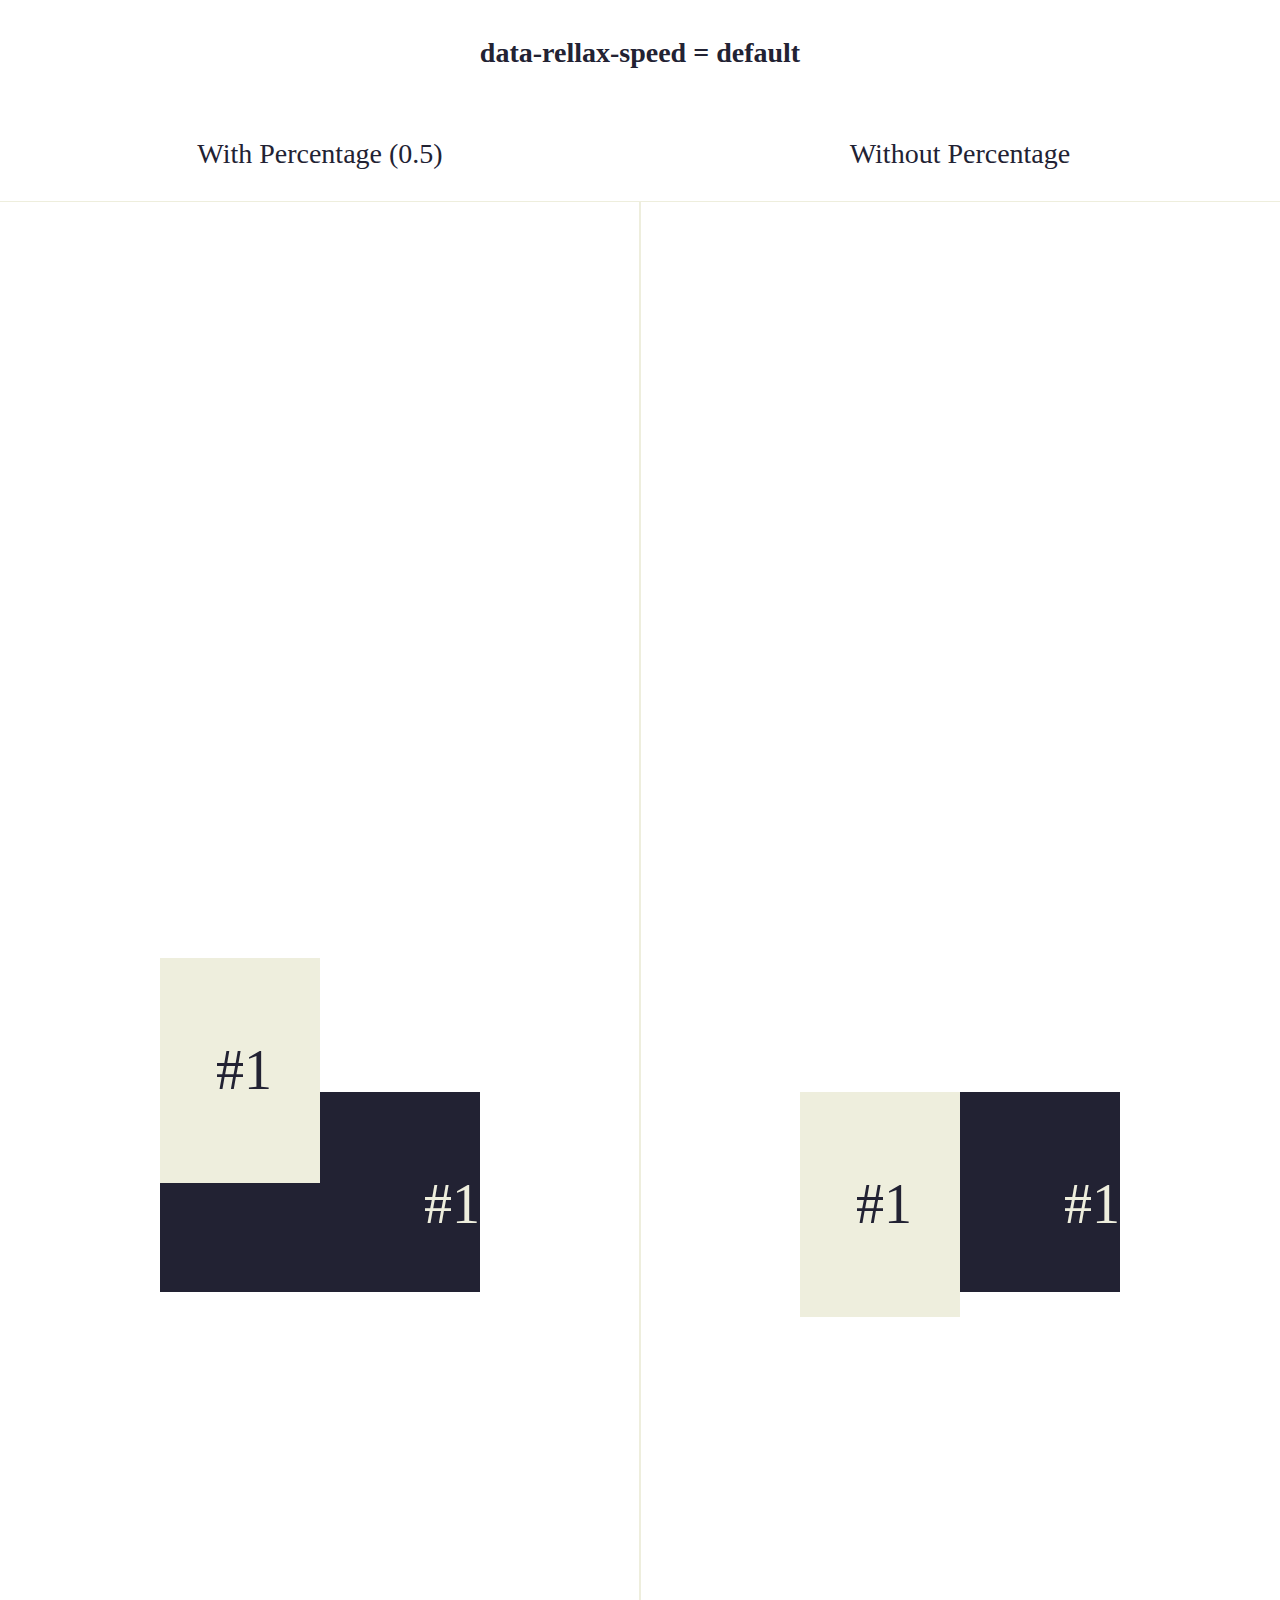
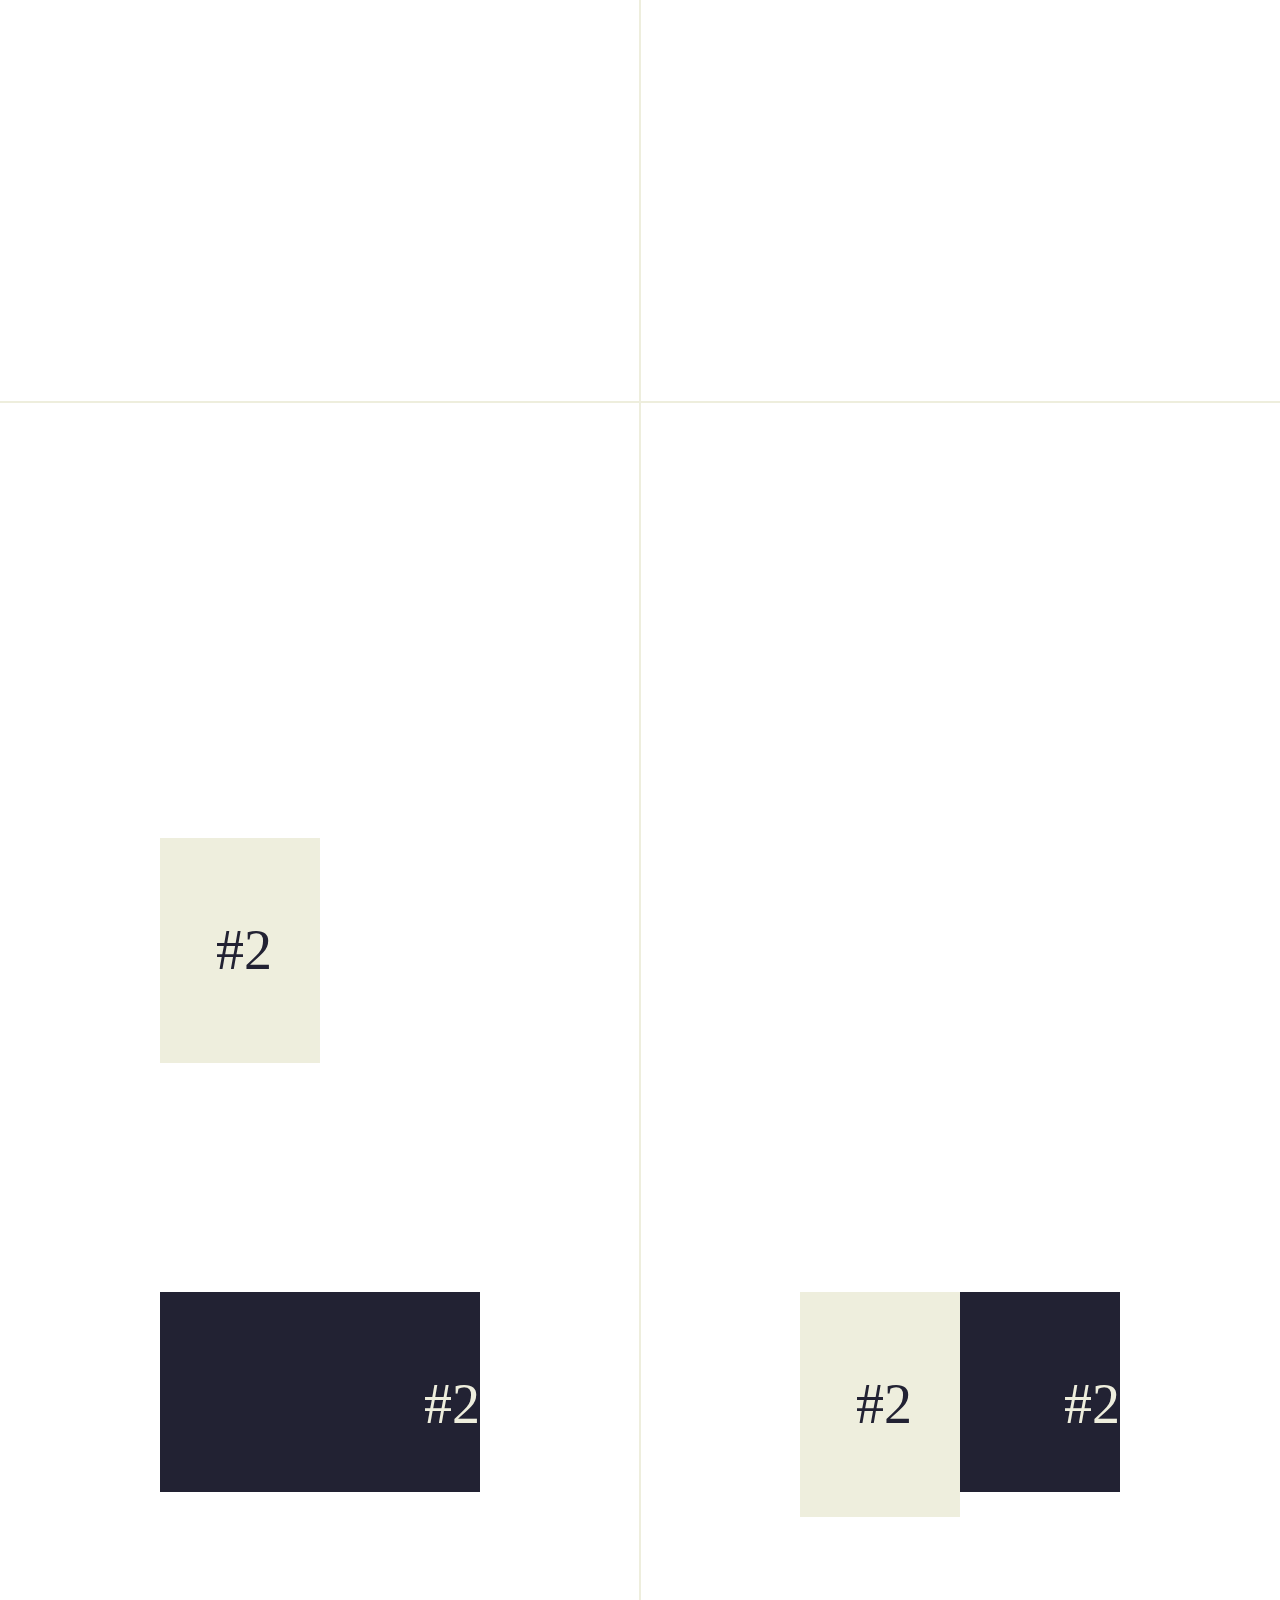
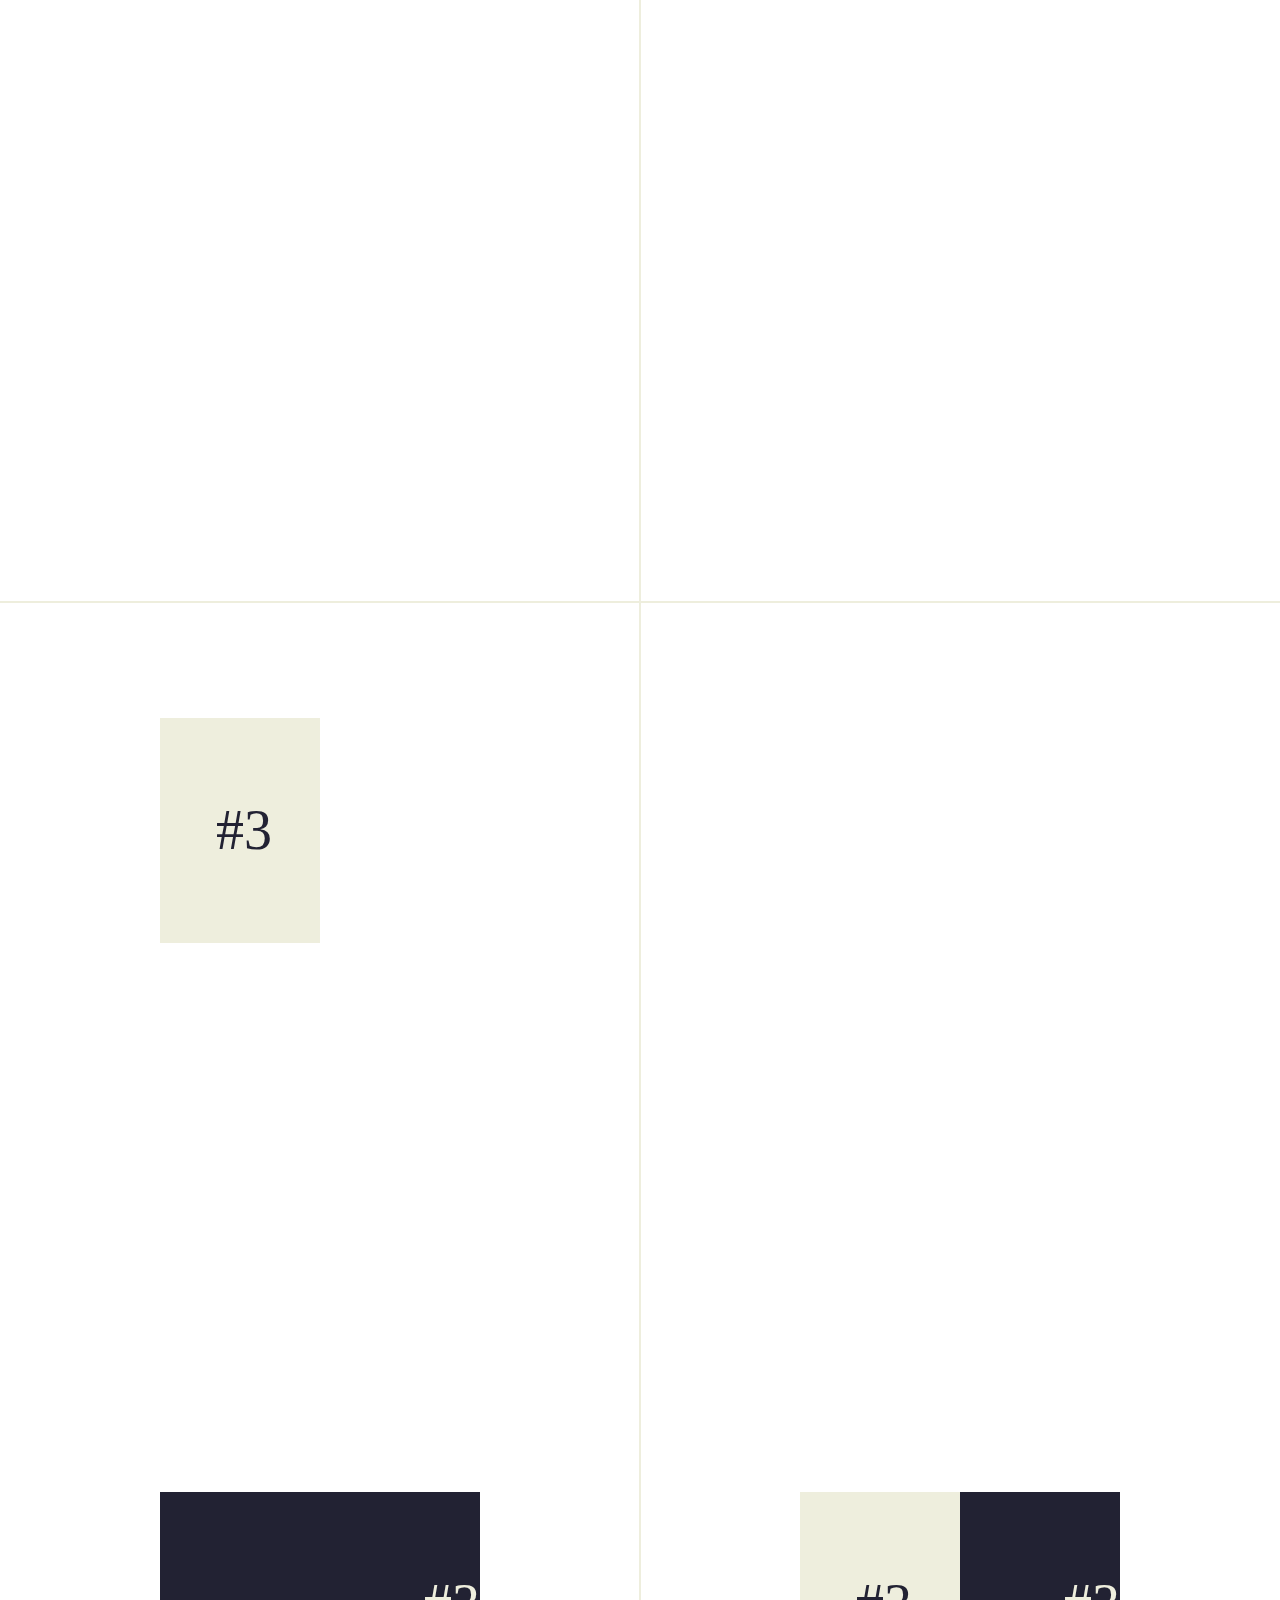
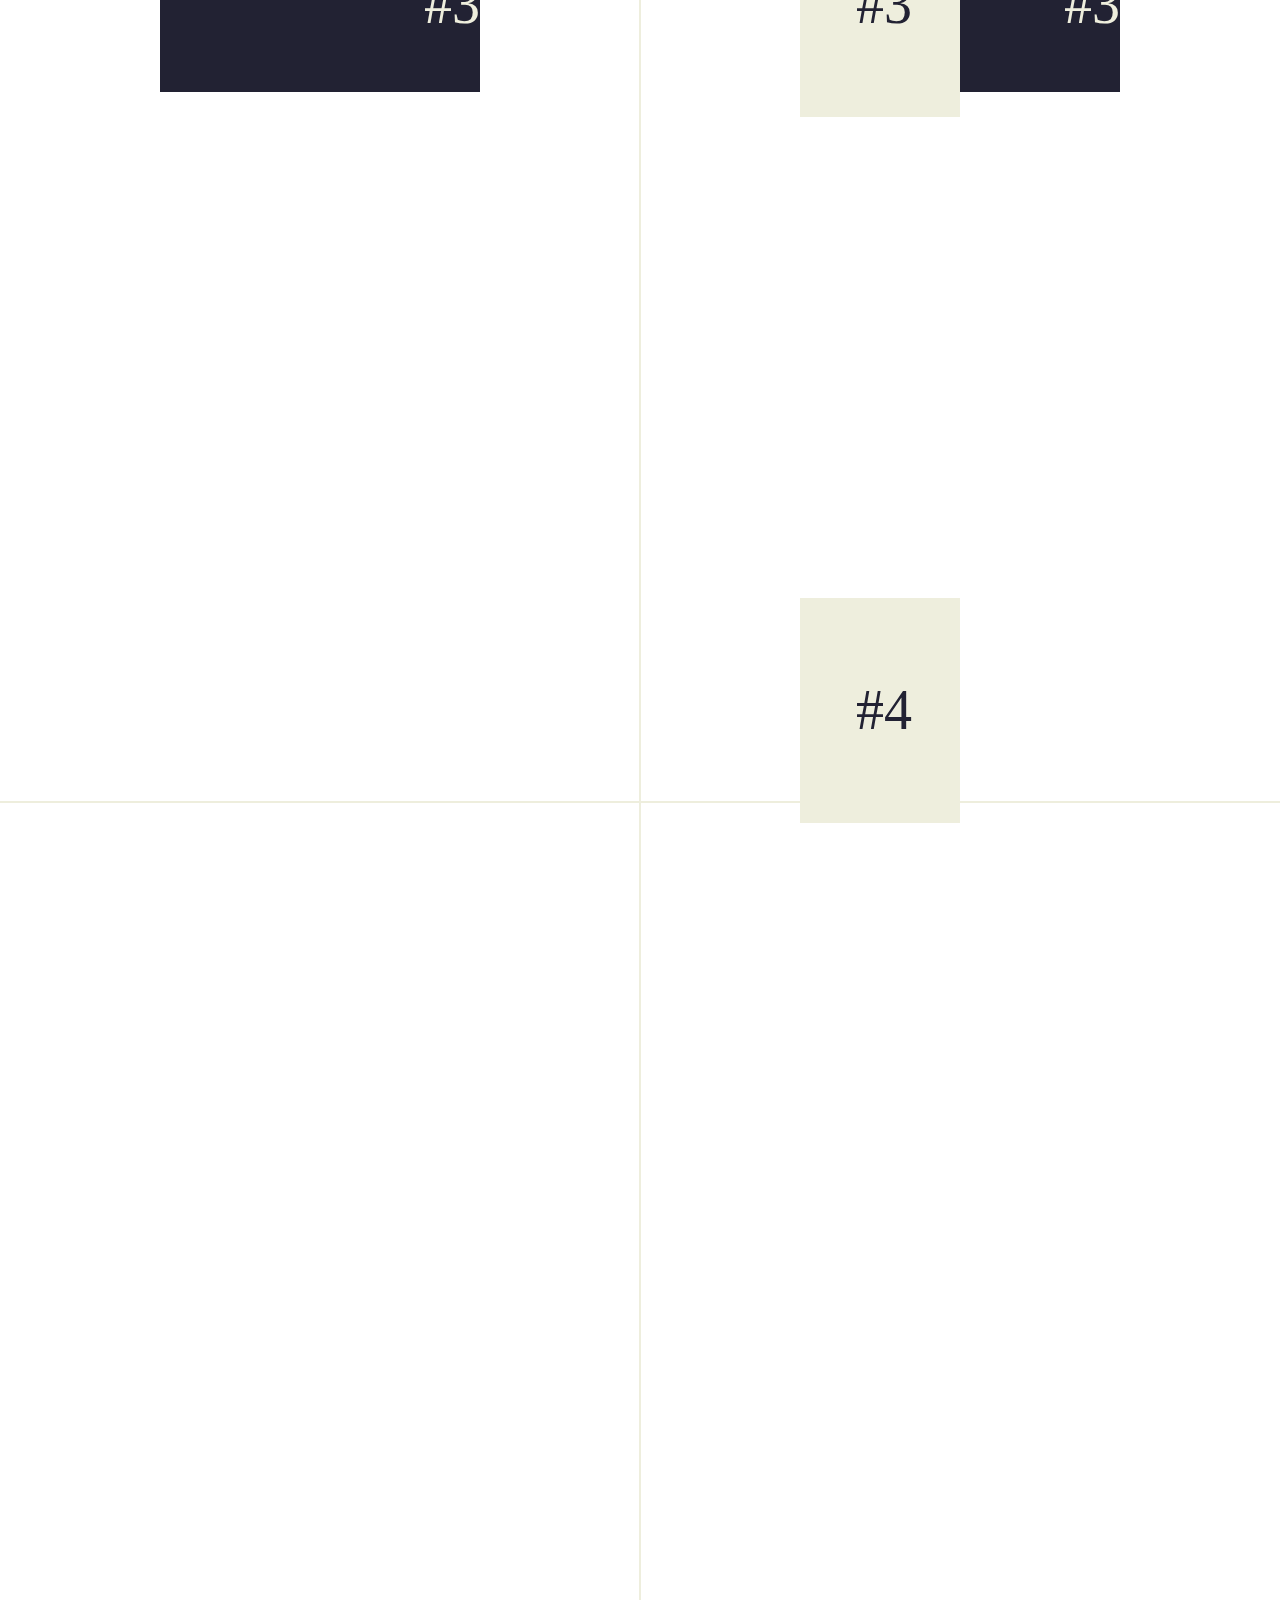
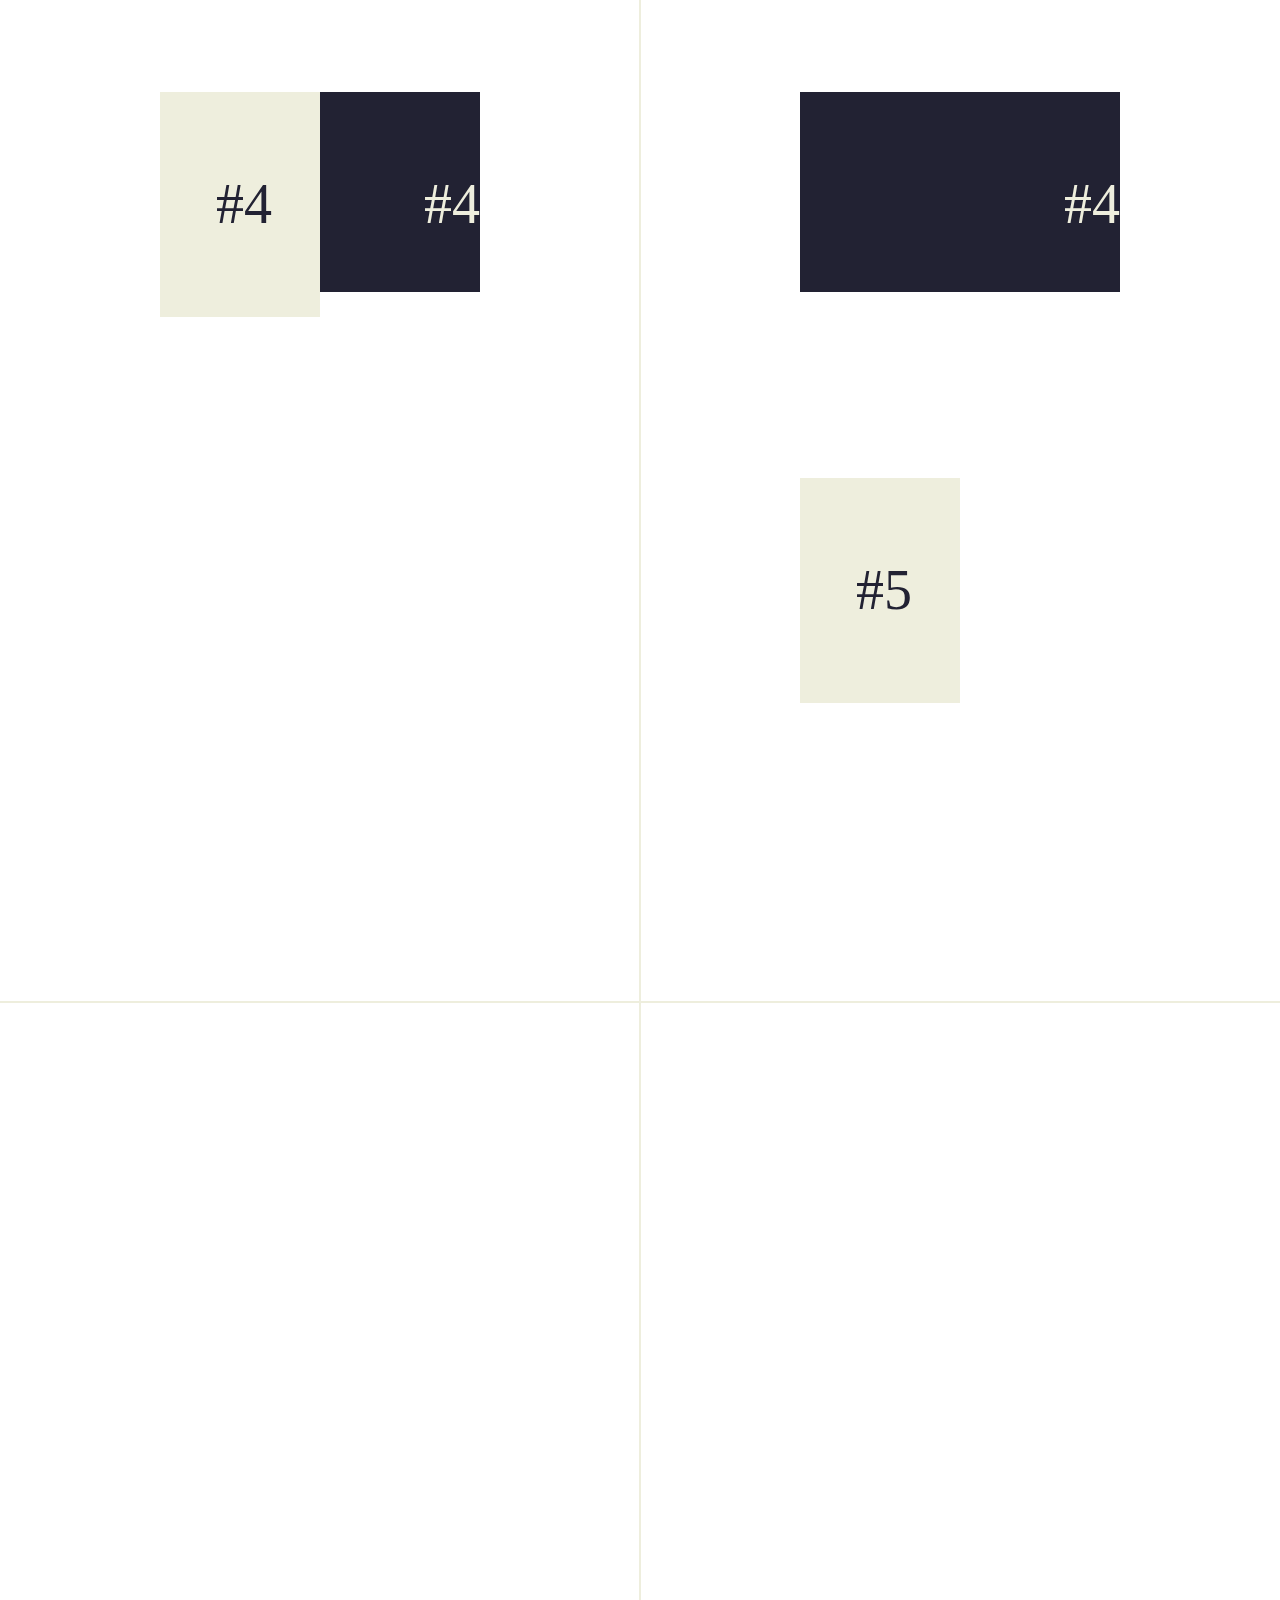
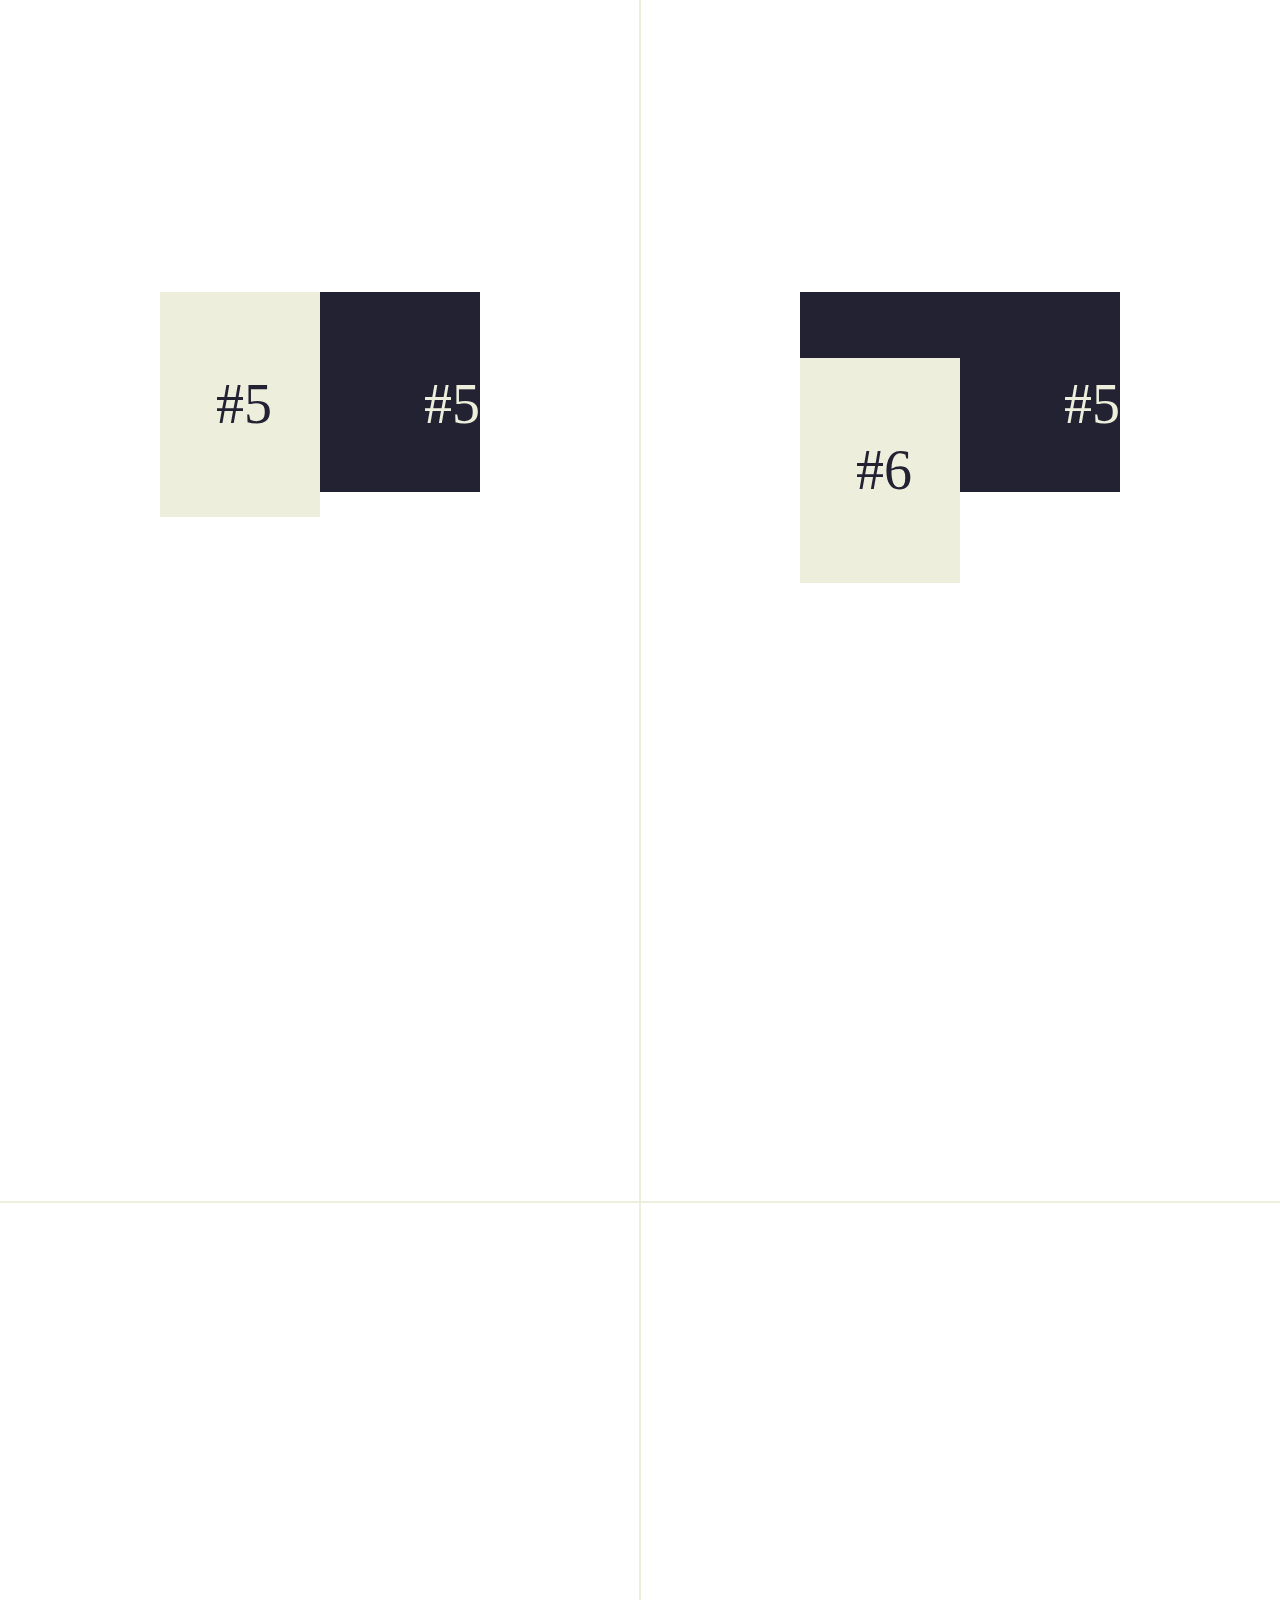
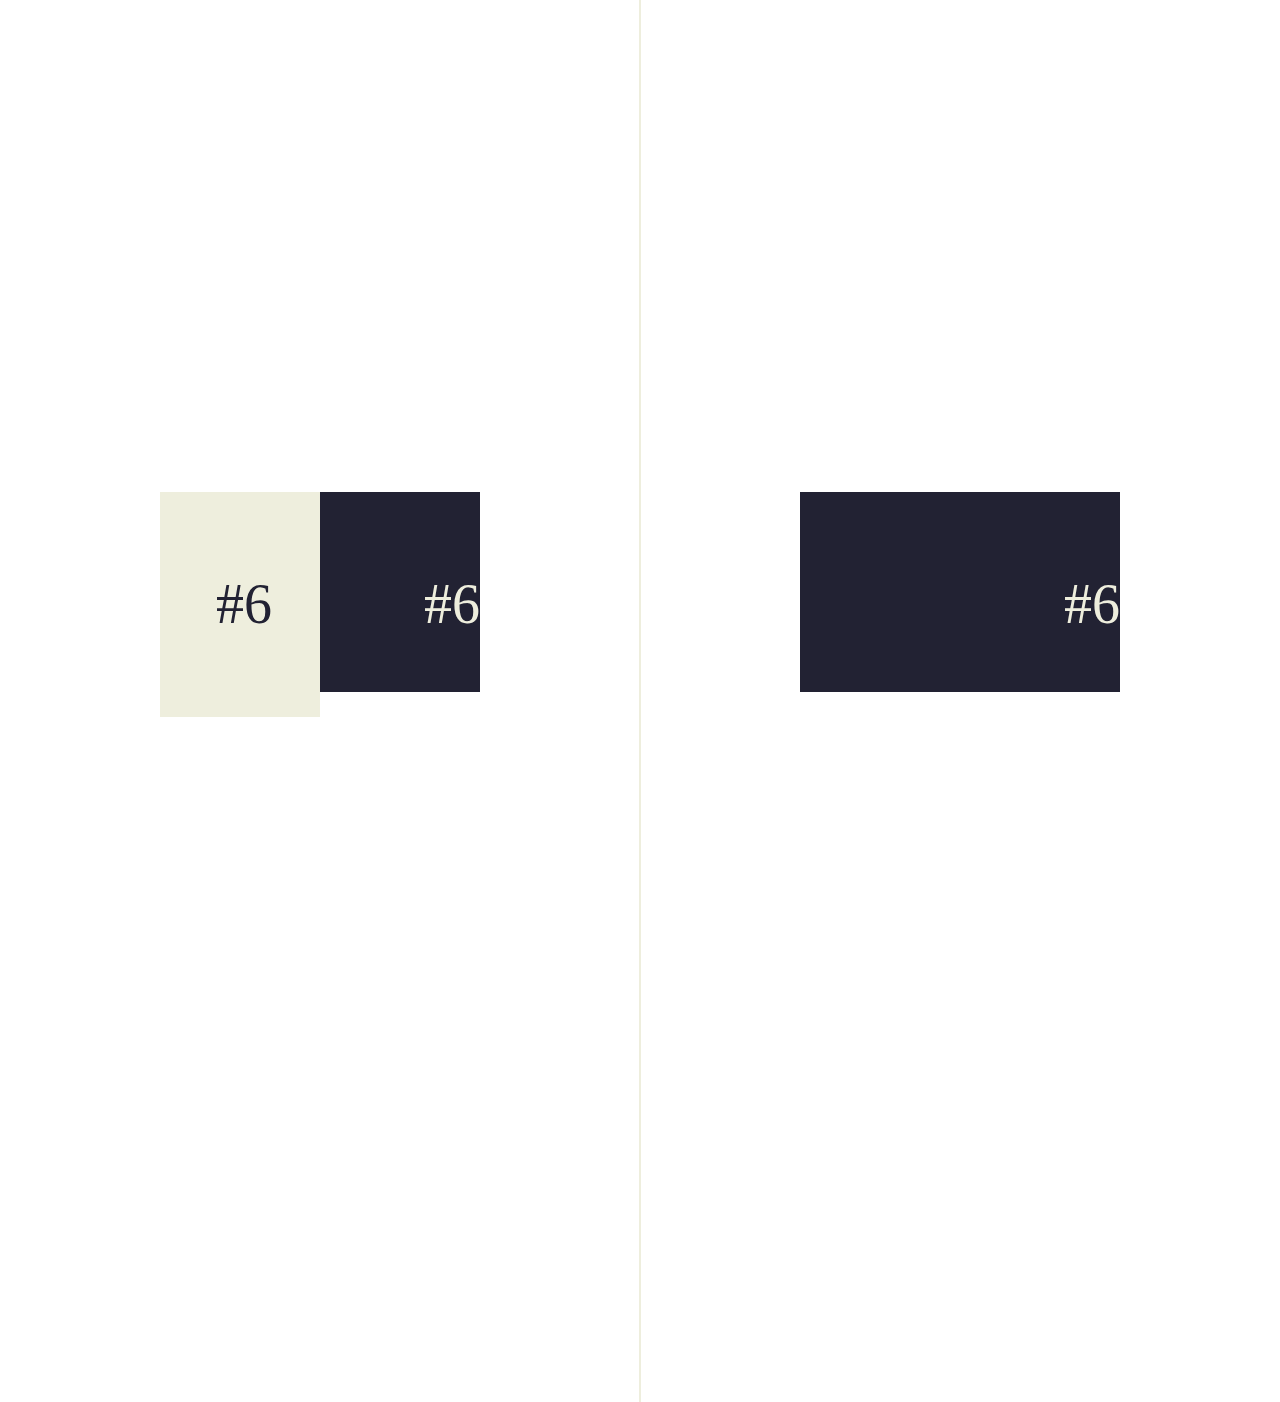
<file: js/libs/rellax/tests/center.html>
<!DOCTYPE html>
<html lang="en">
<head>
	<meta charset="UTF-8">
	<meta name="viewport" content="width=device-width, initial-scale=1.0">
	<meta http-equiv="X-UA-Compatible" content="IE=edge">
	<title></title>
	<style>
		html, body{
			color: #223;
			font-size: 21pt;
			margin: 0; padding: 0;
		}
		nav{
			font-size: 21pt;
			line-height: 1.5em;
			position: fixed;
			bottom: 0; left: 0;
		}
		nav a{ color: inherit; }

		.col{
			text-align: center;
			width: 50%;
			float: left;
			box-sizing: border-box;
		}

		h4{ text-align: center;}

		.container{
			display: flex;
			align-items: center;
			outline: 1px solid #eed;
			font-size: 42pt;
			/*padding: 37.5vh 12.5vw;*/
			padding: 0 12.5vw;
			height: 200vh;
		}
		.block{
			background: #223;
			color: #eed;
			line-height: 25vh;
			text-align: right;
			/*padding: 0 42pt;*/
			margin-top: 20vh;
			height: 200px;
			width: 400px;
			position: relative;
		}
		span{
			background: #eed;
			color: #223;
			line-height: 25vh;
			text-align: left;
			padding: 0 42pt;
			display: block;
			width: 50%;
			position: absolute;
			top: 0; left: 0;
			box-sizing: border-box;
		}
	</style>
</head>
<body>
	<h4>data-rellax-speed = default</h4>
	<section>
		<div class="col">
			<br>With Percentage (0.5) <br><br>
			<div id="21" class="container"><div class="block">#1<span class="rellax" data-rellax-percentage="0.5">#1</span></div></div>
			<div id="22" class="container"><div class="block">#2<span class="rellax" data-rellax-percentage="0.5">#2</span></div></div>
			<div id="23" class="container"><div class="block">#3<span class="rellax" data-rellax-percentage="0.5">#3</span></div></div>
			<div id="24" class="container"><div class="block">#4<span class="rellax" data-rellax-percentage="0.5" style="transition: transform 10s cubic-bezier(0,1,.5,1);">#4</span></div></div>
			<div id="25" class="container"><div class="block">#5<span class="rellax" data-rellax-percentage="0.5" style="transition: transform 10s cubic-bezier(0,1,.5,1);">#5</span></div></div>
			<div id="26" class="container"><div class="block">#6<span class="rellax" data-rellax-percentage="0.5" style="transition: transform 10s cubic-bezier(0,1,.5,1);">#6</span></div></div>
		</div>
		<div class="col">
			<br>Without Percentage <br><br>
			<div id="21" class="container"><div class="block">#1<span class="rellax" style="transition: transform 10s cubic-bezier(0,1,.5,1);">#1</span></div></div>
			<div id="22" class="container"><div class="block">#2<span class="rellax" style="transition: transform 10s cubic-bezier(0,1,.5,1);">#2</span></div></div>
			<div id="23" class="container"><div class="block">#3<span class="rellax" style="transition: transform 10s cubic-bezier(0,1,.5,1);">#3</span></div></div>
			<div id="24" class="container"><div class="block">#4<span class="rellax">#4</span></div></div>
			<div id="25" class="container"><div class="block">#5<span class="rellax">#5</span></div></div>
			<div id="26" class="container"><div class="block">#6<span class="rellax">#6</span></div></div>
		</div>
	</section>

	<!-- Scripts -->
	<script src="../rellax.js"></script>
	<script>
		var rellax = new Rellax('.rellax', {center: true});
	</script>
</body>
</html>
</file>
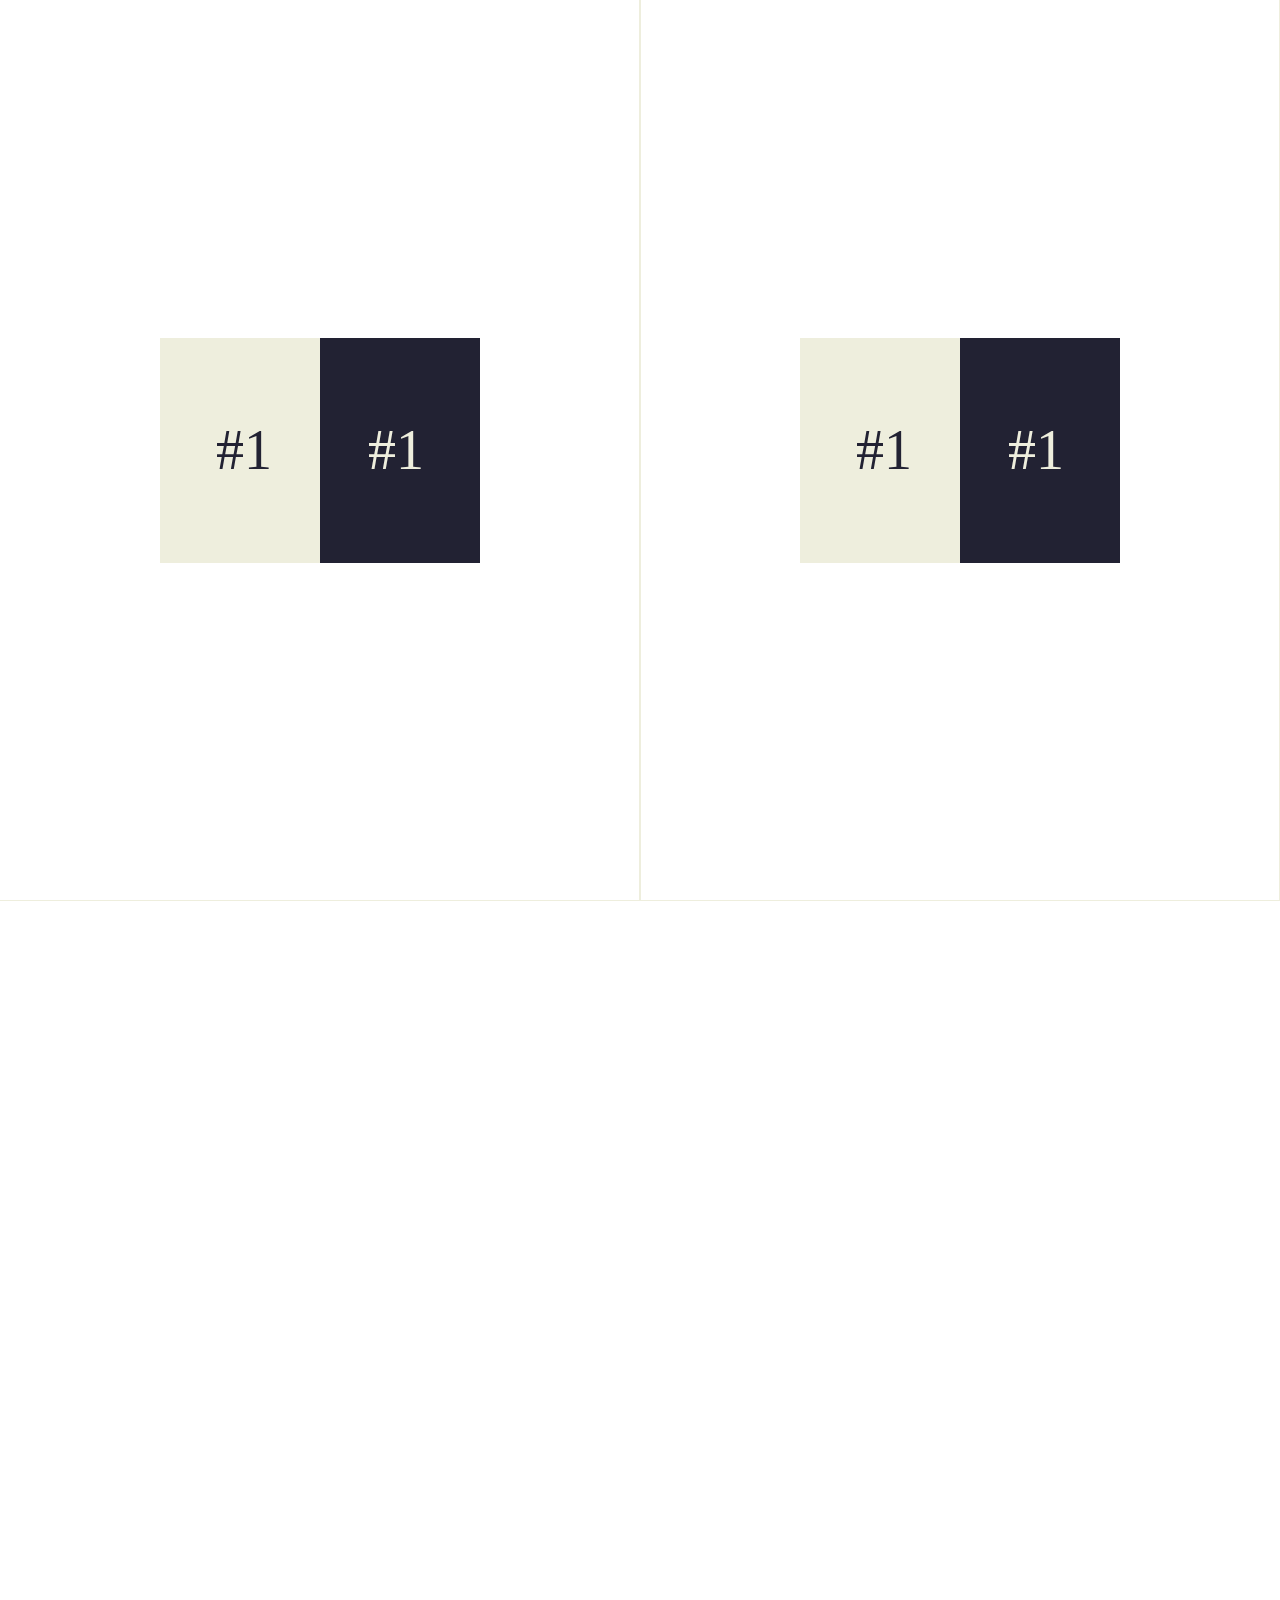
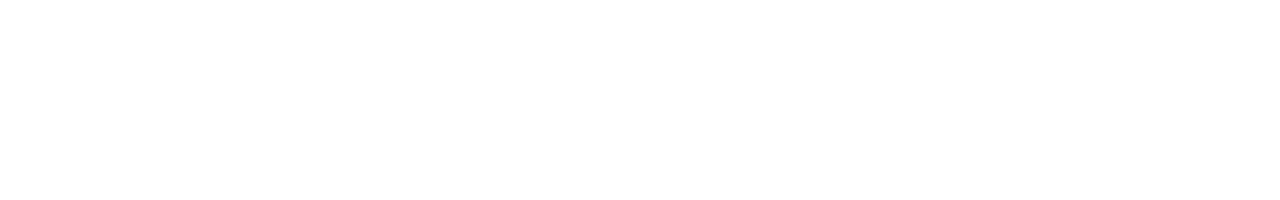
<file: js/libs/rellax/tests/horizontal.html>
<!DOCTYPE html>
<html lang="en">
<head>
  <meta charset="UTF-8">
  <meta name="viewport" content="width=device-width, initial-scale=1.0">
  <meta http-equiv="X-UA-Compatible" content="IE=edge">
  <title></title>
  <style>
    html, body{
      color: #223;
      font-size: 21pt;
      margin: 0; padding: 0;
    }
    body
    {
      display: -webkit-box;  /* OLD - iOS 6-, Safari 3.1-6, BB7 */
      display: -ms-flexbox;  /* TWEENER - IE 10 */
      display: -webkit-flex; /* NEW - Safari 6.1+. iOS 7.1+, BB10 */
      display: flex;         /* NEW, Spec - Firefox, Chrome, Opera */
      width: 400vw;
    }
    nav{
      font-size: 21pt;
      line-height: 1.5em;
      position: fixed;
      bottom: 0; left: 0;
    }
    nav a{ color: inherit; }

    section
    {
      width: 100vw;
      height: 200vh;
      -webkit-box-flex: 1;   /* OLD - iOS 6-, Safari 3.1-6 */
      -webkit-flex: 1;       /* Safari 6.1+. iOS 7.1+, BB10 */
      -ms-flex: 1;           /* IE 10 */
      flex: 1;               /* NEW, Spec - Firefox, Chrome */
    }

    .col{
      text-align: center;
      width: 50%;
      float: left;
      box-sizing: border-box;
    }

    h4{ text-align: center;}

    .container{
      outline: 1px solid #eed;
      font-size: 42pt;
      padding: 37.5vh 12.5vw;
    }
    .block{
      background: #223;
      color: #eed;
      line-height: 25vh;
      text-align: right;
      padding: 0 42pt;
      position: relative;
    }
    span{
      background: #eed;
      color: #223;
      line-height: 25vh;
      text-align: left;
      padding: 0 42pt;
      display: block;
      width: 50%;
      position: absolute;
      top: 0; left: 0;
      box-sizing: border-box;
    }
  </style>
</head>
<body>

<section>
  <div class="col">
    <div class="container"><div class="block">#1<span class="rellax" data-rellax-speed="2">#1</span></div></div>
  </div>
  <div class="col">
    <div class="container"><div class="block">#1<span class="rellax" data-rellax-speed="-2">#1</span></div></div>
  </div>
</section>


<section>
  <div class="col">
    <div class="container"><div class="block">#2<span class="rellax" data-rellax-speed="4">#2</span></div></div>
  </div>
  <div class="col">
    <div class="container"><div class="block">#2<span class="rellax" data-rellax-speed="-4">#2</span></div></div>
  </div>
</section>


<section>
  <div class="col">
    <div class="container"><div class="block">#3<span class="rellax" data-rellax-speed="6" data-rellax-percentage="0.5">#3</span></div></div>
  </div>
  <div class="col">
    <div class="container"><div class="block">#3<span class="rellax" data-rellax-speed="-6" data-rellax-percentage="0.5">#3</span></div></div>
  </div>
</section>


<section>
  <div class="col">
    <div class="container"><div class="block">#4<span class="rellax" data-rellax-speed="8" data-rellax-percentage="0.5">#4</span></div></div>
  </div>
  <div class="col">
    <div class="container"><div class="block">#4<span class="rellax" data-rellax-speed="-8" data-rellax-percentage="0.5">#4</span></div></div>
  </div>
</section>

<!-- Scripts -->
<script src="../rellax.js"></script>
<script>
  var rellax = new Rellax('.rellax', {horizontal: true, vertical: true});
</script>
</body>
</html>
</file>
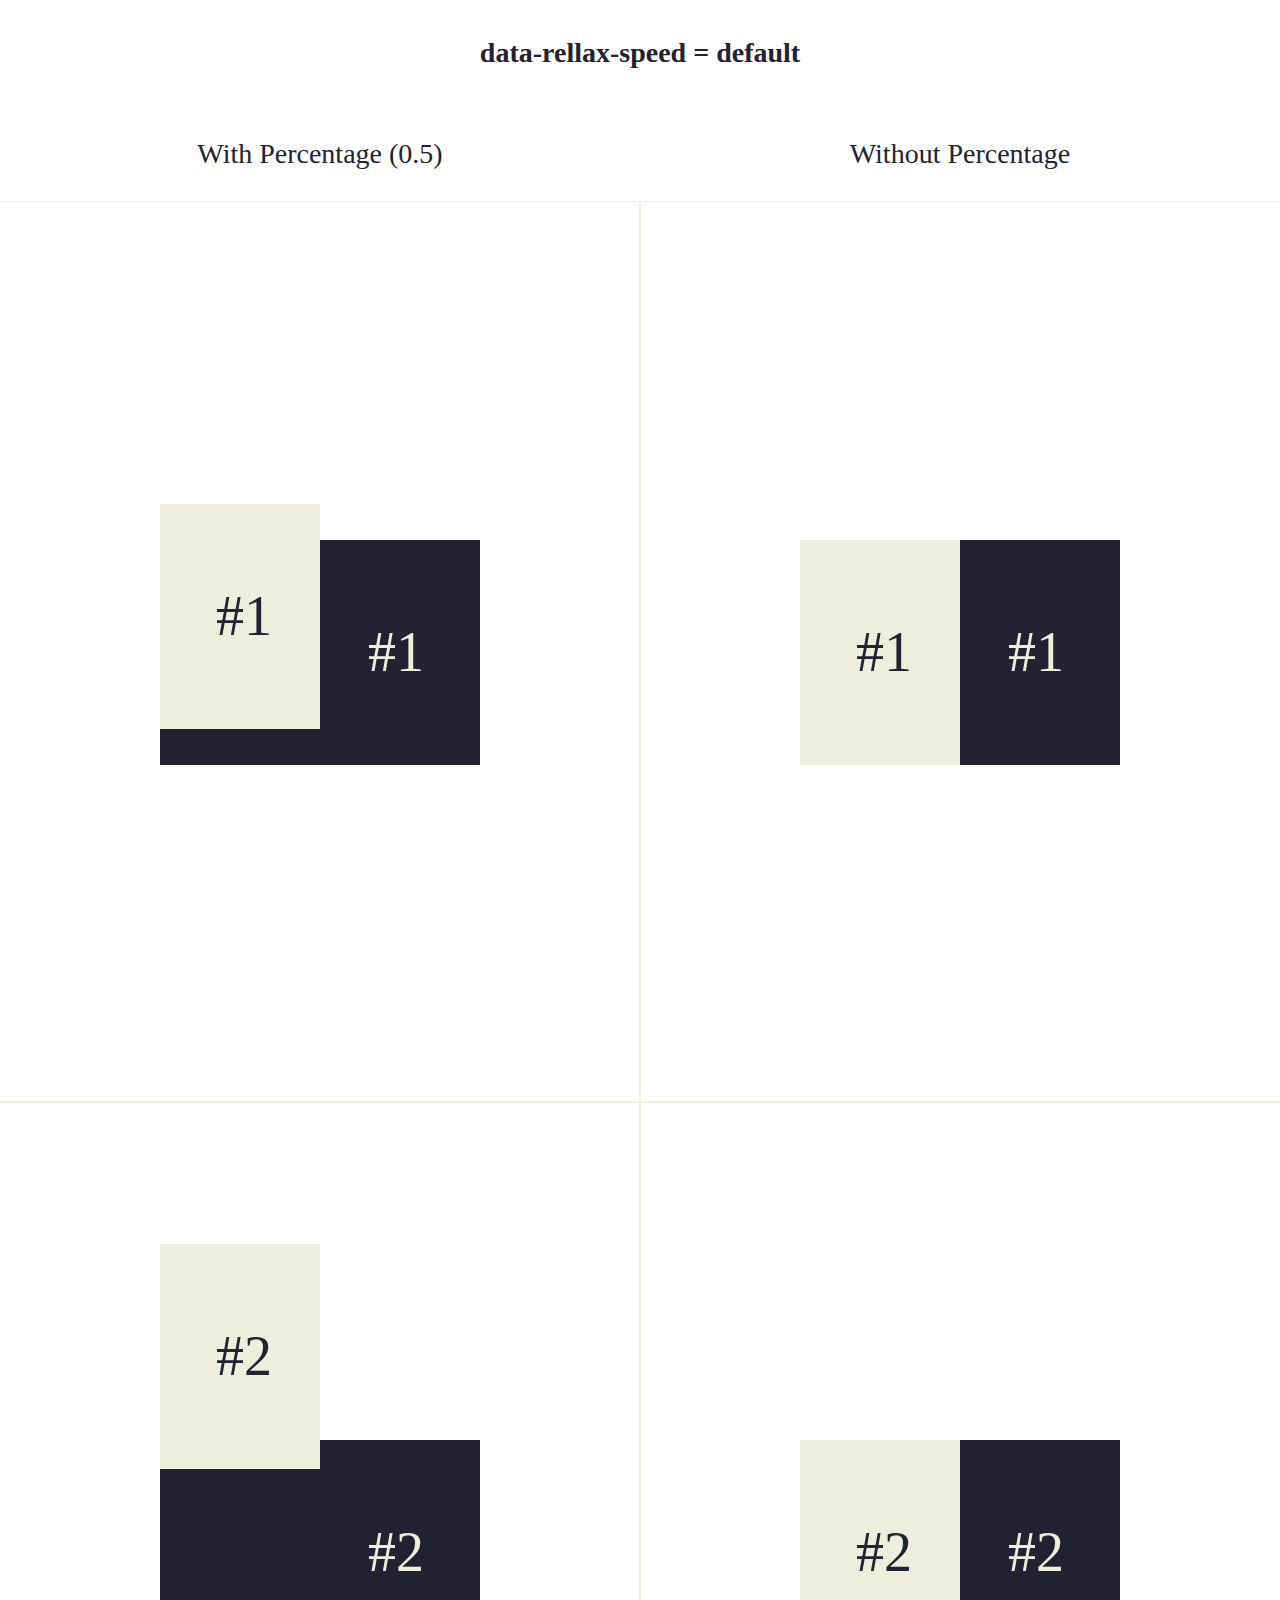
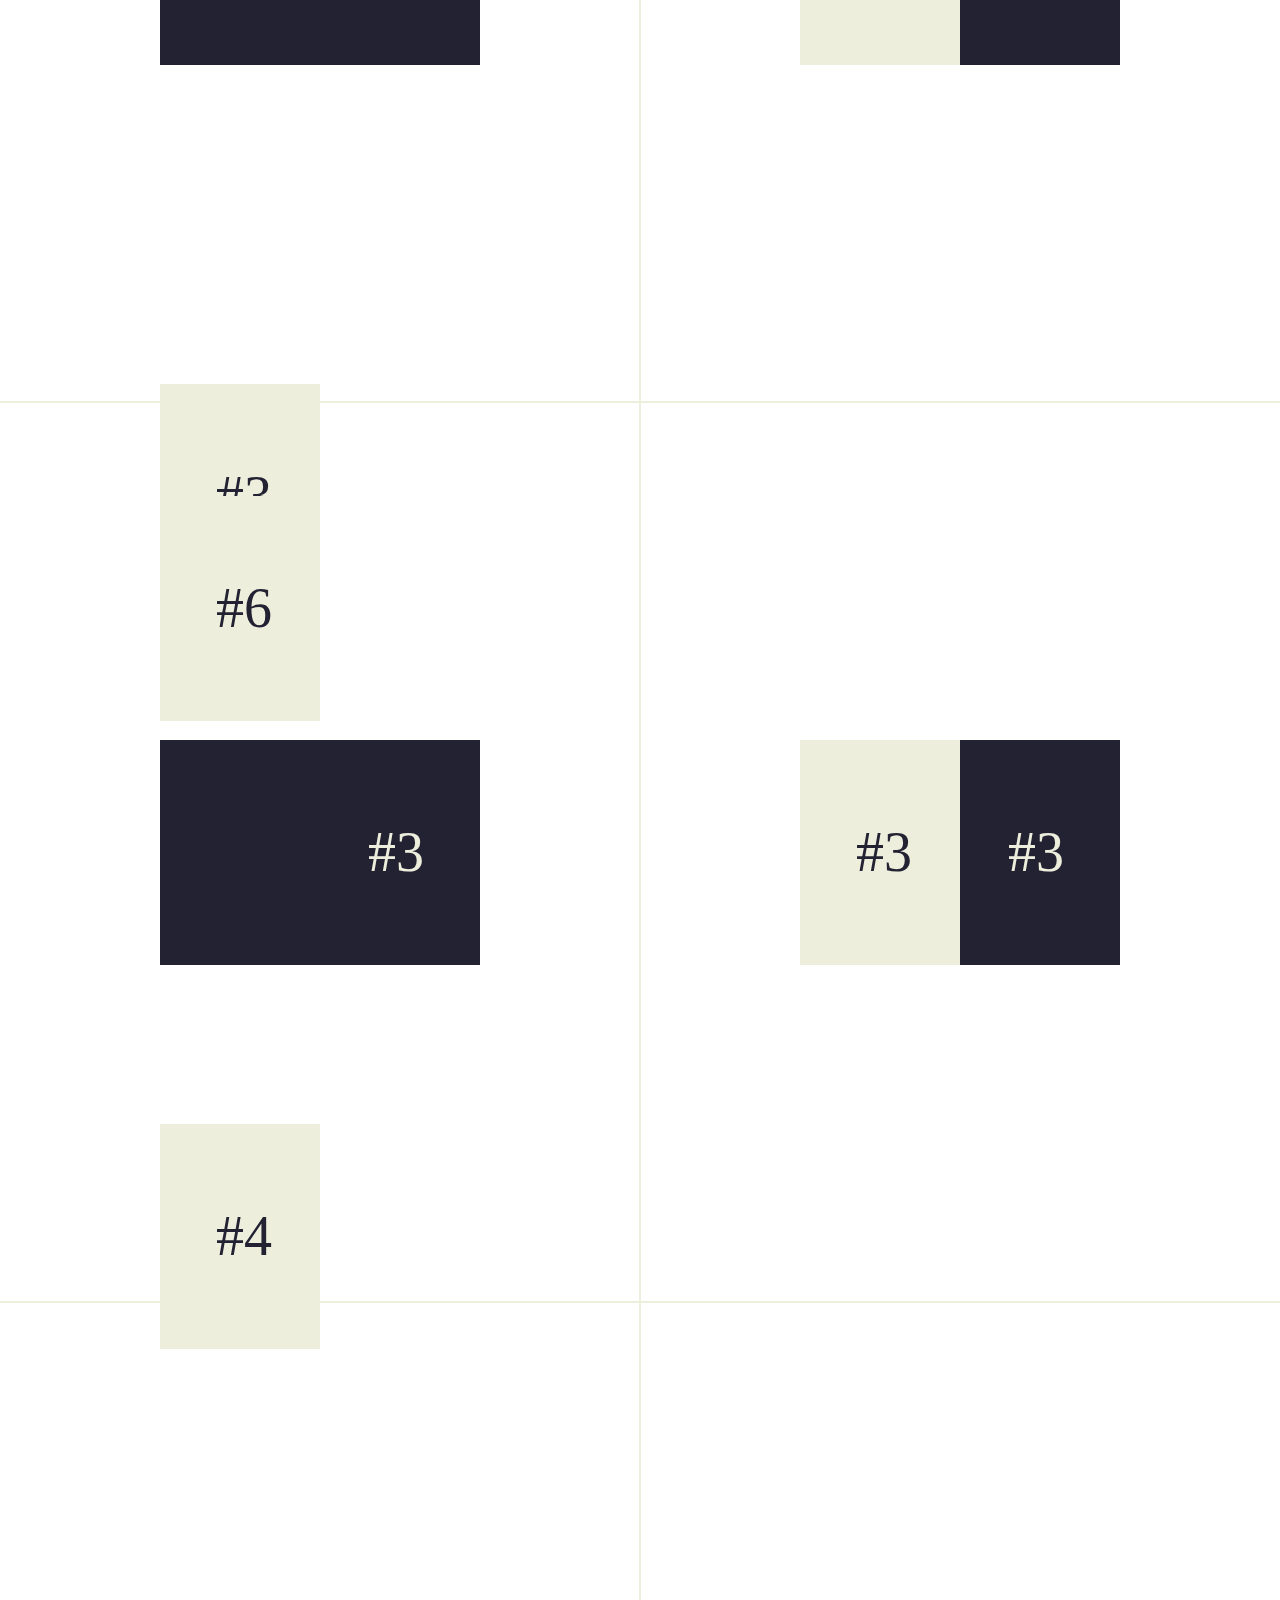
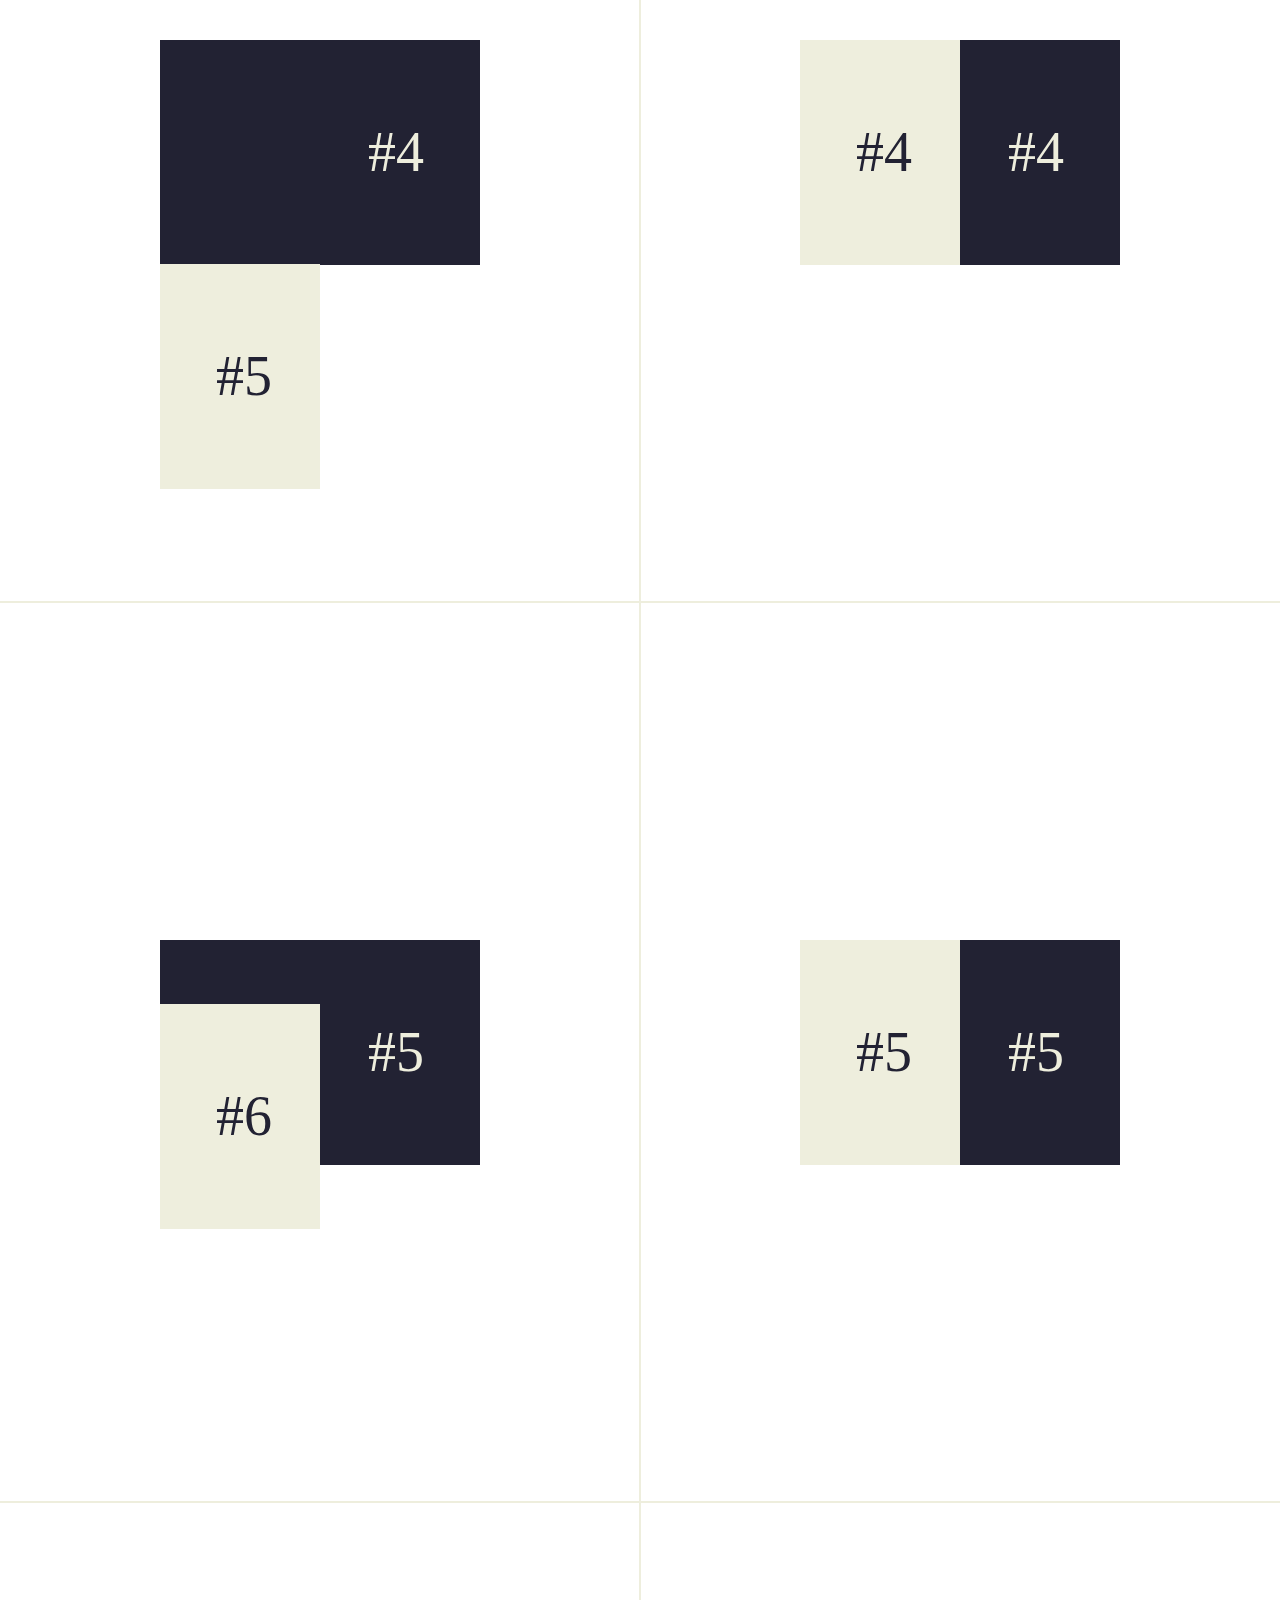
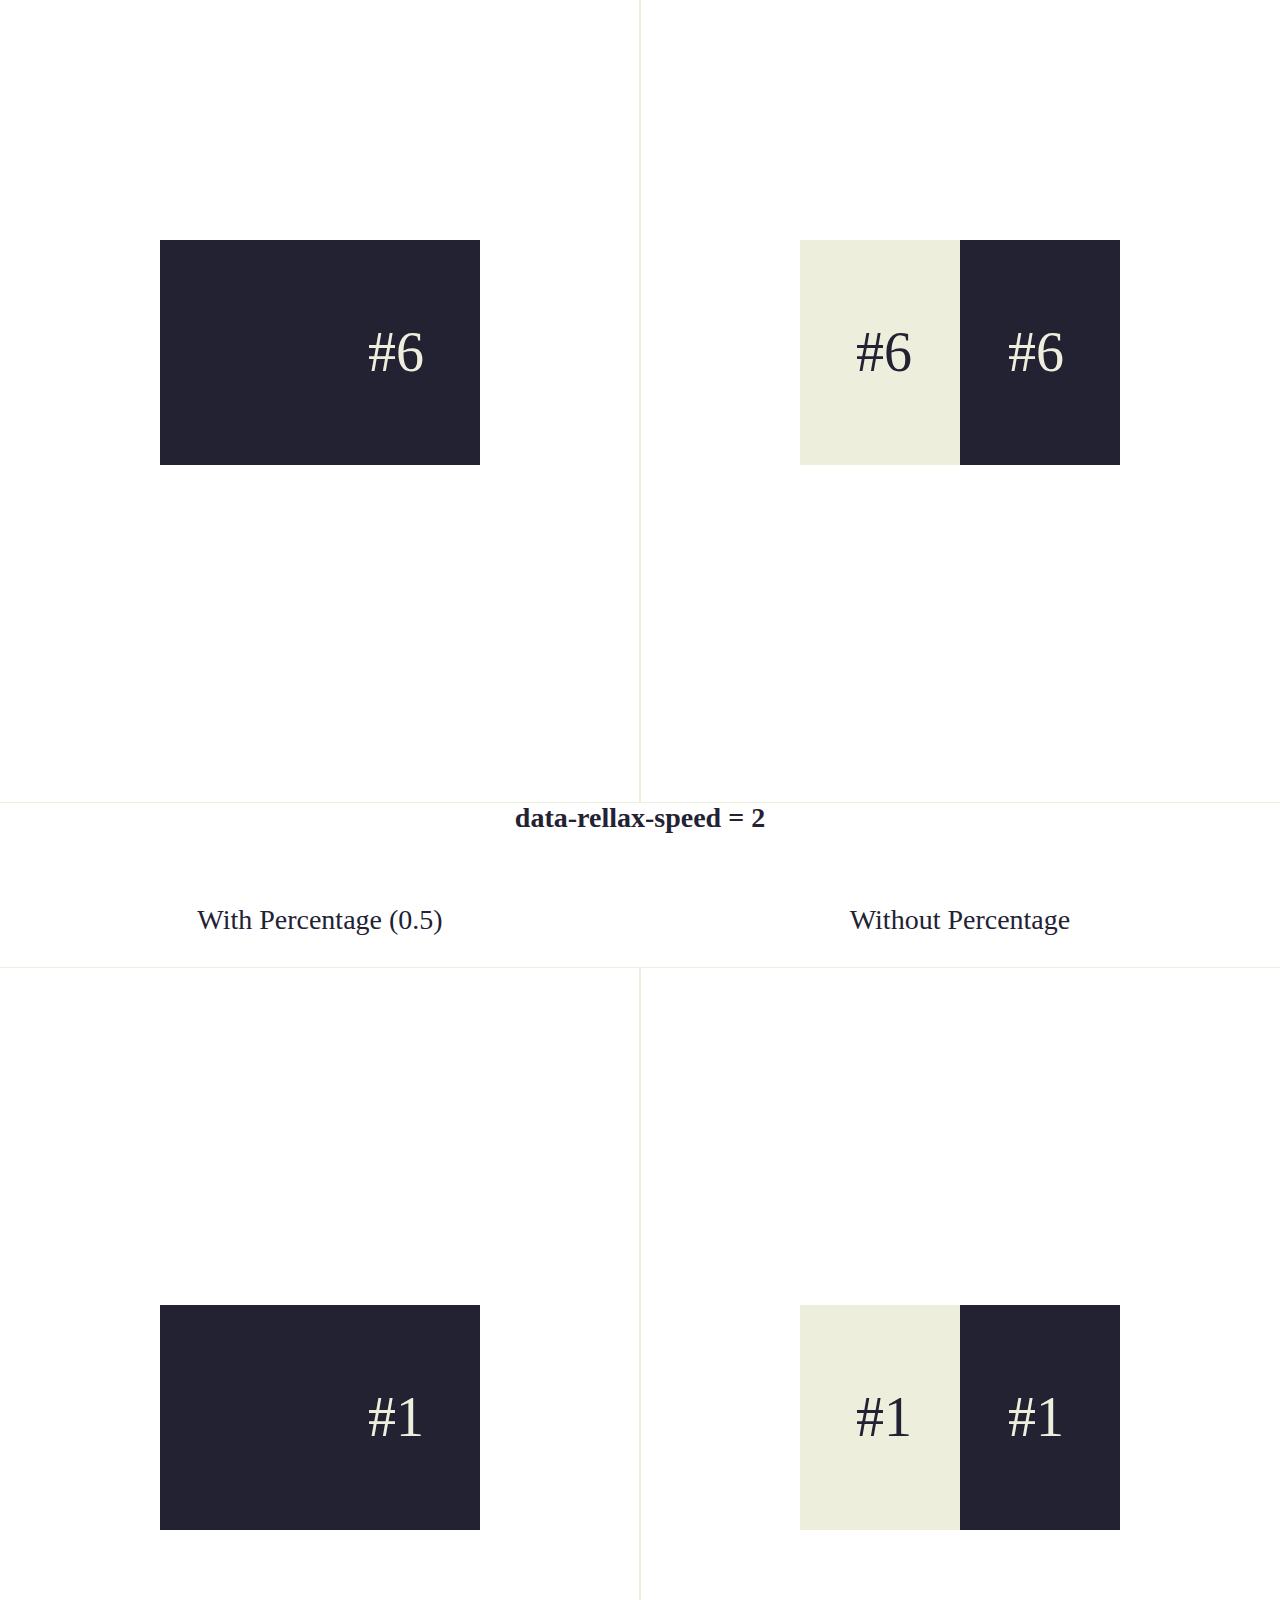
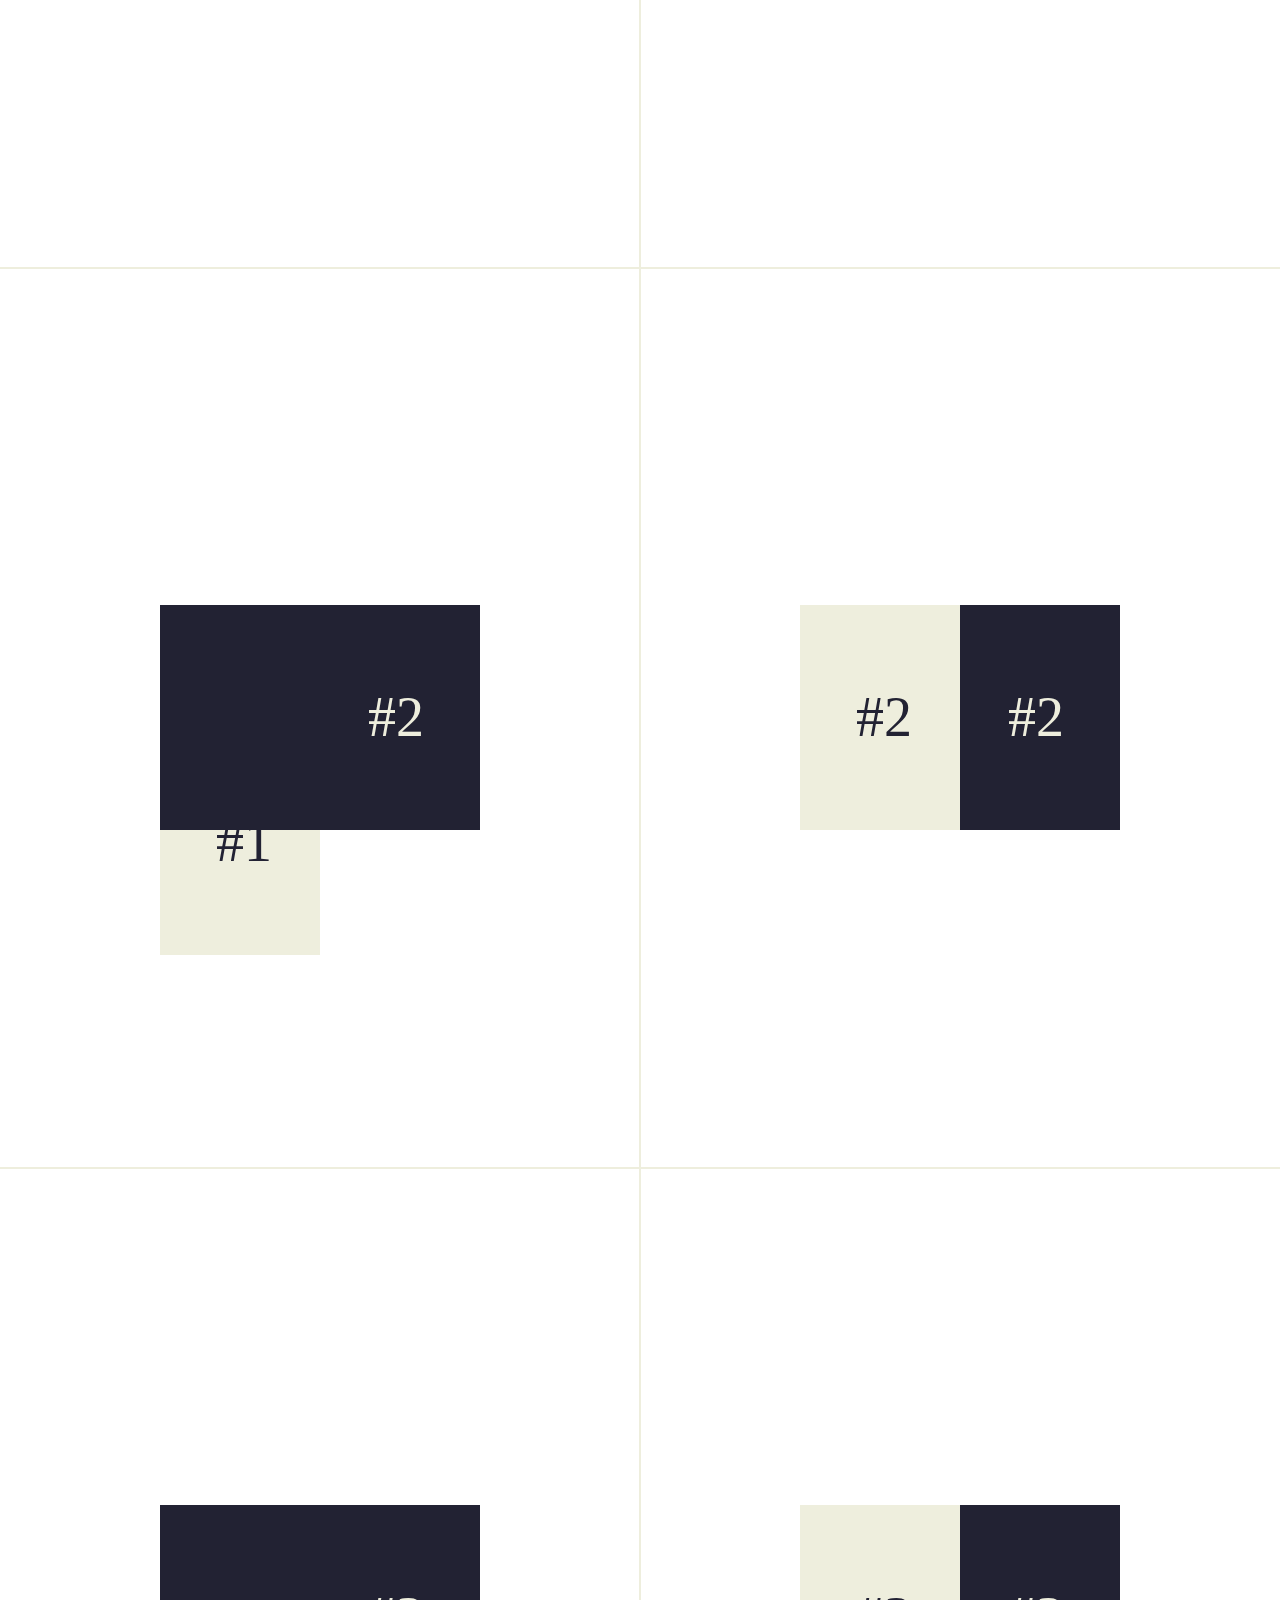
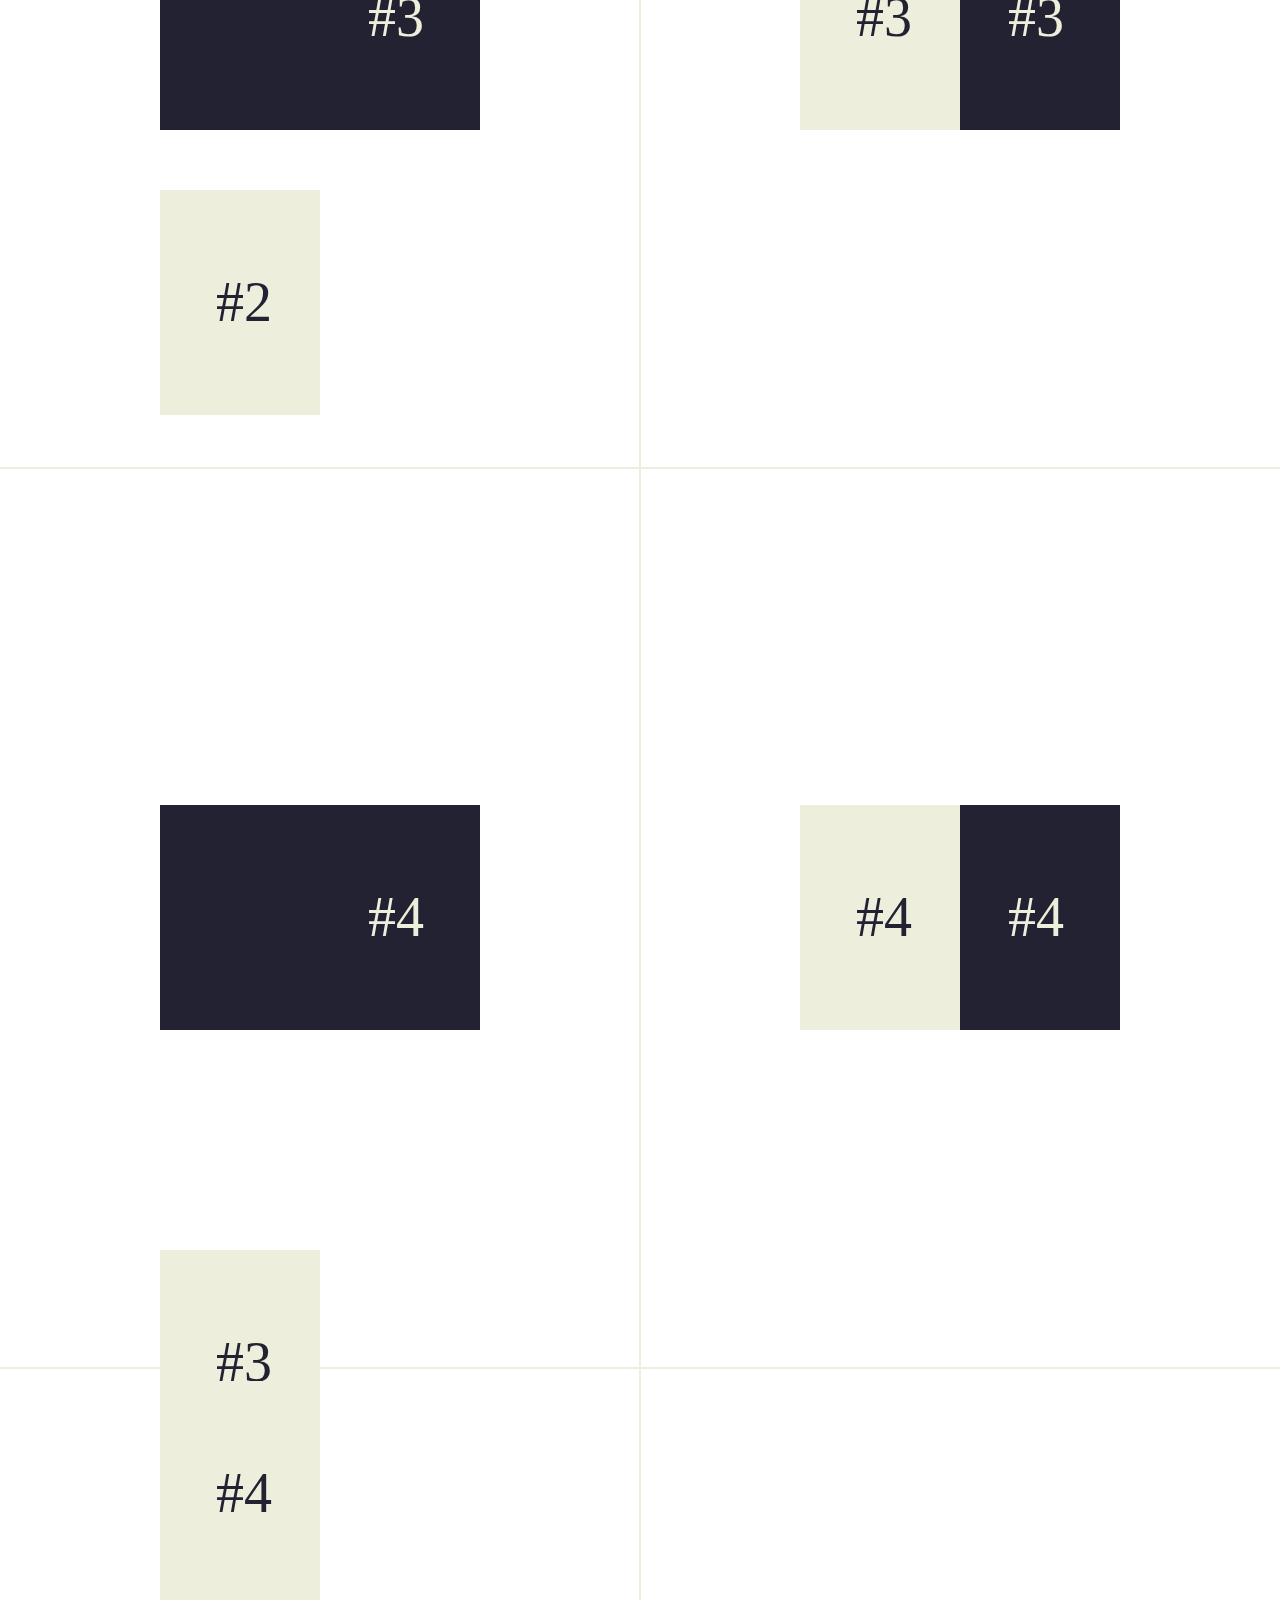
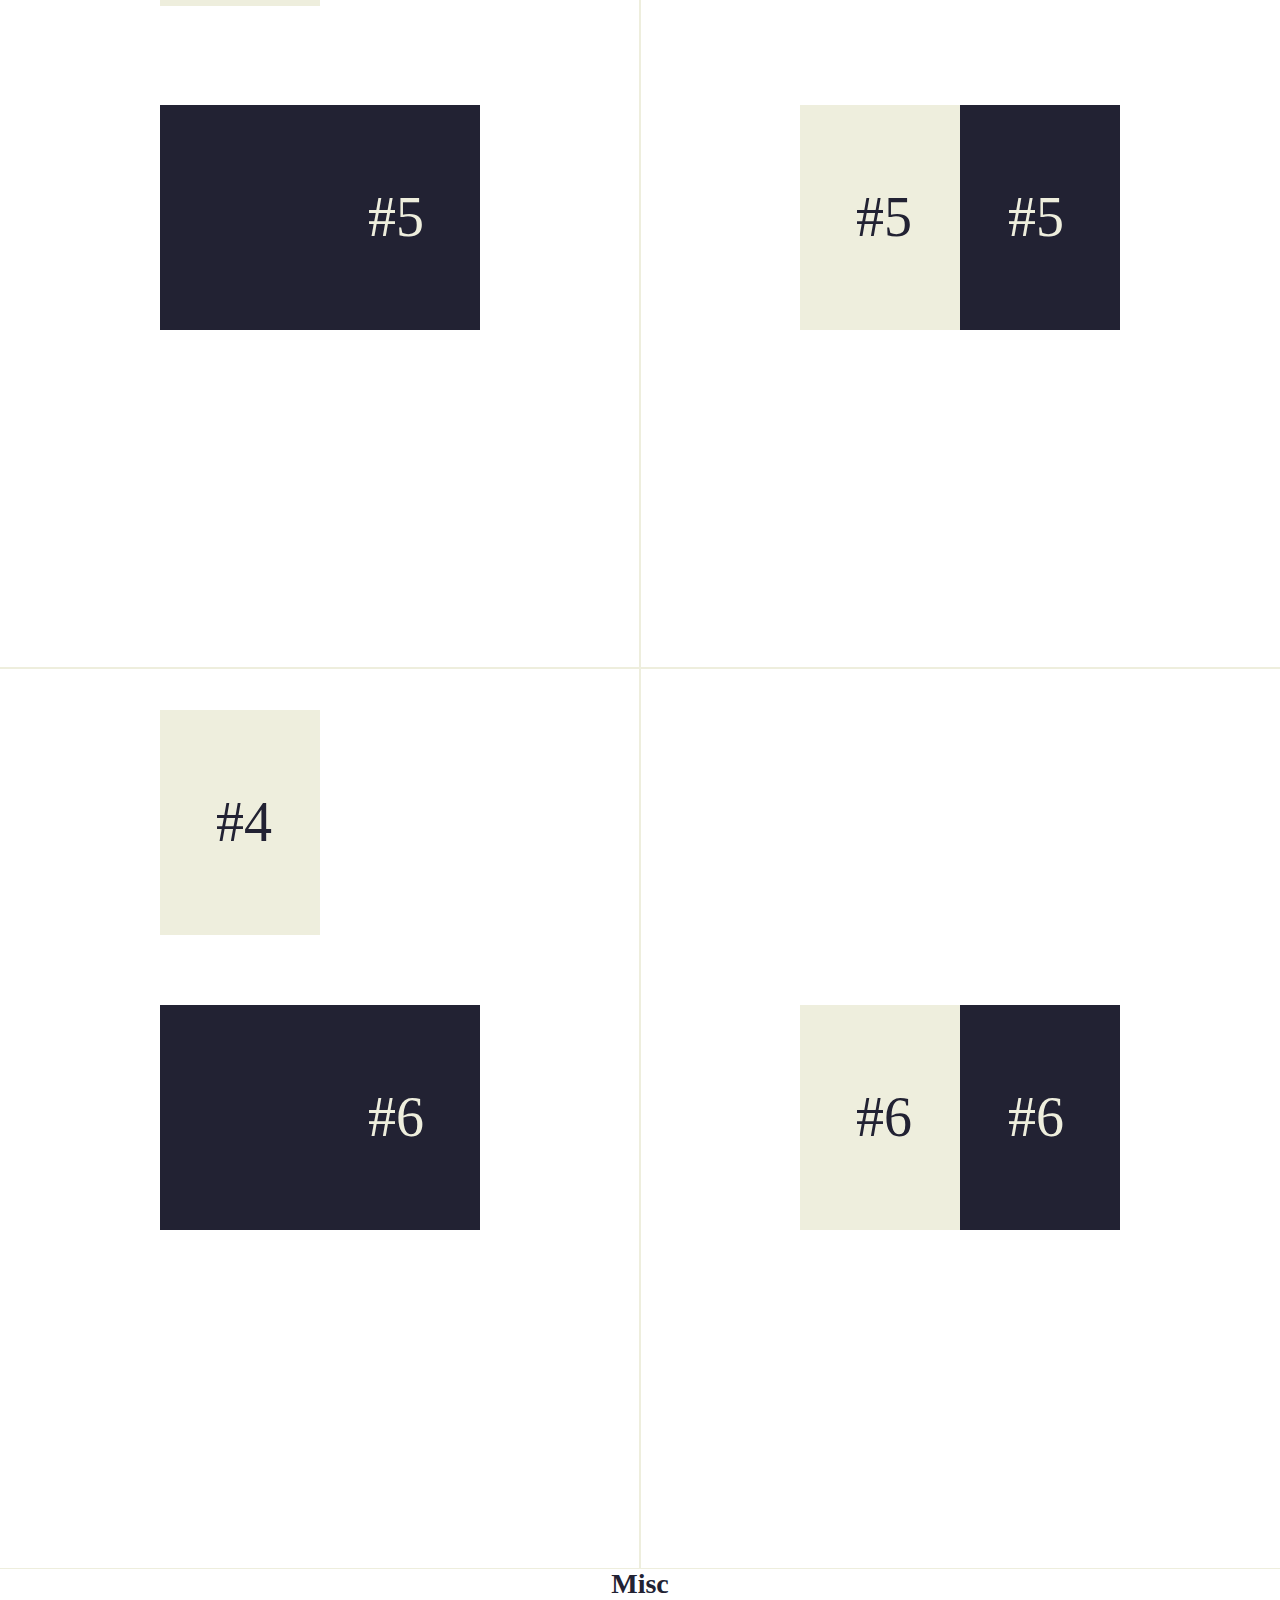
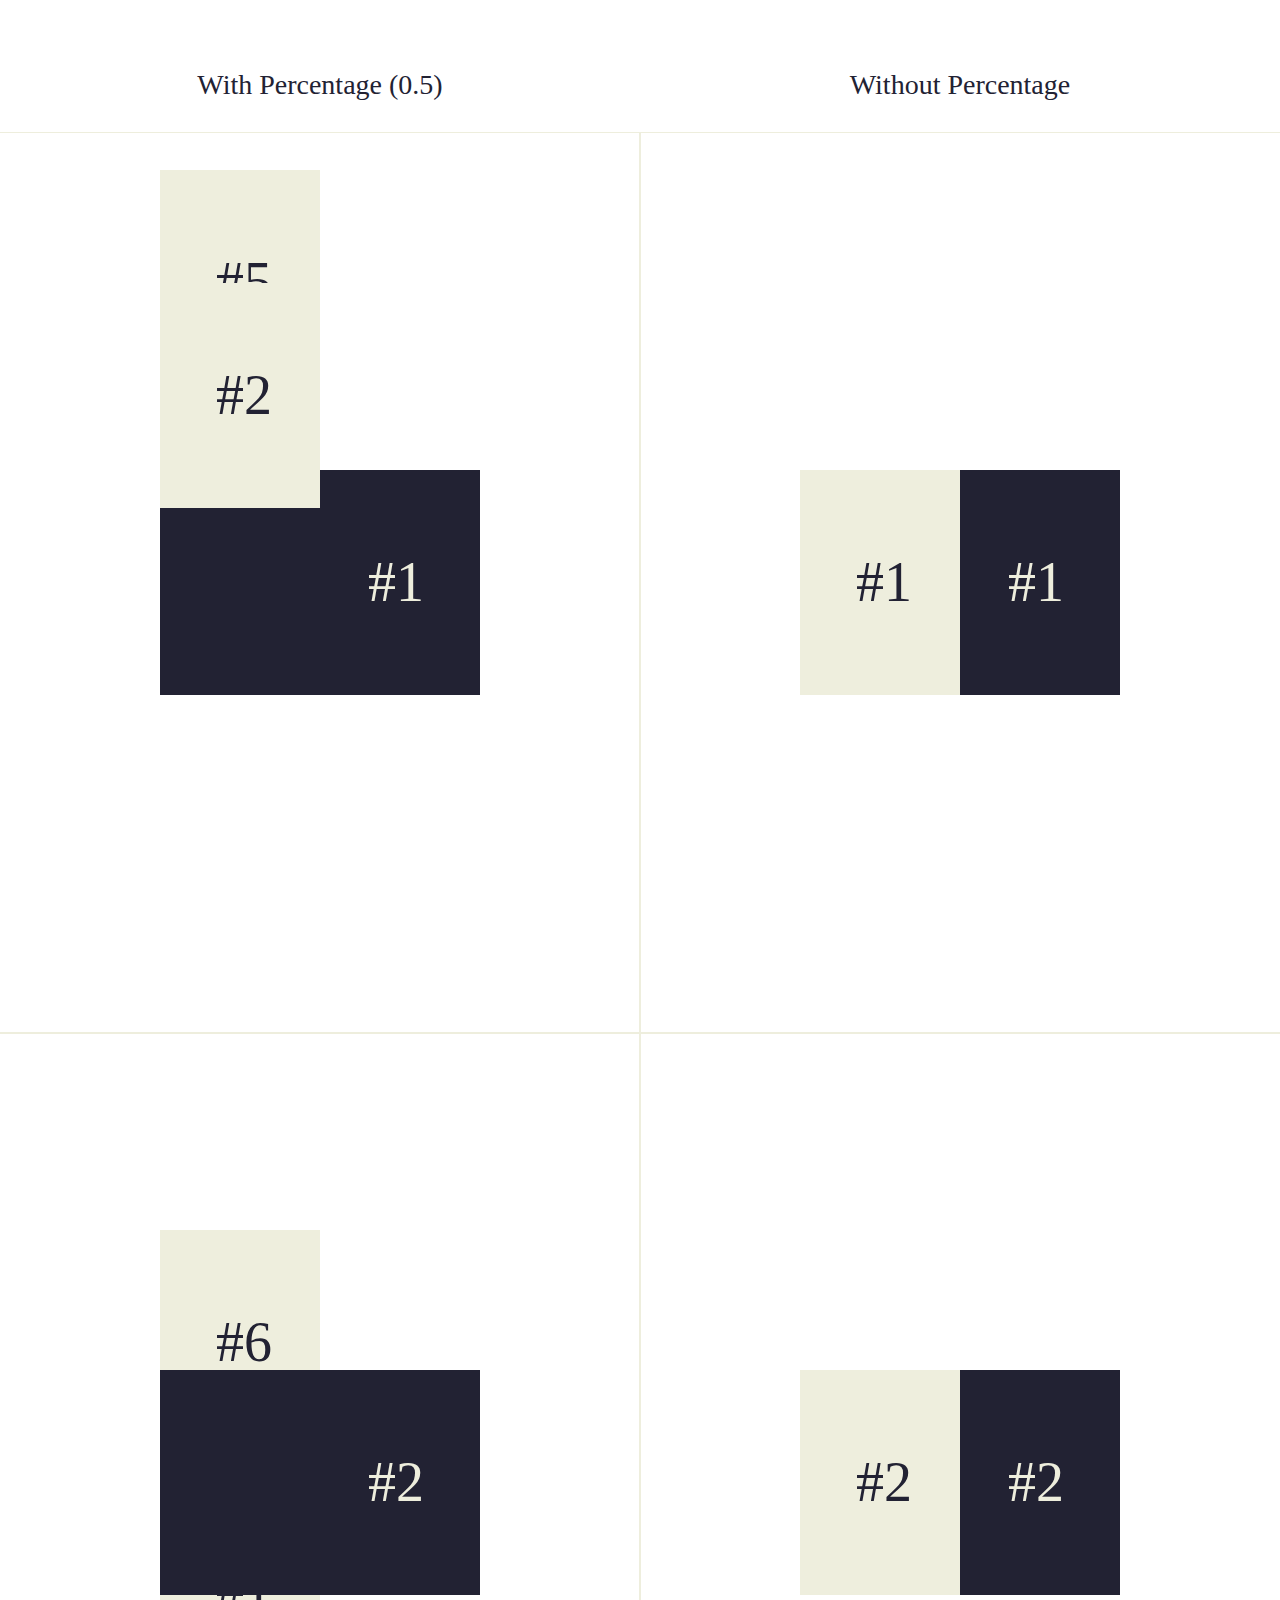
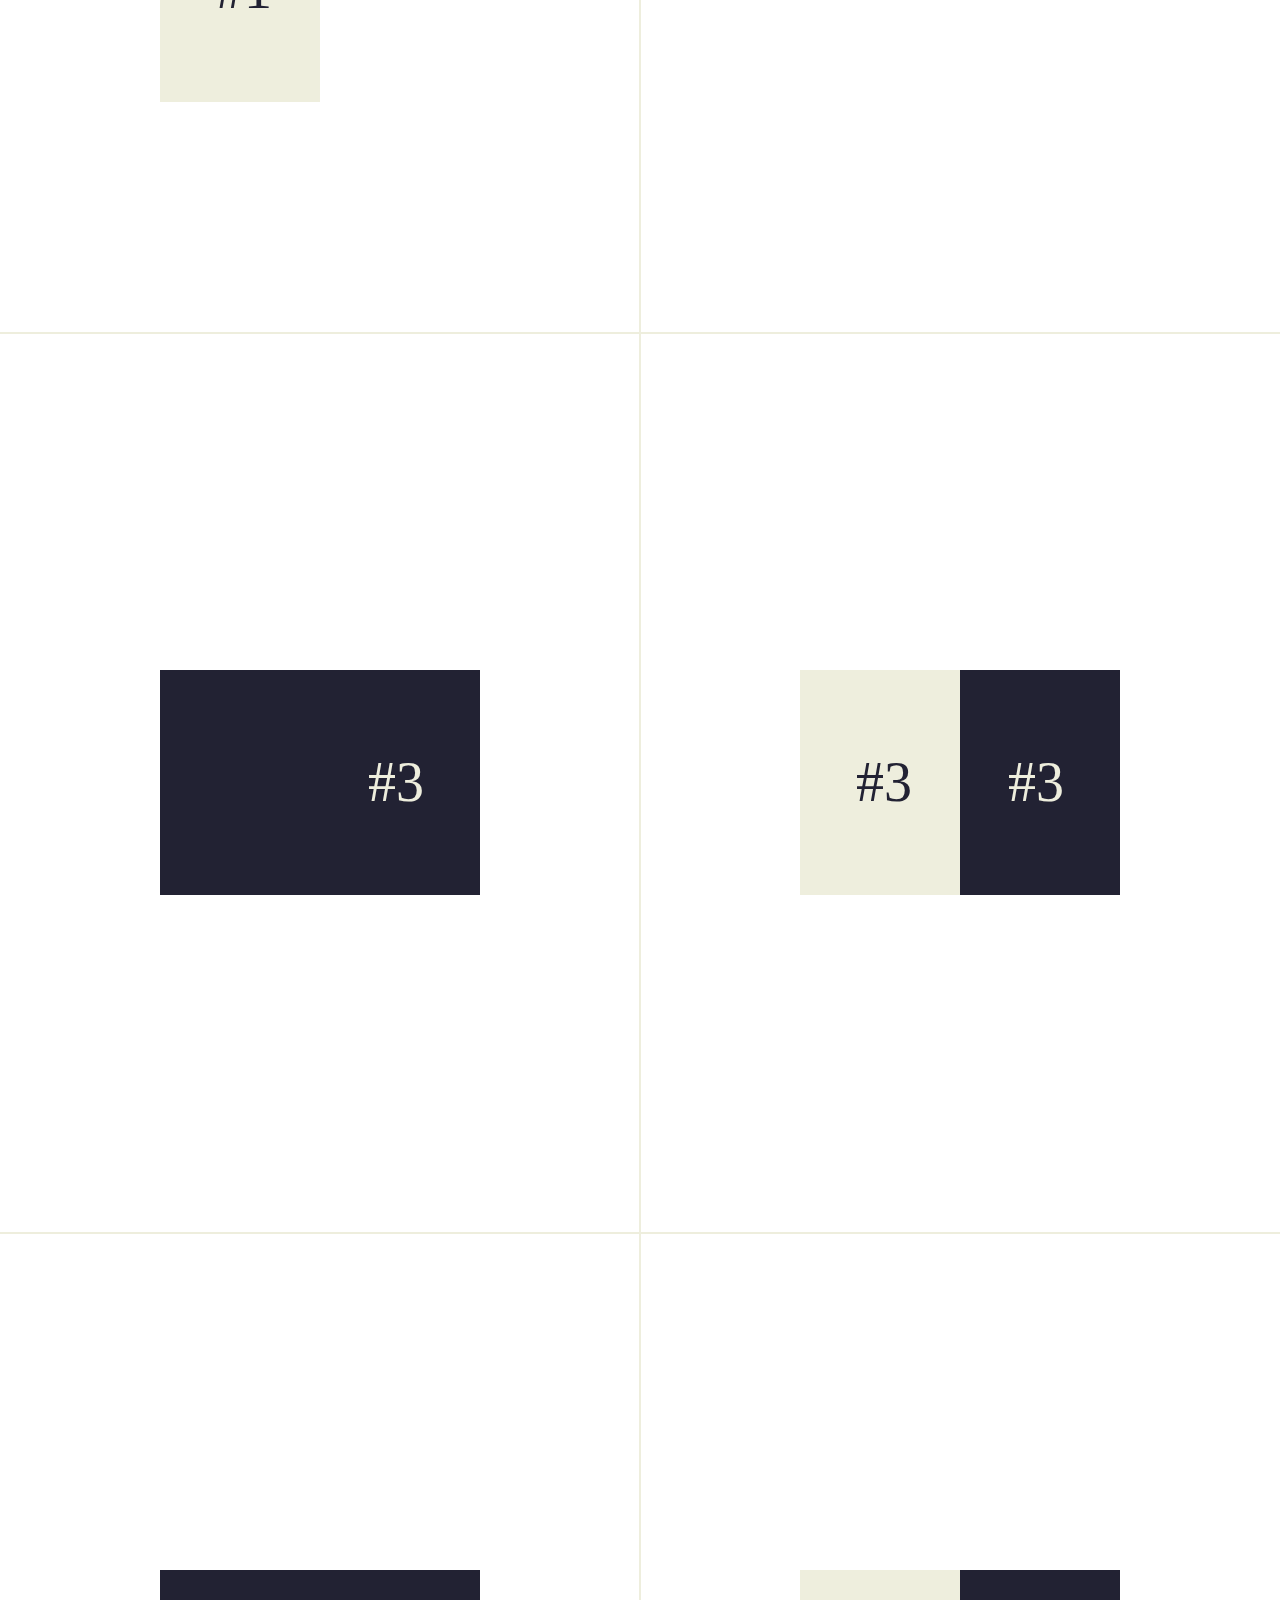
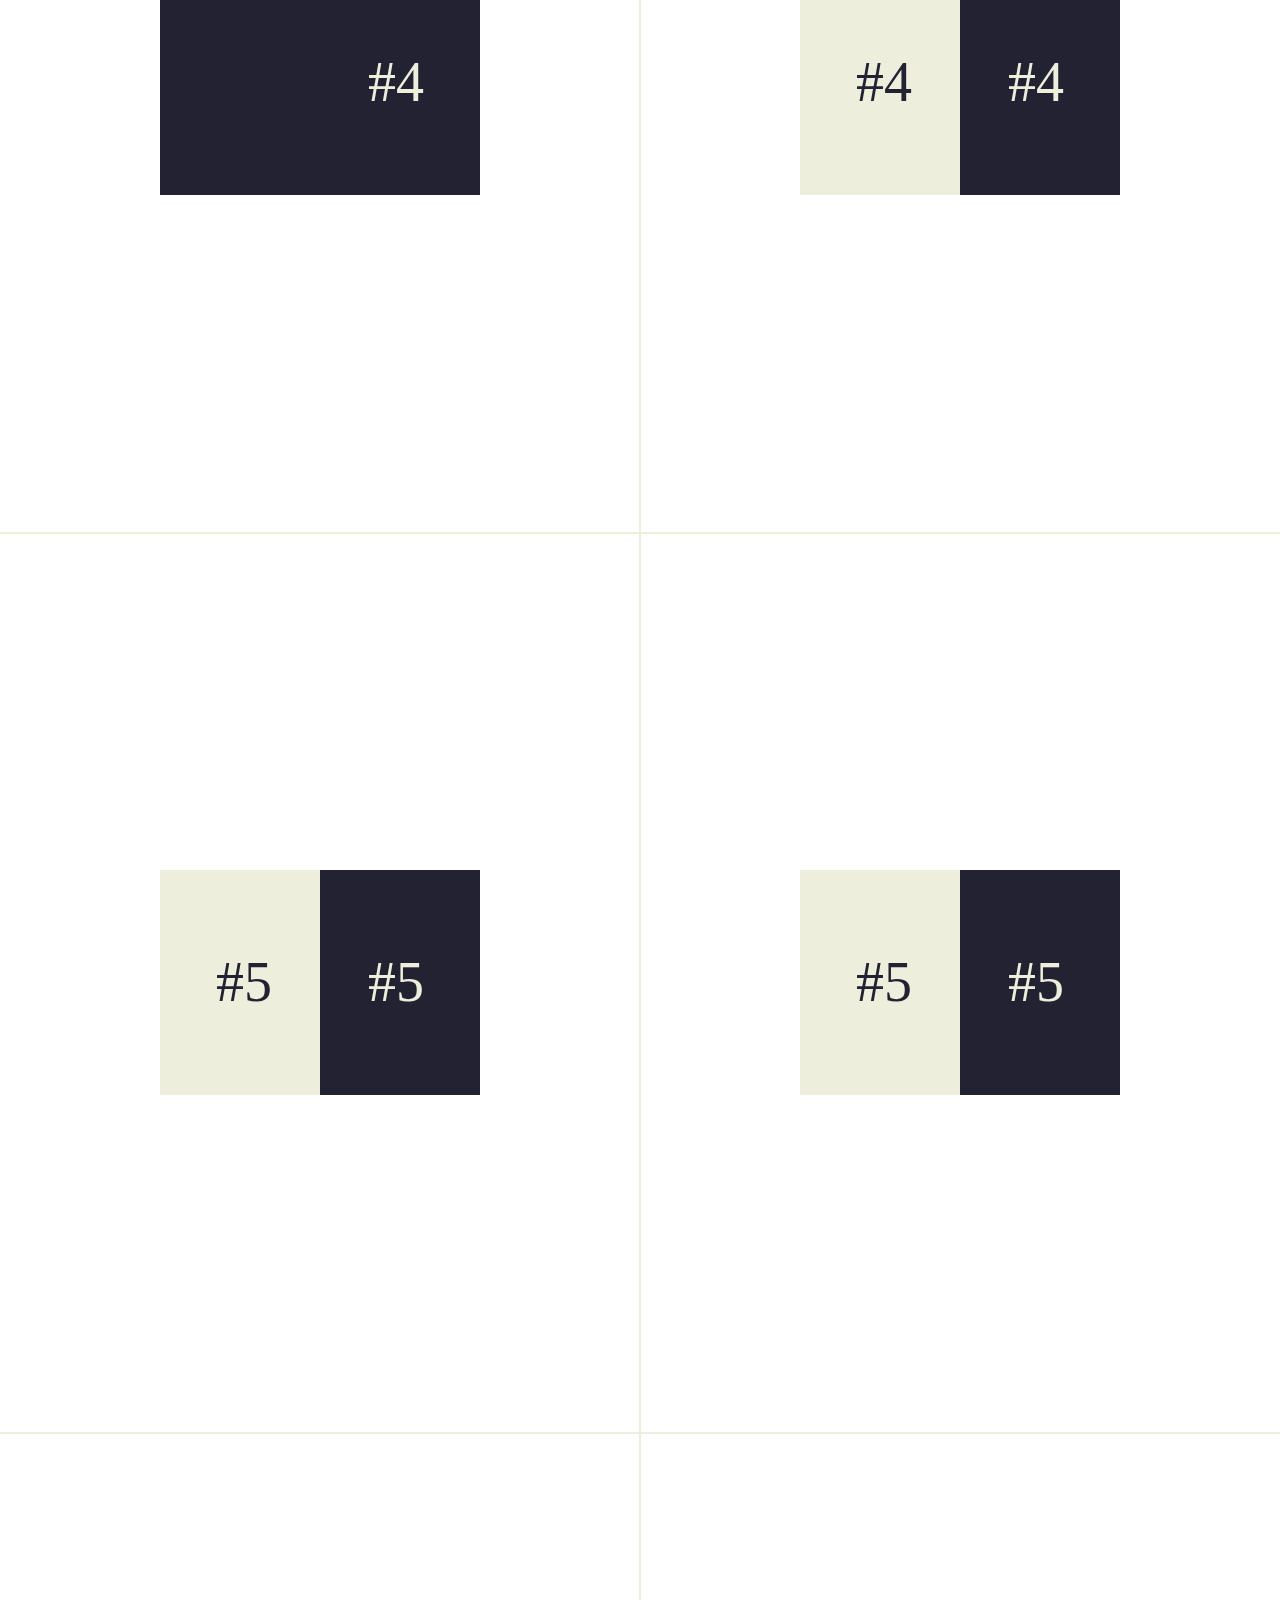
<file: js/libs/rellax/tests/percentage.html>
<!DOCTYPE html>
<html lang="en">
<head>
	<meta charset="UTF-8">
	<meta name="viewport" content="width=device-width, initial-scale=1.0">
	<meta http-equiv="X-UA-Compatible" content="IE=edge">
	<title></title>
	<style>
		html, body{
			color: #223;
			font-size: 21pt;
			margin: 0; padding: 0;
		}
		nav{
			font-size: 21pt;
			line-height: 1.5em;
			position: fixed;
			bottom: 0; left: 0;
		}
		nav a{ color: inherit; }

		.col{
			text-align: center;
			width: 50%;
			float: left;
			box-sizing: border-box;
		}

		h4{ text-align: center;}

		.container{
			outline: 1px solid #eed;
			font-size: 42pt;
			padding: 37.5vh 12.5vw;
		}
		.block{
			background: #223;
			color: #eed;
			line-height: 25vh;
			text-align: right;
			padding: 0 42pt;
			position: relative;
		}
		span{
			background: #eed;
			color: #223;
			line-height: 25vh;
			text-align: left;
			padding: 0 42pt;
			display: block;
			width: 50%;
			position: absolute;
			top: 0; left: 0;
			box-sizing: border-box;
		}
	</style>
</head>
<body>
	<h4>data-rellax-speed = default</h4>
	<section>
		<div class="col">
			<br>With Percentage (0.5) <br><br>
			<div id="21" class="container"><div class="block">#1<span class="rellax" data-rellax-percentage="0.5">#1</span></div></div>
			<div id="22" class="container"><div class="block">#2<span class="rellax" data-rellax-percentage="0.5">#2</span></div></div>
			<div id="23" class="container"><div class="block">#3<span class="rellax" data-rellax-percentage="0.5">#3</span></div></div>
			<div id="24" class="container"><div class="block">#4<span class="rellax" data-rellax-percentage="0.5">#4</span></div></div>
			<div id="25" class="container"><div class="block">#5<span class="rellax" data-rellax-percentage="0.5">#5</span></div></div>
			<div id="26" class="container"><div class="block">#6<span class="rellax" data-rellax-percentage="0.5">#6</span></div></div>
		</div>
		<div class="col">
			<br>Without Percentage <br><br>
			<div id="21" class="container"><div class="block">#1<span class="rellax">#1</span></div></div>
			<div id="22" class="container"><div class="block">#2<span class="rellax">#2</span></div></div>
			<div id="23" class="container"><div class="block">#3<span class="rellax">#3</span></div></div>
			<div id="24" class="container"><div class="block">#4<span class="rellax">#4</span></div></div>
			<div id="25" class="container"><div class="block">#5<span class="rellax">#5</span></div></div>
			<div id="26" class="container"><div class="block">#6<span class="rellax">#6</span></div></div>
		</div>
	</section>

	<!-- /// -->
	<h4>data-rellax-speed = 2</h4>
	<section>
		<div class="col">
			<br>With Percentage (0.5) <br><br>
			<div class="container"><div class="block">#1<span class="rellax" data-rellax-speed="2" data-rellax-percentage="0.5">#1</span></div></div>
			<div class="container"><div class="block">#2<span class="rellax" data-rellax-speed="2" data-rellax-percentage="0.5">#2</span></div></div>
			<div class="container"><div class="block">#3<span class="rellax" data-rellax-speed="2" data-rellax-percentage="0.5">#3</span></div></div>
			<div class="container"><div class="block">#4<span class="rellax" data-rellax-speed="2" data-rellax-percentage="0.5">#4</span></div></div>
			<div class="container"><div class="block">#5<span class="rellax" data-rellax-speed="2" data-rellax-percentage="0.5">#5</span></div></div>
			<div class="container"><div class="block">#6<span class="rellax" data-rellax-speed="2" data-rellax-percentage="0.5">#6</span></div></div>
		</div>
		<div class="col">
			<br>Without Percentage <br><br>
			<div class="container"><div class="block">#1<span class="rellax" data-rellax-speed="2">#1</span></div></div>
			<div class="container"><div class="block">#2<span class="rellax" data-rellax-speed="2">#2</span></div></div>
			<div class="container"><div class="block">#3<span class="rellax" data-rellax-speed="2">#3</span></div></div>
			<div class="container"><div class="block">#4<span class="rellax" data-rellax-speed="2">#4</span></div></div>
			<div class="container"><div class="block">#5<span class="rellax" data-rellax-speed="2">#5</span></div></div>
			<div class="container"><div class="block">#6<span class="rellax" data-rellax-speed="2">#6</span></div></div>
		</div>
	</section>

	<!-- /// -->
	<h4>Misc</h4>
	<section>
		<div class="col">
			<br>With Percentage (0.5) <br><br>
			<div class="container"><div class="block">#1<span class="rellax" data-rellax-speed="1" data-rellax-percentage="0.5">#1</span></div></div>
			<div class="container"><div class="block">#2<span class="rellax" data-rellax-speed="-1" data-rellax-percentage="0.5">#2</span></div></div>
			<div class="container"><div class="block">#3<span class="rellax" data-rellax-speed="4" data-rellax-percentage="0.5">#3</span></div></div>
			<div class="container"><div class="block">#4<span class="rellax" data-rellax-speed="-4" data-rellax-percentage="0.5">#4</span></div></div>
			<div class="container"><div class="block">#5<span class="rellax" data-rellax-speed="0" data-rellax-percentage="0.5">#5</span></div></div>
			<div class="container"><div class="block">#6<span class="rellax" data-rellax-speed="-10" data-rellax-percentage="0.5">#6</span></div></div>
		</div>
		<div class="col">
			<br>Without Percentage <br><br>
			<div class="container"><div class="block">#1<span class="rellax" data-rellax-speed="1">#1</span></div></div>
			<div class="container"><div class="block">#2<span class="rellax" data-rellax-speed="-1">#2</span></div></div>
			<div class="container"><div class="block">#3<span class="rellax" data-rellax-speed="0">#3</span></div></div>
			<div class="container"><div class="block">#4<span class="rellax" data-rellax-speed="0">#4</span></div></div>
			<div class="container"><div class="block">#5<span class="rellax" data-rellax-speed="0">#5</span></div></div>
			<div class="container"><div class="block">#6<span class="rellax" data-rellax-speed="0">#6</span></div></div>
		</div>
	</section>

	<!-- Scripts -->
	<script src="../rellax.js"></script>
	<script>
		var rellax = new Rellax();
	</script>
</body>
</html>
</file>
<file: css/main.css>
@charset "UTF-8";
@font-face {
  font-family: "Articulat CF Light";
  src: url("../fonts/ArticulatCF-Light.woff2") format("woff2"), url("../fonts/ArticulatCF-Light.woff") format("woff");
  font-weight: 300;
  font-style: normal;
  font-display: swap;
}
@font-face {
  font-family: "Articulat CF Medium";
  src: url("../fonts/ArticulatCF-Medium.woff2") format("woff2"), url("../fonts/ArticulatCF-Medium.woff") format("woff");
  font-weight: 500;
  font-style: normal;
  font-display: swap;
}
@font-face {
  font-family: "Articulat CF Normal";
  src: url("../fonts/ArticulatCF-Normal.woff2") format("woff2"), url("../fonts/ArticulatCF-Normal.woff") format("woff");
  font-weight: normal;
  font-style: normal;
  font-display: swap;
}
@font-face {
  font-family: "raleway-v22-latin_cyrillic-600";
  font-display: swap;
  src: url("../fonts/raleway-v22-latin_cyrillic-600.woff2") format("woff2"), url("../fonts/raleway-v22-latin_cyrillic-600.woff") format("woff");
  font-weight: 400;
  font-style: normal;
}
@font-face {
  font-family: "raleway-v22-latin_cyrillic-900";
  font-display: swap;
  src: url("../fonts/raleway-v22-latin_cyrillic-900.woff2") format("woff2"), url("../fonts/raleway-v22-latin_cyrillic-900.woff") format("woff");
  font-weight: 400;
  font-style: normal;
}
@font-face {
  font-family: "raleway-v22-latin_cyrillic-regular";
  font-display: swap;
  src: url("../fonts/raleway-v22-latin_cyrillic-regular.woff2") format("woff2"), url("../fonts/raleway-v22-latin_cyrillic-regular.woff") format("woff");
  font-weight: 400;
  font-style: normal;
}
@font-face {
  font-family: "icomoon";
  src: url("../fonts/icomoon/fonts/icomoon.eot?za5w69");
  src: url("../fonts/icomoon/fonts/icomoon.eot?za5w69#iefix") format("embedded-opentype"), url("../fonts/icomoon/fonts/icomoon.ttf?za5w69") format("truetype"), url("../fonts/icomoon/fonts/icomoon.woff?za5w69") format("woff"), url("../fonts/icomoon/fonts/icomoon.svg?za5w69#icomoon") format("svg");
  font-weight: normal;
  font-style: normal;
  font-display: block;
}
/*--tiny-slider--*/
.tns-outer {
  padding: 0 !important;
}

.tns-outer [hidden] {
  display: none !important;
}

.tns-outer [aria-controls], .tns-outer [data-action] {
  cursor: pointer;
}

.tns-slider {
  transition: all 0s;
}

.tns-slider > .tns-item {
  box-sizing: border-box;
}

.tns-horizontal.tns-subpixel {
  white-space: nowrap;
}

.tns-horizontal.tns-subpixel > .tns-item {
  display: inline-block;
  vertical-align: top;
  white-space: normal;
}

.tns-horizontal.tns-no-subpixel:after {
  content: "";
  display: table;
  clear: both;
}

.tns-horizontal.tns-no-subpixel > .tns-item {
  float: left;
}

.tns-horizontal.tns-carousel.tns-no-subpixel > .tns-item {
  margin-right: -100%;
}

.tns-no-calc {
  position: relative;
  left: 0;
}

.tns-gallery {
  position: relative;
  left: 0;
  min-height: 1px;
}

.tns-gallery > .tns-item {
  position: absolute;
  left: -100%;
  transition: transform 0s, opacity 0s;
}

.tns-gallery > .tns-slide-active {
  position: relative;
  left: auto !important;
}

.tns-gallery > .tns-moving {
  transition: all 0.25s;
}

.tns-autowidth {
  display: inline-block;
}

.tns-lazy-img {
  transition: opacity 0.6s;
  opacity: 0.6;
}

.tns-lazy-img.tns-complete {
  opacity: 1;
}

.tns-ah {
  transition: height 0s;
}

.tns-ovh {
  overflow: hidden;
}

.tns-visually-hidden {
  position: absolute;
  left: -10000em;
}

.tns-transparent {
  opacity: 0;
  visibility: hidden;
}

.tns-fadeIn {
  opacity: 1;
  filter: alpha(opacity=100);
  z-index: 0;
}

.tns-normal, .tns-fadeOut {
  opacity: 0;
  filter: alpha(opacity=0);
  z-index: -1;
}

.tns-vpfix {
  white-space: nowrap;
}

.tns-vpfix > div, .tns-vpfix > li {
  display: inline-block;
}

.tns-t-subp2 {
  margin: 0 auto;
  width: 310px;
  position: relative;
  height: 10px;
  overflow: hidden;
}

.tns-t-ct {
  width: 2333.3333333%;
  width: -moz-calc(100% * 70 / 3);
  width: 2333.3333333333%;
  position: absolute;
  right: 0;
}

.tns-t-ct:after {
  content: "";
  display: table;
  clear: both;
}

.tns-t-ct > div {
  width: 1.4285714%;
  width: -moz-calc(100% / 70);
  width: 1.4285714286%;
  height: 10px;
  float: left;
}

/*# sourceMappingURL=sourcemaps/tiny-slider.css.map */
/*--end tiny-slider--*/
/*--tiny-slider--*/
/*--end tiny-slider--*/
/*--FormHandler-*/
/*--end FormHandler--*/
/*--spoilers-*/
/*--spoilers-*/
.vbox-overlay {
  --vbox-tools-color:#fff;
  --vbox-title-background:#101010;
  --vbox-title-width:"auto";
  --vbox-title-radius:0;
  --vbox-share-background:#101010;
  --vbox-share-width:"auto";
  --vbox-share-radius:0;
  --vbox-padding:0;
  --vbox-max-width:100%;
}

.vbox-overlay *, .vbox-overlay :after, .vbox-overlay :before {
  -webkit-backface-visibility: hidden;
  box-sizing: border-box;
}

.vbox-overlay * {
  -webkit-backface-visibility: visible;
  backface-visibility: visible;
}

.vbox-overlay {
  display: -ms-flexbox;
  display: flex;
  -ms-flex-direction: column;
  flex-direction: column;
  -ms-flex-pack: center;
  justify-content: center;
  -ms-flex-align: center;
  align-items: center;
  position: fixed;
  left: 0;
  top: 0;
  bottom: 0;
  right: 0;
  z-index: 999999;
}

.vbox-share, .vbox-title {
  line-height: 1;
  position: fixed;
  z-index: 98;
  text-align: center;
  margin: 0 auto;
  color: var(--vbox-tools-color);
}

.vbox-title {
  font-size: 12px;
  background-color: var(--vbox-title-background);
  width: var(--vbox-title-width);
  border-radius: var(--vbox-title-radius);
  padding: 12px 54px;
  white-space: nowrap;
  overflow: hidden;
  text-overflow: ellipsis;
  display: block;
}

.vbox-share {
  font-size: 24px;
  padding: 0 0.35em;
  background-color: var(--vbox-share-background);
  width: var(--vbox-share-width);
  border-radius: var(--vbox-share-radius);
}

.vbox-link-btn, button.vbox-link-btn, button.vbox-link-btn:active, button.vbox-link-btn:focus, button.vbox-link-btn:hover {
  border: none !important;
  background: 0 0 !important;
  box-shadow: none !important;
  color: inherit !important;
  padding: 6px 12px;
  outline: 0;
  display: inline-block;
  cursor: pointer;
}

.vbox-share a {
  color: inherit !important;
  padding: 6px 12px;
  display: inline-block;
}

.vbox-share svg {
  z-index: 10;
  vertical-align: middle;
}

.vbox-close {
  cursor: pointer;
  position: fixed;
  top: 0;
  right: 0;
  z-index: 99;
  padding: 6px 15px;
  color: #000;
  color: var(--vbox-tools-color);
  border: 0;
  font-size: 24px;
  display: -ms-flexbox;
  display: flex;
  -ms-flex-align: center;
  align-items: center;
  opacity: 0.8;
  transition: opacity 0.2s;
}

.vbox-close:hover {
  opacity: 1;
}

.vbox-left-corner {
  cursor: pointer;
  position: fixed;
  left: 0;
  top: 0;
  overflow: hidden;
  line-height: 1;
  font-size: 12px;
  z-index: 99;
  display: -ms-flexbox;
  display: flex;
  -ms-flex-align: center;
  align-items: center;
  color: var(--vbox-tools-color);
}

.vbox-num {
  display: inline-block;
  padding: 12px 15px;
}

.vbox-left {
  left: 0;
}

.vbox-right {
  right: 0;
}

.vbox-top {
  top: 0;
}

.vbox-bottom {
  bottom: 0;
}

.vbox-next, .vbox-prev {
  position: fixed;
  top: 50%;
  margin-top: -15px;
  overflow: hidden;
  cursor: pointer;
  display: block;
  width: 45px;
  height: 45px;
  z-index: 99;
  opacity: 0.8;
  transition: opacity 0.2s;
}

.vbox-next:hover, .vbox-prev:hover {
  opacity: 1;
}

.vbox-next span, .vbox-prev span {
  position: relative;
  width: 20px;
  height: 20px;
  border: 2px solid transparent;
  border-top-color: var(--vbox-tools-color);
  border-right-color: var(--vbox-tools-color);
  text-indent: -100px;
  position: absolute;
  top: 8px;
  display: block;
}

.vbox-prev {
  left: 15px;
}

.vbox-next {
  right: 15px;
}

.vbox-prev span {
  left: 10px;
  -ms-transform: rotate(-135deg);
  transform: rotate(-135deg);
}

.vbox-next span {
  -ms-transform: rotate(45deg);
  transform: rotate(45deg);
  right: 10px;
}

.vbox-open {
  overflow: hidden;
}

.vbox-container {
  position: absolute;
  left: 0;
  right: 0;
  top: 0;
  bottom: 0;
  overflow-x: hidden;
  overflow-y: scroll;
  overflow-scrolling: touch;
  -webkit-overflow-scrolling: touch;
  z-index: 20;
  max-height: 100%;
  padding: 30px 0;
}

.vbox-content {
  opacity: 0;
  text-align: center;
  width: 100%;
  position: relative;
  overflow: hidden;
  padding: 0 4%;
  display: -ms-flexbox;
  display: flex;
  -ms-flex-align: center;
  align-items: center;
  -ms-flex-pack: center;
  justify-content: center;
  min-height: 100%;
}

.vbox-container img {
  max-width: 100%;
  height: auto;
}

.vbox-child {
  box-shadow: 0 0 12px rgba(0, 0, 0, 0.19), 0 6px 6px rgba(0, 0, 0, 0.23);
  max-width: var(--vbox-max-width);
  text-align: initial;
  padding: var(--vbox-padding);
}

.vbox-child img {
  -webkit-user-select: none;
  -o-user-select: none;
  -ms-user-select: none;
  user-select: none;
  display: block;
}

.vbox-fit .vbox-child img, .vbox-fit .vbox-child.venoratio {
  max-height: calc(100vh - 60px);
}

.vbox-inline, .venoratio {
  position: relative;
  width: 100%;
  margin: 0 auto;
}

.venoratio::before {
  display: block;
  padding-top: var(--vb-aspect-ratio);
  content: "";
}

.venoratio > * {
  position: absolute;
  top: 0;
  left: 0;
  width: 100%;
  height: 100%;
  padding: var(--vbox-padding);
}

.venoratio-1x1 {
  --vb-aspect-ratio:100%;
  max-width: min(var(--vbox-max-width), 100vh - 60px);
}

.venoratio-4x3.vbox-child.venoratio {
  --vb-aspect-ratio:calc(3 / 4 * 100%);
  max-width: min(var(--vbox-max-width), (100vh - 60px) * 4 / 3);
}

.venoratio-16x9.vbox-child.venoratio {
  --vb-aspect-ratio:calc(9 / 16 * 100%);
  max-width: min(var(--vbox-max-width), (100vh - 60px) * 16 / 9);
}

.venoratio-21x9.vbox-child.venoratio {
  --vb-aspect-ratio:calc(9 / 21 * 100%);
  max-width: min(var(--vbox-max-width), (100vh - 60px) * 21 / 9);
}

.venoratio-full {
  --vb-aspect-ratio:calc(100vh - 60px);
}

.vbox-grab .vbox-child img {
  cursor: grab;
}

.vbox-child > iframe {
  border: none !important;
}

.vbox-content.swipe-left {
  margin-left: -200px !important;
}

.vbox-content.swipe-right {
  margin-left: 200px !important;
}

.vbox-preloader {
  transform: translateZ(0);
}

.vbox-preloader .vbox-preloader-inner {
  opacity: 1;
  transition: opacity 0.2s;
}

.vbox-hidden {
  display: none;
}

.vbox-preloader.vbox-hidden .vbox-preloader-inner {
  opacity: 0;
}

.vbox-backdrop {
  position: absolute;
  left: 0;
  top: 0;
  width: 100%;
  height: 100%;
  transform: translateZ(-1px);
  z-index: 0;
}

.vbox-tooltip {
  position: relative;
  display: inline-block;
}

.vbox-tooltip .vbox-tooltip-text {
  visibility: hidden;
  color: #fff;
  text-align: center;
  padding: 0;
  position: absolute;
  z-index: 1;
  bottom: 100%;
  left: 0;
  opacity: 0;
  transition: opacity 0.3s;
  margin-bottom: 2px;
  font-family: sans-serif;
}

.vbox-top .vbox-tooltip .vbox-tooltip-text {
  bottom: auto;
  top: 100%;
  margin-bottom: 0;
  margin-top: 2px;
}

.vbox-tooltip-inner {
  padding: 5px 10px;
  background-color: rgba(0, 0, 0, 0.9);
  border-radius: 6px;
  font-size: 10px;
}

.vbox-tooltip:hover .vbox-tooltip-text {
  visibility: visible;
  opacity: 1;
}

.vbox-overlay {
  --sk-size:40px;
  --sk-color:#333;
}

.sk-center {
  margin: auto;
}

.sk-plane {
  width: var(--sk-size);
  height: var(--sk-size);
  background-color: var(--sk-color);
  animation: sk-plane 1.2s infinite ease-in-out;
}

@keyframes sk-plane {
  0% {
    transform: perspective(120px) rotateX(0) rotateY(0);
  }
  50% {
    transform: perspective(120px) rotateX(-180.1deg) rotateY(0);
  }
  100% {
    transform: perspective(120px) rotateX(-180deg) rotateY(-179.9deg);
  }
}
.sk-chase {
  width: var(--sk-size);
  height: var(--sk-size);
  position: relative;
  animation: sk-chase 2.5s infinite linear both;
}

.sk-chase-dot {
  width: 100%;
  height: 100%;
  position: absolute;
  left: 0;
  top: 0;
  animation: sk-chase-dot 2s infinite ease-in-out both;
}

.sk-chase-dot:before {
  content: "";
  display: block;
  width: 25%;
  height: 25%;
  background-color: var(--sk-color);
  border-radius: 100%;
  animation: sk-chase-dot-before 2s infinite ease-in-out both;
}

.sk-chase-dot:nth-child(1) {
  animation-delay: -1.1s;
}

.sk-chase-dot:nth-child(2) {
  animation-delay: -1s;
}

.sk-chase-dot:nth-child(3) {
  animation-delay: -0.9s;
}

.sk-chase-dot:nth-child(4) {
  animation-delay: -0.8s;
}

.sk-chase-dot:nth-child(5) {
  animation-delay: -0.7s;
}

.sk-chase-dot:nth-child(6) {
  animation-delay: -0.6s;
}

.sk-chase-dot:nth-child(1):before {
  animation-delay: -1.1s;
}

.sk-chase-dot:nth-child(2):before {
  animation-delay: -1s;
}

.sk-chase-dot:nth-child(3):before {
  animation-delay: -0.9s;
}

.sk-chase-dot:nth-child(4):before {
  animation-delay: -0.8s;
}

.sk-chase-dot:nth-child(5):before {
  animation-delay: -0.7s;
}

.sk-chase-dot:nth-child(6):before {
  animation-delay: -0.6s;
}

@keyframes sk-chase {
  100% {
    transform: rotate(360deg);
  }
}
@keyframes sk-chase-dot {
  100%, 80% {
    transform: rotate(360deg);
  }
}
@keyframes sk-chase-dot-before {
  50% {
    transform: scale(0.4);
  }
  0%, 100% {
    transform: scale(1);
  }
}
.sk-bounce {
  width: var(--sk-size);
  height: var(--sk-size);
  position: relative;
}

.sk-bounce-dot {
  width: 100%;
  height: 100%;
  border-radius: 50%;
  background-color: var(--sk-color);
  opacity: 0.6;
  position: absolute;
  top: 0;
  left: 0;
  animation: sk-bounce 2s infinite cubic-bezier(0.455, 0.03, 0.515, 0.955);
}

.sk-bounce-dot:nth-child(2) {
  animation-delay: -1s;
}

@keyframes sk-bounce {
  0%, 100% {
    transform: scale(0);
  }
  45%, 55% {
    transform: scale(1);
  }
}
.sk-wave {
  width: var(--sk-size);
  height: var(--sk-size);
  display: -ms-flexbox;
  display: flex;
  -ms-flex-pack: justify;
  justify-content: space-between;
}

.sk-wave-rect {
  background-color: var(--sk-color);
  height: 100%;
  width: 15%;
  animation: sk-wave 1.2s infinite ease-in-out;
}

.sk-wave-rect:nth-child(1) {
  animation-delay: -1.2s;
}

.sk-wave-rect:nth-child(2) {
  animation-delay: -1.1s;
}

.sk-wave-rect:nth-child(3) {
  animation-delay: -1s;
}

.sk-wave-rect:nth-child(4) {
  animation-delay: -0.9s;
}

.sk-wave-rect:nth-child(5) {
  animation-delay: -0.8s;
}

@keyframes sk-wave {
  0%, 100%, 40% {
    transform: scaleY(0.4);
  }
  20% {
    transform: scaleY(1);
  }
}
.sk-pulse {
  width: var(--sk-size);
  height: var(--sk-size);
  background-color: var(--sk-color);
  border-radius: 100%;
  animation: sk-pulse 1.2s infinite cubic-bezier(0.455, 0.03, 0.515, 0.955);
}

@keyframes sk-pulse {
  0% {
    transform: scale(0);
  }
  100% {
    transform: scale(1);
    opacity: 0;
  }
}
.sk-flow {
  width: calc(var(--sk-size) * 1.3);
  height: calc(var(--sk-size) * 1.3);
  display: -ms-flexbox;
  display: flex;
  -ms-flex-pack: justify;
  justify-content: space-between;
}

.sk-flow-dot {
  width: 25%;
  height: 25%;
  background-color: var(--sk-color);
  border-radius: 50%;
  animation: sk-flow 1.4s cubic-bezier(0.455, 0.03, 0.515, 0.955) 0s infinite both;
}

.sk-flow-dot:nth-child(1) {
  animation-delay: -0.3s;
}

.sk-flow-dot:nth-child(2) {
  animation-delay: -0.15s;
}

@keyframes sk-flow {
  0%, 100%, 80% {
    transform: scale(0.3);
  }
  40% {
    transform: scale(1);
  }
}
.sk-swing {
  width: var(--sk-size);
  height: var(--sk-size);
  position: relative;
  animation: sk-swing 1.8s infinite linear;
}

.sk-swing-dot {
  width: 45%;
  height: 45%;
  position: absolute;
  top: 0;
  left: 0;
  right: 0;
  margin: auto;
  background-color: var(--sk-color);
  border-radius: 100%;
  animation: sk-swing-dot 2s infinite ease-in-out;
}

.sk-swing-dot:nth-child(2) {
  top: auto;
  bottom: 0;
  animation-delay: -1s;
}

@keyframes sk-swing {
  100% {
    transform: rotate(360deg);
  }
}
@keyframes sk-swing-dot {
  0%, 100% {
    transform: scale(0.2);
  }
  50% {
    transform: scale(1);
  }
}
.sk-circle {
  width: var(--sk-size);
  height: var(--sk-size);
  position: relative;
}

.sk-circle-dot {
  width: 100%;
  height: 100%;
  position: absolute;
  left: 0;
  top: 0;
}

.sk-circle-dot:before {
  content: "";
  display: block;
  width: 15%;
  height: 15%;
  background-color: var(--sk-color);
  border-radius: 100%;
  animation: sk-circle 1.2s infinite ease-in-out both;
}

.sk-circle-dot:nth-child(1) {
  -ms-transform: rotate(30deg);
  transform: rotate(30deg);
}

.sk-circle-dot:nth-child(2) {
  -ms-transform: rotate(60deg);
  transform: rotate(60deg);
}

.sk-circle-dot:nth-child(3) {
  -ms-transform: rotate(90deg);
  transform: rotate(90deg);
}

.sk-circle-dot:nth-child(4) {
  -ms-transform: rotate(120deg);
  transform: rotate(120deg);
}

.sk-circle-dot:nth-child(5) {
  -ms-transform: rotate(150deg);
  transform: rotate(150deg);
}

.sk-circle-dot:nth-child(6) {
  -ms-transform: rotate(180deg);
  transform: rotate(180deg);
}

.sk-circle-dot:nth-child(7) {
  -ms-transform: rotate(210deg);
  transform: rotate(210deg);
}

.sk-circle-dot:nth-child(8) {
  -ms-transform: rotate(240deg);
  transform: rotate(240deg);
}

.sk-circle-dot:nth-child(9) {
  -ms-transform: rotate(270deg);
  transform: rotate(270deg);
}

.sk-circle-dot:nth-child(10) {
  -ms-transform: rotate(300deg);
  transform: rotate(300deg);
}

.sk-circle-dot:nth-child(11) {
  -ms-transform: rotate(330deg);
  transform: rotate(330deg);
}

.sk-circle-dot:nth-child(1):before {
  animation-delay: -1.1s;
}

.sk-circle-dot:nth-child(2):before {
  animation-delay: -1s;
}

.sk-circle-dot:nth-child(3):before {
  animation-delay: -0.9s;
}

.sk-circle-dot:nth-child(4):before {
  animation-delay: -0.8s;
}

.sk-circle-dot:nth-child(5):before {
  animation-delay: -0.7s;
}

.sk-circle-dot:nth-child(6):before {
  animation-delay: -0.6s;
}

.sk-circle-dot:nth-child(7):before {
  animation-delay: -0.5s;
}

.sk-circle-dot:nth-child(8):before {
  animation-delay: -0.4s;
}

.sk-circle-dot:nth-child(9):before {
  animation-delay: -0.3s;
}

.sk-circle-dot:nth-child(10):before {
  animation-delay: -0.2s;
}

.sk-circle-dot:nth-child(11):before {
  animation-delay: -0.1s;
}

@keyframes sk-circle {
  0%, 100%, 80% {
    transform: scale(0);
  }
  40% {
    transform: scale(1);
  }
}
.sk-circle-fade {
  width: var(--sk-size);
  height: var(--sk-size);
  position: relative;
}

.sk-circle-fade-dot {
  width: 100%;
  height: 100%;
  position: absolute;
  left: 0;
  top: 0;
}

.sk-circle-fade-dot:before {
  content: "";
  display: block;
  width: 15%;
  height: 15%;
  background-color: var(--sk-color);
  border-radius: 100%;
  animation: sk-circle-fade 1.2s infinite ease-in-out both;
}

.sk-circle-fade-dot:nth-child(1) {
  -ms-transform: rotate(30deg);
  transform: rotate(30deg);
}

.sk-circle-fade-dot:nth-child(2) {
  -ms-transform: rotate(60deg);
  transform: rotate(60deg);
}

.sk-circle-fade-dot:nth-child(3) {
  -ms-transform: rotate(90deg);
  transform: rotate(90deg);
}

.sk-circle-fade-dot:nth-child(4) {
  -ms-transform: rotate(120deg);
  transform: rotate(120deg);
}

.sk-circle-fade-dot:nth-child(5) {
  -ms-transform: rotate(150deg);
  transform: rotate(150deg);
}

.sk-circle-fade-dot:nth-child(6) {
  -ms-transform: rotate(180deg);
  transform: rotate(180deg);
}

.sk-circle-fade-dot:nth-child(7) {
  -ms-transform: rotate(210deg);
  transform: rotate(210deg);
}

.sk-circle-fade-dot:nth-child(8) {
  -ms-transform: rotate(240deg);
  transform: rotate(240deg);
}

.sk-circle-fade-dot:nth-child(9) {
  -ms-transform: rotate(270deg);
  transform: rotate(270deg);
}

.sk-circle-fade-dot:nth-child(10) {
  -ms-transform: rotate(300deg);
  transform: rotate(300deg);
}

.sk-circle-fade-dot:nth-child(11) {
  -ms-transform: rotate(330deg);
  transform: rotate(330deg);
}

.sk-circle-fade-dot:nth-child(1):before {
  animation-delay: -1.1s;
}

.sk-circle-fade-dot:nth-child(2):before {
  animation-delay: -1s;
}

.sk-circle-fade-dot:nth-child(3):before {
  animation-delay: -0.9s;
}

.sk-circle-fade-dot:nth-child(4):before {
  animation-delay: -0.8s;
}

.sk-circle-fade-dot:nth-child(5):before {
  animation-delay: -0.7s;
}

.sk-circle-fade-dot:nth-child(6):before {
  animation-delay: -0.6s;
}

.sk-circle-fade-dot:nth-child(7):before {
  animation-delay: -0.5s;
}

.sk-circle-fade-dot:nth-child(8):before {
  animation-delay: -0.4s;
}

.sk-circle-fade-dot:nth-child(9):before {
  animation-delay: -0.3s;
}

.sk-circle-fade-dot:nth-child(10):before {
  animation-delay: -0.2s;
}

.sk-circle-fade-dot:nth-child(11):before {
  animation-delay: -0.1s;
}

@keyframes sk-circle-fade {
  0%, 100%, 39% {
    opacity: 0;
    transform: scale(0.6);
  }
  40% {
    opacity: 1;
    transform: scale(1);
  }
}
.sk-grid {
  width: var(--sk-size);
  height: var(--sk-size);
}

.sk-grid-cube {
  width: 33.33%;
  height: 33.33%;
  background-color: var(--sk-color);
  float: left;
  animation: sk-grid 1.3s infinite ease-in-out;
}

.sk-grid-cube:nth-child(1) {
  animation-delay: 0.2s;
}

.sk-grid-cube:nth-child(2) {
  animation-delay: 0.3s;
}

.sk-grid-cube:nth-child(3) {
  animation-delay: 0.4s;
}

.sk-grid-cube:nth-child(4) {
  animation-delay: 0.1s;
}

.sk-grid-cube:nth-child(5) {
  animation-delay: 0.2s;
}

.sk-grid-cube:nth-child(6) {
  animation-delay: 0.3s;
}

.sk-grid-cube:nth-child(7) {
  animation-delay: 0s;
}

.sk-grid-cube:nth-child(8) {
  animation-delay: 0.1s;
}

.sk-grid-cube:nth-child(9) {
  animation-delay: 0.2s;
}

@keyframes sk-grid {
  0%, 100%, 70% {
    transform: scale3D(1, 1, 1);
  }
  35% {
    transform: scale3D(0, 0, 1);
  }
}
.sk-fold {
  width: var(--sk-size);
  height: var(--sk-size);
  position: relative;
  -ms-transform: rotate(45deg);
  transform: rotateZ(45deg);
}

.sk-fold-cube {
  float: left;
  width: 50%;
  height: 50%;
  position: relative;
  -ms-transform: scale(1.1);
  transform: scale(1.1);
}

.sk-fold-cube:before {
  content: "";
  position: absolute;
  top: 0;
  left: 0;
  width: 100%;
  height: 100%;
  background-color: var(--sk-color);
  animation: sk-fold 2.4s infinite linear both;
  -ms-transform-origin: 100% 100%;
  transform-origin: 100% 100%;
}

.sk-fold-cube:nth-child(2) {
  -ms-transform: scale(1.1) rotate(90deg);
  transform: scale(1.1) rotateZ(90deg);
}

.sk-fold-cube:nth-child(4) {
  -ms-transform: scale(1.1) rotate(180deg);
  transform: scale(1.1) rotateZ(180deg);
}

.sk-fold-cube:nth-child(3) {
  -ms-transform: scale(1.1) rotate(270deg);
  transform: scale(1.1) rotateZ(270deg);
}

.sk-fold-cube:nth-child(2):before {
  animation-delay: 0.3s;
}

.sk-fold-cube:nth-child(4):before {
  animation-delay: 0.6s;
}

.sk-fold-cube:nth-child(3):before {
  animation-delay: 0.9s;
}

@keyframes sk-fold {
  0%, 10% {
    transform: perspective(140px) rotateX(-180deg);
    opacity: 0;
  }
  25%, 75% {
    transform: perspective(140px) rotateX(0);
    opacity: 1;
  }
  100%, 90% {
    transform: perspective(140px) rotateY(180deg);
    opacity: 0;
  }
}
.sk-wander {
  width: var(--sk-size);
  height: var(--sk-size);
  position: relative;
}

.sk-wander-cube {
  background-color: var(--sk-color);
  width: 20%;
  height: 20%;
  position: absolute;
  top: 0;
  left: 0;
  --sk-wander-distance:calc(var(--sk-size) * 0.75);
  animation: sk-wander 2s ease-in-out -2s infinite both;
}

.sk-wander-cube:nth-child(2) {
  animation-delay: -0.5s;
}

.sk-wander-cube:nth-child(3) {
  animation-delay: -1s;
}

@keyframes sk-wander {
  0% {
    transform: rotate(0);
  }
  25% {
    transform: translateX(var(--sk-wander-distance)) rotate(-90deg) scale(0.6);
  }
  50% {
    transform: translateX(var(--sk-wander-distance)) translateY(var(--sk-wander-distance)) rotate(-179deg);
  }
  50.1% {
    transform: translateX(var(--sk-wander-distance)) translateY(var(--sk-wander-distance)) rotate(-180deg);
  }
  75% {
    transform: translateX(0) translateY(var(--sk-wander-distance)) rotate(-270deg) scale(0.6);
  }
  100% {
    transform: rotate(-360deg);
  }
}
/*# sourceMappingURL=venobox.min.css.map */
.menu-list {
  display: -ms-flexbox;
  display: flex;
}
@media only screen and (max-width: 991.98px) {
  .menu-list {
    display: block;
  }
}
.menu-list li {
  list-style-type: none;
}
.menu-list a {
  text-decoration: none;
}

.menu-list__item {
  display: -ms-flexbox;
  display: flex;
  -ms-flex-align: center;
  align-items: center;
  position: relative;
}
@media only screen and (max-width: 991.98px) {
  .menu-list__item {
    display: block;
  }
}
.menu-list__item:not(:last-child) {
  margin-right: 0.5882352941rem;
}
@media only screen and (max-width: 991.98px) {
  .menu-list__item:not(:last-child) {
    margin-right: 0;
  }
}
.menu-list__item .submenu-list {
  left: 0;
  top: 100%;
}

.submenu-list__item {
  position: relative;
  display: -ms-flexbox;
  display: flex;
  -ms-flex-align: center;
  align-items: center;
  -ms-flex-pack: justify;
  justify-content: space-between;
}
@media only screen and (max-width: 991.98px) {
  .submenu-list__item {
    display: block;
  }
}
.submenu-list__item a {
  display: block;
  -ms-flex: 1 0 auto;
  flex: 1 0 auto;
}
.submenu-list__item .submenu-list {
  left: 100%;
  top: 0;
}
@media only screen and (max-width: 991.98px) {
  .submenu-list__item .submenu-list {
    position: relative;
    left: 0;
  }
}

[data-dropdowned].active > .menu-list__icon {
  -ms-transform: rotate(180deg);
  transform: rotate(180deg);
}
[data-dropdowned].active > .submenu-list {
  visibility: visible;
  opacity: 1;
}
@media only screen and (max-width: 61.99875em) {
  [data-dropdowned].active > .submenu-list {
    display: block;
  }
}

.menu-list__icon {
  padding: 0;
  background-color: transparent;
  border: none;
  width: 0.7058823529rem;
  height: 1.1764705882rem;
  margin: 0 0.2941176471rem;
  position: relative;
  display: inline-block;
}
@media (any-hover: hover) {
  .menu-list__icon {
    cursor: pointer;
  }
}
.menu-list__icon:after {
  content: "";
  display: block;
  max-width: 100%;
  max-height: 100%;
  position: absolute;
  top: 50%;
  left: 50%;
  -ms-transform: translate(-50%, -50%);
  transform: translate(-50%, -50%);
  width: 0;
  height: 0;
  border-style: solid;
  border-width: 5px 5px 0 5px;
  border-color: #000 transparent transparent transparent;
}
.header--dark .menu-list__icon:after {
  border-color: #fff transparent transparent transparent;
}
@media only screen and (max-width: 61.99875em) {
  .header--dark .menu-list__icon:after {
    border-color: #000 transparent transparent transparent;
  }
}
@media only screen and (max-width: 61.99875em) {
  .menu-list__icon:after {
    border-width: 7px 7px 0 7px;
  }
}
@media only screen and (max-width: 61.99875em) {
  .menu-list__icon {
    position: absolute;
    top: 0.2352941176rem;
    right: 0;
    margin: 0;
  }
}

.submenu-list {
  position: absolute;
  visibility: hidden;
  opacity: 0;
  transition: all 0.2s ease;
  min-width: 11.7647058824rem;
  padding: 5.1176470588rem 0 0 0;
}
@media only screen and (max-width: 86.25em) {
  .submenu-list {
    padding-top: 4rem;
  }
}
@media only screen and (max-width: 61.99875em) {
  .submenu-list {
    padding-top: 0.8823529412rem;
    position: relative;
    visibility: visible;
    opacity: 1;
    display: none;
    background-color: transparent;
  }
}
.submenu-list a {
  font-size: 1.4705882353rem;
  line-height: 3.1764705882rem;
  font-family: "Articulat CF Medium", sans-serif;
  text-decoration: none;
}
@media only screen and (max-width: 86.25em) {
  .submenu-list a {
    font-size: 1.2941176471rem;
  }
}
@media only screen and (max-width: 61.99875em) {
  .submenu-list a {
    font-size: 1.0588235294rem;
    line-height: 2.3529411765rem;
    color: #1A1A1A;
    font-family: "Articulat CF Medium", sans-serif;
  }
}

/*--------------------adjustment----------------------*/
*,
*::before,
*::after {
  box-sizing: border-box;
}

html {
  font-size: 106.25%;
  scroll-behavior: smooth;
}

html, body {
  margin: 0;
  padding: 0;
  min-height: 100%;
}

body {
  font-family: "Articulat CF Normal", sans-serif;
  font-weight: normal;
  font-size: 1rem;
  min-width: 18.8235294118rem;
  position: relative;
  -webkit-font-smoothing: antialiased;
  overflow-x: hidden;
  color: #1A1A1A;
  background-color: #F2F2F2;
}
@media only screen and (max-width: 61.99875em) {
  .lock body {
    overflow: hidden;
    -ms-touch-action: none;
    touch-action: none;
    overflow-behavior: none;
  }
}

#wrapper-for-scroll-fix {
  overflow: hidden;
}

#wrapper-for-scroll-fix.modal-open {
  padding-right: var(--scroll-width);
}

.vbox-open .vbox-container {
  padding-right: var(--scroll-width);
}

.modal-open .header {
  padding-right: var(--scroll-width);
}

html, body {
  height: 100%;
}

.main {
  display: -ms-flexbox;
  display: flex;
  -ms-flex-direction: column;
  flex-direction: column;
  min-height: 100%;
  overflow: hidden;
}
@supports (overflow: clip) {
  .main {
    overflow: clip;
  }
}
.main > * {
  min-width: 0;
}
.main .header {
  -ms-flex: 0 0 auto;
  flex: 0 0 auto;
}
.main .main-content {
  -ms-flex: 1 1 auto;
  flex: 1 1 auto;
}
.main .footer {
  -ms-flex: 0 0 auto;
  flex: 0 0 auto;
  margin-top: auto;
}

a {
  color: inherit;
}

img {
  vertical-align: top;
}

ul, li {
  margin: 0;
  padding: 0;
}

h1, h2, h3, h4, h5, h6 {
  margin: 0;
  font-weight: inherit;
  font-size: inherit;
}

p {
  margin: 0;
}

input input[type=text],
input[type=email],
input[type=tel],
textarea {
  -webkit-appearance: none;
  appearance: none;
}

.input,
input {
  border-radius: 0;
  outline: none;
  display: block;
  width: 100%;
  border: 0 none;
}

textarea {
  resize: none;
  padding: 0 0;
}

[class*=__wrapper] {
  margin: 0 auto;
  padding-left: 0.5882352941rem;
  padding-right: 0.5882352941rem;
  max-width: 70.5882352941rem;
}
@media only screen and (max-width: 73.75em) {
  [class*=__wrapper] {
    padding-left: 1.7647058824rem;
    padding-right: 1.7647058824rem;
  }
}
@media only screen and (max-width: 86.25em) {
  [class*=__wrapper] {
    max-width: 60.2352941176rem;
  }
}
@media only screen and (max-width: 86.25em) {
  [class*=__wrapper].padding-inline-75 {
    padding-left: 4.4117647059rem;
    padding-right: 4.4117647059rem;
  }
}
@media only screen and (max-width: 64em) {
  [class*=__wrapper].padding-inline-75 {
    padding-left: 1.7647058824rem;
    padding-right: 1.7647058824rem;
  }
}

.hidden {
  display: none !important;
}

.ibg {
  background-position: center;
  background-size: cover;
  background-repeat: no-repeat;
  position: relative;
  padding-bottom: 52.25%;
}

.ibg img {
  width: 100%;
  height: 100%;
  position: absolute;
  top: 0;
  left: 0;
  opacity: 0;
}

._prod-img {
  position: relative;
  padding-bottom: 80%;
}
._prod-img img {
  display: block;
  max-width: 100%;
  max-height: 100%;
  position: absolute;
  top: 50%;
  left: 50%;
  -ms-transform: translate(-50%, -50%);
  transform: translate(-50%, -50%);
}

._fit {
  position: relative;
}

._fit ._fit-img {
  width: 100%;
  height: 100%;
  position: absolute;
  left: 0;
  right: 0;
  object-fit: cover;
  object-position: center center;
}

@supports ((-webkit-backdrop-filter: blur(10px)) or (backdrop-filter: blur(10px))) or (--webkit-backdrop-filter: blur(10px)) {
  .bd-filter-fallback {
    background-color: rgba(255, 255, 255, 0.72);
    -webkit-backdrop-filter: blur(31px);
    backdrop-filter: blur(31px);
  }
}

.text-center {
  text-align: center;
}

.wht-bg {
  background-color: #fff;
}

.gray-bg {
  background-color: #F2F2F2;
}

.school-section, .school-page {
  position: relative;
  z-index: 2;
}

.fab {
  position: fixed;
  width: 9.2941176471rem;
  height: 10.9329411765rem;
  top: 36.4705882353rem;
  left: 3.8194444444%;
  z-index: 21;
}
.fab--hidden {
  visibility: hidden;
}
.search-open .fab {
  z-index: 20;
}
@media only screen and (max-width: 86.25em) {
  .fab {
    width: 6.5270588235rem;
    height: 7.6470588235rem;
    top: 26.6470588235rem;
    left: 2rem;
  }
}
@media only screen and (max-width: 47.99875em) {
  .fab {
    top: 29.4117647059rem;
  }
}
@media only screen and (max-width: 22.5em) {
  .fab {
    top: 23.5294117647rem;
    left: 0.2941176471rem;
  }
}
@media only screen and (min-width: 93.75em) {
  .fab {
    top: 34.1176470588rem;
    left: calc((100% - 84.7058823529rem) / 2 - 2.0588235294rem);
  }
}

.fab__phone,
.fab__drive {
  padding: 0;
  background-color: transparent;
  border: none;
  position: absolute;
  left: 0;
  bottom: 0;
  transition: opacity 0.5s ease;
}
@media (any-hover: hover) {
  .fab__phone,
  .fab__drive {
    cursor: pointer;
  }
}
.fab--active .fab__phone,
.fab--active .fab__drive {
  visibility: hidden;
}
.fab__phone img,
.fab__drive img {
  max-width: 100%;
  max-height: 100%;
  vertical-align: bottom;
}

@media only screen and (max-width: 86.25em) {
  .fab__phone {
    width: 4.6876470588rem;
  }
}
.drive .fab__phone {
  opacity: 0;
}

.fab__drive {
  opacity: 0;
}
.drive .fab__drive {
  opacity: 1;
}

.fab__list {
  position: absolute;
  bottom: 100%;
  left: 50%;
  width: 4.1764705882rem;
  transition: all 0.3s;
  visibility: hidden;
  opacity: 0;
  -ms-transform: translateY(10%) translateX(-50%);
  transform: translateY(10%) translateX(-50%);
}
.fab--active .fab__list {
  visibility: visible;
  opacity: 1;
  -ms-transform: translateY(0) translateX(-50%);
  transform: translateY(0) translateX(-50%);
}
.fab--hidden .fab__list {
  visibility: hidden;
}
@media only screen and (max-width: 86.25em) {
  .fab__list {
    width: 3.4705882353rem;
    bottom: calc(100% - 0.5882352941rem);
  }
}
@media only screen and (max-width: 61.99875em) {
  .fab__list {
    width: 2.9411764706rem;
    bottom: 100%;
  }
}

.fab__link {
  display: block;
}
.fab__link img {
  width: 100%;
}

.fab__link--wa {
  width: 76.0563380282%;
  margin-bottom: 47.3098591549%;
  margin-left: 9.8591549296%;
}

.fab__link--tg {
  width: 83.0563380282%;
  margin-bottom: 50%;
}

.fab__link--mail {
  width: 70.676056338%;
  margin-left: 11.7183098592%;
  margin-bottom: 53.1267605634%;
}

.fab__link--chat {
  width: 76.0563380282%;
  margin-bottom: 33.9014084507%;
  margin-left: 9.8591549296%;
}

.fab__link--smart {
  width: 88.2352941176%;
  margin-left: 14.5633802817%;
}

.fab__cross {
  padding: 0;
  background-color: transparent;
  border: none;
  top: 0;
  left: 0;
  right: 0;
  bottom: 0;
  margin: auto;
  position: absolute;
  width: 1.8235294118rem;
  height: 1.8235294118rem;
  transition: all 0.3s;
  -ms-transform: rotate(-30deg) scale(0.7);
  transform: rotate(-30deg) scale(0.7);
  opacity: 0;
  visibility: hidden;
}
@media (any-hover: hover) {
  .fab__cross {
    cursor: pointer;
  }
}
.fab--active .fab__cross {
  visibility: visible;
  opacity: 1;
  -ms-transform: rotate(0) scale(1);
  transform: rotate(0) scale(1);
}
.fab--hidden .fab__cross {
  visibility: hidden;
}
@media only screen and (max-width: 86.25em) {
  .fab__cross {
    width: 1.5041176471rem;
    height: 1.5041176471rem;
  }
}
@media only screen and (max-width: 61.99875em) {
  .fab__cross {
    width: 1.2735294118rem;
    height: 1.2735294118rem;
  }
}
.fab__cross img {
  width: 100%;
}

.blur {
  position: fixed;
  width: 100%;
  height: 100%;
  top: 0;
  left: 0;
  -webkit-backdrop-filter: blur(6px);
  backdrop-filter: blur(6px);
  z-index: 21;
  display: none;
}
.search-open .blur, .fab-open .blur {
  display: block;
}
.fab-open .blur {
  background-color: rgba(255, 255, 255, 0.88);
}

.image-modal {
  cursor: zoom-in;
}

.submenu-cover {
  position: fixed;
  height: 100%;
  width: 100%;
  left: 0;
  top: 0;
  display: none;
  background-color: rgba(255, 255, 255, 0.9);
  z-index: 21;
}
.submenu-open .submenu-cover {
  display: block;
}

/*--------------------END adjustment----------------------*/
/*--------------------ui----------------------*/
.btn {
  padding: 0;
  background-color: transparent;
  border: none;
  display: inline-block;
  text-decoration: none;
  color: #009245;
  font-size: 1rem;
}
@media (any-hover: hover) {
  .btn {
    cursor: pointer;
  }
}
@media only screen and (max-width: 47.99875em) {
  .btn {
    font-size: 0.8235294118rem;
  }
}
@media (any-hover: hover) {
  .btn {
    cursor: pointer;
  }
  .btn:hover {
    font-family: "Articulat CF Medium", sans-serif;
  }
}
@media only screen and (max-width: 47.99875em) {
  .btn {
    position: relative;
  }
  .btn:after {
    content: "";
    position: absolute;
    bottom: -0.1764705882rem;
    left: 0;
    right: 0;
    height: 0.0588235294rem;
    background-color: #009245;
  }
}

.toggle-mnu {
  position: relative;
  z-index: 6;
  display: none;
  width: 1.3617647059rem;
  height: 0.8235294118rem;
  margin-top: 0.1764705882rem;
  padding: 0;
  background-color: transparent;
  border: none;
}
.toggle-mnu__close {
  display: none;
}
.menu-opened .toggle-mnu__close {
  display: block;
}
.toggle-mnu svg {
  width: 100%;
}
.toggle-mnu span:after, .toggle-mnu span:before {
  content: "";
  position: absolute;
  left: 0;
  top: 0.4705882353rem;
}
.toggle-mnu span:after {
  top: 0.9411764706rem;
}
.toggle-mnu span {
  position: relative;
  display: block;
}
.toggle-mnu span, .toggle-mnu span:after, .toggle-mnu span:before {
  width: 100%;
  height: 0.0588235294rem;
  background-color: #000;
  transition: all 0.3s;
  -webkit-backface-visibility: hidden;
  backface-visibility: hidden;
  border-radius: 0.1176470588rem;
}
.toggle-mnu.on span {
  background-color: transparent;
}
.toggle-mnu.on span:before {
  -ms-transform: rotate(45deg) translate(-0.1176470588rem, 0);
  transform: rotate(45deg) translate(-0.1176470588rem, 0);
}
.toggle-mnu.on span:after {
  -ms-transform: rotate(-45deg) translate(0.2941176471rem, -0.4117647059rem);
  transform: rotate(-45deg) translate(0.2941176471rem, -0.4117647059rem);
}
.menu-opened .toggle-mnu__burger {
  display: none;
}
.heading--row {
  display: -ms-flexbox;
  display: flex;
  -ms-flex-direction: row-reverse;
  flex-direction: row-reverse;
  -ms-flex-align: baseline;
  align-items: baseline;
  -ms-flex-pack: center;
  justify-content: center;
  column-gap: 0.3529411765rem;
  margin-bottom: 0;
}
@media only screen and (max-width: 47.99875em) {
  .heading--row {
    column-gap: 0.2352941176rem;
  }
}
@media only screen and (max-width: 36em) {
  .heading--row {
    -ms-flex-direction: column-reverse;
    flex-direction: column-reverse;
    -ms-flex-align: center;
    align-items: center;
    row-gap: 0.2670588235rem;
  }
}
@media only screen and (max-width: 47.99875em) {
  .heading--row .heading__title {
    font-size: 1.4705882353rem;
  }
}
.heading--row .heading__subtitle {
  font-size: 2.1176470588rem;
}
@media only screen and (max-width: 86.25em) {
  .heading--row .heading__subtitle {
    font-size: 1.7647058824rem;
  }
}
@media only screen and (max-width: 47.99875em) {
  .heading--row .heading__subtitle {
    font-size: 1rem;
  }
}
.heading__subtitle {
  margin-bottom: 0.0905882353rem;
  font-size: 1.2941176471rem;
}
@media only screen and (max-width: 86.25em) {
  .heading__subtitle {
    font-size: 1.1176470588rem;
  }
}
@media only screen and (max-width: 47.99875em) {
  .heading__subtitle {
    font-size: 0.8823529412rem;
  }
}
.heading--mob-title-25 .heading__subtitle {
  margin-bottom: 0.2670588235rem;
}
.heading__title {
  font-size: 2.6470588235rem;
  font-family: "Articulat CF Medium", sans-serif;
}
@media only screen and (max-width: 86.25em) {
  .heading__title {
    font-size: 2rem;
  }
}
@media only screen and (max-width: 47.99875em) {
  .heading__title {
    font-size: 1.5882352941rem;
  }
}
@media only screen and (max-width: 47.99875em) {
  .heading--mob-title-25 .heading__title {
    font-size: 1.4705882353rem;
  }
}
.heading__title span {
  font-size: 1.2941176471rem;
}
@media only screen and (max-width: 86.25em) {
  .heading__title span {
    font-size: 1.1176470588rem;
  }
}
@media only screen and (max-width: 47.99875em) {
  .heading__title span {
    font-size: 0.8823529412rem;
  }
}
@media only screen and (max-width: 47.99875em) {
  .heading {
    text-align: center;
  }
}

[data-action=stop],
[data-action=start] {
  display: none;
}

.tns-nav {
  display: -ms-flexbox;
  display: flex;
  -ms-flex-wrap: wrap;
  flex-wrap: wrap;
  margin-top: 6.5082352941rem;
  -ms-flex-pack: center;
  justify-content: center;
  gap: 0.5664705882rem;
}
@media only screen and (max-width: 86.25em) {
  .tns-nav {
    margin-top: 5.2352941176rem;
    column-gap: 0.7805882353rem;
  }
}
@media only screen and (max-width: 47.99875em) {
  .tns-nav {
    column-gap: 0.5129411765rem;
    margin-top: 4.5158823529rem;
  }
}
.tns-nav button {
  padding: 0;
  background-color: transparent;
  border: none;
  display: block;
  -ms-flex-negative: 0;
  flex-shrink: 0;
  width: 0.7058823529rem;
  height: 0.7058823529rem;
  border-radius: 50%;
  background-color: #4D4D4D;
}
@media (any-hover: hover) {
  .tns-nav button {
    cursor: pointer;
  }
}
@media only screen and (max-width: 47.99875em) {
  .tns-nav button {
    width: 0.4117647059rem;
    height: 0.4117647059rem;
  }
}
.tns-nav button.tns-nav-active {
  background-color: #009245;
}

.carousel-ordinary {
  position: relative;
}
@media only screen and (max-width: 61.99875em) {
  .carousel-ordinary {
    margin-left: 0;
    margin-right: 0;
    margin-left: -1.7647058824rem;
    margin-right: -1.7647058824rem;
  }
}
.carousel-ordinary .tns-nav {
  margin-top: 2.9411764706rem;
}
@media only screen and (max-width: 86.25em) {
  .carousel-ordinary .tns-nav {
    margin-top: 2.4117647059rem;
  }
}
@media only screen and (max-width: 61.99875em) {
  .carousel-ordinary .tns-nav {
    margin-top: 1.8235294118rem;
  }
}
.carousel-ordinary .tns-prev,
.carousel-ordinary .tns-next {
  position: absolute;
  top: calc(50% - 3.8235294118rem);
  width: 1.7647058824rem;
  height: 1.7647058824rem;
  display: -ms-flexbox;
  display: flex;
  -ms-flex-align: center;
  align-items: center;
  -ms-flex-pack: end;
  justify-content: flex-end;
  padding: 0;
  background-color: transparent;
  border: none;
  color: #009245;
  font-size: 2.1176470588rem;
}
@media (any-hover: hover) {
  .carousel-ordinary .tns-prev,
  .carousel-ordinary .tns-next {
    cursor: pointer;
  }
}
@media only screen and (max-width: 86.25em) {
  .carousel-ordinary .tns-prev,
  .carousel-ordinary .tns-next {
    top: calc(50% - 3.2352941176rem);
  }
}
@media only screen and (max-width: 61.99875em) {
  .carousel-ordinary .tns-prev,
  .carousel-ordinary .tns-next {
    top: calc(50% - 2.7058823529rem);
  }
}
.carousel-ordinary .tns-prev {
  left: -12.7118644068%;
}
.carousel-ordinary .tns-next {
  right: -11.0169491525%;
}

.text {
  font-size: 1.2941176471rem;
}
@media only screen and (max-width: 86.25em) {
  .text {
    font-size: 1.1176470588rem;
  }
}
@media only screen and (max-width: 47.99875em) {
  .text {
    font-size: 0.7647058824rem;
  }
}

.text-17 {
  line-height: 170%;
}
@media only screen and (max-width: 86.25em) {
  .text-17 {
    font-size: 0.8823529412rem;
  }
}
@media only screen and (max-width: 47.99875em) {
  .text-17 {
    font-size: 0.7647058824rem;
    line-height: 150%;
  }
}

.marker {
  color: #009245;
  font-family: "Articulat CF Medium", sans-serif;
}

.title-34 {
  font-size: 2rem;
  font-family: "Articulat CF Medium", sans-serif;
}
@media only screen and (max-width: 86.25em) {
  .title-34 {
    font-size: 1.7647058824rem;
  }
}
@media only screen and (max-width: 61.99875em) {
  .title-34 {
    font-size: 1.2941176471rem;
  }
}

/*--------------------END ui----------------------*/
/*--------------------assortmetn----------------------*/
.assortment {
  padding-top: 3.7535294118rem;
  padding-bottom: 10.3294117647rem;
}
@media only screen and (max-width: 86.25em) {
  .assortment {
    padding-top: 3.3705882353rem;
    padding-bottom: 7.1947058824rem;
  }
}
@media only screen and (max-width: 47.99875em) {
  .assortment {
    padding-top: 2.5217647059rem;
    padding-bottom: 4.4541176471rem;
  }
}

.assortment__content {
  display: -ms-flexbox;
  display: flex;
  -ms-flex-align: end;
  align-items: flex-end;
  margin-bottom: 2.0294117647rem;
}
@media only screen and (max-width: 86.25em) {
  .assortment__content {
    margin-bottom: 2.7988235294rem;
  }
}
@media only screen and (max-width: 47.99875em) {
  .assortment__content {
    -ms-flex-direction: column;
    flex-direction: column;
    -ms-flex-align: center;
    align-items: center;
    margin-bottom: 1.2941176471rem;
  }
}
@media only screen and (min-width: 47.99875em) {
  .assortment__content {
    column-gap: 10.1694915254%;
  }
}

@media only screen and (max-width: 47.99875em) {
  .assortment__text {
    text-align: center;
    -ms-flex-order: 2;
    order: 2;
  }
}
@media only screen and (min-width: 47.99875em) {
  .assortment__text {
    display: -ms-flexbox;
    display: flex;
    -ms-flex-pack: end;
    justify-content: flex-end;
    -ms-flex: 0 0 49.1525423729%;
    flex: 0 0 49.1525423729%;
  }
}
.assortment__text p {
  line-height: 130%;
  font-size: 1.2941176471rem;
  font-family: "Articulat CF Light", sans-serif;
}
@media only screen and (max-width: 86.25em) {
  .assortment__text p {
    font-size: 1.1176470588rem;
  }
}
@media only screen and (max-width: 47.99875em) {
  .assortment__text p {
    font-size: 0.8235294118rem;
  }
}
@media only screen and (min-width: 47.99875em) {
  .assortment__text p {
    max-width: 18.4117647059rem;
    text-align: right;
  }
}
.assortment__text p span {
  font-family: "Articulat CF Medium", sans-serif;
}
@media only screen and (max-width: 47.99875em) {
  .assortment__text p br {
    display: none;
  }
}

.assortment__picts {
  -ms-flex: 1 1 auto;
  flex: 1 1 auto;
  display: -ms-flexbox;
  display: flex;
  -ms-flex-align: end;
  align-items: flex-end;
  column-gap: 1.9411764706rem;
}
@media only screen and (max-width: 47.99875em) {
  .assortment__picts {
    margin-bottom: 2.6888235294rem;
    column-gap: 1.2082352941rem;
  }
}
@media only screen and (min-width: 47.99875em) {
  .assortment__picts {
    margin-bottom: 0.3529411765rem;
  }
}

.assortment__pict {
  -ms-flex: 0 0 auto;
  flex: 0 0 auto;
  display: -ms-flexbox;
  display: flex;
  -ms-flex-align: end;
  align-items: flex-end;
  max-width: 4.2941176471rem;
  max-height: 5.2352941176rem;
}
@media only screen and (max-width: 47.99875em) {
  .assortment__pict:first-child {
    max-width: 1.1958823529rem;
  }
}
@media only screen and (max-width: 47.99875em) {
  .assortment__pict:nth-child(2) {
    max-width: 2.6741176471rem;
  }
}
.assortment__pict img {
  display: block;
  max-width: 100%;
  min-height: 100%;
}

.assortment__shedule {
  max-width: 5.8423529412rem;
  font-size: 3.19rem;
  font-family: "Articulat CF Light", sans-serif;
  line-height: 0.6;
  color: #009245;
}
@media only screen and (max-width: 86.25em) {
  .assortment__shedule {
    max-width: 5.2352941176rem;
    font-size: 2.7241176471rem;
  }
}
@media only screen and (max-width: 47.99875em) {
  .assortment__shedule {
    max-width: 3.8235294118rem;
    font-size: 1.9858823529rem;
  }
}
.assortment__shedule img {
  display: block;
  max-width: 100%;
  min-height: 100%;
}

.assortment__bottom {
  font-size: 1.2941176471rem;
  font-family: "Articulat CF Medium", sans-serif;
  text-align: center;
}
@media only screen and (max-width: 86.25em) {
  .assortment__bottom {
    font-size: 1.1176470588rem;
  }
}
@media only screen and (max-width: 47.99875em) {
  .assortment__bottom {
    font-size: 0.8235294118rem;
  }
}
@media only screen and (min-width: 47.99875em) {
  .assortment__bottom {
    max-width: 49.1525423729%;
    text-align: right;
  }
}

/*--------------------END assortmetn----------------------*/
/*--------------------contacts----------------------*/
.contacts {
  padding-top: 5.7058823529rem;
  padding-bottom: 14.1176470588rem;
}
@media only screen and (max-width: 86.25em) {
  .contacts {
    padding-top: 4.1176470588rem;
    padding-bottom: 12.4705882353rem;
  }
}
@media only screen and (max-width: 61.99875em) {
  .contacts {
    padding-top: 3rem;
    padding-bottom: 11.1176470588rem;
  }
}

@media only screen and (min-width: 86.25em) {
  .contacts__wrapper {
    padding: 0 8.4745762712%;
  }
}

.contacts__logo {
  width: 100%;
  max-width: 20.2352941176rem;
  margin-bottom: 3.1764705882rem;
}
@media only screen and (max-width: 86.25em) {
  .contacts__logo {
    max-width: 17.9411764706rem;
    margin-bottom: 1.8823529412rem;
  }
}
@media only screen and (max-width: 61.99875em) {
  .contacts__logo {
    max-width: 12.2941176471rem;
    margin-bottom: 1.5882352941rem;
  }
}
.contacts__logo img {
  width: 100%;
}

.contacts__values {
  display: -ms-flexbox;
  display: flex;
  column-gap: 19.8305084746%;
  margin-bottom: 3.7058823529rem;
}
@media only screen and (max-width: 86.25em) {
  .contacts__values {
    margin-bottom: 2.2941176471rem;
  }
}
@media only screen and (max-width: 61.99875em) {
  .contacts__values {
    margin-bottom: 2.1764705882rem;
  }
}
@media only screen and (max-width: 47.99875em) {
  .contacts__values {
    -ms-flex-direction: column;
    flex-direction: column;
  }
}

.value-contacts__text {
  font-size: 1.2941176471rem;
  line-height: 1.9090909091;
  font-style: normal;
}
@media only screen and (max-width: 86.25em) {
  .value-contacts__text {
    font-size: 1.1176470588rem;
    line-height: 1.7368421053;
  }
}
@media only screen and (max-width: 47.99875em) {
  .value-contacts__text {
    margin-bottom: 1.4705882353rem;
    font-size: 0.8823529412rem;
  }
}

.value-contacts__row span {
  font-family: "Articulat CF Medium", sans-serif;
}
@media only screen and (min-width: 30em) {
  .value-contacts__row br {
    display: none;
  }
}

.value-contacts__socs {
  display: -ms-flexbox;
  display: flex;
  -ms-flex-wrap: wrap;
  flex-wrap: wrap;
  -ms-flex-align: end;
  align-items: flex-end;
  column-gap: 0.7882352941rem;
  -ms-flex-negative: 0;
  flex-shrink: 0;
}
@media only screen and (min-width: 47.99875em) {
  .value-contacts__socs {
    margin-bottom: 0.4117647059rem;
    column-gap: 1.15rem;
  }
}
@media only screen and (min-width: 86.25em) {
  .value-contacts__socs {
    margin-bottom: 0.8235294118rem;
    column-gap: 1.2941176471rem;
  }
}

.value-contacts__soc {
  list-style-type: none;
}

.value-contacts__soc-link {
  display: block;
  aspect-ratio: 1/1;
}
.value-contacts__soc-link--vk {
  width: 3.4117647059rem;
}
@media only screen and (max-width: 86.25em) {
  .value-contacts__soc-link--vk {
    width: 3.0311764706rem;
  }
}
@media only screen and (max-width: 61.99875em) {
  .value-contacts__soc-link--vk {
    width: 2.0782352941rem;
  }
}
@media only screen and (min-width: 47.99875em) {
  .value-contacts__soc-link--vk {
    margin-bottom: 0.0964705882rem;
  }
}
.value-contacts__soc-link--tg {
  width: 3.6470588235rem;
}
@media only screen and (max-width: 86.25em) {
  .value-contacts__soc-link--tg {
    width: 3.24rem;
  }
}
@media only screen and (max-width: 61.99875em) {
  .value-contacts__soc-link--tg {
    width: 2.2217647059rem;
  }
}
.value-contacts__soc-link img {
  width: 100%;
}

.contacts__details {
  display: -ms-flexbox;
  display: flex;
  -ms-flex-wrap: wrap;
  flex-wrap: wrap;
  margin-bottom: 1.1176470588rem;
  column-gap: 1.8823529412rem;
  row-gap: 0.8823529412rem;
  font-size: 1.2941176471rem;
  font-family: "Articulat CF Medium", sans-serif;
}
@media only screen and (max-width: 86.25em) {
  .contacts__details {
    margin-bottom: 0.7576470588rem;
    column-gap: 1.4705882353rem;
    font-size: 1.1176470588rem;
  }
}
@media only screen and (max-width: 47.99875em) {
  .contacts__details {
    margin-bottom: 1.0588235294rem;
    column-gap: 0.5882352941rem;
    row-gap: 0.2941176471rem;
    font-size: 0.7647058824rem;
    line-height: 1.2352941176rem;
  }
}

.mails-contacts {
  margin-bottom: 3.2352941176rem;
}
@media only screen and (max-width: 86.25em) {
  .mails-contacts {
    margin-bottom: 2.2941176471rem;
  }
}
@media only screen and (max-width: 30em) {
  .mails-contacts {
    display: -ms-flexbox;
    display: flex;
    -ms-flex-direction: column;
    flex-direction: column;
  }
}

.mails-contact__row {
  font-size: 1.2941176471rem;
  line-height: 2.4705882353rem;
}
@media only screen and (max-width: 30em) {
  .mails-contact__row:nth-child(2) {
    -ms-flex-order: 2;
    order: 2;
  }
}
@media only screen and (max-width: 86.25em) {
  .mails-contact__row {
    font-size: 1.1176470588rem;
    line-height: 1.9411764706rem;
  }
}
@media only screen and (max-width: 47.99875em) {
  .mails-contact__row {
    font-size: 0.7647058824rem;
    line-height: 1.4117647059rem;
  }
}

.mails-contact__val {
  color: #009245;
  display: inline-block;
}

.mails-contact__key {
  display: inline-block;
}

.contacts__specs h2 {
  margin-bottom: 1.1764705882rem;
  font-family: "Articulat CF Medium", sans-serif;
  font-size: 1.4705882353rem;
}
@media only screen and (max-width: 86.25em) {
  .contacts__specs h2 {
    margin-bottom: 0.9411764706rem;
    font-size: 1.2941176471rem;
  }
}
@media only screen and (max-width: 47.99875em) {
  .contacts__specs h2 {
    margin-bottom: 0.6470588235rem;
    font-size: 0.8823529412rem;
  }
}
@media only screen and (min-width: 30em) {
  .contacts__specs h2 br {
    display: none;
  }
}
.contacts__specs p {
  max-width: 55.2941176471rem;
  font-size: 1.2941176471rem;
  line-height: 2rem;
  font-family: "Articulat CF Light", sans-serif;
}
@media only screen and (max-width: 86.25em) {
  .contacts__specs p {
    font-size: 1.1176470588rem;
    line-height: 1.6470588235rem;
  }
}
@media only screen and (max-width: 47.99875em) {
  .contacts__specs p {
    font-size: 0.7647058824rem;
    line-height: 1.4117647059rem;
  }
}

/*--------------------END contacts----------------------*/
/*--------------------footer----------------------*/
.footer {
  position: relative;
  padding-top: 3.6988235294rem;
  padding-bottom: 7.5652941176rem;
  color: #4D4D4D;
  z-index: 2;
  background-color: #E6E6E6;
}
@media only screen and (max-width: 86.25em) {
  .footer {
    padding-top: 4.1176470588rem;
  }
}
@media only screen and (max-width: 61.99875em) {
  .footer {
    padding-top: 2.4258823529rem;
    padding-bottom: 3.6941176471rem;
  }
}

.footer__wrapper {
  display: -ms-grid;
  display: grid;
  -ms-grid-columns: 10.5882352941rem 1fr;
  grid-template-columns: 10.5882352941rem 1fr;
  grid-column-gap: 1.1764705882rem;
}
@media only screen and (max-width: 86.25em) {
  .footer__wrapper {
    -ms-grid-columns: 12.9411764706rem 1fr;
    grid-template-columns: 12.9411764706rem 1fr;
    grid-column-gap: 3.3529411765rem;
  }
}
@media only screen and (max-width: 61.99875em) {
  .footer__wrapper {
    -ms-grid-columns: 6.4705882353rem 1fr;
    grid-template-columns: 6.4705882353rem 1fr;
    grid-column-gap: 1.2458823529rem;
  }
}

.footer__logo {
  margin-bottom: 2.8235294118rem;
  display: -ms-flexbox;
  display: flex;
  -ms-flex-pack: end;
  justify-content: flex-end;
}
@media only screen and (max-width: 86.25em) {
  .footer__logo {
    margin-bottom: 1.9411764706rem;
  }
}
@media only screen and (max-width: 47.99875em) {
  .footer__logo {
    margin-bottom: 2.7547058824rem;
  }
}
.footer__logo img {
  max-width: 9.07rem;
  width: 100%;
  display: block;
}
@media only screen and (max-width: 47.99875em) {
  .footer__logo img {
    max-width: none;
    width: 100%;
  }
}

.menu-footer {
  padding-top: 0.6470588235rem;
  padding-left: 4.2352941176rem;
}
@media (max-width: 73.75em) {
  .menu-footer {
    padding-left: clamp( 0rem , -1.2100840336rem  +  6.4285714286vw , 4.2352941176rem );
  }
}
@media only screen and (max-width: 86.25em) {
  .menu-footer {
    padding-left: 0;
  }
}
@media only screen and (max-width: 61.99875em) {
  .menu-footer {
    -ms-grid-row: span 2;
    grid-row: span 2;
    padding-top: 0.1176470588rem;
  }
}

.menu-footer__list {
  display: -ms-flexbox;
  display: flex;
  -ms-flex-align: center;
  align-items: center;
  -ms-flex-wrap: wrap;
  flex-wrap: wrap;
  column-gap: 4.0588235294rem;
}
@media (max-width: 73.75em) {
  .menu-footer__list {
    column-gap: clamp( 0rem , -1.1596638655rem  +  6.1607142857vw , 4.0588235294rem );
  }
}
@media only screen and (max-width: 86.25em) {
  .menu-footer__list {
    column-gap: 1.8235294118rem;
  }
}
@media only screen and (max-width: 61.99875em) {
  .menu-footer__list {
    -ms-flex-direction: column;
    flex-direction: column;
    row-gap: 0.6970588235rem;
    -ms-flex-align: start;
    align-items: flex-start;
  }
}

.menu-footer__item {
  list-style-type: none;
}

.menu-footer__link {
  font-size: 0.8529411765rem;
  font-family: "Articulat CF Medium", sans-serif;
  text-decoration: none;
  color: #333333;
}
@media only screen and (max-width: 86.25em) {
  .menu-footer__link {
    font-size: 0.8235294118rem;
  }
}
@media only screen and (max-width: 47.99875em) {
  .menu-footer__link {
    font-size: 0.7058823529rem;
  }
}

.footer__socials {
  display: -ms-flexbox;
  display: flex;
  -ms-flex-align: end;
  align-items: flex-end;
  -ms-flex-direction: column;
  flex-direction: column;
  padding-right: 0.2705882353rem;
}

.socials-footer__item {
  list-style-type: none;
}
.socials-footer__item:not(:last-child) {
  margin-bottom: 0.8282352941rem;
}
@media only screen and (max-width: 47.99875em) {
  .socials-footer__item:not(:last-child) {
    margin-bottom: 0.9564705882rem;
  }
}

.socials-footer__link {
  display: block;
  width: 2.4705882353rem;
  height: 2.4705882353rem;
}
@media only screen and (max-width: 47.99875em) {
  .socials-footer__link {
    width: 1.7176470588rem;
    height: 1.7176470588rem;
  }
}
.socials-footer__link img {
  display: block;
  width: 100%;
  max-height: 100%;
}
.socials-footer__link--vk img {
  width: 94%;
}

.footer__info {
  font-family: "Articulat CF Medium", sans-serif;
  font-size: 0.8529411765rem;
  padding-left: 2.8823529412rem;
}
@media (max-width: 73.75em) {
  .footer__info {
    padding-left: clamp( 0rem , -0.8235294118rem  +  4.375vw , 2.8823529412rem );
  }
}
@media only screen and (max-width: 86.25em) {
  .footer__info {
    padding-left: 0;
    font-size: 0.7647058824rem;
  }
}
@media only screen and (max-width: 61.99875em) {
  .footer__info {
    -ms-grid-column: span 2;
    grid-column: span 2;
    margin-top: 1.8552941176rem;
    font-size: 0.7058823529rem;
  }
}

.footer__inns {
  margin-top: 1.6470588235rem;
  display: -ms-flexbox;
  display: flex;
  -ms-flex-wrap: wrap;
  flex-wrap: wrap;
  -ms-flex-align: end;
  align-items: flex-end;
  column-gap: 1.3529411765rem;
  row-gap: 0.2941176471rem;
}
@media only screen and (max-width: 47.99875em) {
  .footer__inns {
    column-gap: 0.3529411765rem;
    margin-top: 1.1764705882rem;
  }
}

.info-footer__row {
  display: -ms-flexbox;
  display: flex;
  -ms-flex-wrap: wrap;
  flex-wrap: wrap;
  -ms-flex-align: end;
  align-items: flex-end;
  column-gap: 0.5882352941rem;
}
.info-footer__row:first-child {
  margin-bottom: 0.6470588235rem;
}
@media only screen and (max-width: 36em) {
  .info-footer__row--questions {
    -ms-flex-direction: column;
    flex-direction: column;
    -ms-flex-align: start;
    align-items: flex-start;
  }
}
.info-footer__row--questions .info-footer__col {
  margin-bottom: 0.6470588235rem;
}
.info-footer__row--address {
  font-style: normal;
}
@media only screen and (max-width: 36em) {
  .info-footer__row--address {
    column-gap: 0.3529411765rem;
  }
}

.info-footer__col {
  line-height: 150%;
}
@media only screen and (max-width: 47.99875em) {
  .info-footer__col span {
    display: block;
    margin-bottom: 0.6470588235rem;
  }
}

/*--------------------END footer----------------------*/
/*--------------------header----------------------*/
.header {
  position: -webkit-sticky;
  position: sticky;
  z-index: 22;
  width: 100%;
  left: 0;
  top: 0;
  background-color: rgba(255, 255, 255, 0.9);
}
.header--dark {
  background-color: rgba(51, 51, 51, 0.88);
}
.header--fixed {
  position: fixed;
}
.search-open .header {
  background-color: transparent;
}
.search-open .header:not(.header--dark) .menu-list__icon:after {
  border-color: #fff;
}

.header__wrapper {
  position: relative;
  z-index: 2;
  top: 0;
  left: 0;
  width: 100%;
  transition: all 0.5s ease; /*опционально*/
}

.header__body {
  display: -ms-flexbox;
  display: flex;
  -ms-flex-align: center;
  align-items: center;
  width: 100%;
  min-height: 3.7647058824rem;
}
@media only screen and (max-width: 61.99875em) {
  .header__body {
    padding-left: 0;
    padding-right: 0;
  }
}
@media only screen and (max-width: 61.99875em) {
  .header__body {
    min-height: 3.0588235294rem;
  }
}

.header__logo {
  max-width: 1.8888235294rem;
  -ms-flex-negative: 0;
  flex-shrink: 0;
  margin-right: 6.1111764706rem;
}
@media (max-width: 73.75em) {
  .header__logo {
    margin-right: clamp( 0.5882352941rem , -0.9897478992rem  +  8.3830357143vw , 6.1111764706rem );
  }
}
.header__logo img {
  width: 100%;
}
@media only screen and (max-width: 73.75em) {
  .header__logo {
    margin-right: 2.5294117647rem;
  }
}

.menu-header {
  margin-top: 0.4117647059rem;
}
.menu-header .menu-header__body:before {
  content: "";
  height: 3.0588235294rem;
  width: 100%;
  position: fixed;
  top: -100%;
  left: 0;
  background-color: #fff;
  transition: top 0.4s ease;
  z-index: 2;
}
.menu-opened .menu-header .menu-header__body:before {
  top: 0;
}
@media only screen and (min-width: 61.99875em) {
  .menu-header .menu-header__body:before {
    display: none;
  }
}
.menu-opened .menu-header .menu-header__body {
  top: 0;
}
@media screen and (max-width: 61.99875em) {
  .menu-header .menu-header__body {
    position: fixed;
    top: -100%;
    left: 0;
    width: 100%;
    height: 100%;
    transition: all 0.4s ease;
    overflow-y: auto;
    overflow-x: hidden;
  }
}
.menu-header .toggle-mnu span, .menu-header .toggle-mnu span:after, .menu-header .toggle-mnu span:before {
  background-color: #1A1A1A;
}
.menu-opened .menu-header .toggle-mnu span, .menu-opened .menu-header .toggle-mnu span:after, .menu-opened .menu-header .toggle-mnu span:before {
  background-color: #1A1A1A;
}
.menu-header .toggle-mnu.on span {
  background-color: transparent;
}
@media screen and (max-width: 61.99875em) {
  .menu-header .toggle-mnu {
    display: block;
  }
}
@media only screen and (max-width: 61.99875em) {
  .menu-header {
    margin-left: auto;
  }
}
@media only screen and (max-width: 61.99875em) {
  .menu-header {
    margin-top: 0;
  }
}
@media only screen and (min-width: 61.99875em) {
  .menu-header {
    -ms-flex: 1 1 auto;
    flex: 1 1 auto;
  }
}
@media only screen and (max-width: 61.99875em) {
  .menu-header .menu-header__body {
    height: 100svh;
  }
}
.menu-header .toggle-mnu svg path {
  stroke: #1A1A1A;
}
.header--dark .menu-header .toggle-mnu svg path {
  stroke: #fff;
}
.search-open .menu-header .toggle-mnu svg path {
  stroke: #1A1A1A;
}
.menu-opened .menu-header .toggle-mnu svg path {
  stroke: #1A1A1A;
}
.header--dark .menu-header .toggle-mnu span, .search-open .menu-header .toggle-mnu span,
.header--dark .menu-header .toggle-mnu span:before,
.search-open .menu-header .toggle-mnu span:before,
.header--dark .menu-header .toggle-mnu span:after,
.search-open .menu-header .toggle-mnu span:after {
  background-color: #fff;
}
.menu-header .toggle-mnu span, .menu-header .toggle-mnu span:after, .menu-header .toggle-mnu span:before {
  background-color: #1A1A1A;
}
.menu-opened .menu-header .toggle-mnu span, .menu-opened .menu-header .toggle-mnu span:after, .menu-opened .menu-header .toggle-mnu span:before {
  background-color: #1A1A1A;
}
.menu-header .toggle-mnu.on span {
  background-color: transparent;
}

@media only screen and (max-width: 61.99875em) {
  .menu-header__body {
    background-color: #fff;
  }
}

.menu__list {
  display: -ms-flexbox;
  display: flex;
  -ms-flex-align: center;
  align-items: center;
  -ms-flex-wrap: wrap;
  flex-wrap: wrap;
  column-gap: 2.8235294118rem;
  row-gap: 0.2941176471rem;
}
@media (max-width: 73.75em) {
  .menu__list {
    column-gap: clamp( 0.5882352941rem , -0.0504201681rem  +  3.3928571429vw , 2.8235294118rem );
  }
}
@media only screen and (max-width: 73.75em) {
  .menu__list {
    column-gap: 1.7058823529rem;
  }
}
@media only screen and (max-width: 86.25em) {
  .menu__list {
    column-gap: 2.6470588235rem;
  }
}
@media only screen and (max-width: 61.99875em) {
  .menu__list {
    -ms-flex-direction: column;
    flex-direction: column;
    -ms-flex-align: stretch;
    align-items: stretch;
    row-gap: 1.4705882353rem;
    padding: 5.5882352941rem 1.7647058824rem 1.7647058824rem 1.7647058824rem;
  }
}
@media only screen and (max-width: 20em) {
  .menu__list {
    padding-right: 15px;
  }
}

.menu__item {
  list-style-type: none;
}

.menu__link {
  font-size: 0.9117647059rem;
  color: #1A1A1A;
  letter-spacing: 0.3;
  text-decoration: none;
}
.header--dark .menu__link, .search-open .menu__link {
  color: #fff;
}
@media only screen and (max-width: 61.99875em) {
  .header--dark .menu__link, .search-open .menu__link {
    color: #1A1A1A;
  }
}
@media only screen and (max-width: 73.75em) {
  .menu__link {
    font-size: 0.8235294118rem;
  }
}
@media only screen and (max-width: 86.25em) {
  .menu__link {
    font-size: 0.7058823529rem;
  }
}
@media only screen and (max-width: 61.99875em) {
  .menu__link {
    display: block;
    font-size: 1.2941176471rem;
    color: #1A1A1A;
    font-family: "Articulat CF Medium", sans-serif;
  }
}

.header__search-button {
  -ms-flex-negative: 0;
  flex-shrink: 0;
  margin-top: 0.4117647059rem;
  padding: 0;
  background-color: transparent;
  border: none;
  margin-left: 4.6882352941rem;
  width: 1.0817647059rem;
  height: 1rem;
}
@media (any-hover: hover) {
  .header__search-button {
    cursor: pointer;
  }
}
@media (max-width: 73.75em) {
  .header__search-button {
    margin-left: clamp( 0.5882352941rem , -0.5831932773rem  +  6.2232142857vw , 4.6882352941rem );
  }
}
@media only screen and (max-width: 73.75em) {
  .header__search-button {
    margin-left: 2.0858823529rem;
  }
}
@media only screen and (max-width: 61.99875em) {
  .header__search-button {
    margin-left: 1.7258823529rem;
    width: 1.1682352941rem;
    height: 1.08rem;
  }
}
.header__search-button img, .header__search-button svg {
  width: 100%;
  max-height: 100%;
}
.header__search-button svg path {
  stroke: #1A1A1A;
}
.header--dark .header__search-button svg path {
  stroke: #fff;
}
.search-open .header__search-button svg path {
  stroke: #1A1A1A;
}

.header__serch-area {
  position: absolute;
  top: 0;
  left: 0;
  width: 100%;
  height: 23.2352941176rem;
  visibility: hidden;
  opacity: 0;
  transition: opacity 0.5s ease;
  background-color: rgba(255, 255, 255, 0.88);
}
@media only screen and (max-width: 86.25em) {
  .header__serch-area {
    position: fixed;
    height: 100%;
  }
}
.search-open .header__serch-area {
  visibility: visible;
  opacity: 1;
}

.serch-form-header {
  padding-top: 7rem;
}
@media only screen and (min-width: 61.99875em) {
  .serch-form-header {
    padding-left: 4.7764705882rem;
  }
}

.serch-form-header__label {
  display: -ms-flexbox;
  display: flex;
  -ms-flex-align: center;
  align-items: center;
  column-gap: 1.8235294118rem;
}

.serch-form-header__submit {
  padding: 0;
  background-color: transparent;
  border: none;
  width: 1.4635294118rem;
  height: 1.3529411765rem;
  display: -ms-flexbox;
  display: flex;
  -ms-flex-align: center;
  align-items: center;
  -ms-flex-pack: center;
  justify-content: center;
}
@media (any-hover: hover) {
  .serch-form-header__submit {
    cursor: pointer;
  }
}
.serch-form-header__submit img {
  width: 100%;
  max-height: 100%;
}

.serch-form-header__input {
  height: 2.1764705882rem;
  background-color: transparent;
  font-size: 1.4117647059rem;
  line-height: 1.36;
  font-family: inherit;
  color: #1A1A1A;
  letter-spacing: 0.0294117647rem;
}
.serch-form-header__input::-webkit-input-placeholder {
  color: #1A1A1A;
  opacity: 1;
}
.serch-form-header__input::-moz-placeholder {
  color: #1A1A1A;
  opacity: 1;
}
.serch-form-header__input:-moz-placeholder {
  color: #1A1A1A;
  opacity: 1;
}
.serch-form-header__input:-ms-input-placeholder {
  color: #1A1A1A;
  opacity: 1;
}

/*--------------------END header----------------------*/
/*--------------------hero----------------------*/
.hero {
  position: relative;
  min-height: 44.5376470588rem;
  display: -ms-flexbox;
  display: flex;
  -ms-flex-align: end;
  align-items: flex-end;
  background-color: #EFF2F7;
}
@media only screen and (max-width: 61.99875em) {
  .hero {
    min-height: 34.0588235294rem;
  }
}
@media only screen and (min-width: 61.99875em) {
  .hero {
    min-height: 35.2941176471rem;
  }
}
@media only screen and (min-width: 73.75em) {
  .hero {
    height: calc(100svh - 64px);
    min-height: 0;
  }
}

.hero__wrapper {
  display: -ms-flexbox;
  display: flex;
  -ms-flex-pack: end;
  justify-content: flex-end;
  width: 100%;
}

.hero__content {
  max-width: 19.4117647059rem;
  height: 100%;
  width: 100%;
  margin-bottom: 8.3333333333%;
  margin-right: 64.9305555556%;
  display: -ms-flexbox;
  display: flex;
  -ms-flex-direction: column;
  flex-direction: column;
  -ms-flex-align: end;
  align-items: flex-end;
  position: relative;
  z-index: 2;
}
@media only screen and (max-width: 86.25em) {
  .hero__content {
    margin-right: 61.71875%;
  }
}
@media only screen and (max-width: 47.99875em) {
  .hero__content {
    max-width: 13.6470588235rem;
  }
}
@media only screen and (max-width: 36em) {
  .hero__content {
    margin-right: 20%;
    max-width: none;
    margin-left: 0;
  }
}
@media only screen and (min-width: 47.99875em) {
  .hero__content {
    max-width: none;
  }
}
@media only screen and (min-width: 61.99875em) {
  .hero__content {
    margin-bottom: 22.2222222222%;
  }
}
@media only screen and (min-width: 73.75em) {
  .hero__content {
    margin-bottom: 8.3333333333%;
  }
}

.hero__slogan {
  font-family: "Articulat CF Medium", sans-serif;
  margin-bottom: 1.7647058824rem;
  font-size: 1.2941176471rem;
  color: #1A1A1A;
  text-align: right;
}
@media only screen and (max-width: 86.25em) {
  .hero__slogan {
    font-size: 1.1176470588rem;
    margin-bottom: 1.4705882353rem;
  }
}
@media only screen and (max-width: 61.99875em) {
  .hero__slogan {
    font-size: 0.8823529412rem;
    margin-bottom: 0.7058823529rem;
  }
}

.hero__logo {
  width: 100%;
  max-width: 16.0588235294rem;
  margin-bottom: 2.7647058824rem;
}
@media only screen and (max-width: 86.25em) {
  .hero__logo {
    margin-bottom: 2.4117647059rem;
  }
}
@media only screen and (max-width: 61.99875em) {
  .hero__logo {
    max-width: 10.5882352941rem;
  }
}
.hero__logo img {
  display: block;
  width: 100%;
}

.hero__text {
  line-height: 130%;
  text-align: right;
  display: -webkit-box;
  -webkit-line-clamp: 5;
  /* autoprefixer: off */
  -webkit-box-orient: vertical;
  /* autoprefixer: on */
  overflow: hidden;
}
@media only screen and (max-width: 86.25em) {
  .hero__text {
    font-size: 0.8823529412rem;
  }
}
@media only screen and (max-width: 61.99875em) {
  .hero__text {
    font-size: 0.7647058824rem;
  }
}

.hero__image {
  padding-bottom: 0;
  position: absolute;
  right: 0;
  bottom: 0;
  height: 100%;
  width: 100%;
  right: -10%;
}
@media only screen and (max-width: 85.375em) {
  .hero__image {
    right: -10%;
  }
}
@media only screen and (max-width: 61.99875em) {
  .hero__image {
    right: -30%;
  }
}
@media only screen and (max-width: 36em) {
  .hero__image {
    right: -60%;
    width: 200%;
  }
}
@media only screen and (max-width: 30em) {
  .hero__image {
    right: -108%;
  }
}
.hero__image ._fit-img {
  width: 94.6243055556%;
  object-position: right top;
}
@media only screen and (max-width: 61.99875em) {
  .hero__image ._fit-img {
    object-position: right bottom;
  }
}

/*--------------------END hero----------------------*/
/*--------------------main-slider----------------------*/
.main-slider {
  padding-top: 12.2405882353rem;
  padding-bottom: 24.9211764706rem;
}
@media only screen and (max-width: 86.25em) {
  .main-slider {
    padding-top: 8.1982352941rem;
    padding-bottom: 16.4223529412rem;
  }
}
@media only screen and (max-width: 47.99875em) {
  .main-slider {
    padding-top: 5.3388235294rem;
    padding-bottom: 9.2223529412rem;
  }
}

.main-slider__title {
  margin-bottom: 6rem;
  font-size: 1.2941176471rem;
}
@media only screen and (max-width: 86.25em) {
  .main-slider__title {
    margin-bottom: 5.2111764706rem;
    font-size: 1.1176470588rem;
  }
}
@media only screen and (max-width: 47.99875em) {
  .main-slider__title {
    margin-bottom: 2.3264705882rem;
    font-size: 0.8235294118rem;
  }
}

.main-carousel__slide-wrap {
  aspect-ratio: 541/342;
  display: block;
}
@media only screen and (max-width: 86.25em) {
  .main-carousel__slide-wrap {
    aspect-ratio: 501.04/317.05;
  }
}
@media only screen and (max-width: 47.99875em) {
  .main-carousel__slide-wrap {
    aspect-ratio: 360/228.48;
  }
}

/*--------------------END main-slider----------------------*/
/*--------------------organize----------------------*/
.organize {
  position: relative;
  margin-top: -0.0588235294rem;
  padding-top: 4.9329411765rem;
  padding-bottom: 7.2941176471rem;
  background-color: #F2F2F2;
}
@media only screen and (max-width: 86.25em) {
  .organize {
    padding-top: 2.9564705882rem;
    padding-bottom: 5.7194117647rem;
  }
}
@media only screen and (max-width: 47.99875em) {
  .organize {
    padding-top: 3.2658823529rem;
    padding-bottom: 4.5882352941rem;
  }
}
.organize .heading {
  margin-bottom: 3.4741176471rem;
  margin-left: 36.8055555556%;
}
@media only screen and (max-width: 86.25em) {
  .organize .heading {
    margin-bottom: 2.2211764706rem;
    margin-left: 39.0625%;
  }
}
@media only screen and (max-width: 47.99875em) {
  .organize .heading {
    margin-bottom: 1.8535294118rem;
    margin-left: 0;
  }
}

.organize__options {
  max-width: 49.1525423729%;
  margin-left: 28.4722222222%;
  margin-bottom: 3.5729411765rem;
}
@media only screen and (max-width: 86.25em) {
  .organize__options {
    max-width: 36.71875%;
    margin-left: 31.54296875%;
    margin-right: 0;
    margin-bottom: 1.9688235294rem;
  }
}
@media only screen and (max-width: 47.99875em) {
  .organize__options {
    max-width: none;
    margin-left: 0;
  }
}
@media only screen and (max-width: 36em) {
  .organize__options {
    max-width: 11.7647058824rem;
    margin-left: auto;
    margin-right: auto;
  }
}

.organize__option {
  display: -ms-flexbox;
  display: flex;
  -ms-flex-align: center;
  align-items: center;
  column-gap: 7.7586206897%;
}
@media only screen and (max-width: 86.25em) {
  .organize__option {
    column-gap: 1.7647058824rem;
  }
}
@media only screen and (max-width: 47.99875em) {
  .organize__option {
    -ms-flex-direction: column;
    flex-direction: column;
    text-align: center;
    row-gap: 1.1176470588rem;
  }
}
.organize__option:not(:last-child) {
  margin-bottom: 3.0835294118rem;
}
@media only screen and (max-width: 86.25em) {
  .organize__option:not(:last-child) {
    margin-bottom: 1.0588235294rem;
  }
}
@media only screen and (max-width: 47.99875em) {
  .organize__option:not(:last-child) {
    margin-bottom: 1.1176470588rem;
  }
}
@media only screen and (max-width: 86.25em) {
  .organize__option--rost {
    -ms-flex-align: start;
    align-items: flex-start;
  }
}
@media only screen and (max-width: 47.99875em) {
  .organize__option--rost {
    -ms-flex-align: center;
    align-items: center;
  }
}

.option-organize__icon {
  -ms-flex-negative: 0;
  flex-shrink: 0;
  width: 3.1817647059rem;
  display: -ms-flexbox;
  display: flex;
  -ms-flex-align: end;
  align-items: flex-end;
  -ms-flex-pack: center;
  justify-content: center;
  transition: all 1s ease;
  -ms-transform: translateY(1.1764705882rem);
  transform: translateY(1.1764705882rem);
  opacity: 0;
}
.option-organize__icon.visible {
  -ms-transform: translateY(0);
  transform: translateY(0);
  opacity: 2;
}
@media only screen and (max-width: 86.25em) {
  .option-organize__icon {
    width: 2.7958823529rem;
    height: 2.6752941176rem;
  }
}
@media only screen and (max-width: 61.99875em) {
  .option-organize__icon {
    width: 2.2276470588rem;
  }
}
@media only screen and (max-width: 61.99875em) {
  .option-organize__icon--rost {
    width: 2.5805882353rem;
    height: 1.98rem;
  }
}
.option-organize__icon img {
  max-width: 100%;
  max-height: 100%;
}

.option-organize__text {
  font-size: 1.2882352941rem;
  line-height: 140%;
}
@media only screen and (max-width: 86.25em) {
  .option-organize__text {
    font-size: 1.1176470588rem;
  }
}
@media only screen and (max-width: 61.99875em) {
  .option-organize__text {
    font-size: 0.8823529412rem;
  }
}
@media only screen and (min-width: 86.25em) {
  .option-organize__text br {
    display: none;
  }
}

.organize__bottom {
  padding-left: 36.8055555556%;
}
@media only screen and (max-width: 86.25em) {
  .organize__bottom {
    padding-left: 39.0625%;
  }
}
@media only screen and (max-width: 47.99875em) {
  .organize__bottom {
    padding-left: 0;
    text-align: center;
  }
}

/*--------------------END organize----------------------*/
/*--------------------premium----------------------*/
.premium {
  padding-top: 7.1505882353rem;
  padding-bottom: 8.7135294118rem;
}
@media only screen and (max-width: 86.25em) {
  .premium {
    padding-top: 4.1664705882rem;
    padding-bottom: 6.4852941176rem;
  }
}
@media only screen and (max-width: 47.99875em) {
  .premium {
    padding-top: 3.0294117647rem;
    padding-bottom: 4.6152941176rem;
  }
}
.premium .heading {
  margin-bottom: 0.6764705882rem;
}
@media only screen and (max-width: 86.25em) {
  .premium .heading {
    margin-bottom: 0.5094117647rem;
  }
}
@media only screen and (max-width: 47.99875em) {
  .premium .heading {
    margin-bottom: 1.1541176471rem;
  }
}

.premium__image {
  margin-bottom: 3.1688235294rem;
  position: relative;
  aspect-ratio: 887/575.37;
  margin-left: -0.8823529412rem;
  margin-right: -0.8823529412rem;
}
@media only screen and (min-width: 47.99875em) {
  .premium__image {
    margin-bottom: 2.1935294118rem;
    margin-bottom: 2.0211764706rem;
    margin-left: 12.0338983051%;
    margin-right: 12.0338983051%;
  }
}
@media only screen and (min-width: 61.99875em) {
  .premium__image {
    max-height: 17.9411764706rem;
    margin-left: auto;
    margin-right: auto;
    max-height: 17.9411764706rem;
  }
}
@media only screen and (min-width: 73.75em) {
  .premium__image {
    max-height: none;
    margin-left: 11.6949152542%;
    margin-right: 11.6949152542%;
  }
}
.premium__image img {
  width: 100%;
  height: 100%;
  position: absolute;
  left: 0;
  right: 0;
  object-fit: cover;
  object-position: center center;
}

.premium__bottom, .smart__content {
  display: -ms-flexbox;
  display: flex;
  column-gap: 1.1764705882rem;
  line-height: 150%;
}
@media only screen and (max-width: 86.25em) {
  .premium__bottom, .smart__content {
    font-size: 0.8823529412rem;
  }
}
@media only screen and (max-width: 47.99875em) {
  .premium__bottom, .smart__content {
    -ms-flex-direction: column;
    flex-direction: column;
    -ms-flex-align: center;
    align-items: center;
    row-gap: 0.8688235294rem;
    text-align: center;
    line-height: 120%;
  }
}

.premium__link, .smart__link {
  -ms-flex: 0 0 42.3611111111%;
  flex: 0 0 42.3611111111%;
}
@media only screen and (min-width: 47.99875em) {
  .premium__link, .smart__link {
    text-align: right;
  }
}

.premium__text, .smart__text {
  -ms-flex: 0 0 47.2222222222%;
  flex: 0 0 47.2222222222%;
}
@media only screen and (max-width: 47.99875em) {
  .premium__text, .smart__text {
    -ms-flex-order: -1;
    order: -1;
    font-size: 0.7647058824rem;
  }
}
.premium__text p, .smart__text p {
  max-width: 16.8235294118rem;
}

/*--------------------END premium----------------------*/
/*--------------------smart----------------------*/
.smart {
  padding-top: 5.5882352941rem;
}
@media only screen and (max-width: 47.99875em) {
  .smart {
    padding-top: 2.9411764706rem;
  }
}
.smart .heading {
  margin-bottom: 0.9811764706rem;
}

.smart__content {
  -ms-flex-pack: center;
  justify-content: center;
  column-gap: 1.1764705882rem;
  margin-bottom: 3.0588235294rem;
}
@media only screen and (max-width: 86.25em) {
  .smart__content {
    margin-bottom: 2.7470588235rem;
  }
}
@media only screen and (max-width: 47.99875em) {
  .smart__content {
    margin-bottom: 2.2764705882rem;
  }
}

.smart__link {
  -ms-flex-preferred-size: auto;
  flex-basis: auto;
}

.smart__text {
  -ms-flex-preferred-size: auto;
  flex-basis: auto;
}
.smart__text p {
  max-width: none;
}

.smart__image {
  aspect-ratio: 1440/945;
  background-attachment: fixed;
  background-size: cover;
  background-position: center center;
}
@media only screen and (max-width: 86.25em) {
  .smart__image {
    aspect-ratio: 1024/681.38;
  }
}
@media only screen and (max-width: 36em) {
  .smart__image {
    aspect-ratio: 360/545;
  }
}
.smart__image ._fit-img {
  object-fit: fixed;
}

/*--------------------END smart----------------------*/
/*--------------------solutions----------------------*/
.solutions {
  padding-top: 5.5294117647rem;
  padding-bottom: 5.5882352941rem;
  background-color: #F2F2F2;
}
@media only screen and (max-width: 86.25em) {
  .solutions {
    padding-top: 4.8994117647rem;
    padding-bottom: 4.8823529412rem;
  }
}
@media only screen and (max-width: 47.99875em) {
  .solutions {
    padding-top: 3.4117647059rem;
    padding-bottom: 2.9411764706rem;
  }
}

.solutions__wrapper--top {
  display: -ms-flexbox;
  display: flex;
  -ms-flex-align: start;
  align-items: flex-start;
  column-gap: 10.1694915254%;
}
@media only screen and (max-width: 86.25em) {
  .solutions__wrapper--top {
    column-gap: 11.8644067797%;
  }
}
@media only screen and (max-width: 47.99875em) {
  .solutions__wrapper--top {
    column-gap: 0.6470588235rem;
  }
}

.solutions__image {
  width: 40.6779661017%;
  margin-left: 8.4745762712%;
  padding-bottom: 0;
  aspect-ratio: 480/794;
  -ms-flex-negative: 0;
  flex-shrink: 0;
}
@media only screen and (max-width: 86.25em) {
  .solutions__image {
    width: 33.203125%;
    margin-left: 15.8203125%;
  }
}
@media only screen and (max-width: 47.99875em) {
  .solutions__image {
    width: 50%;
    margin-left: 0;
    aspect-ratio: 159/314;
  }
}

.solutions__content {
  -ms-flex: 1 1 aito;
  flex: 1 1 aito;
  padding-top: 7.5882352941rem;
}
@media only screen and (max-width: 86.25em) {
  .solutions__content {
    padding-top: 3.7329411765rem;
  }
}
@media only screen and (max-width: 47.99875em) {
  .solutions__content {
    padding-top: 0.8723529412rem;
    display: -ms-flexbox;
    display: flex;
    -ms-flex-direction: column-reverse;
    flex-direction: column-reverse;
  }
}
@media only screen and (max-width: 47.99875em) {
  .solutions__content .btn {
    display: none;
  }
}

.solutions__slogan {
  margin-bottom: 1.2776470588rem;
  font-size: 1.2941176471rem;
  font-family: "Articulat CF Medium", sans-serif;
}
@media only screen and (max-width: 86.25em) {
  .solutions__slogan {
    margin-bottom: 1.1588235294rem;
    font-size: 1.1176470588rem;
  }
}
@media only screen and (max-width: 47.99875em) {
  .solutions__slogan {
    margin-bottom: 0.3529411765rem;
    font-size: 0.8235294118rem;
  }
}

.solutions__descr {
  max-width: 17.9411764706rem;
  margin-bottom: 2.0588235294rem;
  font-size: 1.2941176471rem;
  line-height: 150%;
}
@media only screen and (max-width: 86.25em) {
  .solutions__descr {
    margin-bottom: 1.8876470588rem;
    font-size: 1.1176470588rem;
  }
}
@media only screen and (max-width: 47.99875em) {
  .solutions__descr {
    font-size: 0.8235294118rem;
  }
}

.solutions__note {
  max-width: 17.6470588235rem;
  margin-top: 9.2941176471rem;
  line-height: 185%;
}
@media only screen and (max-width: 86.25em) {
  .solutions__note {
    margin-top: 6.0588235294rem;
    font-size: 0.8823529412rem;
  }
}
@media only screen and (max-width: 47.99875em) {
  .solutions__note {
    margin-top: 0;
    margin-bottom: 3.7058823529rem;
    font-size: 0.8235294118rem;
    line-height: 140%;
  }
}

/*--------------------END solutions----------------------*/
/*--------------------system----------------------*/
.system__top {
  position: relative;
  background-color: #000;
}

.system__wrapper {
  min-height: 33.5552941176rem;
}
@media only screen and (max-width: 61.99875em) {
  .system__wrapper {
    min-height: 23.6370588235rem;
  }
}
@media only screen and (max-width: 61.99875em) {
  .system__wrapper {
    padding-left: 1.7647058824rem;
    padding-right: 1.7647058824rem;
  }
}
@media only screen and (max-width: 47.99875em) {
  .system__wrapper {
    min-height: 18.6005882353rem;
  }
}

.system__top-wrapper {
  padding-top: 3.3917647059rem;
}
@media only screen and (max-width: 86.25em) {
  .system__top-wrapper {
    padding-top: 2.4011764706rem;
  }
}
@media only screen and (max-width: 47.99875em) {
  .system__top-wrapper {
    padding-top: 1.3547058824rem;
  }
}

.system__heading {
  position: relative;
  z-index: 2;
  color: #fff;
}
@media only screen and (max-width: 47.99875em) {
  .system__heading {
    margin-left: 2.6470588235rem;
  }
}
@media only screen and (min-width: 47.99875em) {
  .system__heading {
    margin-left: 39.0625%;
  }
}
@media only screen and (min-width: 86.25em) {
  .system__heading {
    margin-left: 36.8055555556%;
  }
}

.system__logo {
  margin-bottom: 1.7347058824rem;
  max-width: 2.53rem;
}
@media only screen and (max-width: 86.25em) {
  .system__logo {
    margin-bottom: 1.1170588235rem;
  }
}
@media only screen and (max-width: 47.99875em) {
  .system__logo {
    max-width: 1.8105882353rem;
    margin-bottom: 0.5882352941rem;
  }
}
.system__logo img {
  width: 100%;
  display: block;
}

.system__text {
  font-size: 1.2352941176rem;
}
@media only screen and (max-width: 86.25em) {
  .system__text {
    font-size: 1rem;
  }
}
@media only screen and (max-width: 47.99875em) {
  .system__text {
    font-size: 0.8823529412rem;
  }
}

.system__image {
  position: absolute;
  left: 0;
  top: 0;
  width: 100%;
  height: 100%;
}
@media only screen and (max-width: 36em) {
  .system__image {
    width: 135%;
  }
}
@media only screen and (max-width: 23.4375em) {
  .system__image {
    left: -35%;
  }
}

.system__picture {
  padding-bottom: 0;
  margin: 0 auto;
  max-width: 84.7058823529rem;
  height: 100%;
}
@media only screen and (max-width: 23.4375em) {
  .system__picture ._fit-img {
    object-position: left center;
  }
}

.system__content {
  padding-top: 4.4635294118rem;
  padding-bottom: 10rem;
  background-color: #F2F2F2;
}
@media only screen and (max-width: 86.25em) {
  .system__content {
    padding-top: 4.3570588235rem;
    padding-bottom: 8.6188235294rem;
  }
}
@media only screen and (max-width: 47.99875em) {
  .system__content {
    padding-top: 2.7352941176rem;
    padding-bottom: 3.8364705882rem;
  }
}

.system__descr {
  margin-left: 8.4745762712%;
  font-size: 1.2941176471rem;
}
@media only screen and (max-width: 86.25em) {
  .system__descr {
    margin-left: 0;
    font-size: 1.1176470588rem;
  }
}
@media only screen and (max-width: 47.99875em) {
  .system__descr {
    font-size: 0.8823529412rem;
  }
}

.descr-system__chapter {
  margin-bottom: 2.2352941176rem;
  max-width: 18.8235294118rem;
}
@media only screen and (max-width: 47.99875em) {
  .descr-system__chapter {
    max-width: 12.9411764706rem;
    margin-left: 2.7058823529rem;
  }
}

.descr-system__app {
  margin-bottom: 0.5882352941rem;
}
@media only screen and (max-width: 86.25em) {
  .descr-system__app {
    margin-bottom: 0.4705882353rem;
  }
}
@media only screen and (max-width: 47.99875em) {
  .descr-system__app {
    line-height: 170%;
    margin-bottom: 0.2941176471rem;
    line-height: 200%;
  }
}
.descr-system__app a, .descr-system__app span {
  font-size: 2.1176470588rem;
  color: #009245;
  text-decoration: none;
  line-height: 176%;
  font-family: "Articulat CF Light", sans-serif;
}
@media only screen and (max-width: 86.25em) {
  .descr-system__app a, .descr-system__app span {
    font-size: 1.9411764706rem;
    line-height: 170%;
  }
}
@media only screen and (max-width: 47.99875em) {
  .descr-system__app a, .descr-system__app span {
    font-size: 1.4705882353rem;
    line-height: 150%;
  }
}

.parameters-title {
  margin-bottom: 7.9811764706rem;
}
@media only screen and (max-width: 86.25em) {
  .parameters-title {
    margin-bottom: 5.9535294118rem;
  }
}
@media only screen and (max-width: 61.99875em) {
  .parameters-title {
    margin-bottom: 3.7758823529rem;
  }
}

.system__items {
  display: -ms-flexbox;
  display: flex;
  column-gap: 4.1176470588rem;
  -ms-flex-wrap: wrap;
  flex-wrap: wrap;
  row-gap: 4.5882352941rem;
}
.system__items .item-system {
  -ms-flex-preferred-size: calc(calc(100% / 3) - calc(4.1176470588rem / 3 * calc(3 - 1)));
  flex-basis: calc(calc(100% / 3) - calc(4.1176470588rem / 3 * calc(3 - 1)));
}
@media only screen and (max-width: 61.99875em) {
  .system__items .item-system {
    -ms-flex-preferred-size: calc(calc(100% / 1) - calc(4.1176470588rem / 1 * calc(1 - 1)));
    flex-basis: calc(calc(100% / 1) - calc(4.1176470588rem / 1 * calc(1 - 1)));
  }
}
@media only screen and (max-width: 86.25em) {
  .system__items {
    row-gap: 2.2941176471rem;
  }
}

.system__item {
  font-size: 1rem;
}
.system__item--title .item-system__icon {
  display: none;
}
.system__item[data-trigger] {
  transition: all 0.7s ease-out;
  opacity: 0;
  -ms-transform: translateX(2.3529411765rem);
  transform: translateX(2.3529411765rem);
}
.system__item[data-trigger].visible {
  opacity: 1;
  -ms-transform: translateX(0);
  transform: translateX(0);
}
@media only screen and (max-width: 86.25em) {
  .system__item {
    font-size: 0.8823529412rem;
  }
}
@media only screen and (max-width: 61.99875em) {
  .system__item:not(.system__item--title) {
    display: -ms-grid;
    display: grid;
    -ms-grid-columns: 2rem 1fr;
    grid-template-columns: 2rem 1fr;
    -ms-grid-rows: (auto)[3];
    grid-template-rows: repeat(3, auto);
    grid-column-gap: 1.7647058824rem;
  }
}
@media only screen and (max-width: 47.99875em) {
  .system__item {
    margin-left: 15.3333333333%;
    margin-right: 15.3333333333%;
  }
}
@media only screen and (max-width: 20em) {
  .system__item {
    margin-left: 0;
    margin-right: 0;
  }
}

.item-system__icon {
  position: relative;
  display: -ms-flexbox;
  display: flex;
  -ms-flex-pack: center;
  justify-content: center;
  -ms-flex-align: end;
  align-items: flex-end;
  margin-left: auto;
  margin-right: auto;
  margin-bottom: 4.1176470588rem;
  height: 2.3241176471rem;
}
.item-system__icon--clock {
  width: 2.7558823529rem;
}
@media only screen and (max-width: 86.25em) {
  .item-system__icon--clock {
    width: 2.2323529412rem;
  }
}
@media only screen and (max-width: 47.99875em) {
  .item-system__icon--clock {
    width: 1.9911764706rem;
    height: 1.9911764706rem;
  }
}
.item-system__icon--user {
  width: 2.4311764706rem;
}
@media only screen and (max-width: 86.25em) {
  .item-system__icon--user {
    width: 2.0082352941rem;
  }
}
@media only screen and (max-width: 47.99875em) {
  .item-system__icon--user {
    width: 1.81rem;
    height: 2.0911764706rem;
  }
}
.item-system__icon--time {
  width: 2.2382352941rem;
}
@media only screen and (max-width: 86.25em) {
  .item-system__icon--time {
    width: 1.7688235294rem;
  }
}
@media only screen and (max-width: 47.99875em) {
  .item-system__icon--time {
    width: 1.6311764706rem;
    height: 1.8447058824rem;
  }
}
.item-system__icon--circle {
  -ms-flex-align: start;
  align-items: flex-start;
  -ms-flex-pack: start;
  justify-content: flex-start;
  margin-top: 0.2941176471rem;
}
@media only screen and (min-width: 61.99875em) {
  .item-system__icon--circle {
    display: none;
  }
}
@media only screen and (max-width: 86.25em) {
  .item-system__icon {
    margin-bottom: 3.85rem;
  }
}
@media only screen and (max-width: 61.99875em) {
  .item-system__icon {
    margin-bottom: 0;
    grid-row: 1/3;
  }
}
@media only screen and (min-width: 64em) {
  .item-system__icon {
    left: -1.1764705882rem;
  }
}
.item-system__icon img {
  display: block;
  width: 100%;
}
@media only screen and (max-width: 47.99875em) {
  .item-system__icon img {
    height: 100%;
  }
}

.item-system__circle {
  width: 0.7058823529rem;
  height: 0.7058823529rem;
  border: 2px solid #666666;
  border-radius: 50%;
}

.item-system__title {
  margin-bottom: 0.7647058824rem;
  font-family: "Articulat CF Medium", sans-serif;
  line-height: 150%;
}
@media only screen and (min-width: 47.99875em) {
  .item-system__title br {
    display: none;
  }
}

.item-system__text {
  font-family: "Articulat CF Light", sans-serif;
}
@media only screen and (max-width: 61.99875em) {
  .item-system__text {
    grid-column: 2/3;
  }
}

/*--------------------END system----------------------*/
/*--------------------mission----------------------*/
.mission__title {
  margin-bottom: 1rem;
  font-family: "Articulat CF Medium", sans-serif;
  font-size: 2.1176470588rem;
}
@media only screen and (max-width: 86.25em) {
  .mission__title {
    font-size: 1.4705882353rem;
    margin-bottom: 0.7647058824rem;
  }
}
@media only screen and (max-width: 47.99875em) {
  .mission__title {
    font-size: 1.1176470588rem;
    margin-bottom: 1rem;
  }
}
.mission__title span {
  font-size: 1.7647058824rem;
  vertical-align: baseline;
}
@media only screen and (max-width: 86.25em) {
  .mission__title span {
    font-size: 1.1176470588rem;
  }
}
@media only screen and (max-width: 36em) {
  .mission__title span {
    display: none;
  }
}

.mission__descr {
  max-width: 57.6470588235rem;
  margin-bottom: 2.5882352941rem;
  margin-left: auto;
  margin-right: auto;
  font-size: 1.2941176471rem;
  line-height: 140%;
  font-display: "Articulat CF Light", sans-serif;
  text-align: center;
}
@media only screen and (max-width: 86.25em) {
  .mission__descr {
    max-width: 38.2352941176rem;
    margin-bottom: 2rem;
    font-size: 1rem;
  }
}
@media only screen and (max-width: 47.99875em) {
  .mission__descr {
    margin-bottom: 3.3529411765rem;
    font-size: 0.8823529412rem;
    font-family: "Articulat CF Medium", sans-serif;
  }
}
@media only screen and (min-width: 36em) {
  .mission__descr span {
    display: none;
  }
}

.mission__image {
  aspect-ratio: 1.6;
  background-color: #fff;
  background-position: center center;
  background-repeat: no-repeat;
  background-size: cover;
  background-attachment: fixed;
}
@media only screen and (max-width: 36em) {
  .mission__image {
    width: 297.8833333333%;
    aspect-ratio: auto;
    height: 38.8235294118rem;
  }
}
@media only screen and (max-width: 36em) {
  .mission__image ._fit-img {
    left: -19.1163580074%;
  }
}

/*--------------------END mission----------------------*/
/*--------------------partners----------------------*/
.partners {
  padding-top: 5.7058823529rem;
  padding-bottom: 22rem;
}
@media only screen and (max-width: 86.25em) {
  .partners {
    padding-top: 8.9411764706rem;
    padding-bottom: 13.7647058824rem;
  }
}
@media only screen and (max-width: 61.99875em) {
  .partners {
    padding-top: 3.1176470588rem;
    padding-bottom: 9.1176470588rem;
  }
}

.partners__title {
  margin-bottom: 5.0588235294rem;
  font-size: 2.1176470588rem;
  font-family: "Articulat CF Medium", sans-serif;
}
@media only screen and (max-width: 86.25em) {
  .partners__title {
    margin-bottom: 5.0588235294rem;
    font-size: 2.1176470588rem;
  }
}
@media only screen and (max-width: 61.99875em) {
  .partners__title {
    margin-bottom: 2.2352941176rem;
    font-size: 1.1176470588rem;
  }
}

.partners__items {
  margin-bottom: 6.3529411765rem;
  margin-left: 8.4745762712%;
  margin-right: 8.4745762712%;
  display: -ms-grid;
  display: grid;
  -ms-grid-columns: (1fr)[2];
  grid-template-columns: repeat(2, 1fr);
  gap: 1.1764705882rem;
}
@media only screen and (max-width: 86.25em) {
  .partners__items {
    margin-left: 7.2265625%;
    margin-right: 7.2265625%;
    margin-bottom: 4.6470588235rem;
    gap: 0.8235294118rem;
  }
}
@media only screen and (max-width: 61.99875em) {
  .partners__items {
    margin-left: 0;
    margin-right: 0;
    gap: 0.5882352941rem;
  }
}

.partners__item {
  aspect-ratio: 480/680;
}

.partners__bottom p {
  text-align: center;
  font-size: 1.4705882353rem;
  font-family: "Articulat CF Medium", sans-serif;
  letter-spacing: 0.2px;
}
@media only screen and (max-width: 86.25em) {
  .partners__bottom p {
    font-size: 1.1176470588rem;
  }
}
@media only screen and (max-width: 47.99875em) {
  .partners__bottom p {
    font-size: 0.8823529412rem;
  }
}

/*--------------------END partners----------------------*/
/*--------------------product----------------------*/
.product {
  padding-top: 9.1176470588rem;
  padding-bottom: 6.2941176471rem;
}
@media only screen and (max-width: 86.25em) {
  .product {
    padding-top: 7.5882352941rem;
    padding-bottom: 4.7058823529rem;
  }
}
@media only screen and (max-width: 61.99875em) {
  .product {
    padding-top: 6.2941176471rem;
    padding-bottom: 4.0588235294rem;
  }
}

.product__logo {
  max-width: 20.2352941176rem;
  margin-bottom: 2.5882352941rem;
  margin-left: auto;
  margin-right: auto;
}
@media only screen and (max-width: 86.25em) {
  .product__logo {
    max-width: 14.3529411765rem;
    margin-bottom: 1.8823529412rem;
  }
}
@media only screen and (max-width: 47.99875em) {
  .product__logo {
    max-width: 14.3529411765rem;
    margin-bottom: 1.3529411765rem;
  }
}
.product__logo img {
  width: 100%;
}

.product__descr {
  margin-left: auto;
  margin-right: auto;
  max-width: 39.0588235294rem;
  margin-bottom: 4.1176470588rem;
  text-align: center;
  font-size: 1.4705882353rem;
}
@media only screen and (max-width: 86.25em) {
  .product__descr {
    max-width: 29.4117647059rem;
    margin-bottom: 3.6470588235rem;
    font-size: 1.1176470588rem;
  }
}
@media only screen and (max-width: 47.99875em) {
  .product__descr {
    font-size: 0.8823529412rem;
    line-height: 140%;
  }
}
@media only screen and (max-width: 36em) {
  .product__descr {
    margin-bottom: 2.3529411765rem;
    margin-left: 12.2222222222%;
    margin-right: 12.2222222222%;
  }
}
@media only screen and (min-width: 36em) {
  .product__descr br {
    display: none;
  }
}

.product__title {
  margin-bottom: 2.2352941176rem;
  font-size: 2.1176470588rem;
  font-family: "Articulat CF Medium", sans-serif;
}
@media only screen and (max-width: 86.25em) {
  .product__title {
    margin-bottom: 1.6470588235rem;
    font-size: 1.4705882353rem;
  }
}
@media only screen and (max-width: 47.99875em) {
  .product__title {
    margin-bottom: 0.8823529412rem;
    font-size: 1.1176470588rem;
  }
}

.product__feature {
  font-size: 1.2941176471rem;
  text-align: center;
}
@media only screen and (max-width: 86.25em) {
  .product__feature {
    font-size: 1rem;
  }
}
@media only screen and (max-width: 47.99875em) {
  .product__feature {
    font-size: 0.7647058824rem;
  }
}
.product__feature:not(:last-child) {
  margin-bottom: 0.7647058824rem;
}
@media only screen and (max-width: 86.25em) {
  .product__feature:not(:last-child) {
    margin-bottom: 0.5294117647rem;
  }
}
.product__feature span {
  font-family: "Articulat CF Medium", sans-serif;
}

/*--------------------END product----------------------*/
/*--------------------benefit-tiles----------------------*/
.benefit-tiles {
  padding-top: 2.8823529412rem;
  padding-bottom: 7.2352941176rem;
}
@media only screen and (max-width: 86.25em) {
  .benefit-tiles {
    padding-top: 2.5641176471rem;
    padding-bottom: 3.8235294118rem;
  }
}
@media only screen and (max-width: 61.99875em) {
  .benefit-tiles {
    padding-top: 2.4117647059rem;
    padding-bottom: 2.5294117647rem;
  }
}

.benefit-tiles__title {
  margin-bottom: 3.7529411765rem;
  font-size: 2.1176470588rem;
  font-family: "Articulat CF Medium", sans-serif;
}
@media only screen and (max-width: 86.25em) {
  .benefit-tiles__title {
    margin-bottom: 2.8823529412rem;
    font-size: 1.7647058824rem;
  }
}
@media only screen and (max-width: 61.99875em) {
  .benefit-tiles__title {
    margin-bottom: 1.8823529412rem;
    font-size: 1.4705882353rem;
    line-height: 1.12;
  }
}

.benefit-tiles__container, .traffic__container {
  max-width: 47.0588235294rem;
  margin: 0 auto;
  display: -ms-flexbox;
  display: flex;
  -ms-flex-wrap: wrap;
  flex-wrap: wrap;
  column-gap: 2.3529411765rem;
  row-gap: 3.0394117647rem;
}
@media only screen and (max-width: 86.25em) {
  .benefit-tiles__container, .traffic__container {
    max-width: 42.7058823529rem;
  }
}
@media only screen and (max-width: 36em) {
  .benefit-tiles__container, .traffic__container {
    max-width: none;
    row-gap: 0.9411764706rem;
  }
}

.benefit-tile {
  position: relative;
  -ms-flex: 0 0 calc(50% - 1.1764705882rem);
  flex: 0 0 calc(50% - 1.1764705882rem);
  aspect-ratio: 380/550.33;
}
@media only screen and (max-width: 86.25em) {
  .benefit-tile {
    aspect-ratio: 355/514.12;
  }
}
@media only screen and (max-width: 36em) {
  .benefit-tile {
    aspect-ratio: 300/434.47;
    -ms-flex-preferred-size: 100%;
    flex-basis: 100%;
  }
}
@media (any-hover: hover) {
  .benefit-tile {
    cursor: pointer;
  }
}

.benefit-tile__heading {
  display: block;
  margin-left: auto;
  margin-right: auto;
  -ms-transform-origin: top center;
  transform-origin: top center;
  -ms-transform: scale(0.97);
  transform: scale(0.97);
  max-width: 97%;
}
.benefit-tile--active .benefit-tile__heading {
  visibility: hidden;
}
@media only screen and (max-width: 36em) {
  .benefit-tile__heading {
    display: none;
  }
}
.benefit-tile__heading {
  padding-top: 2.6470588235rem;
  -ms-flex: 0 0 auto;
  flex: 0 0 auto;
}

.benefit-tile__subtitle {
  margin-bottom: 0.2670588235rem;
  font-size: 1.2941176471rem;
}

.benefit-tile__title {
  margin-bottom: 0.4705882353rem;
  font-size: 2.1176470588rem;
  font-family: "Articulat CF Medium", sans-serif;
}

.benefit-tile__body {
  -ms-flex: 1 1 auto;
  flex: 1 1 auto;
  background-color: pink;
}
.active .benefit-tile__body {
  -ms-flex: 0 0 auto;
  flex: 0 0 auto;
}

.benefit-tile__image {
  position: absolute;
  left: 0;
  top: 0;
  width: 100%;
  height: 100%;
  z-index: -1;
}
.benefit-tile__image--back {
  visibility: hidden;
}
.benefit-tile--active .benefit-tile__image--back {
  visibility: visible;
}
.benefit-tile--active .benefit-tile__image--front {
  visibility: hidden;
}
@media only screen and (max-width: 36em) {
  .benefit-tile__image--front {
    display: none;
  }
}
.benefit-tile--active .benefit-tile__image--mob {
  visibility: hidden;
}
@media only screen and (min-width: 36em) {
  .benefit-tile__image--mob {
    display: none;
  }
}

.benefit-tiles__text {
  max-width: 44.7058823529rem;
  margin-top: 0.8823529412rem;
  margin-left: auto;
  margin-right: auto;
  -ms-flex-preferred-size: 100%;
  flex-basis: 100%;
  text-align: center;
  line-height: 140%;
  letter-spacing: -0.2px;
}
@media only screen and (max-width: 86.25em) {
  .benefit-tiles__text {
    padding: 0 1.7647058824rem;
  }
}
@media only screen and (max-width: 47.99875em) {
  .benefit-tiles__text {
    font-size: 0.8823529412rem;
  }
}
@media only screen and (max-width: 36em) {
  .benefit-tiles__text {
    margin-top: 1.4705882353rem;
    padding: 0;
  }
}
@media only screen and (min-width: 30em) {
  .benefit-tiles__text br {
    display: none;
  }
}

/*--------------------END benefit-tiles----------------------*/
/*--------------------benefit-traffic----------------------*/
.traffic {
  padding-bottom: 22.6470588235rem;
}
@media only screen and (max-width: 86.25em) {
  .traffic {
    padding-bottom: 15.7647058824rem;
  }
}
@media only screen and (max-width: 61.99875em) {
  .traffic {
    padding-bottom: 13.9411764706rem;
  }
}

.traffic__container {
  display: block;
}

.traffic__heading {
  margin-bottom: 2.0588235294rem;
}
@media only screen and (max-width: 86.25em) {
  .traffic__heading {
    margin-bottom: 1rem;
  }
}
@media only screen and (max-width: 61.99875em) {
  .traffic__heading {
    margin-bottom: 1.4117647059rem;
  }
}
.traffic__heading .btn {
  padding: 0;
  background-color: transparent;
  border: none;
}
@media (any-hover: hover) {
  .traffic__heading .btn {
    cursor: pointer;
  }
}
.traffic--open .traffic__heading .btn {
  visibility: hidden;
}

.traffic__title {
  margin-bottom: 0.2670588235rem;
  font-size: 2.1176470588rem;
  font-family: "Articulat CF Medium", sans-serif;
}
@media only screen and (max-width: 86.25em) {
  .traffic__title {
    font-size: 1.9411764706rem;
  }
}

.heading__subtitle {
  margin-bottom: 0.7647058824rem;
  font-size: 1.2941176471rem;
}
@media only screen and (max-width: 86.25em) {
  .heading__subtitle {
    font-size: 1.1176470588rem;
  }
}
@media only screen and (max-width: 61.99875em) {
  .heading__subtitle {
    font-size: 1rem;
  }
}

.traffic__image {
  aspect-ratio: 800/534.33;
}
@media (any-hover: hover) {
  .traffic__image {
    cursor: pointer;
  }
}
@media only screen and (max-width: 86.25em) {
  .traffic__image {
    aspect-ratio: 726/485;
  }
}
@media only screen and (max-width: 47.99875em) {
  .traffic__image {
    aspect-ratio: 360/333;
    height: auto;
  }
}
@media only screen and (max-width: 36em) {
  .traffic__image {
    margin-left: -1.7647058824rem;
    margin-right: -1.7647058824rem;
  }
}
.traffic--open .traffic__image {
  display: none;
}
@media only screen and (max-width: 47.99875em) {
  .traffic__image ._fit-img {
    width: 138.8888888889%;
    left: auto;
    right: 0;
  }
}

.traffic__features {
  position: relative;
  min-height: 31.4311764706rem;
  padding: 2.2352941176rem 2.6470588235rem 4rem 2.9411764706rem;
  background-color: #fff;
  display: none;
}
.traffic--open .traffic__features {
  display: block;
}
@media (any-hover: hover) {
  .traffic__features {
    cursor: pointer;
  }
}
@media only screen and (max-width: 86.25em) {
  .traffic__features {
    min-height: 28.5294117647rem;
    padding: 2rem 2.9411764706rem 3.5882352941rem 2.9358823529rem;
  }
}
@media only screen and (max-width: 47.99875em) {
  .traffic__features {
    min-height: 0;
    margin-left: -1.7647058824rem;
    margin-right: -1.7647058824rem;
    padding: 1.5882352941rem 1.7647058824rem 3.2941176471rem 1.7647058824rem;
  }
}

.features-traffic__heading {
  display: -ms-flexbox;
  display: flex;
  column-gap: 0.7058823529rem;
  -ms-flex-align: baseline;
  align-items: baseline;
  -ms-flex-pack: center;
  justify-content: center;
  margin-bottom: 2.9411764706rem;
  font-family: "Articulat CF Medium", sans-serif;
}
@media only screen and (max-width: 86.25em) {
  .features-traffic__heading {
    margin-bottom: 2.2352941176rem;
  }
}
@media only screen and (max-width: 61.99875em) {
  .features-traffic__heading {
    margin-bottom: 1.8823529412rem;
  }
}

.features-traffic__title {
  font-size: 2.1176470588rem;
}
@media only screen and (max-width: 86.25em) {
  .features-traffic__title {
    font-size: 1.9411764706rem;
  }
}
@media only screen and (max-width: 61.99875em) {
  .features-traffic__title {
    font-size: 1.4705882353rem;
  }
}

.features-traffic__list {
  display: -ms-grid;
  display: grid;
  -ms-grid-columns: (1fr)[2];
  grid-template-columns: repeat(2, 1fr);
  column-gap: 1.1176470588rem;
  row-gap: 1.2352941176rem;
}
@media only screen and (max-width: 47.99875em) {
  .features-traffic__list {
    column-gap: 0.7058823529rem;
    row-gap: 0.6470588235rem;
  }
}

.features-traffic__key {
  font-family: "Articulat CF Medium", sans-serif;
  text-align: right;
  line-height: normal;
}

.features-traffic__val {
  line-height: normal;
}
@media only screen and (min-width: 47.99875em) {
  .features-traffic__val br {
    display: none;
  }
}

/*--------------------END benefit-traffic----------------------*/
/*--------------------buffets----------------------*/
.buffets {
  padding-top: 12.8823529412rem;
}
@media only screen and (max-width: 86.25em) {
  .buffets {
    padding-top: 9.0588235294rem;
  }
}
@media only screen and (max-width: 61.99875em) {
  .buffets {
    padding-top: 3.9764705882rem;
  }
}

.buffets__heading {
  margin-bottom: 4.6470588235rem;
}
@media only screen and (max-width: 86.25em) {
  .buffets__heading {
    margin-bottom: 3.4705882353rem;
  }
}
@media only screen and (max-width: 61.99875em) {
  .buffets__heading {
    margin-bottom: 1.7647058824rem;
  }
}

.buffets__container {
  display: -ms-flexbox;
  display: flex;
  column-gap: 1.1764705882rem;
}
@media only screen and (max-width: 36em) {
  .buffets__container {
    column-gap: 0.5705882353rem;
  }
}

.buffets__visual {
  -ms-flex: 1 0 calc(40.6779661017% - 0.5882352941rem);
  flex: 1 0 calc(40.6779661017% - 0.5882352941rem);
  aspect-ratio: 480/802;
}
@media only screen and (max-width: 36em) {
  .buffets__visual {
    -ms-flex: 1 0 calc(40.6779661017% - 0.2852941176rem);
    flex: 1 0 calc(40.6779661017% - 0.2852941176rem);
  }
}

.buffets__other {
  -ms-flex: 1 0 calc(57.6271186441% - 0.5882352941rem);
  flex: 1 0 calc(57.6271186441% - 0.5882352941rem);
}
@media only screen and (max-width: 36em) {
  .buffets__other {
    -ms-flex: 0 0 calc(57.6271186441% - 0.2852941176rem);
    flex: 0 0 calc(57.6271186441% - 0.2852941176rem);
  }
}

.buffets__dishes {
  aspect-ratio: 680/470;
  margin-bottom: 1.9411764706rem;
}
@media only screen and (max-width: 86.25em) {
  .buffets__dishes {
    margin-bottom: 1.4870588235rem;
  }
}
@media only screen and (max-width: 47.99875em) {
  .buffets__dishes {
    margin-bottom: 0.9876470588rem;
  }
}

.buffets__picts {
  max-width: 13.0447058824rem;
  margin-left: 14.7058823529%;
}
@media only screen and (max-width: 86.25em) {
  .buffets__picts {
    max-width: 10.0423529412rem;
    margin-left: 15.4761904762%;
  }
}
@media only screen and (max-width: 47.99875em) {
  .buffets__picts {
    max-width: 5.4894117647rem;
    margin-left: 7.9722222222%;
  }
}
.buffets__picts img {
  width: 100%;
}

/*--------------------END buffets----------------------*/
/*--------------------coctails----------------------*/
.cocktails {
  padding-top: 9.8988235294rem;
}
@media only screen and (max-width: 86.25em) {
  .cocktails {
    padding-top: 8.4117647059rem;
  }
}
@media only screen and (max-width: 61.99875em) {
  .cocktails {
    padding-top: 3.5158823529rem;
  }
}

.cocktails__title {
  margin-bottom: 2.0588235294rem;
  line-height: 140%;
}
@media only screen and (max-width: 47.99875em) {
  .cocktails__title {
    margin-bottom: 1.1229411765rem;
  }
}

.cocktails__picts {
  margin-bottom: 11.8464705882rem;
}
@media only screen and (max-width: 86.25em) {
  .cocktails__picts {
    margin-bottom: 10.0582352941rem;
  }
}
@media only screen and (max-width: 61.99875em) {
  .cocktails__picts {
    margin-bottom: 4.83rem;
  }
}

.cocktails__icons {
  max-width: 23.1276470588rem;
  margin: 0 auto;
}
@media only screen and (max-width: 86.25em) {
  .cocktails__icons {
    max-width: 18.8235294118rem;
  }
}
@media only screen and (max-width: 47.99875em) {
  .cocktails__icons {
    max-width: 10.3529411765rem;
  }
}
.cocktails__icons img {
  display: block;
  width: 100%;
}

.cocktails__icon {
  -ms-flex: 0 0 auto;
  flex: 0 0 auto;
}
.cocktails__icon:first-child {
  margin-right: 1.8864705882rem;
}
.cocktails__icon:nth-child(2) {
  margin-right: 1.4935294118rem;
}
.cocktails__icon:nth-child(3) {
  margin-right: 0.7111764706rem;
}
.cocktails__icon:nth-child(4) {
  margin-right: 0.7111764706rem;
}
.cocktails__icon img {
  max-width: 100%;
}

.cocktails__image {
  aspect-ratio: 3.4698795181;
}
@media only screen and (max-width: 86.25em) {
  .cocktails__image {
    aspect-ratio: 1024/390;
  }
}
@media only screen and (max-width: 47.99875em) {
  .cocktails__image {
    aspect-ratio: 360/169.2;
  }
}

/*--------------------END coctails----------------------*/
/*--------------------coffe-machine----------------------*/
.coffe-machine {
  padding-top: 7.5882352941rem;
}
@media only screen and (max-width: 86.25em) {
  .coffe-machine {
    padding-top: 7.1176470588rem;
  }
}
@media only screen and (max-width: 61.99875em) {
  .coffe-machine {
    padding-top: 4.3035294118rem;
  }
}

.coffe-machine__container {
  display: -ms-grid;
  display: grid;
  -ms-grid-columns: 48.9440677966% auto;
  grid-template-columns: 48.9440677966% auto;
  column-gap: 10.1694915254%;
}
@media only screen and (max-width: 86.25em) {
  .coffe-machine__container {
    column-gap: 8.69140625%;
  }
}
@media only screen and (max-width: 47.99875em) {
  .coffe-machine__container {
    -ms-grid-columns: auto;
    grid-template-columns: auto;
  }
}

.coffe-machine__image {
  aspect-ratio: 577.54/971.54;
  -ms-grid-row: span 2;
  grid-row: span 2;
}
@media only screen and (max-width: 86.25em) {
  .coffe-machine__image {
    aspect-ratio: 430/767;
  }
}
@media only screen and (max-width: 47.99875em) {
  .coffe-machine__image {
    margin-left: -1.7647058824rem;
    margin-right: -1.7647058824rem;
    aspect-ratio: auto;
    background-color: #fff;
    overflow: hidden;
  }
}
@media only screen and (max-width: 47.99875em) {
  .coffe-machine__image ._fit-img {
    width: 75.5555555556%;
    top: 0.8235294118rem;
    position: relative;
    display: block;
    margin: 0 auto;
  }
}

.coffe-machine__content {
  -ms-grid-row: span 3;
  grid-row: span 3;
}
@media only screen and (max-width: 47.99875em) {
  .coffe-machine__content {
    padding-top: 2.2288235294rem;
  }
}

.coffe-machine__heading {
  margin-bottom: 4.6047058824rem;
  padding-top: 3.5294117647rem;
}
@media only screen and (max-width: 86.25em) {
  .coffe-machine__heading {
    margin-bottom: 2.5217647059rem;
    padding-top: 3.9411764706rem;
  }
}
@media only screen and (max-width: 61.99875em) {
  .coffe-machine__heading {
    margin-bottom: 1.2941176471rem;
  }
}
@media only screen and (max-width: 47.99875em) {
  .coffe-machine__heading {
    margin-bottom: 0.8623529412rem;
    padding-top: 0;
    -ms-flex-order: -1;
    order: -1;
  }
}

.coffe-machine__text {
  margin-bottom: 4.1764705882rem;
}
@media only screen and (min-width: 86.25em) {
  .coffe-machine__text {
    padding-right: 20.8333333333%;
  }
}
@media only screen and (max-width: 61.99875em) {
  .coffe-machine__text {
    margin-bottom: 1.5rem;
  }
}
.coffe-machine__text p:not(:last-child) {
  margin-bottom: 1.1764705882rem;
}
@media only screen and (max-width: 86.25em) {
  .coffe-machine__text p:not(:last-child) {
    margin-bottom: 0.8823529412rem;
  }
}
@media only screen and (max-width: 61.99875em) {
  .coffe-machine__text p:not(:last-child) {
    margin-bottom: 0.3529411765rem;
  }
}
@media only screen and (max-width: 47.99875em) {
  .coffe-machine__text p span {
    font-family: "Articulat CF Medium", sans-serif;
  }
}

.coffe-machine__payments {
  display: -ms-flexbox;
  display: flex;
  -ms-flex-wrap: wrap;
  flex-wrap: wrap;
  column-gap: 1.4117647059rem;
  row-gap: 0.4117647059rem;
  max-width: 11.9264705882rem;
}
@media only screen and (max-width: 86.25em) {
  .coffe-machine__payments {
    max-width: 10.9164705882rem;
    column-gap: 0.9082352941rem;
  }
}
@media only screen and (max-width: 61.99875em) {
  .coffe-machine__payments {
    max-width: 9.1617647059rem;
    column-gap: 0.7647058824rem;
  }
}

.coffe-machine__payment--mastercard {
  margin-top: -0.1764705882rem;
  -ms-flex: 1 0 calc(19.4094993582% - 0.7058823529rem);
  flex: 1 0 calc(19.4094993582% - 0.7058823529rem);
}
@media only screen and (max-width: 86.25em) {
  .coffe-machine__payment--mastercard {
    -ms-flex-preferred-size: calc(19.4094993582% - 0.4541176471rem);
    flex-basis: calc(19.4094993582% - 0.4541176471rem);
  }
}
@media only screen and (max-width: 61.99875em) {
  .coffe-machine__payment--mastercard {
    -ms-flex-preferred-size: calc(19.4094993582% - 0.3823529412rem);
    flex-basis: calc(19.4094993582% - 0.3823529412rem);
  }
}
.coffe-machine__payment--visa {
  -ms-flex: 1 0 calc(27.2143774069% - 0.7058823529rem);
  flex: 1 0 calc(27.2143774069% - 0.7058823529rem);
}
@media only screen and (max-width: 86.25em) {
  .coffe-machine__payment--visa {
    -ms-flex-preferred-size: calc(27.2143774069% - 0.4541176471rem);
    flex-basis: calc(27.2143774069% - 0.4541176471rem);
    column-gap: 0.9082352941rem;
  }
}
@media only screen and (max-width: 61.99875em) {
  .coffe-machine__payment--visa {
    -ms-flex-preferred-size: calc(27.2143774069% - 0.3823529412rem);
    flex-basis: calc(27.2143774069% - 0.3823529412rem);
    column-gap: 0.9082352941rem;
  }
}
.coffe-machine__payment--mir {
  -ms-flex: 1 0 calc(32.2207958922% - 0.7058823529rem);
  flex: 1 0 calc(32.2207958922% - 0.7058823529rem);
}
@media only screen and (max-width: 86.25em) {
  .coffe-machine__payment--mir {
    -ms-flex-preferred-size: calc(32.2207958922% - 0.4541176471rem);
    flex-basis: calc(32.2207958922% - 0.4541176471rem);
  }
}
@media only screen and (max-width: 61.99875em) {
  .coffe-machine__payment--mir {
    -ms-flex-preferred-size: calc(32.2207958922% - 0.3823529412rem);
    flex-basis: calc(32.2207958922% - 0.3823529412rem);
  }
}
.coffe-machine__payment img {
  width: 100%;
}

/*--------------------END coffe-machine----------------------*/
/*--------------------comfort-class----------------------*/
.comfort-class {
  padding-top: 5.8505882353rem;
}
@media only screen and (max-width: 86.25em) {
  .comfort-class {
    padding-top: 5.4117647059rem;
  }
}
@media only screen and (max-width: 61.99875em) {
  .comfort-class {
    padding-top: 4.5882352941rem;
  }
}

.comfort-class__container {
  display: -ms-grid;
  display: grid;
  -ms-grid-columns: 40.6779661017% 49.1525423729%;
  grid-template-columns: 40.6779661017% 49.1525423729%;
  column-gap: 10.1694915254%;
}
@media only screen and (max-width: 86.25em) {
  .comfort-class__container {
    column-gap: 8.49609375%;
  }
}
@media only screen and (max-width: 47.99875em) {
  .comfort-class__container {
    -ms-grid-columns: auto;
    grid-template-columns: auto;
  }
}

.comfort-class__heading {
  padding-top: 4.0588235294rem;
  margin-bottom: 4.5882352941rem;
}
@media only screen and (max-width: 86.25em) {
  .comfort-class__heading {
    padding-top: 2.9411764706rem;
    margin-bottom: 2.8235294118rem;
  }
}
@media only screen and (max-width: 61.99875em) {
  .comfort-class__heading {
    padding-top: 0;
    margin-bottom: 0.8035294118rem;
  }
}
@media only screen and (min-width: 47.99875em) {
  .comfort-class__heading {
    text-align: right;
  }
}

.comfort-class__descr {
  letter-spacing: -0.15px;
}
@media only screen and (max-width: 47.99875em) {
  .comfort-class__descr {
    margin-right: 8.3333333333%;
  }
}
@media only screen and (min-width: 47.99875em) {
  .comfort-class__descr {
    text-align: right;
  }
}
@media only screen and (max-width: 86.25em) {
  .comfort-class__descr br {
    display: none;
  }
}

.comfort-class__image {
  background-color: #000;
  -ms-grid-row: span 3;
  grid-row: span 3;
  aspect-ratio: 580/510;
  overflow: hidden;
}
@media only screen and (max-width: 47.99875em) {
  .comfort-class__image {
    aspect-ratio: 360/285.5;
    margin-left: -1.7647058824rem;
    margin-right: -1.7647058824rem;
    margin-bottom: 1.6723529412rem;
  }
}
.comfort-class__image ._fit-img {
  left: 10%;
}
@media only screen and (max-width: 47.99875em) {
  .comfort-class__image ._fit-img {
    left: -2%;
  }
}

/*--------------------END comfort-class----------------------*/
/*--------------------cosy----------------------*/
.cosy {
  padding-top: 13.8235294118rem;
  padding-bottom: 25.6647058824rem;
}
@media only screen and (max-width: 86.25em) {
  .cosy {
    padding-top: 7.9558823529rem;
    padding-bottom: 15.8411764706rem;
  }
}
@media only screen and (max-width: 61.99875em) {
  .cosy {
    padding-top: 4.2658823529rem;
    padding-bottom: 11.1735294118rem;
  }
}

.cosy__heading {
  margin-bottom: 4.6470588235rem;
}
@media only screen and (max-width: 86.25em) {
  .cosy__heading {
    margin-bottom: 3rem;
  }
}
@media only screen and (max-width: 61.99875em) {
  .cosy__heading {
    margin-bottom: 1.4070588235rem;
  }
}

@media only screen and (min-width: 61.99875em) {
  .cosy__carousel {
    padding-left: 8.4745762712%;
    padding-right: 8.4745762712%;
  }
}
.cosy__carousel .tns-prev {
  left: -5.0847457627%;
}
@media only screen and (max-width: 64em) {
  .cosy__carousel .tns-prev {
    left: -2.5423728814%;
  }
}
.cosy__carousel .tns-next {
  right: -5.0847457627%;
}
@media only screen and (max-width: 64em) {
  .cosy__carousel .tns-next {
    right: -1.6949152542%;
  }
}

.cosy__slide {
  aspect-ratio: 1.5967523681;
}
/*--------------------END cosy----------------------*/
/*--------------------device----------------------*/
.device__heading {
  padding-top: 4.7629411765rem;
  margin-bottom: 1.9582352941rem;
}
@media only screen and (max-width: 86.25em) {
  .device__heading {
    padding-top: 3.7452941176rem;
    margin-bottom: 1.4082352941rem;
  }
}
@media only screen and (max-width: 61.99875em) {
  .device__heading {
    padding-top: 1.6470588235rem;
    margin-bottom: 0.7817647059rem;
  }
}

@media only screen and (min-width: 47.99875em) {
  .device__title-mob {
    display: none;
  }
}
@media only screen and (max-width: 47.99875em) {
  .device__title-desk {
    display: none;
  }
}

.device__anim {
  background-color: #fff;
}

.device__anim-inner {
  margin-left: 9.8305084746%;
  margin-right: 9.8305084746%;
}
@media only screen and (max-width: 86.25em) {
  .device__anim-inner {
    margin-left: 11.8644067797%;
    margin-right: 11.8644067797%;
  }
}
@media only screen and (max-width: 47.99875em) {
  .device__anim-inner {
    margin-left: -3.5294117647rem;
    margin-right: -3.5294117647rem;
  }
}

.device__gif {
  aspect-ratio: 946.76/710.07;
}
@media only screen and (max-width: 47.99875em) {
  .device__gif {
    aspect-ratio: 372/279;
  }
}

/*--------------------END device----------------------*/
/*--------------------devices-top----------------------*/
.devices-top {
  padding-top: 3.8470588235rem;
}
@media only screen and (max-width: 86.25em) {
  .devices-top {
    padding-top: 4.5758823529rem;
  }
}
@media only screen and (max-width: 47.99875em) {
  .devices-top {
    padding-top: 1.6470588235rem;
  }
}

.devices-top__wrapper__slogan {
  margin-bottom: 2.9411764706rem;
  text-align: center;
  color: #009245;
  font-family: "Articulat CF Medium", sans-serif;
}
@media only screen and (max-width: 86.25em) {
  .devices-top__wrapper__slogan {
    margin-bottom: 1.7058823529rem;
  }
}
@media only screen and (max-width: 47.99875em) {
  .devices-top__wrapper__slogan {
    margin-bottom: 2.2882352941rem;
  }
}
@media only screen and (min-width: 36em) {
  .devices-top__wrapper__slogan br {
    display: none;
  }
}

.devices-top__heading {
  display: -ms-flexbox;
  display: flex;
  -ms-flex-direction: row-reverse;
  flex-direction: row-reverse;
  -ms-flex-align: baseline;
  align-items: baseline;
  -ms-flex-pack: center;
  justify-content: center;
  column-gap: 0.3529411765rem;
  margin-bottom: 0;
}
@media only screen and (max-width: 47.99875em) {
  .devices-top__heading {
    column-gap: 0.2352941176rem;
  }
}

.devices-top__subtitle {
  font-size: 2.1176470588rem;
}
@media only screen and (max-width: 86.25em) {
  .devices-top__subtitle {
    font-size: 1.7647058824rem;
  }
}
@media only screen and (max-width: 47.99875em) {
  .devices-top__subtitle {
    font-size: 1rem;
  }
}

@media only screen and (max-width: 47.99875em) {
  .devices-top__title {
    font-size: 1.4705882353rem;
  }
}

/*--------------------END devices-top----------------------*/
/*--------------------minimarket----------------------*/
.minimarkets__container {
  display: -ms-flexbox;
  display: flex;
  column-gap: 1.1764705882rem;
}
@media only screen and (max-width: 61.99875em) {
  .minimarkets__container {
    column-gap: 0.5882352941rem;
  }
}

.minimarkets__heading {
  margin-bottom: 0;
}

.minimarkets__item--minimarket {
  -ms-flex: 1 0 calc(40.6779661017% - 0.5882352941rem);
  flex: 1 0 calc(40.6779661017% - 0.5882352941rem);
}
@media only screen and (max-width: 47.99875em) {
  .minimarkets__item--minimarket {
    -ms-flex-preferred-size: calc(36.9444444444% - 0.2941176471rem);
    flex-basis: calc(36.9444444444% - 0.2941176471rem);
  }
}
.minimarkets__item--minimarket .minimarkets__tile {
  padding-top: 4.0241176471rem;
  text-align: right;
  padding-right: 20.8333333333%;
  aspect-ratio: 480/358;
}
@media only screen and (max-width: 86.25em) {
  .minimarkets__item--minimarket .minimarkets__tile {
    aspect-ratio: 480/341;
    padding-top: 1.7647058824rem;
    padding-right: 20.7865168539%;
  }
}
@media only screen and (max-width: 47.99875em) {
  .minimarkets__item--minimarket .minimarkets__tile {
    padding-top: 0.8694117647rem;
    aspect-ratio: auto;
    height: 15.1764705882rem;
    padding-right: 0.8823529412rem;
  }
}
@media only screen and (max-width: 61.99875em) {
  .minimarkets__item--minimarket .minimarkets__heading {
    text-align: right;
  }
}
.minimarkets__item--minimarket .minimarkets__content p {
  text-align: right;
  padding-right: 20.8333333333%;
}
@media only screen and (max-width: 86.25em) {
  .minimarkets__item--minimarket .minimarkets__content p {
    padding-right: 20.7865168539%;
  }
}
@media only screen and (max-width: 36em) {
  .minimarkets__item--minimarket .minimarkets__content p {
    padding-right: 0.5882352941rem;
  }
}

.minimarkets__title {
  margin-bottom: 0.5529411765rem;
}
@media only screen and (max-width: 86.25em) {
  .minimarkets__title {
    margin-bottom: 0.7058823529rem;
  }
}

.minimarkets__smartimage {
  aspect-ratio: 480/370;
  margin-bottom: 2.8470588235rem;
}
@media only screen and (max-width: 86.25em) {
  .minimarkets__smartimage {
    margin-bottom: 1.8141176471rem;
  }
}
@media only screen and (max-width: 61.99875em) {
  .minimarkets__smartimage {
    margin-bottom: 1.0688235294rem;
  }
}

.minimarkets__item--buffet {
  -ms-flex: 1 0 calc(57.6271186441% - 0.5882352941rem);
  flex: 1 0 calc(57.6271186441% - 0.5882352941rem);
}
@media only screen and (max-width: 47.99875em) {
  .minimarkets__item--buffet {
    -ms-flex-preferred-size: calc(41.6666666667% - 0.2941176471rem);
    flex-basis: calc(41.6666666667% - 0.2941176471rem);
  }
}
.minimarkets__item--buffet .minimarkets__tile {
  display: -ms-flexbox;
  display: flex;
  -ms-flex-align: end;
  align-items: flex-end;
  padding-bottom: 4.1323529412rem;
  padding-left: 14.7058823529%;
  aspect-ratio: 680/358;
}
@media only screen and (max-width: 86.25em) {
  .minimarkets__item--buffet .minimarkets__tile {
    aspect-ratio: 680/341;
    padding-bottom: 2.0588235294rem;
    padding-left: 14.6825396825%;
  }
}
@media only screen and (max-width: 47.99875em) {
  .minimarkets__item--buffet .minimarkets__tile {
    padding-bottom: 1.2770588235rem;
    aspect-ratio: auto;
    height: 15.1764705882rem;
    padding-left: 0.5882352941rem;
  }
}
@media only screen and (max-width: 61.99875em) {
  .minimarkets__item--buffet .minimarkets__tile .minimarkets__heading {
    text-align: left;
  }
}

.minimarkets__buffetimage {
  aspect-ratio: 680/834;
}
@media only screen and (max-width: 47.99875em) {
  .minimarkets__buffetimage {
    aspect-ratio: 154/252.02;
    background-color: #fff;
  }
}
@media only screen and (max-width: 47.99875em) {
  .minimarkets__buffetimage ._fit-img {
    width: 90%;
    height: 90%;
    left: 7%;
    background-position: left center;
  }
}

/*--------------------END minimarket----------------------*/
/*--------------------text-automats----------------------*/
.text-automats {
  padding-top: 15.6470588235rem;
}
@media only screen and (max-width: 86.25em) {
  .text-automats {
    padding-top: 9.4117647059rem;
  }
}
@media only screen and (max-width: 61.99875em) {
  .text-automats {
    padding-top: 4.4705882353rem;
  }
}

.text-automats__heading {
  margin-bottom: 4.6470588235rem;
}
@media only screen and (max-width: 86.25em) {
  .text-automats__heading {
    margin-bottom: 3.4705882353rem;
  }
}
@media only screen and (max-width: 61.99875em) {
  .text-automats__heading {
    margin-bottom: 1.6641176471rem;
  }
}

.text-automats__body {
  background-color: #fff;
}

.text-automats__container {
  display: -ms-flexbox;
  display: flex;
  -ms-flex-align: start;
  align-items: flex-start;
  column-gap: 0;
}
@media only screen and (min-width: 47.99875em) {
  .text-automats__container {
    column-gap: 1.1764705882rem;
    -ms-flex-align: stretch;
    align-items: stretch;
  }
}

.text-automats__content {
  -ms-flex: 0 0 calc(50% - 0.5882352941rem);
  flex: 0 0 calc(50% - 0.5882352941rem);
  padding-top: 7.5464705882rem;
}
@media only screen and (max-width: 86.25em) {
  .text-automats__content {
    padding-top: 6.5294117647rem;
  }
}
@media only screen and (max-width: 47.99875em) {
  .text-automats__content {
    padding-top: 2.1111764706rem;
  }
}

.body-text-automats__heading {
  margin-bottom: 0.5882352941rem;
}
@media only screen and (max-width: 47.99875em) {
  .body-text-automats__heading {
    text-align: right;
  }
}

.body-text-automats__content {
  margin-right: 8.4745762712%;
  margin-bottom: 5.4270588235rem;
  display: -ms-flexbox;
  display: flex;
  -ms-flex-direction: column;
  flex-direction: column;
  -ms-flex-align: end;
  align-items: flex-end;
  text-align: right;
}
@media only screen and (max-width: 86.25em) {
  .body-text-automats__content {
    margin-bottom: 3.2941176471rem;
    margin-right: 7.2265625%;
  }
}
@media only screen and (max-width: 47.99875em) {
  .body-text-automats__content {
    margin-bottom: 0.1176470588rem;
    margin-right: 0;
  }
}

.text-automats__snacks {
  text-align: right;
}
.text-automats__snacks img {
  max-width: 28.2352941176rem;
}
@media only screen and (max-width: 86.25em) {
  .text-automats__snacks img {
    max-width: 93.488372093%;
  }
}
@media only screen and (max-width: 61.99875em) {
  .text-automats__snacks img {
    max-width: none;
    width: 80%;
  }
}
@media only screen and (max-width: 47.99875em) {
  .text-automats__snacks img {
    width: 100%;
  }
}
@media only screen and (min-width: 47.99875em) {
  .text-automats__desct {
    max-width: 15.6470588235rem;
  }
}
@media only screen and (min-width: 47.99875em) {
  .text-automats__desct br {
    display: none;
  }
}

.text-automats__image {
  -ms-flex: 0 0 calc(50% - 0.5882352941rem);
  flex: 0 0 calc(50% - 0.5882352941rem);
}
.text-automats__image img {
  max-width: 100%;
}
@media only screen and (max-width: 47.99875em) {
  .text-automats__image img {
    max-width: 140%;
    height: 100%;
  }
}
@media only screen and (max-width: 23.4375em) {
  .text-automats__image img {
    height: auto;
    position: relative;
    left: -7%;
  }
}

/*--------------------END text-automats----------------------*/
/*--------------------elegant----------------------*/
.legant {
  padding-top: 8.7647058824rem;
}
@media only screen and (max-width: 86.25em) {
  .legant {
    padding-top: 8.7647058824rem;
  }
}
@media only screen and (max-width: 61.99875em) {
  .legant {
    padding-top: 3.1176470588rem;
  }
}

.elegant__heading {
  margin-bottom: 5.5294117647rem;
}
@media only screen and (max-width: 86.25em) {
  .elegant__heading {
    margin-bottom: 3.8823529412rem;
  }
}
@media only screen and (max-width: 61.99875em) {
  .elegant__heading {
    margin-bottom: 2.5294117647rem;
  }
}

.elegant__container {
  display: -ms-flexbox;
  display: flex;
  column-gap: 1.1764705882rem;
}
@media only screen and (max-width: 86.25em) {
  .elegant__container {
    column-gap: 0.9411764706rem;
  }
}
@media only screen and (max-width: 36em) {
  .elegant__container {
    -ms-flex-direction: column;
    flex-direction: column;
    row-gap: 0.7647058824rem;
  }
}

.elegant__col {
  -ms-flex: 1 0 50%;
  flex: 1 0 50%;
}
@media only screen and (max-width: 36em) {
  .elegant__col {
    -ms-flex: 0 0 auto;
    flex: 0 0 auto;
  }
}

.elegant__image {
  aspect-ratio: 581/773;
}

/*--------------------END elegant----------------------*/
/*--------------------examples-style----------------------*/
.example-style {
  padding-top: 2.5294117647rem;
}
@media only screen and (max-width: 86.25em) {
  .example-style {
    padding-top: 0;
  }
}

.example-style__container {
  display: -ms-flexbox;
  display: flex;
  margin-bottom: 3.5882352941rem;
}
@media only screen and (max-width: 86.25em) {
  .example-style__container {
    margin-bottom: 2.9411764706rem;
  }
}
@media only screen and (max-width: 36em) {
  .example-style__container {
    -ms-flex-direction: column;
    flex-direction: column;
    margin-bottom: 2.5882352941rem;
  }
}

.example-style__image {
  aspect-ratio: 580/818;
  width: 40.6779661017%;
  -ms-flex-positive: 1;
  flex-grow: 1;
}
@media only screen and (max-width: 36em) {
  .example-style__image {
    margin-bottom: 1.4705882353rem;
  }
}
@media only screen and (max-width: 36em) {
  .example-style__image {
    width: 100%;
    aspect-ratio: 300/402.82;
  }
}

.example-style__content {
  width: 40.6779661017%;
  -ms-flex-positive: 1;
  flex-grow: 1;
  margin-left: 10.1694915254%;
  padding-top: 7.5294117647rem;
  padding-bottom: 1.7647058824rem;
}
@media only screen and (max-width: 86.25em) {
  .example-style__content {
    padding-top: 7.5294117647rem;
    margin-left: 8.59375%;
  }
}
@media only screen and (max-width: 61.99875em) {
  .example-style__content {
    padding-top: 2.9411764706rem;
  }
}
@media only screen and (max-width: 36em) {
  .example-style__content {
    width: 100%;
    padding-top: 0;
    margin-left: 0;
    padding-bottom: 0;
    margin-bottom: 0;
  }
}

.example-style__title {
  margin-bottom: 3.2941176471rem;
}
@media only screen and (max-width: 86.25em) {
  .example-style__title {
    margin-bottom: 3.2941176471rem;
  }
}
@media only screen and (max-width: 47.99875em) {
  .example-style__title {
    margin-bottom: 0.8823529412rem;
    text-align: left;
    font-size: 1.4705882353rem;
  }
}

.example-style__descr {
  font-size: 1.4705882353rem;
  line-height: 200%;
}
@media only screen and (max-width: 86.25em) {
  .example-style__descr {
    font-size: 1.2941176471rem;
  }
}
@media only screen and (max-width: 47.99875em) {
  .example-style__descr {
    font-size: 0.8823529412rem;
    line-height: 170%;
  }
}
@media only screen and (max-width: 30em) {
  .example-style__descr {
    margin-right: 13.8888888889%;
  }
}
@media only screen and (max-width: 36em) {
  .example-style__descr br {
    display: none;
  }
}

.example-style__visual {
  aspect-ratio: 1190/797;
}

/*--------------------END examples-style----------------------*/
/*--------------------servcomf----------------------*/
.servcomf {
  padding-top: 8.8235294118rem;
  padding-bottom: 21rem;
}
@media only screen and (max-width: 86.25em) {
  .servcomf {
    padding-top: 6.1176470588rem;
    padding-bottom: 14.2941176471rem;
  }
}
@media only screen and (max-width: 61.99875em) {
  .servcomf {
    padding-top: 3.1764705882rem;
    padding-bottom: 6.8823529412rem;
  }
}

.servcomf__top {
  margin-bottom: 6.9411764706rem;
}
@media only screen and (max-width: 86.25em) {
  .servcomf__top {
    margin-bottom: 4.6470588235rem;
  }
}
@media only screen and (max-width: 61.99875em) {
  .servcomf__top {
    margin-bottom: 2.9411764706rem;
  }
}

.servcomf__heading {
  margin-bottom: 6.1176470588rem;
}
@media only screen and (max-width: 86.25em) {
  .servcomf__heading {
    margin-bottom: 3.8823529412rem;
  }
}
@media only screen and (max-width: 61.99875em) {
  .servcomf__heading {
    margin-bottom: 2.5882352941rem;
  }
}

.servcomf__container {
  display: -ms-flexbox;
  display: flex;
}
@media only screen and (max-width: 61.99875em) {
  .servcomf__container {
    column-gap: 1.1764705882rem;
  }
}
@media only screen and (max-width: 36em) {
  .servcomf__container {
    -ms-flex-direction: column;
    flex-direction: column;
    row-gap: 0.7647058824rem;
  }
}

.servcomf__left {
  margin-left: 8.4745762712%;
  margin-right: 10.1694915254%;
  display: -ms-flexbox;
  display: flex;
  -ms-flex-direction: column;
  flex-direction: column;
  -ms-flex-pack: end;
  justify-content: flex-end;
  -ms-flex-align: end;
  align-items: flex-end;
}
@media only screen and (max-width: 61.99875em) {
  .servcomf__left {
    margin-left: 0;
    margin-right: 0;
  }
}
@media only screen and (max-width: 36em) {
  .servcomf__left {
    -ms-flex-order: 1;
    order: 1;
    -ms-flex-align: stretch;
    align-items: stretch;
  }
}
@media only screen and (min-width: 36em) {
  .servcomf__left {
    -ms-flex: 1 0 32.2033898305%;
    flex: 1 0 32.2033898305%;
  }
}

.servcomf__descr {
  margin-bottom: 3.7058823529rem;
  max-width: 16.4705882353rem;
  text-align: right;
  font-size: 1.4705882353rem;
  line-height: 200%;
}
@media only screen and (max-width: 86.25em) {
  .servcomf__descr {
    margin-bottom: 2.8823529412rem;
    font-size: 1.2941176471rem;
  }
}
@media only screen and (max-width: 61.99875em) {
  .servcomf__descr {
    margin-bottom: 1.4117647059rem;
  }
}
@media only screen and (max-width: 36em) {
  .servcomf__descr {
    margin-bottom: 0;
    font-size: 0.8823529412rem;
    line-height: 140%;
    -ms-flex-order: 1;
    order: 1;
    text-align: left;
    max-width: none;
  }
}
@media only screen and (min-width: 30em) {
  .servcomf__descr br {
    display: none;
  }
}

.servcomf__pict {
  aspect-ratio: 380/475;
  -ms-flex-item-align: stretch;
  -ms-grid-row-align: stretch;
  align-self: stretch;
}
@media only screen and (max-width: 36em) {
  .servcomf__pict {
    margin-bottom: 1.0588235294rem;
  }
}

@media only screen and (min-width: 36em) {
  .servcomf__right {
    -ms-flex: 1 0 49.1525423729%;
    flex: 1 0 49.1525423729%;
  }
}

.servcomf__visual {
  aspect-ratio: 580/869;
}

.servcomf__big {
  aspect-ratio: 1.6457461646;
  margin-bottom: 9.2352941176rem;
}
@media only screen and (max-width: 86.25em) {
  .servcomf__big {
    margin-bottom: 7.2941176471rem;
  }
}
@media only screen and (max-width: 61.99875em) {
  .servcomf__big {
    margin-bottom: 3.2352941176rem;
  }
}

.servcomf__footer p {
  font-family: "Articulat CF Medium", sans-serif;
  font-size: 1.4705882353rem;
}
@media only screen and (max-width: 86.25em) {
  .servcomf__footer p {
    font-size: 1.2941176471rem;
  }
}
@media only screen and (max-width: 61.99875em) {
  .servcomf__footer p {
    font-size: 1rem;
  }
}
@media only screen and (min-width: 30em) {
  .servcomf__footer p br {
    display: none;
  }
}

/*--------------------END servcomf----------------------*/
/*--------------------section.allowed----------------------*/
.allowed {
  padding-top: 9.9423529412rem;
}
@media only screen and (max-width: 86.25em) {
  .allowed {
    padding-top: 6.3605882353rem;
  }
}
@media only screen and (max-width: 61.99875em) {
  .allowed {
    padding-top: 2.6505882353rem;
  }
}

@media only screen and (min-width: 90em) {
  .allowed__wrapper {
    max-width: 52.9411764706rem;
  }
}

.allowed__heading {
  margin-bottom: 2.8694117647rem;
}
@media only screen and (max-width: 86.25em) {
  .allowed__heading {
    margin-bottom: 3.0588235294rem;
  }
}
@media only screen and (min-width: 90em) {
  .allowed__heading {
    margin-bottom: 1.6929411765rem;
  }
}

.allowed__items {
  display: -ms-grid;
  display: grid;
  -ms-grid-columns: (1fr)[3];
  grid-template-columns: repeat(3, 1fr);
  column-gap: 1.1764705882rem;
  row-gap: 1.9794117647rem;
  margin-bottom: 5.6470588235rem;
}
@media only screen and (max-width: 86.25em) {
  .allowed__items {
    margin-left: 13.8671875%;
    margin-right: 13.8671875%;
    row-gap: 3rem;
    margin-bottom: 5rem;
  }
}
@media only screen and (max-width: 61.99875em) {
  .allowed__items {
    margin-left: 0;
    margin-right: 0;
  }
}
@media only screen and (max-width: 47.99875em) {
  .allowed__items {
    -ms-grid-columns: (1fr)[2];
    grid-template-columns: repeat(2, 1fr);
    row-gap: 0.9752941176rem;
    margin-bottom: 0;
  }
}
@media only screen and (min-width: 90em) {
  .allowed__items {
    row-gap: 0.5882352941rem;
  }
}

.allowed__item {
  text-align: center;
}
@media only screen and (max-width: 36em) {
  .allowed__item:nth-child(1) {
    -ms-flex-order: 5;
    order: 5;
  }
}
.allowed__item:nth-child(2) .item-allowed__icon {
  position: relative;
  top: -11px;
}
@media only screen and (max-width: 86.25em) {
  .allowed__item:nth-child(2) .item-allowed__icon {
    max-width: 8.0282352941rem;
    top: -5px;
  }
}
@media only screen and (max-width: 36em) {
  .allowed__item:nth-child(2) .item-allowed__icon {
    max-width: 4.4188235294rem;
    margin-top: -0.4705882353rem;
    margin-bottom: 0.4117647059rem;
  }
}
@media only screen and (max-width: 36em) {
  .allowed__item:nth-child(2) {
    -ms-flex-order: 6;
    order: 6;
  }
}
.allowed__item:nth-child(3) .item-allowed__text br:first-child {
  display: none;
}
@media only screen and (max-width: 86.25em) {
  .allowed__item:nth-child(3) .item-allowed__text br:first-child {
    display: block;
  }
}

.item-allowed__icon {
  margin-left: auto;
  margin-right: auto;
  display: -ms-flexbox;
  display: flex;
  -ms-flex-align: center;
  align-items: center;
  -ms-flex-pack: center;
  justify-content: center;
  margin-bottom: 1.2352941176rem;
  height: 11.1435294118rem;
  max-width: 12.1517647059rem;
}
@media only screen and (max-width: 86.25em) {
  .item-allowed__icon {
    max-width: 6.2823529412rem;
    height: 7.0588235294rem;
    margin-bottom: 1.0117647059rem;
  }
}
@media only screen and (max-width: 47.99875em) {
  .item-allowed__icon {
    max-width: 3.5294117647rem;
    height: 3.9735294118rem;
    margin-bottom: 0.6017647059rem;
  }
}
@media only screen and (min-width: 90em) {
  .item-allowed__icon {
    -ms-transform: scale(0.8);
    transform: scale(0.8);
    margin-bottom: 0;
  }
}
.item-allowed__icon img {
  max-height: 100%;
  max-width: 100%;
}

.item-allowed__text {
  font-size: 1rem;
  text-transform: uppercase;
}
@media only screen and (max-width: 86.25em) {
  .item-allowed__text {
    font-size: 0.8823529412rem;
  }
}
@media only screen and (max-width: 36em) {
  .item-allowed__text {
    font-size: 0.7058823529rem;
  }
}
@media only screen and (min-width: 90em) {
  .item-allowed__text {
    font-size: 0.7647058824rem;
  }
}

.allowed__bottom {
  text-align: center;
}
@media only screen and (max-width: 47.99875em) {
  .allowed__bottom {
    display: none;
  }
}
.allowed__bottom a {
  font-family: "Articulat CF Medium", sans-serif;
}

/*--------------------END section.allowed----------------------*/
/*--------------------cacao----------------------*/
.cacao {
  padding-bottom: 23.8235294118rem;
  padding-top: 8.3529411765rem;
}
@media only screen and (max-width: 86.25em) {
  .cacao {
    padding-top: 7.7058823529rem;
    padding-bottom: 9.2323529412rem;
  }
}
@media only screen and (max-width: 61.99875em) {
  .cacao {
    padding-top: 4.8823529412rem;
  }
}

.cacao__title {
  font-size: 1.2941176471rem;
  margin-bottom: 3.1764705882rem;
}
@media only screen and (max-width: 86.25em) {
  .cacao__title {
    margin-bottom: 2.2352941176rem;
    font-size: 1.2941176471rem;
  }
}
@media only screen and (max-width: 61.99875em) {
  .cacao__title {
    margin-bottom: 1.4117647059rem;
    font-size: 0.8823529412rem;
  }
}
@media only screen and (max-width: 47.99875em) {
  .cacao__title {
    margin-bottom: 1.4117647059rem;
    font-size: 1.0588235294rem;
  }
}

.cacao__carousel {
  position: relative;
  margin-left: 8.4745762712%;
  margin-right: 8.4745762712%;
}
@media only screen and (max-width: 86.25em) {
  .cacao__carousel {
    margin-left: 14.16015625%;
    margin-right: 14.16015625%;
  }
}
@media only screen and (max-width: 61.99875em) {
  .cacao__carousel {
    margin-left: 0;
    margin-right: 0;
    margin-left: -1.7647058824rem;
    margin-right: -1.7647058824rem;
  }
}
@media only screen and (min-width: 90em) {
  .cacao__carousel {
    margin-left: 16.9491525424%;
    margin-right: 16.9491525424%;
  }
}
@media only screen and (max-width: 61.99875em) {
  .cacao__carousel .tiny-carousel__nav {
    display: none;
  }
}
@media only screen and (min-width: 90em) {
  .cacao__carousel .tns-prev {
    left: -25.4237288136%;
  }
}
@media only screen and (min-width: 90em) {
  .cacao__carousel .tns-next {
    right: -25.4237288136%;
  }
}

.cacao__slide {
  aspect-ratio: 4200/3000;
}
@media only screen and (max-width: 61.99875em) {
  .cacao__slide {
    aspect-ratio: 360/282;
  }
}

/*--------------------END cacao----------------------*/
/*--------------------guarantee----------------------*/
.guarantee {
  padding-top: 8.8823529412rem;
  padding-bottom: 10.4223529412rem;
}
@media only screen and (max-width: 86.25em) {
  .guarantee {
    padding-top: 5.3429411765rem;
    padding-bottom: 6.8235294118rem;
  }
}
@media only screen and (max-width: 61.99875em) {
  .guarantee {
    padding-bottom: 2.7794117647rem;
  }
}
@media only screen and (max-width: 47.99875em) {
  .guarantee {
    padding-top: 0;
  }
}

@media only screen and (max-width: 30em) {
  .guarantee__wrapper {
    padding-left: 0;
    padding-right: 0;
  }
}

.guarantee__heading {
  margin-bottom: 4.3529411765rem;
}
@media only screen and (max-width: 86.25em) {
  .guarantee__heading {
    margin-bottom: 3.7058823529rem;
  }
}
@media only screen and (max-width: 86.25em) {
  .guarantee__heading {
    margin-bottom: 0.9788235294rem;
  }
}

@media only screen and (max-width: 61.99875em) {
  .guarantee__title {
    font-size: 1.5882352941rem;
  }
}
@media only screen and (max-width: 47.99875em) {
  .guarantee__title {
    font-size: 1.2941176471rem;
  }
}

.guarantee__list {
  margin-bottom: 2.1176470588rem;
  margin-right: 5.8823529412rem;
}
@media only screen and (max-width: 86.25em) {
  .guarantee__list {
    margin-bottom: 1.1176470588rem;
    margin-right: 15.8203125%;
  }
}
@media only screen and (max-width: 61.99875em) {
  .guarantee__list {
    margin-right: 13.8888888889%;
  }
}

.guarantee__item {
  position: relative;
  list-style-type: none;
  padding-left: 5.8823529412rem;
  font-size: 1.2941176471rem;
  line-height: 1.4545454545;
}
@media only screen and (max-width: 86.25em) {
  .guarantee__item {
    padding-left: 11.71875%;
    font-size: 1.1176470588rem;
    line-height: 130%;
  }
}
@media only screen and (max-width: 47.99875em) {
  .guarantee__item {
    font-size: 0.9411764706rem;
    line-height: normal;
  }
}
@media only screen and (max-width: 30em) {
  .guarantee__item {
    padding-left: 22.2222222222%;
  }
}
@media only screen and (min-width: 47.99875em) {
  .guarantee__item {
    letter-spacing: -0.5px;
  }
}
.guarantee__item:before {
  content: "";
  position: absolute;
  top: 0.4705882353rem;
  left: 2.4117647059rem;
  width: 0.6470588235rem;
  height: 0.6470588235rem;
  border-radius: 50%;
  background-color: #000;
}
@media only screen and (max-width: 86.25em) {
  .guarantee__item:before {
    width: 0.5594117647rem;
    height: 0.5594117647rem;
    left: 4.1015625%;
    top: 0.3529411765rem;
  }
}
@media only screen and (max-width: 61.99875em) {
  .guarantee__item:before {
    width: 0.3529411765rem;
    height: 0.3529411765rem;
    left: 8.3333333333%;
    top: 0.2352941176rem;
  }
}
.guarantee__item:not(:last-child) {
  margin-bottom: 2.7364705882rem;
}
@media only screen and (max-width: 86.25em) {
  .guarantee__item:not(:last-child) {
    margin-bottom: 1.7058823529rem;
  }
}
@media only screen and (max-width: 61.99875em) {
  .guarantee__item:not(:last-child) {
    margin-bottom: 0.8705882353rem;
  }
}
@media only screen and (min-width: 30em) {
  .guarantee__item br {
    display: none;
  }
}

@media only screen and (max-width: 47.99875em) {
  .guarantee__marker {
    color: #009245;
  }
}

@media only screen and (min-width: 47.99875em) {
  .guarantee__dots {
    display: none;
  }
}

.guarantee__text {
  margin-left: 5.8823529412rem;
  margin-right: 5.8823529412rem;
  line-height: 1.5294117647;
  color: #009245;
}
@media only screen and (max-width: 86.25em) {
  .guarantee__text {
    margin-left: 9.765625%;
    margin-right: 15.8203125%;
    font-size: 0.8823529412rem;
    line-height: 130%;
  }
}
@media only screen and (max-width: 47.99875em) {
  .guarantee__text {
    display: none;
  }
}

.guarantee__hidden-text {
  color: #009245;
}
@media only screen and (min-width: 47.99875em) {
  .guarantee__hidden-text {
    display: none;
  }
}

/*--------------------END guarantee----------------------*/
/*--------------------healthy-snack----------------------*/
.healthy-snack__title {
  margin-bottom: 3.5294117647rem;
  font-size: 1.2941176471rem;
  font-family: "Articulat CF Medium", sans-serif;
}
@media only screen and (max-width: 86.25em) {
  .healthy-snack__title {
    font-size: 1.1176470588rem;
    margin-bottom: 2.5294117647rem;
  }
}
@media only screen and (max-width: 47.99875em) {
  .healthy-snack__title {
    font-size: 1.0588235294rem;
    margin-bottom: 1.5294117647rem;
  }
}
@media only screen and (max-width: 86.25em) {
  .healthy-snack__title span {
    display: block;
  }
}
@media only screen and (max-width: 86.25em) {
  .healthy-snack__title br {
    display: none;
  }
}
@media only screen and (max-width: 47.99875em) {
  .healthy-snack__title br {
    display: block;
  }
}

.healthy-snack__image {
  height: 34.9247058824rem;
}
@media only screen and (max-width: 86.25em) {
  .healthy-snack__image {
    height: 26.6470588235rem;
  }
}
@media only screen and (max-width: 47.99875em) {
  .healthy-snack__image {
    height: auto;
    aspect-ratio: 360/218.18;
  }
}
@media only screen and (min-width: 90em) {
  .healthy-snack__image {
    height: auto;
    aspect-ratio: 2.4253857037;
  }
}

.assortment--school {
  padding-top: 5.6811764706rem;
}
@media only screen and (max-width: 86.25em) {
  .assortment--school {
    padding-top: 3rem;
  }
}
@media only screen and (max-width: 47.99875em) {
  .assortment--school {
    padding-top: 2.3311764706rem;
  }
}
@media only screen and (max-width: 47.99875em) {
  .assortment--school .assortment__bottom {
    max-width: calc(55% - 0.5882352941rem);
    text-align: right;
  }
}

.assortment__content--school {
  -ms-flex-align: stretch;
  align-items: stretch;
  margin-bottom: 5.5988235294rem;
}
@media only screen and (max-width: 86.25em) {
  .assortment__content--school {
    margin-bottom: 2.5364705882rem;
  }
}
@media only screen and (max-width: 47.99875em) {
  .assortment__content--school {
    -ms-flex-direction: row-reverse;
    flex-direction: row-reverse;
    column-gap: 1.1764705882rem;
  }
}
@media only screen and (max-width: 30em) {
  .assortment__content--school {
    margin-bottom: 0;
  }
}
@media only screen and (max-width: 47.99875em) {
  .assortment__content--school .assortment__text {
    -ms-flex: 0 0 calc(55% - 0.5882352941rem);
    flex: 0 0 calc(55% - 0.5882352941rem);
    text-align: right;
  }
}
.assortment__content--school .assortment__text p {
  max-width: none;
  line-height: 150%;
}
@media only screen and (max-width: 36em) {
  .assortment__content--school .assortment__text p {
    font-size: 0.9176470588rem;
  }
}
@media only screen and (max-width: 22.5em) {
  .assortment__content--school .assortment__text p {
    font-size: 0.7647058824rem;
  }
}
.assortment__content--school .assortment__text p span {
  font-family: "Articulat CF Medium", sans-serif;
  text-decoration: none;
}
@media (any-hover: hover) {
  .assortment__content--school .assortment__text p span:hover {
    font-family: "Articulat CF Medium", sans-serif;
  }
}
@media only screen and (max-width: 47.99875em) {
  .assortment__content--school .assortment__text p br {
    display: block;
  }
}
@media only screen and (max-width: 36em) {
  .assortment__content--school .assortment__text p br {
    display: none;
  }
}
@media only screen and (max-width: 30em) {
  .assortment__content--school .assortment__text p span {
    font-family: "Articulat CF Medium", sans-serif;
  }
}
.assortment__content--school .assortment__picts {
  -ms-flex-direction: column;
  flex-direction: column;
  max-width: 22.3529411765rem;
  row-gap: 0;
  margin-bottom: 0;
}
@media only screen and (max-width: 86.25em) {
  .assortment__content--school .assortment__picts {
    row-gap: 1.4117647059rem;
  }
}
@media only screen and (max-width: 47.99875em) {
  .assortment__content--school .assortment__picts {
    -ms-flex: 0 0 calc(45% - 0.5882352941rem);
    flex: 0 0 calc(45% - 0.5882352941rem);
    row-gap: 0.5882352941rem;
  }
}
@media only screen and (max-width: 47.99875em) {
  .assortment__content--school .assortment__picts {
    -ms-flex: 0 0 calc(45% - 0.5882352941rem);
    flex: 0 0 calc(45% - 0.5882352941rem);
    column-gap: 0.7352941176rem;
  }
}
@media only screen and (max-width: 30em) {
  .assortment__content--school .assortment__picts {
    -ms-flex-align: start;
    align-items: start;
  }
}
.assortment__content--school .assortment__picts .assortment__pict {
  max-height: none;
}
.assortment__content--school .assortment__picts .assortment__pict:first-child {
  max-width: 2.0376470588rem;
}
@media only screen and (max-width: 86.25em) {
  .assortment__content--school .assortment__picts .assortment__pict:first-child {
    max-width: 1.8182352941rem;
  }
}
@media only screen and (max-width: 36em) {
  .assortment__content--school .assortment__picts .assortment__pict:first-child {
    max-width: 1.1176470588rem;
  }
}
.assortment__content--school .assortment__picts .assortment__pict:nth-child(2) {
  max-width: none;
}
@media only screen and (max-width: 86.25em) {
  .assortment__content--school .assortment__picts .assortment__pict:nth-child(2) {
    max-width: 3.5364705882rem;
  }
}
@media only screen and (max-width: 36em) {
  .assortment__content--school .assortment__picts .assortment__pict:nth-child(2) {
    max-width: 2.6152941176rem;
  }
}
.assortment__content--school .assortment__picts .assortment__pict:nth-child(3) {
  max-width: 2.6329411765rem;
}
@media only screen and (max-width: 86.25em) {
  .assortment__content--school .assortment__picts .assortment__pict:nth-child(3) {
    max-width: 2.2217647059rem;
  }
}
@media only screen and (max-width: 36em) {
  .assortment__content--school .assortment__picts .assortment__pict:nth-child(3) {
    max-width: 1.4887058824rem;
  }
}
@media only screen and (max-width: 86.25em) {
  .assortment__content--school .assortment__picts .assortment__pict:nth-child(4) {
    max-width: 3.4023529412rem;
  }
}
@media only screen and (max-width: 36em) {
  .assortment__content--school .assortment__picts .assortment__pict:nth-child(4) {
    max-width: 2.5369411765rem;
  }
}
@media only screen and (max-width: 86.25em) {
  .assortment__content--school .assortment__picts .assortment__shedule {
    max-width: 4.7441176471rem;
  }
}
@media only screen and (max-width: 36em) {
  .assortment__content--school .assortment__picts .assortment__shedule {
    margin-top: 0.5882352941rem;
    max-width: 2.8823529412rem;
  }
}
.assortment__content--school .assortment__picts .assortment__mode {
  width: 8.5294117647rem;
  height: 1.0588235294rem;
  position: relative;
  max-width: none;
  margin-top: auto;
  top: -0.1764705882rem;
}
@media only screen and (max-width: 30em) {
  .assortment__content--school .assortment__picts .assortment__mode {
    display: block;
  }
}
@media only screen and (max-width: 20em) {
  .assortment__content--school .assortment__picts .assortment__mode {
    margin-right: -0.8823529412rem;
  }
}
@media only screen and (min-width: 30em) {
  .assortment__content--school .assortment__picts .assortment__mode {
    display: none;
  }
}
.assortment__content--school .assortment__picts .assortment__mode img {
  height: auto;
  max-height: none;
  width: 100%;
}

.assortment__picts-inner {
  display: -ms-flexbox;
  display: flex;
  -ms-flex-wrap: wrap;
  flex-wrap: wrap;
  -ms-flex-align: end;
  align-items: flex-end;
  column-gap: 1.9411764706rem;
  row-gap: 1.6470588235rem;
}
@media only screen and (max-width: 86.25em) {
  .assortment__picts-inner {
    row-gap: 1.4117647059rem;
  }
}
@media only screen and (max-width: 47.99875em) {
  .assortment__picts-inner {
    row-gap: 0.3529411765rem;
    column-gap: 0.7352941176rem;
  }
}
@media only screen and (max-width: 36em) {
  .assortment__picts-inner {
    padding-left: 0.6470588235rem;
    padding-right: 1.7647058824rem;
  }
}

.assortment__mode {
  width: 16.4705882353rem;
  display: inline-block;
}
@media only screen and (max-width: 86.25em) {
  .assortment__mode {
    width: 13.1764705882rem;
  }
}
@media only screen and (max-width: 30em) {
  .assortment__mode {
    display: none;
  }
}
.assortment__mode img {
  width: 100%;
  max-height: 100%;
}

/*--------------------END healthy-snack----------------------*/
/*--------------------individual----------------------*/
.individual {
  padding-top: 4.0411764706rem;
  padding-bottom: 10.3129411765rem;
}
@media only screen and (max-width: 86.25em) {
  .individual {
    padding-top: 2.8723529412rem;
    padding-bottom: 6.7158823529rem;
  }
}
@media only screen and (max-width: 47.99875em) {
  .individual {
    padding-top: 0;
    padding-bottom: 2.8505882353rem;
    background: #F2F2F2;
  }
}

.individual__container {
  display: -ms-flexbox;
  display: flex;
  column-gap: 10.1694915254%;
}
@media only screen and (max-width: 86.25em) {
  .individual__container {
    column-gap: 8.984375%;
  }
}
@media only screen and (max-width: 61.99875em) {
  .individual__container {
    column-gap: 1.1764705882rem;
  }
}
@media only screen and (max-width: 47.99875em) {
  .individual__container {
    display: block;
  }
}

.individual__image {
  width: 66.1016949153%;
  -ms-flex-negative: 0;
  flex-shrink: 0;
  aspect-ratio: 780/526;
}
@media only screen and (max-width: 86.25em) {
  .individual__image {
    width: 56.4453125%;
    margin-left: 2.9411764706rem;
    aspect-ratio: 578/385;
  }
}
@media only screen and (max-width: 61.99875em) {
  .individual__image {
    margin-left: 0;
    aspect-ratio: 360/240;
    width: 66.1016949153%;
  }
}
@media only screen and (max-width: 47.99875em) {
  .individual__image {
    width: calc(100% + 3.5294117647rem);
    margin-left: -1.7647058824rem;
    margin-right: -1.7647058824rem;
    margin-bottom: 2.3735294118rem;
  }
}

.individual__content {
  width: 23.7288135593%;
  -ms-flex-negative: 0;
  flex-shrink: 0;
}
@media only screen and (max-width: 86.25em) {
  .individual__content {
    width: 21.484375%;
  }
}
@media only screen and (max-width: 47.99875em) {
  .individual__content {
    width: 100%;
    display: -ms-flexbox;
    display: flex;
    column-gap: 1.5294117647rem;
  }
}

.individual__heading {
  margin-bottom: 2.5470588235rem;
}
@media only screen and (max-width: 86.25em) {
  .individual__heading {
    margin-bottom: 1.9111764706rem;
  }
}
@media only screen and (max-width: 47.99875em) {
  .individual__heading {
    text-align: left;
  }
}
.individual__heading .heading__subtitle {
  margin-bottom: 0.2941176471rem;
}
@media only screen and (max-width: 86.25em) {
  .individual__heading .heading__subtitle {
    margin-bottom: 0.7423529412rem;
  }
}
@media only screen and (max-width: 61.99875em) {
  .individual__heading .heading__subtitle {
    margin-bottom: 0.4705882353rem;
  }
}

.individual__text {
  max-width: 12.7058823529rem;
  margin-bottom: 7.1682352941rem;
}
@media only screen and (max-width: 86.25em) {
  .individual__text {
    max-width: none;
    font-size: 0.8823529412rem;
    margin-bottom: 4.2941176471rem;
    line-height: 130%;
  }
}
@media only screen and (max-width: 47.99875em) {
  .individual__text {
    font-size: 0.8823529412rem;
    margin-bottom: 0;
  }
}
@media only screen and (min-width: 86.25em) {
  .individual__text br {
    display: none;
  }
}

.individual__button {
  max-width: 10.2088235294rem;
  height: 2.4558823529rem;
  display: inline-block;
}
@media only screen and (max-width: 86.25em) {
  .individual__button {
    max-width: 8.5294117647rem;
  }
}
.individual__button img {
  width: 100%;
}

.individual__button-mob {
  -ms-flex: 0 0 calc(35% - 0.7647058824rem);
  flex: 0 0 calc(35% - 0.7647058824rem);
  text-align: right;
}
@media only screen and (min-width: 47.99875em) {
  .individual__button-mob {
    display: none;
  }
}
.individual__button-mob .individual__button {
  height: auto;
  width: 5.2941176471rem;
  max-width: none;
}
.individual__button-mob .individual__button img {
  height: auto;
}

.individual__block {
  -ms-flex: 0 0 calc(65% - 0.7647058824rem);
  flex: 0 0 calc(65% - 0.7647058824rem);
}

/*--------------------END individual----------------------*/
/*--------------------school-auto----------------------*/
.school-auto__heading {
  margin-bottom: 0.56rem;
}
@media only screen and (max-width: 86.25em) {
  .school-auto__heading {
    margin-bottom: 0.56rem;
  }
}
.school-auto__heading .heading__subtitle {
  margin-bottom: 0.3529411765rem;
}

.school-auto__descr {
  padding-bottom: 2.2941176471rem;
  text-align: center;
}
@media only screen and (max-width: 86.25em) {
  .school-auto__descr {
    padding-bottom: 1.7270588235rem;
    font-size: 0.8823529412rem;
  }
}
@media only screen and (max-width: 47.99875em) {
  .school-auto__descr {
    padding-bottom: 0.7829411765rem;
    font-size: 0.9411764706rem;
  }
}

.school-auto__image {
  aspect-ratio: 1.7777777778;
}
@media only screen and (max-width: 86.25em) {
  .school-auto__image {
    aspect-ratio: auto;
    height: 29.4117647059rem;
  }
}
@media only screen and (max-width: 61.99875em) {
  .school-auto__image {
    aspect-ratio: 1.7777777778;
    height: auto;
  }
}
@media only screen and (max-width: 47.99875em) {
  .school-auto__image {
    aspect-ratio: 360/263.45;
  }
}
@media only screen and (min-width: 90em) {
  .school-auto__image {
    aspect-ratio: auto;
  }
}
@media only screen and (min-width: 90em) {
  .school-auto__image ._fit-img {
    position: static;
    width: 100%;
  }
}

/*--------------------END school-auto----------------------*/
/*--------------------school-hero----------------------*/
.school-hero {
  position: fixed;
  top: 3.0588235294rem;
  width: 100%;
  left: 0;
  height: 35.8823529412rem;
  display: -ms-flexbox;
  display: flex;
  -ms-flex-pack: end;
  justify-content: flex-end;
  background-color: #F3F8FB;
}
.school-hero:before {
  content: "";
  position: absolute;
  width: 100%;
  height: 100%;
  top: 0;
  left: 0;
  background-color: #F2F2F2;
  display: none;
  z-index: 2;
}
.school-hero--hidden:before {
  display: block;
}
@media only screen and (min-width: 61.99875em) {
  .school-hero {
    top: 3.7647058824rem;
    min-height: 35.2941176471rem;
  }
}
@media only screen and (min-width: 47.99875em) {
  .school-hero {
    height: 100dvh;
    height: calc(100dvh - 3.7647058824rem);
    min-height: 0;
  }
}
@media only screen and (min-width: 61.99875em) {
  .school-hero {
    min-height: 35.2941176471rem;
  }
}
@media only screen and (min-width: 73.75em) {
  .school-hero {
    min-height: 0;
  }
}
.school-hero:after {
  content: "";
  height: 100%;
  width: 49.3055555556%;
  position: absolute;
  right: 0;
  top: 0;
  background: linear-gradient(90deg, rgba(153, 153, 153, 0), rgba(60, 60, 60, 0.54) 15%, rgba(26, 26, 26, 0.7) 30%, rgba(49, 49, 49, 0.63) 62%, rgba(77, 77, 77, 0) 84%);
  opacity: 0.5;
}
@media only screen and (max-width: 36em) {
  .school-hero:after {
    right: -77.7777777778%;
    width: 155.5555555556%;
  }
}
.school-hero__image {
  height: 100%;
  width: 83.6805555556%;
  position: relative;
  background-attachment: fixed;
  background-size: cover;
  background-position: center center;
}
@media only screen and (max-width: 64em) {
  .school-hero__image {
    width: 200%;
    left: 30%;
  }
}
@media only screen and (max-width: 30em) {
  .school-hero__image {
    width: 100%;
    left: -38%;
  }
}
@media only screen and (min-width: 75em) {
  .school-hero__image {
    width: 72%;
  }
}
.school-hero__image ._fit-img {
  object-position: left bottom;
}
@media only screen and (max-width: 61.99875em) {
  .school-hero__image ._fit-img {
    width: auto;
  }
}
@media only screen and (min-width: 61.99875em) {
  .school-hero__image ._fit-img {
    width: auto;
    left: -40%;
  }
}
@media only screen and (min-width: 64.06125em) {
  .school-hero__image ._fit-img {
    width: auto;
    left: auto;
  }
}
@media only screen and (min-width: 73.75em) {
  .school-hero__image ._fit-img {
    width: 100%;
    left: 0;
  }
}
@media only screen and (min-width: 81.25em) {
  .school-hero__image ._fit-img {
    width: 110%;
    left: auto;
    object-position: right 20%;
  }
}
@media only screen and (min-width: 86.25em) {
  .school-hero__image ._fit-img {
    object-position: right top;
  }
}
@media only screen and (min-width: 90em) {
  .school-hero__image ._fit-img {
    left: auto;
    object-position: left bottom;
  }
}
@media only screen and (min-width: 93.75em) {
  .school-hero__image ._fit-img {
    width: 110%;
    object-position: right top;
  }
}

/*--------------------END school-hero----------------------*/
/*--------------------school-scroll----------------------*/
.school-scroll {
  margin-top: calc(100vh - 14.5870588235rem);
  padding-top: 25.83125%;
  padding-bottom: 60%;
  position: relative;
  z-index: 2;
}
@media only screen and (max-width: 86.25em) {
  .school-scroll {
    margin-top: calc(100vh - 1.8823529412rem);
    padding-top: 4.1666666667%;
    padding-bottom: 37.7604166667%;
  }
}
@media only screen and (max-width: 47.99875em) {
  .school-scroll {
    padding-bottom: 17.0588235294rem;
  }
}

.school-scroll__wrapper {
  display: -ms-flexbox;
  display: flex;
  -ms-flex-pack: end;
  justify-content: flex-end;
}

.school-scroll__text {
  max-width: 25.8823529412rem;
  margin-right: 2.3529411765rem;
  color: #fff;
}
@media only screen and (max-width: 47.99875em) {
  .school-scroll__text {
    margin-right: 0;
    max-width: none;
    margin-left: 3.2941176471rem;
  }
}

.school-scroll__title {
  margin-bottom: 4.9841176471rem;
  font-size: 2.6470588235rem;
  font-family: "Articulat CF Medium", sans-serif;
  line-height: 200%;
}
@media only screen and (max-width: 86.25em) {
  .school-scroll__title {
    margin-bottom: 4.5882352941rem;
    font-size: 2.2941176471rem;
  }
}
@media only screen and (max-width: 47.99875em) {
  .school-scroll__title {
    margin-bottom: 3.2976470588rem;
    font-size: 1.4705882353rem;
    line-height: 150%;
  }
}

.school-scroll__list {
  padding-left: 5.8823529412rem;
  display: -ms-flexbox;
  display: flex;
  -ms-flex-direction: column;
  flex-direction: column;
  row-gap: 5.0588235294rem;
  font-family: "Articulat CF Medium", sans-serif;
}
@media only screen and (max-width: 86.25em) {
  .school-scroll__list {
    row-gap: 3.7647058824rem;
  }
}
@media only screen and (max-width: 47.99875em) {
  .school-scroll__list {
    padding-left: 3.7647058824rem;
    row-gap: 0.8235294118rem;
    line-height: 200%;
  }
}

.school-scroll__item {
  list-style-type: none;
  font-size: 2.3529411765rem;
}
@media only screen and (max-width: 86.25em) {
  .school-scroll__item {
    font-size: 2.1176470588rem;
  }
}
@media only screen and (max-width: 47.99875em) {
  .school-scroll__item {
    font-size: 1.4705882353rem;
  }
}

/*--------------------END school-scroll----------------------*/
/*--------------------self-service----------------------*/
.self-service {
  position: relative;
  padding-top: 4.6470588235rem;
  padding-bottom: 12.8594117647rem;
  z-index: 2;
  background-color: #F2F2F2;
}
@media only screen and (max-width: 86.25em) {
  .self-service {
    padding-top: 2.1764705882rem;
    padding-bottom: 3.7947058824rem;
  }
}

.self-service__top {
  padding-left: 13.8888888889%;
  margin-bottom: 6.8717647059rem;
}
@media only screen and (max-width: 86.25em) {
  .self-service__top {
    margin-bottom: 2.27rem;
    padding-left: 25.390625%;
  }
}
@media only screen and (max-width: 61.99875em) {
  .self-service__top {
    margin-bottom: 1.4705882353rem;
  }
}
@media only screen and (max-width: 47.99875em) {
  .self-service__top {
    padding-left: 0;
  }
}

.self-service__text {
  font-size: 1.2941176471rem;
  line-height: 205%;
}
@media only screen and (max-width: 86.25em) {
  .self-service__text {
    margin-left: 0;
    font-size: 1.1176470588rem;
    line-height: 2.1578947368;
  }
}
@media only screen and (max-width: 47.99875em) {
  .self-service__text {
    font-size: 1.0588235294rem;
  }
}
.self-service__text a, .self-service__text span {
  font-size: 2.1176470588rem;
  color: #009245;
  text-decoration: none;
  line-height: 139%;
  font-family: "Articulat CF Light", sans-serif;
}
@media only screen and (max-width: 86.25em) {
  .self-service__text a, .self-service__text span {
    font-size: 1.9411764706rem;
    line-height: 1.2424242424;
  }
}
@media only screen and (max-width: 47.99875em) {
  .self-service__text a, .self-service__text span {
    font-size: 1.7647058824rem;
    line-height: 110%;
    margin-left: 0.1764705882rem;
  }
}
@media only screen and (min-width: 47.99875em) {
  .self-service__text a, .self-service__text span {
    margin-left: 0.4705882353rem;
  }
}
@media only screen and (min-width: 47.99875em) {
  .self-service__text a, .self-service__text span {
    margin-left: 0.1176470588rem;
  }
}
@media (any-hover: hover) {
  .self-service__text a:hover, .self-service__text span:hover {
    font-family: "Articulat CF Medium", sans-serif;
  }
}

.self-service__items {
  margin-left: 6.9444444444%;
  margin-right: 6.9444444444%;
  display: -ms-grid;
  display: grid;
  -ms-grid-columns: 16.3043478261% 24.0118577075% 21.3438735178% 1fr;
  grid-template-columns: 16.3043478261% 24.0118577075% 21.3438735178% 1fr;
  column-gap: 2.8235294118rem;
}
@media only screen and (max-width: 86.25em) {
  .self-service__items {
    -ms-grid-columns: (1fr)[4];
    grid-template-columns: repeat(4, 1fr);
    margin-left: 0;
    margin-right: 0;
    column-gap: 1.1764705882rem;
  }
}
@media only screen and (max-width: 61.99875em) {
  .self-service__items {
    -ms-grid-columns: auto;
    grid-template-columns: auto;
    row-gap: 1.7647058824rem;
    max-width: 83.3333333333%;
    margin-left: auto;
    margin-right: auto;
  }
}
@media only screen and (max-width: 20em) {
  .self-service__items {
    padding-left: 0;
    padding-right: 0;
  }
}

@media only screen and (min-width: 61.99875em) {
  .item-self-service:nth-child(1) .item-self-service__icon {
    width: 4.4117647059rem;
  }
}
@media only screen and (min-width: 86.25em) {
  .item-self-service:nth-child(1) .item-self-service__icon {
    width: 6.4705882353rem;
  }
}
@media only screen and (max-width: 86.25em) {
  .item-self-service:nth-child(1) .item-self-service__text {
    padding-left: 3.9411764706rem;
  }
}
@media only screen and (max-width: 61.99875em) {
  .item-self-service:nth-child(1) .item-self-service__text {
    padding-left: 0;
  }
}
.item-self-service:nth-child(3) .item-self-service__icon {
  padding-bottom: 0.5147058824rem;
}
@media only screen and (max-width: 86.25em) {
  .item-self-service:nth-child(3) .item-self-service__icon {
    position: relative;
    left: -1.4705882353rem;
    padding-bottom: 0.3529411765rem;
  }
}
@media only screen and (max-width: 61.99875em) {
  .item-self-service:nth-child(3) .item-self-service__icon {
    position: staic;
    left: auto;
    padding-bottom: 0;
  }
}
@media only screen and (max-width: 47.99875em) {
  .item-self-service:nth-child(3) .item-self-service__icon {
    margin-top: -0.5882352941rem;
  }
}
@media only screen and (min-width: 61.99875em) {
  .item-self-service:nth-child(3) .item-self-service__icon {
    width: 3.8235294118rem;
  }
}
@media only screen and (min-width: 86.25em) {
  .item-self-service:nth-child(3) .item-self-service__icon {
    width: 5.5882352941rem;
  }
}
@media only screen and (min-width: 86.25em) {
  .item-self-service:nth-child(4) {
    padding-left: 1.7647058824rem;
  }
}
@media only screen and (min-width: 61.99875em) {
  .item-self-service:nth-child(4) {
    padding-left: 0;
  }
}
.item-self-service:nth-child(4) .item-self-service__icon {
  padding-bottom: 0.5147058824rem;
  margin-left: 1.0588235294rem;
}
@media only screen and (max-width: 86.25em) {
  .item-self-service:nth-child(4) .item-self-service__icon {
    padding-bottom: 0.3529411765rem;
  }
}
@media only screen and (max-width: 61.99875em) {
  .item-self-service:nth-child(4) .item-self-service__icon {
    margin-left: auto;
    padding-bottom: 0;
  }
}
@media only screen and (min-width: 86.25em) {
  .item-self-service:nth-child(4) .item-self-service__icon {
    margin-left: 1.7105882353rem;
  }
}
@media only screen and (max-width: 61.99875em) {
  .item-self-service {
    text-align: center;
  }
}

.item-self-service__icon {
  width: 5.3622058824rem;
  height: 6.7723529412rem;
  display: -ms-flexbox;
  display: flex;
  -ms-flex-align: end;
  align-items: flex-end;
  margin-bottom: 3.7594117647rem;
  margin-left: auto;
  margin-right: auto;
}
@media only screen and (max-width: 86.25em) {
  .item-self-service__icon {
    width: 3.5948529412rem;
    margin-bottom: 2.8235294118rem;
    height: 4.6058823529rem;
  }
}
@media only screen and (max-width: 61.99875em) {
  .item-self-service__icon {
    width: 2.6576470588rem;
    margin-bottom: 1.1176470588rem;
    height: 3.4505882353rem;
  }
}
.item-self-service__icon img {
  width: 100%;
}

.item-self-service__text {
  line-height: 140%;
}
@media only screen and (max-width: 86.25em) {
  .item-self-service__text {
    font-size: 0.8823529412rem;
  }
}
@media only screen and (max-width: 47.99875em) {
  .item-self-service__text {
    font-size: 1.1764705882rem;
    line-height: normal;
  }
}
@media only screen and (min-width: 47.99875em) {
  .item-self-service__text br {
    display: none;
  }
}

/*--------------------END self-service----------------------*/
/*--------------------certifs----------------------*/
.certifs {
  padding-top: 13rem;
}
@media only screen and (max-width: 86.25em) {
  .certifs {
    padding-top: 9.2941176471rem;
  }
}
@media only screen and (max-width: 61.99875em) {
  .certifs {
    padding-top: 7.0588235294rem;
  }
}

.certifs__title {
  margin-bottom: 5.1764705882rem;
}
@media only screen and (max-width: 86.25em) {
  .certifs__title {
    margin-bottom: 3.2352941176rem;
  }
}
@media only screen and (max-width: 61.99875em) {
  .certifs__title {
    margin-bottom: 3.1176470588rem;
  }
}

.certifs__items {
  margin-bottom: 8.3529411765rem;
  display: -ms-flexbox;
  display: flex;
  column-gap: 1.1764705882rem;
  -ms-flex-wrap: wrap;
  flex-wrap: wrap;
}
.certifs__items .certifs__item {
  -ms-flex-preferred-size: calc(calc(100% / 3) - calc(1.1764705882rem / 3 * calc(3 - 1)));
  flex-basis: calc(calc(100% / 3) - calc(1.1764705882rem / 3 * calc(3 - 1)));
}
@media only screen and (max-width: 36em) {
  .certifs__items .certifs__item {
    -ms-flex-preferred-size: calc(calc(100% / 1) - calc(1.1764705882rem / 1 * calc(1 - 1)));
    flex-basis: calc(calc(100% / 1) - calc(1.1764705882rem / 1 * calc(1 - 1)));
  }
}
@media only screen and (max-width: 86.25em) {
  .certifs__items {
    margin-bottom: 5.3529411765rem;
  }
}
@media only screen and (max-width: 61.99875em) {
  .certifs__items {
    margin-bottom: 5.1764705882rem;
  }
}
@media only screen and (max-width: 47.99875em) {
  .certifs__items {
    row-gap: 1.1764705882rem;
  }
}

.certifs__item {
  aspect-ratio: 380/570;
  background-color: #fff;
}

.certifs__footer {
  padding-bottom: 20.7058823529rem;
}
.certifs__footer p {
  font-size: 1.2941176471rem;
  text-align: center;
  color: #009245;
  line-height: 140%;
}
@media only screen and (max-width: 86.25em) {
  .certifs__footer p {
    max-width: 28.4117647059rem;
    margin-left: auto;
    margin-right: auto;
    text-align: left;
    font-size: 1.1176470588rem;
  }
}
@media only screen and (max-width: 36em) {
  .certifs__footer p {
    margin-left: 11.9444444444%;
    margin-right: 11.9444444444%;
    max-width: none;
    font-size: 1rem;
  }
}
@media only screen and (min-width: 36em) {
  .certifs__footer p br {
    display: none;
  }
}
@media only screen and (max-width: 86.25em) {
  .certifs__footer {
    padding-bottom: 12.4705882353rem;
  }
}
@media only screen and (max-width: 61.99875em) {
  .certifs__footer {
    padding-bottom: 8rem;
  }
}

.vbox-child {
  width: 100%;
  max-width: 69.4117647059rem;
}
@media only screen and (max-width: 86.25em) {
  .vbox-child {
    max-width: 60.2352941176rem;
  }
}

.vbox-container img {
  width: 100%;
}

/*--------------------END certifs----------------------*/
/*--------------------credence----------------------*/
.credence {
  padding-top: 9.0676470588rem;
  display: -ms-flexbox;
  display: flex;
  -ms-flex-pack: center;
  justify-content: center;
}
@media only screen and (max-width: 86.25em) {
  .credence {
    padding-top: 7.3170588235rem;
  }
}
@media only screen and (max-width: 61.99875em) {
  .credence {
    padding-top: 5.8235294118rem;
  }
}
@media only screen and (min-width: 61.99875em) {
  .credence {
    min-height: 100svh;
  }
}

.credence__wrapper {
  -ms-flex: 1 1 auto;
  flex: 1 1 auto;
  display: -ms-flexbox;
  display: flex;
  -ms-flex-direction: column;
  flex-direction: column;
}

.credence__title {
  -ms-flex: 0 0 auto;
  flex: 0 0 auto;
  margin-bottom: 4.4241176471rem;
}
@media only screen and (max-width: 86.25em) {
  .credence__title {
    margin-bottom: 3.1176470588rem;
  }
}
@media only screen and (max-width: 61.99875em) {
  .credence__title {
    margin-bottom: 2.6470588235rem;
  }
}

.credence__content {
  -ms-flex: 1 1 auto;
  flex: 1 1 auto;
  display: -ms-flexbox;
  display: flex;
  -ms-flex-direction: column;
  flex-direction: column;
}
@media only screen and (max-width: 61.99875em) {
  .credence__content {
    margin-left: 0;
    margin-right: 0;
  }
}
@media only screen and (max-width: 93.75em) {
  .credence__content {
    padding-right: 8.4745762712%;
    padding-left: 8.4745762712%;
  }
}

.credence__image {
  margin-bottom: 5.4594117647rem;
}
@media only screen and (min-width: 61.99875em) {
  .credence__image {
    margin-bottom: 22.2084367246%;
  }
}
.credence__image img {
  max-width: 100%;
}

/*--------------------END credence----------------------*/
/*--------------------proff----------------------*/
.proff {
  padding-top: 6.2941176471rem;
  padding-bottom: 9.1176470588rem;
}
@media only screen and (max-width: 86.25em) {
  .proff {
    padding-top: 4.4705882353rem;
    padding-bottom: 6.4705882353rem;
  }
}
@media only screen and (max-width: 61.99875em) {
  .proff {
    padding-top: 3.4705882353rem;
    padding-bottom: 6.1176470588rem;
  }
}

.proff__title {
  margin-bottom: 5.8823529412rem;
}
@media only screen and (max-width: 86.25em) {
  .proff__title {
    margin-bottom: 3.8235294118rem;
  }
}
@media only screen and (max-width: 61.99875em) {
  .proff__title {
    margin-bottom: 4.9411764706rem;
  }
}

.proff__items {
  margin-left: 8.4745762712%;
  margin-right: 8.4745762712%;
  display: -ms-grid;
  display: grid;
  -ms-grid-columns: (1fr)[2];
  grid-template-columns: repeat(2, 1fr);
  column-gap: 3.0588235294rem;
  row-gap: 4.5882352941rem;
}
@media only screen and (max-width: 86.25em) {
  .proff__items {
    margin-left: 7.32421875%;
    margin-right: 7.32421875%;
    column-gap: 1.1764705882rem;
    row-gap: 3.2352941176rem;
  }
}
@media only screen and (max-width: 47.99875em) {
  .proff__items {
    -ms-grid-columns: auto;
    grid-template-columns: auto;
    row-gap: 3rem;
    margin-left: 0;
    margin-right: 0;
  }
}

.proff__item:first-child .item-proff__icon img {
  bottom: 0.5882352941rem;
}
@media only screen and (max-width: 86.25em) {
  .proff__item:first-child .item-proff__icon img {
    bottom: 0.8823529412rem;
  }
}
@media only screen and (max-width: 47.99875em) {
  .proff__item:first-child .item-proff__icon img {
    bottom: 0;
  }
}
@media only screen and (max-width: 86.25em) {
  .proff__item:first-child .item-proff__icon {
    width: 2.8235294118rem;
  }
}
.proff__item:nth-child(2) .item-proff__icon img {
  bottom: 0.8823529412rem;
}
@media only screen and (max-width: 86.25em) {
  .proff__item:nth-child(2) .item-proff__icon img {
    bottom: 0.8823529412rem;
  }
}
@media only screen and (max-width: 47.99875em) {
  .proff__item:nth-child(2) .item-proff__icon img {
    bottom: 0;
  }
}
@media only screen and (max-width: 86.25em) {
  .proff__item:nth-child(2) .item-proff__icon {
    width: 2.4117647059rem;
  }
}
@media only screen and (max-width: 47.99875em) {
  .proff__item:nth-child(2) .item-proff__icon {
    width: 2.5882352941rem;
    padding-bottom: 0;
  }
}
@media only screen and (max-width: 86.25em) {
  .proff__item:nth-child(3) .item-proff__icon {
    width: 4rem;
  }
}
@media only screen and (max-width: 47.99875em) {
  .proff__item:nth-child(3) .item-proff__icon {
    width: 4.2941176471rem;
  }
}
.proff__item:nth-child(4) .item-proff__icon img {
  bottom: 0.1764705882rem;
}
@media only screen and (max-width: 47.99875em) {
  .proff__item:nth-child(4) .item-proff__icon img {
    bottom: 0;
  }
}
@media only screen and (max-width: 86.25em) {
  .proff__item:nth-child(4) .item-proff__icon {
    width: 2.1176470588rem;
  }
}
@media only screen and (max-width: 47.99875em) {
  .proff__item:nth-child(4) .item-proff__icon {
    width: 2.4705882353rem;
  }
}

.item-proff__icon {
  display: -ms-flexbox;
  display: flex;
  -ms-flex-align: end;
  align-items: flex-end;
  margin-left: auto;
  margin-right: auto;
  margin-bottom: 2.5294117647rem;
  width: 5.6176470588rem;
  height: 4.2352941176rem;
  text-align: center;
  vertical-align: bottom;
}
@media only screen and (max-width: 86.25em) {
  .item-proff__icon {
    margin-bottom: 1.8235294118rem;
    height: 3.0205882353rem;
  }
}
@media only screen and (max-width: 61.99875em) {
  .item-proff__icon {
    margin-bottom: 2.0588235294rem;
  }
}
@media only screen and (max-width: 47.99875em) {
  .item-proff__icon {
    height: auto;
  }
}
.item-proff__icon img {
  position: relative;
  max-width: 100%;
  vertical-align: bottom;
}

.item-proff__text {
  font-size: 1.2941176471rem;
}
@media only screen and (max-width: 86.25em) {
  .item-proff__text {
    font-size: 1rem;
  }
}
@media only screen and (max-width: 47.99875em) {
  .item-proff__text {
    text-align: center;
    font-size: 0.8823529412rem;
    line-height: 200%;
  }
}
@media only screen and (max-width: 30em) {
  .item-proff__text {
    text-align: left;
  }
}
@media only screen and (max-width: 61.99875em) {
  .item-proff__text br {
    display: none;
  }
}
@media only screen and (max-width: 47.99875em) {
  .item-proff__text br {
    display: block;
  }
}

/*--------------------END proff----------------------*/
/*--------------------ruler----------------------*/
.ruler {
  padding-top: 5.7176470588rem;
}

.ruler__text {
  margin-bottom: 6.3529411765rem;
  margin-left: 18.3050847458%;
  font-size: 1.2941176471rem;
  color: #009245;
}
@media only screen and (max-width: 86.25em) {
  .ruler__text {
    margin-bottom: 4.5294117647rem;
    margin-left: 14.453125%;
    font-size: 1rem;
  }
}
@media only screen and (max-width: 47.99875em) {
  .ruler__text {
    margin-left: 0;
    margin-bottom: 4.5294117647rem;
    font-size: 0.9647058824rem;
    text-align: center;
  }
}

.ruler__items {
  margin-left: 5.7627118644%;
  margin-right: 11.3559322034%;
  display: -ms-flexbox;
  display: flex;
  -ms-flex-pack: justify;
  justify-content: space-between;
  -ms-flex-align: end;
  align-items: flex-end;
  column-gap: 0.5882352941rem;
}
@media only screen and (max-width: 86.25em) {
  .ruler__items {
    margin-left: 6.4453125%;
    margin-right: 11.03515625%;
  }
}
@media only screen and (max-width: 47.99875em) {
  .ruler__items {
    margin-left: 0;
    margin-right: 0;
    column-gap: 0;
    row-gap: 3.2547058824rem;
    -ms-flex-wrap: wrap;
    flex-wrap: wrap;
  }
}

@media only screen and (max-width: 47.99875em) {
  .ruler__item {
    -ms-flex-negative: 1;
    flex-shrink: 1;
  }
}
.ruler__item:first-child {
  width: 15.7841176471rem;
}
@media only screen and (max-width: 86.25em) {
  .ruler__item:first-child {
    width: 11.1394117647rem;
  }
}
@media only screen and (max-width: 47.99875em) {
  .ruler__item:first-child {
    -ms-flex-order: 3;
    order: 3;
    width: 54.2266666667%;
    margin-left: 14.6666666667%;
  }
}
.ruler__item:nth-child(2) {
  width: 16.7294117647rem;
}
@media only screen and (max-width: 86.25em) {
  .ruler__item:nth-child(2) {
    width: 11.8117647059rem;
  }
}
@media only screen and (max-width: 47.99875em) {
  .ruler__item:nth-child(2) {
    -ms-flex-order: 1;
    order: 1;
    width: 57.4166666667%;
  }
}
.ruler__item:nth-child(3) {
  width: 9.1311764706rem;
}
@media only screen and (max-width: 86.25em) {
  .ruler__item:nth-child(3) {
    width: 6.4082352941rem;
  }
}
@media only screen and (max-width: 47.99875em) {
  .ruler__item:nth-child(3) {
    -ms-flex-order: 2;
    order: 2;
    width: 32.4566666667%;
  }
}
.ruler__item img {
  max-width: 100%;
}

/*--------------------END ruler----------------------*/
/*# sourceMappingURL=maps/main.css.map */
</file>
<file: fonts/stylesheet.css>
@font-face {
    font-family: 'Articulat CF';
    src: url('ArticulatCF-Light.woff2') format('woff2'),
        url('ArticulatCF-Light.woff') format('woff');
    font-weight: 300;
    font-style: normal;
    font-display: swap;
}

@font-face {
    font-family: 'Articulat CF';
    src: url('ArticulatCF-Medium.woff2') format('woff2'),
        url('ArticulatCF-Medium.woff') format('woff');
    font-weight: 500;
    font-style: normal;
    font-display: swap;
}

@font-face {
    font-family: 'Articulat CF Normal';
    src: url('ArticulatCF-Normal.woff2') format('woff2'),
        url('ArticulatCF-Normal.woff') format('woff');
    font-weight: normal;
    font-style: normal;
    font-display: swap;
}
</file>
<file: js/libs/rellax/css/main.css>
html, body {
  margin: 0;
  padding: 0;
  font-family: 'Source Sans Pro', sans-serif;
  text-rendering: optimizeLegibility;
  color: #222;
  overflow-x: hidden;
}
h4 {
  font-size: 22px;
  margin-bottom: 28px;
}
p {
  font-size: 22px;
}
a,
a:hover,
a:active,
a:visited {
  text-decoration: none;
  color: #5000F1;
}

header h2 {
  font-size: 15px;
  font-weight: 900;
  letter-spacing: 0.15em;
  margin-top: 70px;
}
header a h2 {
  color: #222;
}
header a h2 span {
  transition: all 400ms cubic-bezier(0.68, -0.1, 0.265, 1.55);
}
header a:hover h2 span {
  color: #fff;
  margin-left: 10px;
}
header .white-block {
  margin-top: 20px;
  width: 46px;
  height: 6px;
  background: #fff;
}

header .title {
  margin-top: 80px;
}
header h1 {
  font-size: 96px;
  font-weight: 900;
  letter-spacing: 0.12em;
  margin: 0;
  margin-left: -6px;
}
header h1 span {
  display: inline-block;
  font-size: 20px;
  margin-top: 18px;
  vertical-align: top;
  letter-spacing: 0;
}
header .title a {
  display: inline-block;
  margin-top: 6px;
  margin-right: -70px;
  background: #222;
  padding: 26px 80px;
  color: #fff;
  border-radius: 12px;
  font-size: 26px;
  letter-spacing: 0.2em;
  transition: all 300ms cubic-bezier(0.68, -0.1, 0.265, 1.55);
}
header .title a:hover {
  margin-top: 12px;
  margin-right: -80px;
  padding: 20px 90px;
}
header h3 {
  font-size: 21px;
}


/*----------------------------------
  Background Grid
------------------------------------*/


.grid {
  position: fixed;
  width: 100%;
}
.grid-line {
  height: 100vh;
  border-left: 1px solid #ccc;
}




.fixed-top {
  position: absolute;
  width: 600px;
  height: 600px;
  background: #00F1C9;
  border-radius: 12px;
  z-index: -1;
  margin-top: -220px;
  margin-left: 100px;
}


/*----------------------------------
  Main
------------------------------------*/

main,
.main {
  overflow: hidden;
}

.section {
  position: relative;
}
section.san-francisco {
  margin-top: 100px;
}


.absolute {
  position: absolute;
  width: 100%;
  height: auto;
  margin-top: 100px;
}
.absolute.above {
  z-index: 2;
}
.absolute h2 {
  font-size: 140px;
  font-weight: 900;
  letter-spacing: -0.04em;
  color: #F0F0F0;
  z-index: -1;
}
.lg-green {
  width: 160px;
  height: 160px;
  background: #00F1C9;
  border-radius: 12px;
  margin-left: -80px;
  margin-top: 200px;
}
.sm-green {
  width: 60px;
  height: 60px;
  background: #00F1C9;
  border-radius: 12px;
  margin-left: -30px;
  margin-top: 400px;
}
.sm-purple {
  width: 60px;
  height: 60px;
  background: #5000F1;
  border-radius: 12px;
  margin-left: -30px;
  margin-top: 400px;
}
.xs-green {
  width: 60px;
  height: 60px;
  background: #00F1C9;
  border-radius: 12px;
  margin-left: -30px;
  margin-top: 400px;
}
.md-green {
  width: 120px;
  height: 120px;
  background: #00F1C9;
  border-radius: 12px;
  margin-left: -60px;
  margin-top: 10px;
}
.lg-purple {
  width: 80px;
  height: 80px;
  background: #5000F1;
  border-radius: 12px;
  margin-left: 57px;
  margin-top: 60px;
}





.date {
  margin-top: 400px;
  font-size: 48px;
  font-weight: 600;
  color: #5000F1;
}
.temp {
  margin-top: 200px;
  font-size: 280px;
  font-weight: 900;
  letter-spacing: -0.07em;
  color: #5000F1;
}







.text-editor {
  background: #222;
  padding: 60px 50px;
  border-radius: 12px;
  margin-left: 15px;
}
code {
  text-align: left;
  padding: 0;
  font-size: 22px;
  background: none;
  border-radius: 0;
  color: #00F1C9;
}



.md-facebook {
  width: 60px;
  height: 60px;
  background: #5000F1;
  border-radius: 12px;
  margin-left: 68px;
  margin-top: 600px;
}
.md-twitter {
  width: 120px;
  height: 120px;
  background: #00F1C9;
  border-radius: 12px;
  margin-left: -60px;
  margin-top: 60px;
}
.md-dixonandmoe {
  width: 120px;
  height: 120px;
  background: #5000F1;
  border-radius: 12px;
  margin-left: -60px;
  margin-top: 760px;
}
.bt-green {
  width: 60px;
  height: 60px;
  background: #00F1C9;
  border-radius: 12px;
  margin-left: -30px;
  margin-top: 700px;
}
.bt-purple {
  width: 80px;
  height: 80px;
  background: #5000F1;
  border-radius: 12px;
  margin-left: 57px;
  margin-top: 600px;
}

.share {
  position: relative;
  top: -240px;
}
.share a {
  font-size: 34px;
}
.share a span {
  transition: all 400ms cubic-bezier(0.68, -0.1, 0.265, 1.55);
}
.share a:hover span {
  margin-left: 10px;
}

a.dam,
a.dam:hover,
a.dam:active,
a.dam:visited {
  color: #222;
}

span.purple {
  color: #5000F1;
}
span.green {
  color: #A0F100;
}
span.white {
  color: #fff;
}


@-webkit-keyframes fuzz /* Safari and Chrome */ {
  0% {
    opacity: 0;
  }
  40% {
    opacity: 0;
  }
  100% {
    /*-webkit-transform: scaleY(1);*/
    opacity: 1;
  }
}

@-webkit-keyframes fuzz2 /* Safari and Chrome */ {
  0% {
    opacity: 0;
  }
  48% {
    opacity: 0;
  }
  100% {
    opacity: 1;
  }
}

@-webkit-keyframes fuzz3 /* Safari and Chrome */ {
  0% {
    opacity: 0;
  }
  54% {
    opacity: 0;
  }
  100% {
    opacity: 1;
  }
}





@-webkit-keyframes stretch /* Safari and Chrome */ {
  0% {
    -webkit-transform: scaleX(0);
    opacity: 0;
  }
  50% {
    -webkit-transform: scaleX(0);
    opacity: 1;
  }
  60% {
    -webkit-transform: scaleX(0);
  }
  100% {
    -webkit-transform: scaleX(1);
  }
}

@-webkit-keyframes fadeInUp {
  0% {
    opacity: 0;
    -webkit-transform: translate3d(0, 20px, 0);
  }
  30% {
    opacity: 0;
  }

  100% {
    opacity: 1;
  }
}







/*----------------------------------
  Medium devices: iPad vertical
------------------------------------*/

@media (max-width: 991px) {


}



/*----------------------------------
  Small devices: iPhone 6+ and below
------------------------------------*/

@media (max-width: 767px) {


}


/*----------------------------------
  iPhone 6 & 6+ specific text bump
------------------------------------*/

@media (max-width: 991px) and (max-height: 736px) and (min-height: 481px) {


}
</file>
